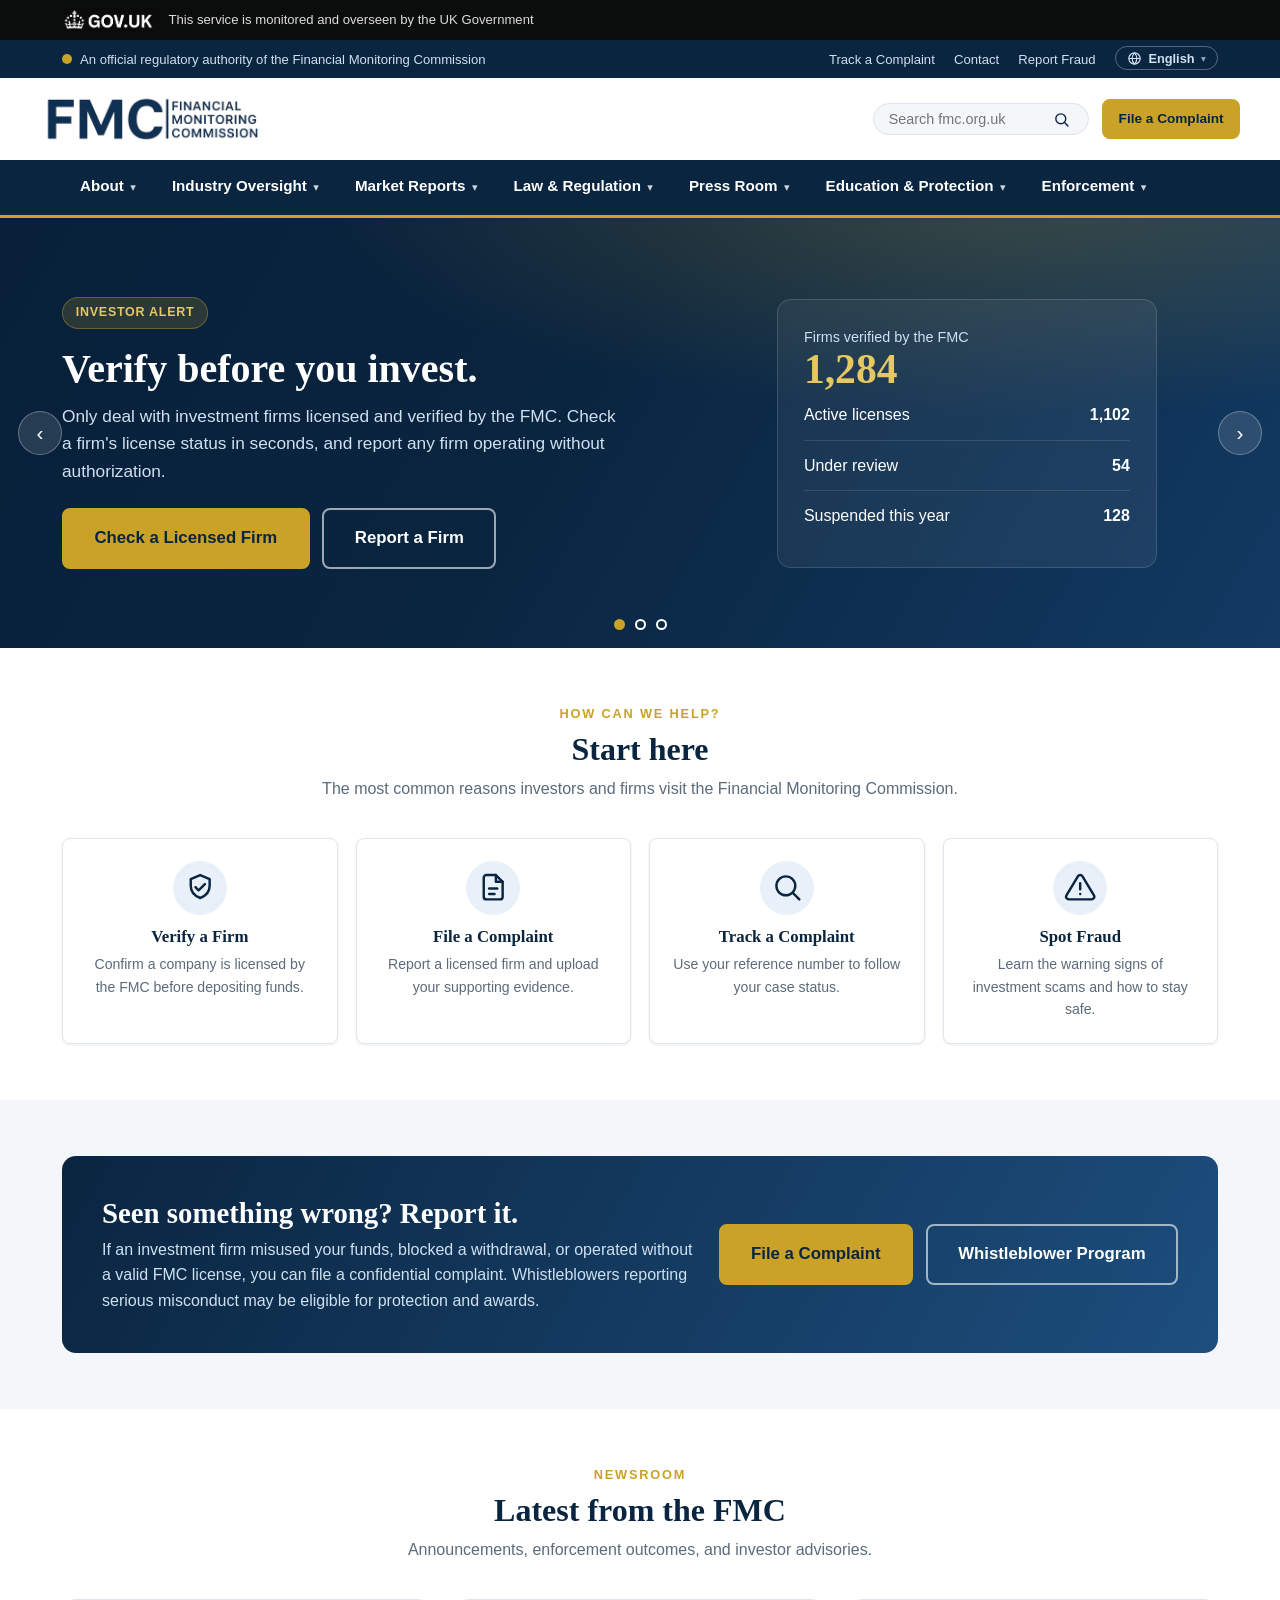
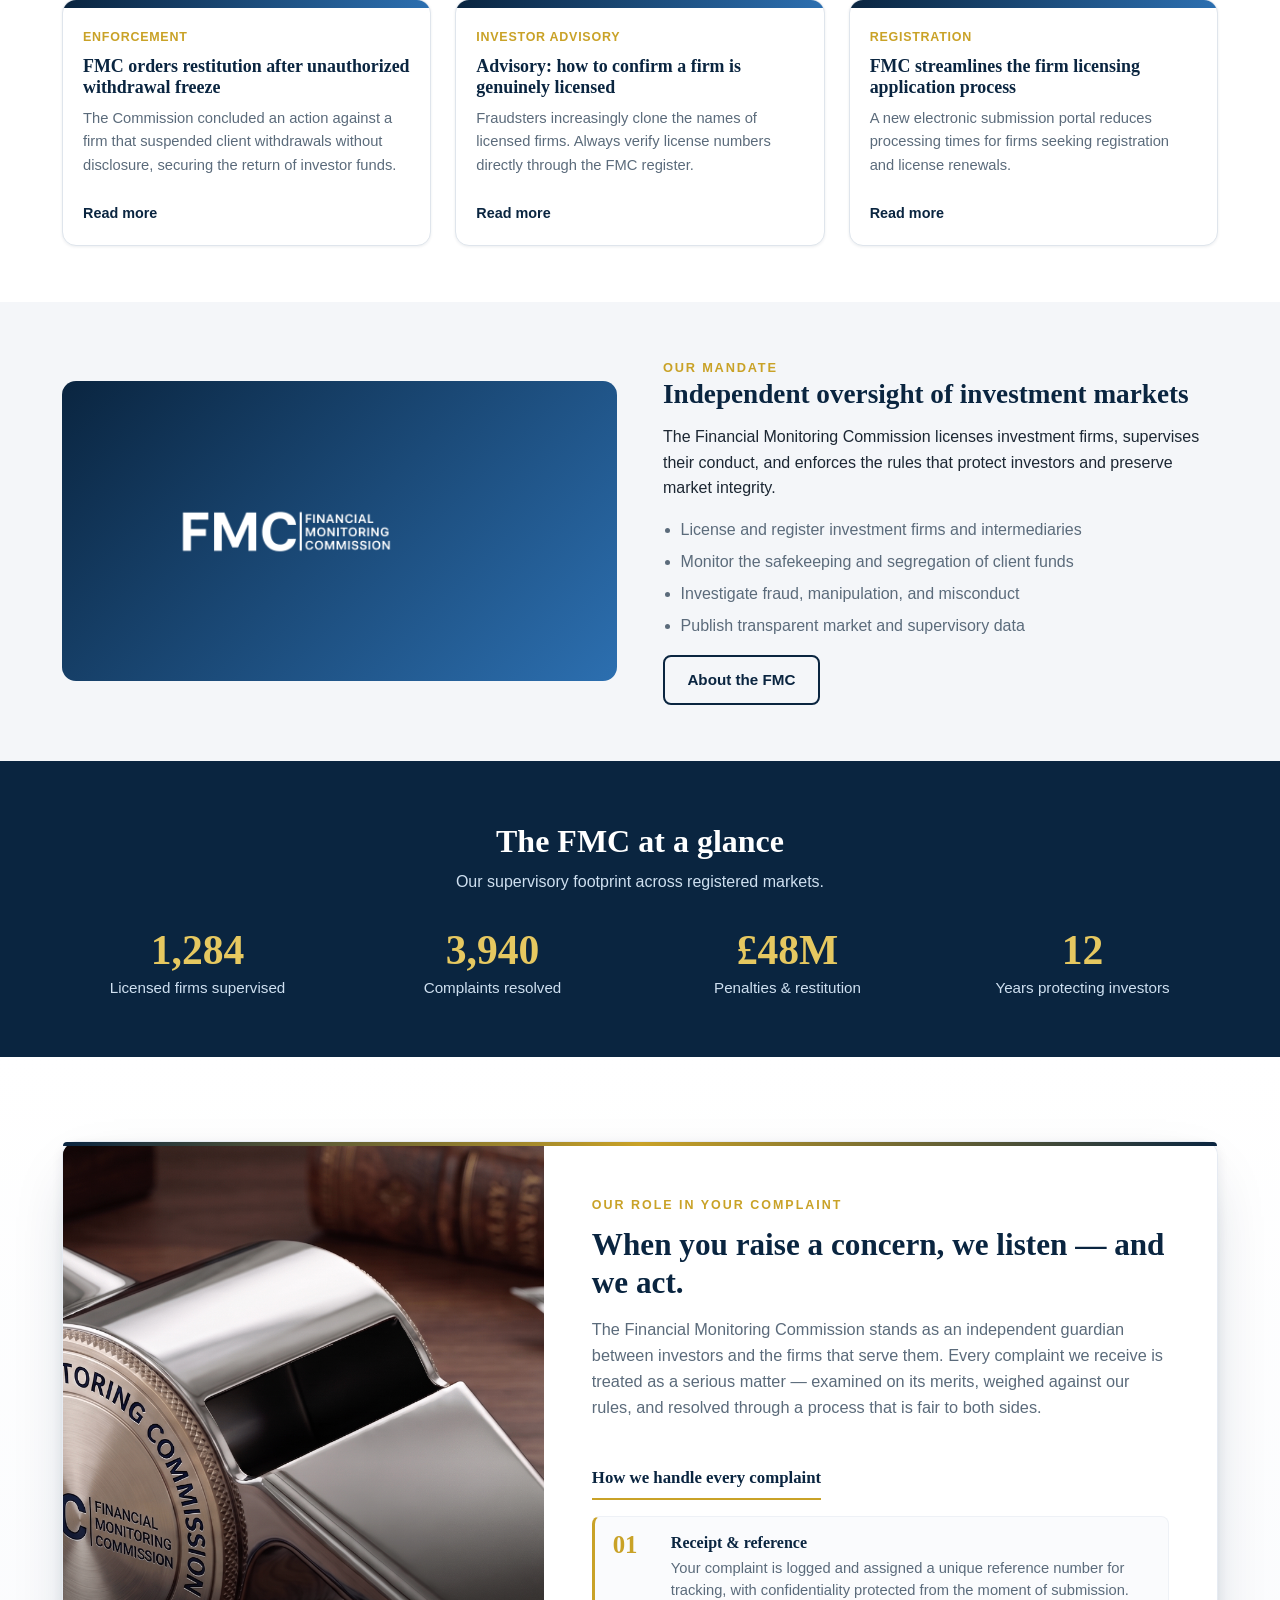
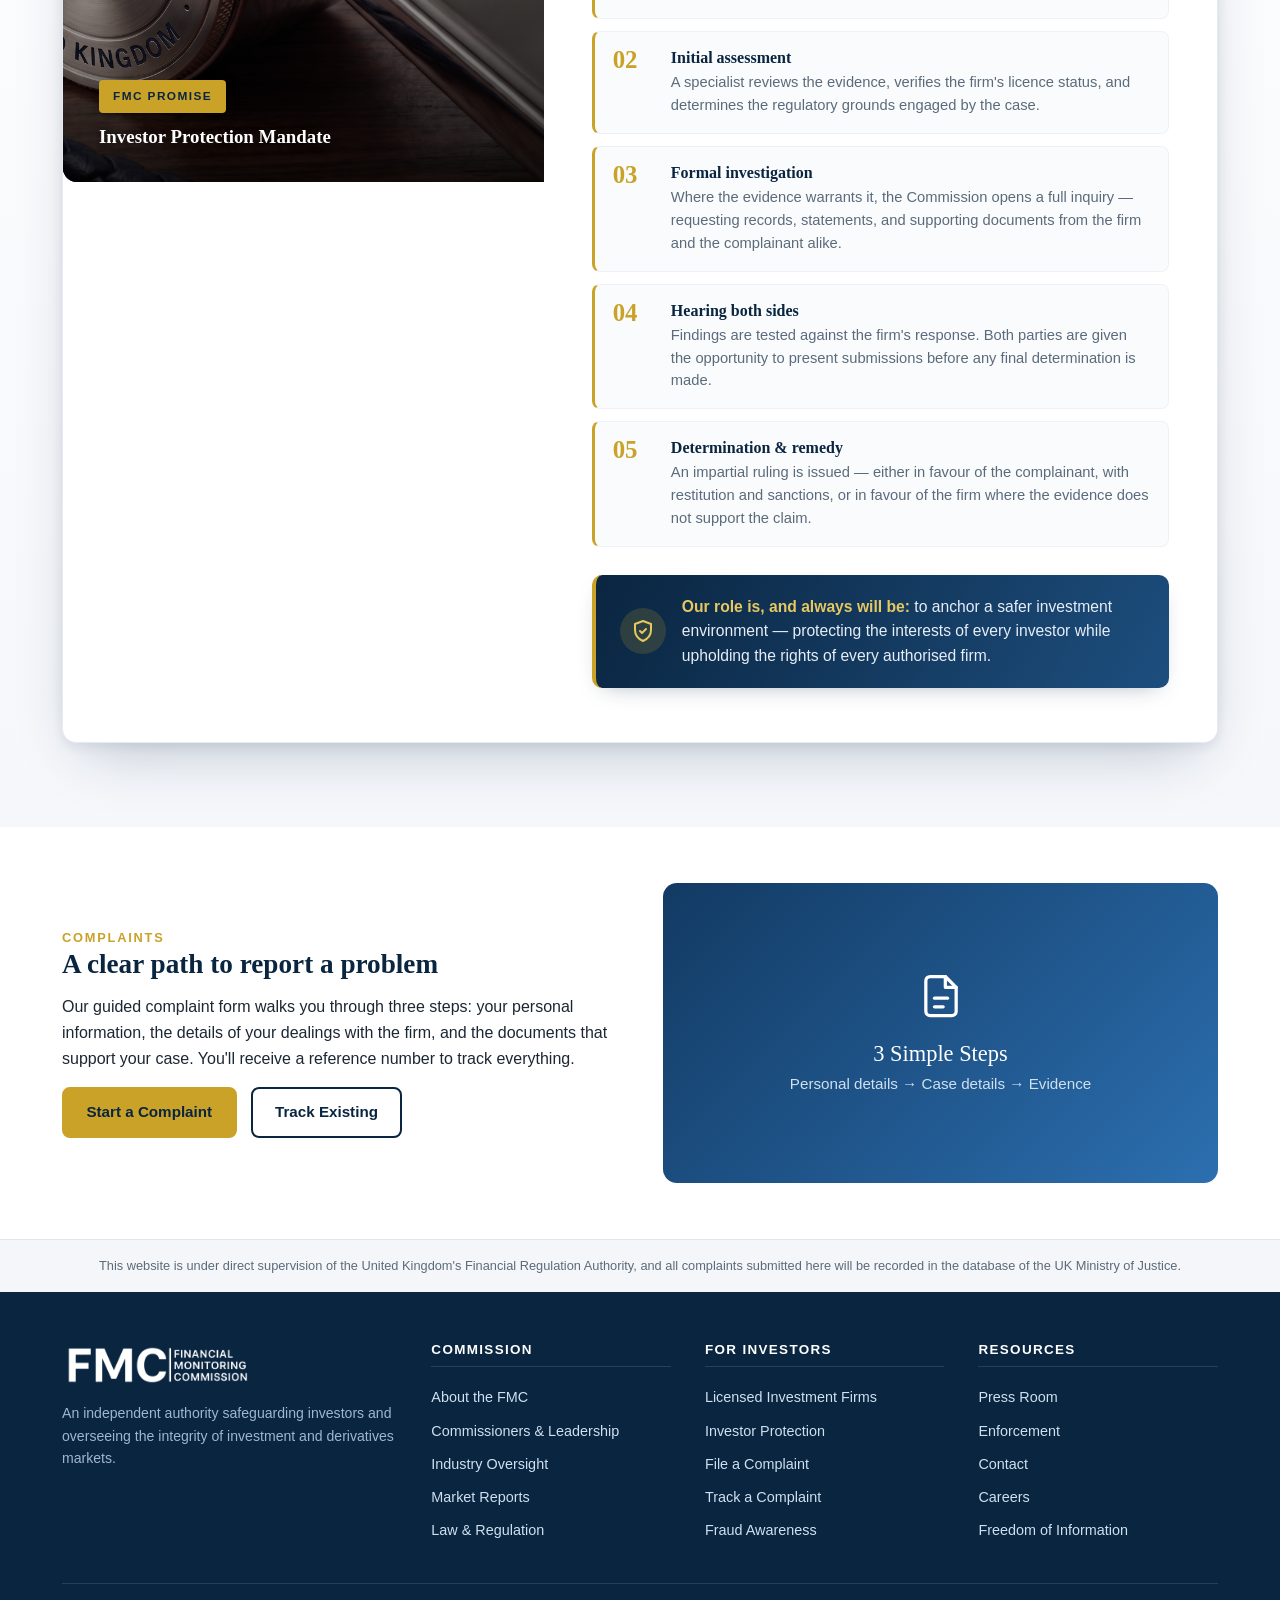
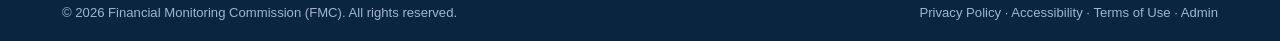
<file: index.html>
<!DOCTYPE html>
<html lang="en">
<head>
  <meta charset="UTF-8">
  <meta name="viewport" content="width=device-width, initial-scale=1.0">
  <title>Financial Monitoring Commission (FMC)</title>
  <meta name="description" content="The Financial Monitoring Commission (FMC) protects investors, oversees licensed investment firms, and ensures the integrity of the markets.">
  <link rel="stylesheet" href="assets/css/styles.css">
  <script src="assets/js/translations.js"></script>
  <script src="assets/js/i18n.js"></script>
</head>
<body>
  <div id="site-header"></div>

  <!-- ===================== HERO CAROUSEL ===================== -->
  <section class="hero" style="padding:0">
    <button class="hero-arrow prev" aria-label="Previous">&#8249;</button>
    <button class="hero-arrow next" aria-label="Next">&#8250;</button>
    <div class="slides">

      <div class="slide active">
        <div class="container">
          <div>
            <span class="tag" data-i18n="home.h1.tag">Investor Alert</span>
            <h1 data-i18n="home.h1.h">Verify before you invest.</h1>
            <p data-i18n="home.h1.p">Only deal with investment firms licensed and verified by the FMC. Check a firm's license status in seconds, and report any firm operating without authorization.</p>
            <div class="actions">
              <a class="btn btn-gold btn-lg" href="pages/companies.html" data-i18n="home.h1.b1">Check a Licensed Firm</a>
              <a class="btn btn-ghost btn-lg" href="pages/complaint.html" data-i18n="home.h1.b2">Report a Firm</a>
            </div>
          </div>
          <div class="slide-visual">
            <div class="panel">
              <div class="lbl" data-i18n="home.h1.stat">Firms verified by the FMC</div>
              <div class="big">1,284</div>
              <div class="stat-row"><span data-i18n="home.h1.s1">Active licenses</span><b>1,102</b></div>
              <div class="stat-row"><span data-i18n="home.h1.s2">Under review</span><b>54</b></div>
              <div class="stat-row"><span data-i18n="home.h1.s3">Suspended this year</span><b>128</b></div>
            </div>
          </div>
        </div>
      </div>

      <div class="slide">
        <div class="container">
          <div>
            <span class="tag" data-i18n="home.h2.tag">Enforcement</span>
            <h1 data-i18n="home.h2.h">Holding misconduct to account.</h1>
            <p data-i18n="home.h2.p">The FMC investigates fraud, misrepresentation, and the misuse of investor funds. Submit a complaint with supporting evidence and track your case from start to resolution.</p>
            <div class="actions">
              <a class="btn btn-gold btn-lg" href="pages/complaint.html" data-i18n="cta.file">File a Complaint</a>
              <a class="btn btn-ghost btn-lg" href="pages/track.html" data-i18n="cta.track">Track a Complaint</a>
            </div>
          </div>
          <div class="slide-visual">
            <div class="panel">
              <div class="lbl" data-i18n="home.h2.stat">Enforcement &mdash; this year</div>
              <div class="big">&pound;48.2M</div>
              <div class="stat-row"><span data-i18n="home.h2.s1">Restitution ordered</span><b>&pound;31.7M</b></div>
              <div class="stat-row"><span data-i18n="home.h2.s2">Actions filed</span><b>212</b></div>
              <div class="stat-row"><span data-i18n="home.h2.s3">Complaints resolved</span><b>3,940</b></div>
            </div>
          </div>
        </div>
      </div>

      <div class="slide">
        <div class="container">
          <div>
            <span class="tag" data-i18n="home.h3.tag">Transparency</span>
            <h1 data-i18n="home.h3.h">Open markets, informed investors.</h1>
            <p data-i18n="home.h3.p">We publish market positioning data, firm financial disclosures, and supervisory reports so the public can make decisions with confidence.</p>
            <div class="actions">
              <a class="btn btn-gold btn-lg" href="pages/reports.html" data-i18n="home.h3.b1">View Market Reports</a>
              <a class="btn btn-ghost btn-lg" href="pages/law.html" data-i18n="nav.law">Law &amp; Regulation</a>
            </div>
          </div>
          <div class="slide-visual">
            <div class="panel">
              <div class="lbl" data-i18n="home.h3.stat">Published this quarter</div>
              <div class="big">76</div>
              <div class="stat-row"><span data-i18n="home.h3.s1">Weekly data reports</span><b>13</b></div>
              <div class="stat-row"><span data-i18n="home.h3.s2">Rulemaking notices</span><b>9</b></div>
              <div class="stat-row"><span data-i18n="home.h3.s3">Advisories issued</span><b>21</b></div>
            </div>
          </div>
        </div>
      </div>

    </div>
    <div class="hero-dots"></div>
  </section>

  <!-- ===================== QUICK LINKS ===================== -->
  <section>
    <div class="container">
      <div class="section-head">
        <div class="eyebrow" data-i18n="home.start.eyebrow">How can we help?</div>
        <h2 data-i18n="home.start.h">Start here</h2>
        <p data-i18n="home.start.p">The most common reasons investors and firms visit the Financial Monitoring Commission.</p>
      </div>
      <div class="quicklinks">
        <a class="ql-card" href="pages/companies.html">
          <div class="ico"><svg viewBox="0 0 24 24" aria-hidden="true"><path d="M12 3l7 3v5c0 4.5-3 7.6-7 9-4-1.4-7-4.5-7-9V6l7-3z"/><path d="M8.5 12l2.3 2.3L15.5 9.7"/></svg></div>
          <h3 data-i18n="home.ql1.h">Verify a Firm</h3>
          <p data-i18n="home.ql1.p">Confirm a company is licensed by the FMC before depositing funds.</p>
        </a>
        <a class="ql-card" href="pages/complaint.html">
          <div class="ico"><svg viewBox="0 0 24 24" aria-hidden="true"><path d="M14 3H7a2 2 0 0 0-2 2v14a2 2 0 0 0 2 2h10a2 2 0 0 0 2-2V8z"/><path d="M14 3v5h5"/><path d="M9 13h6"/><path d="M9 17h4"/></svg></div>
          <h3 data-i18n="home.ql2.h">File a Complaint</h3>
          <p data-i18n="home.ql2.p">Report a licensed firm and upload your supporting evidence.</p>
        </a>
        <a class="ql-card" href="pages/track.html">
          <div class="ico"><svg viewBox="0 0 24 24" aria-hidden="true"><circle cx="11" cy="11" r="7"/><path d="M21 21l-4.3-4.3"/></svg></div>
          <h3 data-i18n="home.ql3.h">Track a Complaint</h3>
          <p data-i18n="home.ql3.p">Use your reference number to follow your case status.</p>
        </a>
        <a class="ql-card" href="pages/education.html#fraud">
          <div class="ico"><svg viewBox="0 0 24 24" aria-hidden="true"><path d="M10.3 3.9 1.8 18a2 2 0 0 0 1.7 3h17a2 2 0 0 0 1.7-3L13.7 3.9a2 2 0 0 0-3.4 0z"/><path d="M12 9v4.5"/><path d="M12 17h.01"/></svg></div>
          <h3 data-i18n="home.ql4.h">Spot Fraud</h3>
          <p data-i18n="home.ql4.p">Learn the warning signs of investment scams and how to stay safe.</p>
        </a>
      </div>
    </div>
  </section>

  <!-- ===================== REPORT FRAUD BAND ===================== -->
  <section class="section-alt">
    <div class="container">
      <div class="report-band">
        <div>
          <h2 data-i18n="home.report.h">Seen something wrong? Report it.</h2>
          <p data-i18n="home.report.p">If an investment firm misused your funds, blocked a withdrawal, or operated without a valid FMC license, you can file a confidential complaint. Whistleblowers reporting serious misconduct may be eligible for protection and awards.</p>
        </div>
        <div class="actions">
          <a class="btn btn-gold btn-lg" href="pages/complaint.html" data-i18n="cta.file">File a Complaint</a>
          <a class="btn btn-ghost btn-lg" href="pages/enforcement.html#whistleblower" data-i18n="m.whistle">Whistleblower Program</a>
        </div>
      </div>
    </div>
  </section>

  <!-- ===================== NEWS ===================== -->
  <section>
    <div class="container">
      <div class="section-head">
        <div class="eyebrow" data-i18n="home.news.eyebrow">Newsroom</div>
        <h2 data-i18n="home.news.h">Latest from the FMC</h2>
        <p data-i18n="home.news.p">Announcements, enforcement outcomes, and investor advisories.</p>
      </div>
      <div class="cards">
        <article class="card">
          <div class="card-top"></div>
          <div class="card-body">
            <div class="meta" data-i18n="home.news1.meta">Enforcement</div>
            <h3 data-i18n="home.news1.h">FMC orders restitution after unauthorized withdrawal freeze</h3>
            <p data-i18n="home.news1.p">The Commission concluded an action against a firm that suspended client withdrawals without disclosure, securing the return of investor funds.</p>
            <a class="more" href="pages/press.html#releases" data-i18n="cta.readMore">Read more &rarr;</a>
          </div>
        </article>
        <article class="card">
          <div class="card-top"></div>
          <div class="card-body">
            <div class="meta" data-i18n="home.news2.meta">Investor Advisory</div>
            <h3 data-i18n="home.news2.h">Advisory: how to confirm a firm is genuinely licensed</h3>
            <p data-i18n="home.news2.p">Fraudsters increasingly clone the names of licensed firms. Always verify license numbers directly through the FMC register.</p>
            <a class="more" href="pages/education.html#advisories" data-i18n="cta.readMore">Read more &rarr;</a>
          </div>
        </article>
        <article class="card">
          <div class="card-top"></div>
          <div class="card-body">
            <div class="meta" data-i18n="home.news3.meta">Registration</div>
            <h3 data-i18n="home.news3.h">FMC streamlines the firm licensing application process</h3>
            <p data-i18n="home.news3.p">A new electronic submission portal reduces processing times for firms seeking registration and license renewals.</p>
            <a class="more" href="pages/oversight.html#registration" data-i18n="cta.readMore">Read more &rarr;</a>
          </div>
        </article>
      </div>
    </div>
  </section>

  <!-- ===================== FEATURE: OVERSIGHT ===================== -->
  <section class="section-alt">
    <div class="container">
      <div class="feature">
        <div class="feature-media"><div id="featSeal"></div></div>
        <div>
          <div class="eyebrow" style="color:var(--gold);font-weight:700;letter-spacing:.14em;text-transform:uppercase;font-size:.8rem" data-i18n="home.feat1.eyebrow">Our Mandate</div>
          <h2 data-i18n="home.feat1.h">Independent oversight of investment markets</h2>
          <p data-i18n="home.feat1.p">The Financial Monitoring Commission licenses investment firms, supervises their conduct, and enforces the rules that protect investors and preserve market integrity.</p>
          <ul>
            <li data-i18n="home.feat1.li1">License and register investment firms and intermediaries</li>
            <li data-i18n="home.feat1.li2">Monitor the safekeeping and segregation of client funds</li>
            <li data-i18n="home.feat1.li3">Investigate fraud, manipulation, and misconduct</li>
            <li data-i18n="home.feat1.li4">Publish transparent market and supervisory data</li>
          </ul>
          <a class="btn btn-outline" href="pages/about.html" data-i18n="footer.aboutFmc">About the FMC</a>
        </div>
      </div>
    </div>
  </section>

  <!-- ===================== STATS ===================== -->
  <section class="section-navy">
    <div class="container">
      <div class="section-head"><h2 data-i18n="home.stats.h">The FMC at a glance</h2><p data-i18n="home.stats.p">Our supervisory footprint across registered markets.</p></div>
      <div class="stats-band">
        <div><div class="num">1,284</div><div class="lbl" data-i18n="home.stats.l1">Licensed firms supervised</div></div>
        <div><div class="num">3,940</div><div class="lbl" data-i18n="home.stats.l2">Complaints resolved</div></div>
        <div><div class="num">&pound;48M</div><div class="lbl" data-i18n="home.stats.l3">Penalties &amp; restitution</div></div>
        <div><div class="num">12</div><div class="lbl" data-i18n="home.stats.l4">Years protecting investors</div></div>
      </div>
    </div>
  </section>

  <!-- ===================== WHISTLE PROMISE BANNER ===================== -->
  <section class="whistle-banner" aria-labelledby="whistleBannerTitle">
    <div class="container">
      <div class="wb-card">
        <div class="wb-media">
          <img src="assets/img/fmc-whistle.png" alt="FMC oversight whistle">
          <div class="wb-media-overlay">
            <span class="wb-tag" data-i18n="home.whistle.eyebrow">FMC Promise</span>
            <div class="wb-tag-sub" data-i18n="home.whistle.eyebrowSub">Investor Protection Mandate</div>
          </div>
        </div>
        <div class="wb-content">
          <div class="eyebrow wb-kicker" data-i18n="home.whistle.kicker">Our role in your complaint</div>
          <h2 id="whistleBannerTitle" data-i18n="home.whistle.h">When you raise a concern, we listen &mdash; and we act.</h2>
          <p data-i18n="home.whistle.p1">The Financial Monitoring Commission stands as an independent guardian between investors and the firms that serve them. Every complaint we receive is treated as a serious matter &mdash; examined on its merits, weighed against our rules, and resolved through a process that is fair to both sides.</p>

          <h3 class="wb-steps-title" data-i18n="home.whistle.stepsTitle">How we handle every complaint</h3>
          <ol class="wb-steps">
            <li>
              <span class="wb-num">01</span>
              <div>
                <h4 data-i18n="home.whistle.s1.h">Receipt &amp; reference</h4>
                <p data-i18n="home.whistle.s1.p">Your complaint is logged and assigned a unique reference number for tracking, with confidentiality protected from the moment of submission.</p>
              </div>
            </li>
            <li>
              <span class="wb-num">02</span>
              <div>
                <h4 data-i18n="home.whistle.s2.h">Initial assessment</h4>
                <p data-i18n="home.whistle.s2.p">A specialist reviews the evidence, verifies the firm's licence status, and determines the regulatory grounds engaged by the case.</p>
              </div>
            </li>
            <li>
              <span class="wb-num">03</span>
              <div>
                <h4 data-i18n="home.whistle.s3.h">Formal investigation</h4>
                <p data-i18n="home.whistle.s3.p">Where the evidence warrants it, the Commission opens a full inquiry &mdash; requesting records, statements, and supporting documents from the firm and the complainant alike.</p>
              </div>
            </li>
            <li>
              <span class="wb-num">04</span>
              <div>
                <h4 data-i18n="home.whistle.s4.h">Hearing both sides</h4>
                <p data-i18n="home.whistle.s4.p">Findings are tested against the firm's response. Both parties are given the opportunity to present submissions before any final determination is made.</p>
              </div>
            </li>
            <li>
              <span class="wb-num">05</span>
              <div>
                <h4 data-i18n="home.whistle.s5.h">Determination &amp; remedy</h4>
                <p data-i18n="home.whistle.s5.p">An impartial ruling is issued &mdash; either in favour of the complainant, with restitution and sanctions, or in favour of the firm where the evidence does not support the claim.</p>
              </div>
            </li>
          </ol>

          <div class="wb-pledge">
            <div class="wb-pledge-icon">
              <svg viewBox="0 0 24 24" fill="none" stroke="currentColor" stroke-width="2" stroke-linecap="round" stroke-linejoin="round" aria-hidden="true"><path d="M12 2 4 5v6c0 5 3.5 9 8 11 4.5-2 8-6 8-11V5l-8-3z"/><path d="m9 12 2 2 4-4"/></svg>
            </div>
            <p data-i18n-html="home.whistle.pledge"><strong>Our role is, and always will be:</strong> to anchor a safer investment environment &mdash; protecting the interests of every investor while upholding the rights of every authorised firm.</p>
          </div>
        </div>
      </div>
    </div>
  </section>

  <!-- ===================== FEATURE: COMPLAINTS ===================== -->
  <section>
    <div class="container">
      <div class="feature reverse">
        <div class="feature-media" style="background:linear-gradient(135deg,#123a63,#2c6fb0)">
          <div style="text-align:center;color:#fff;padding:24px">
            <div><svg width="52" height="52" viewBox="0 0 24 24" fill="none" stroke="currentColor" stroke-width="1.5" stroke-linecap="round" stroke-linejoin="round" aria-hidden="true" style="display:inline-block"><path d="M14 3H7a2 2 0 0 0-2 2v14a2 2 0 0 0 2 2h10a2 2 0 0 0 2-2V8z"/><path d="M14 3v5h5"/><path d="M9 13h6"/><path d="M9 17h4"/></svg></div>
            <div style="font-family:var(--serif);font-size:1.4rem;margin-top:.4rem" data-i18n="home.feat2.badge">3 Simple Steps</div>
            <div style="color:#cfe0f0;font-size:.95rem" data-i18n="home.feat2.sub">Personal details &rarr; Case details &rarr; Evidence</div>
          </div>
        </div>
        <div>
          <div class="eyebrow" style="color:var(--gold);font-weight:700;letter-spacing:.14em;text-transform:uppercase;font-size:.8rem" data-i18n="home.feat2.eyebrow">Complaints</div>
          <h2 data-i18n="home.feat2.h">A clear path to report a problem</h2>
          <p data-i18n="home.feat2.p">Our guided complaint form walks you through three steps: your personal information, the details of your dealings with the firm, and the documents that support your case. You'll receive a reference number to track everything.</p>
          <a class="btn btn-gold" href="pages/complaint.html" data-i18n="home.feat2.b1">Start a Complaint</a>
          <a class="btn btn-outline" href="pages/track.html" style="margin-left:.6rem" data-i18n="home.feat2.b2">Track Existing</a>
        </div>
      </div>
    </div>
  </section>

  <div class="disclaimer">
    <div class="container" data-i18n="common.disclaimer">This website is under direct supervision of the United Kingdom's Financial Regulation Authority, and all complaints submitted here will be recorded in the database of the UK Ministry of Justice.</div>
  </div>

  <div id="site-footer"></div>

  <script src="assets/js/main.js"></script>
  <script>
    document.addEventListener("DOMContentLoaded", function () {
      FMC_initCarousel();
      var fs = document.getElementById("featSeal");
      if (fs) fs.innerHTML = FMC_LOGO('on-dark feat-logo');
    });
  </script>
</body>
</html>
</file>
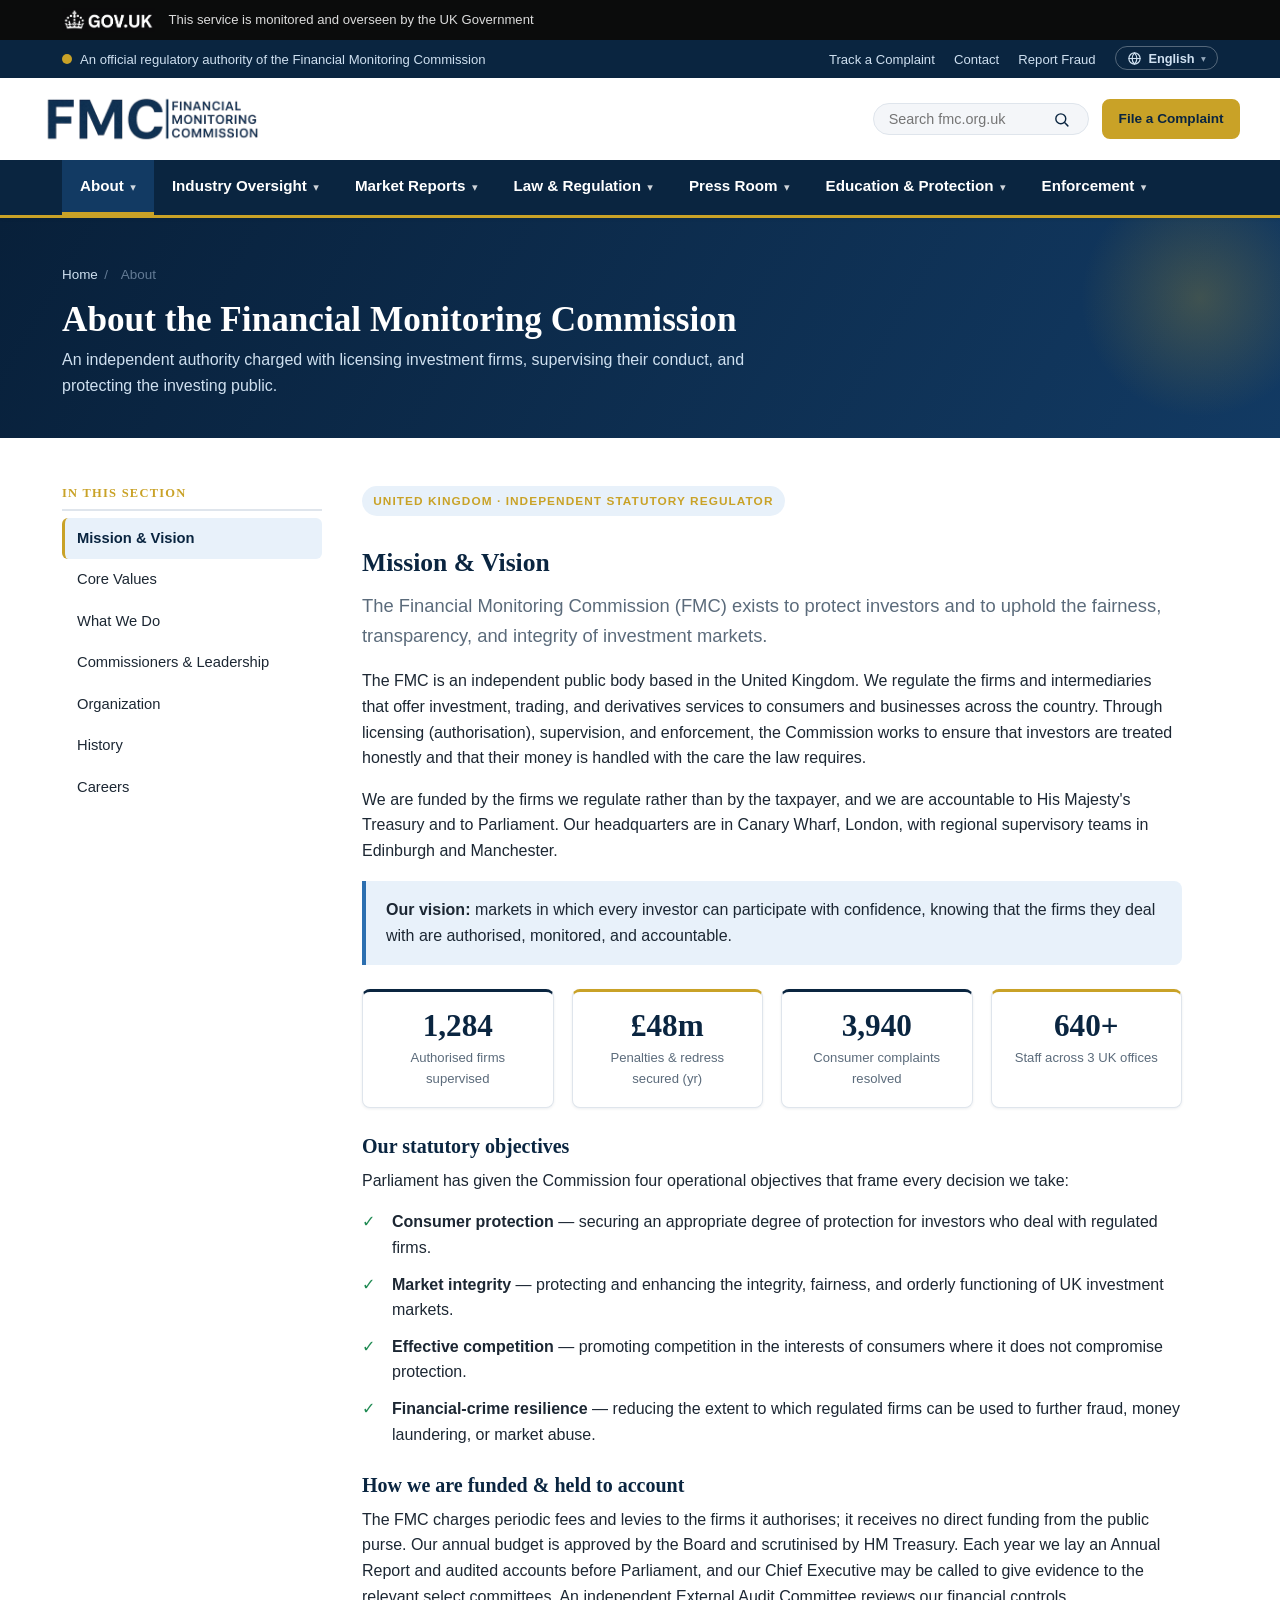
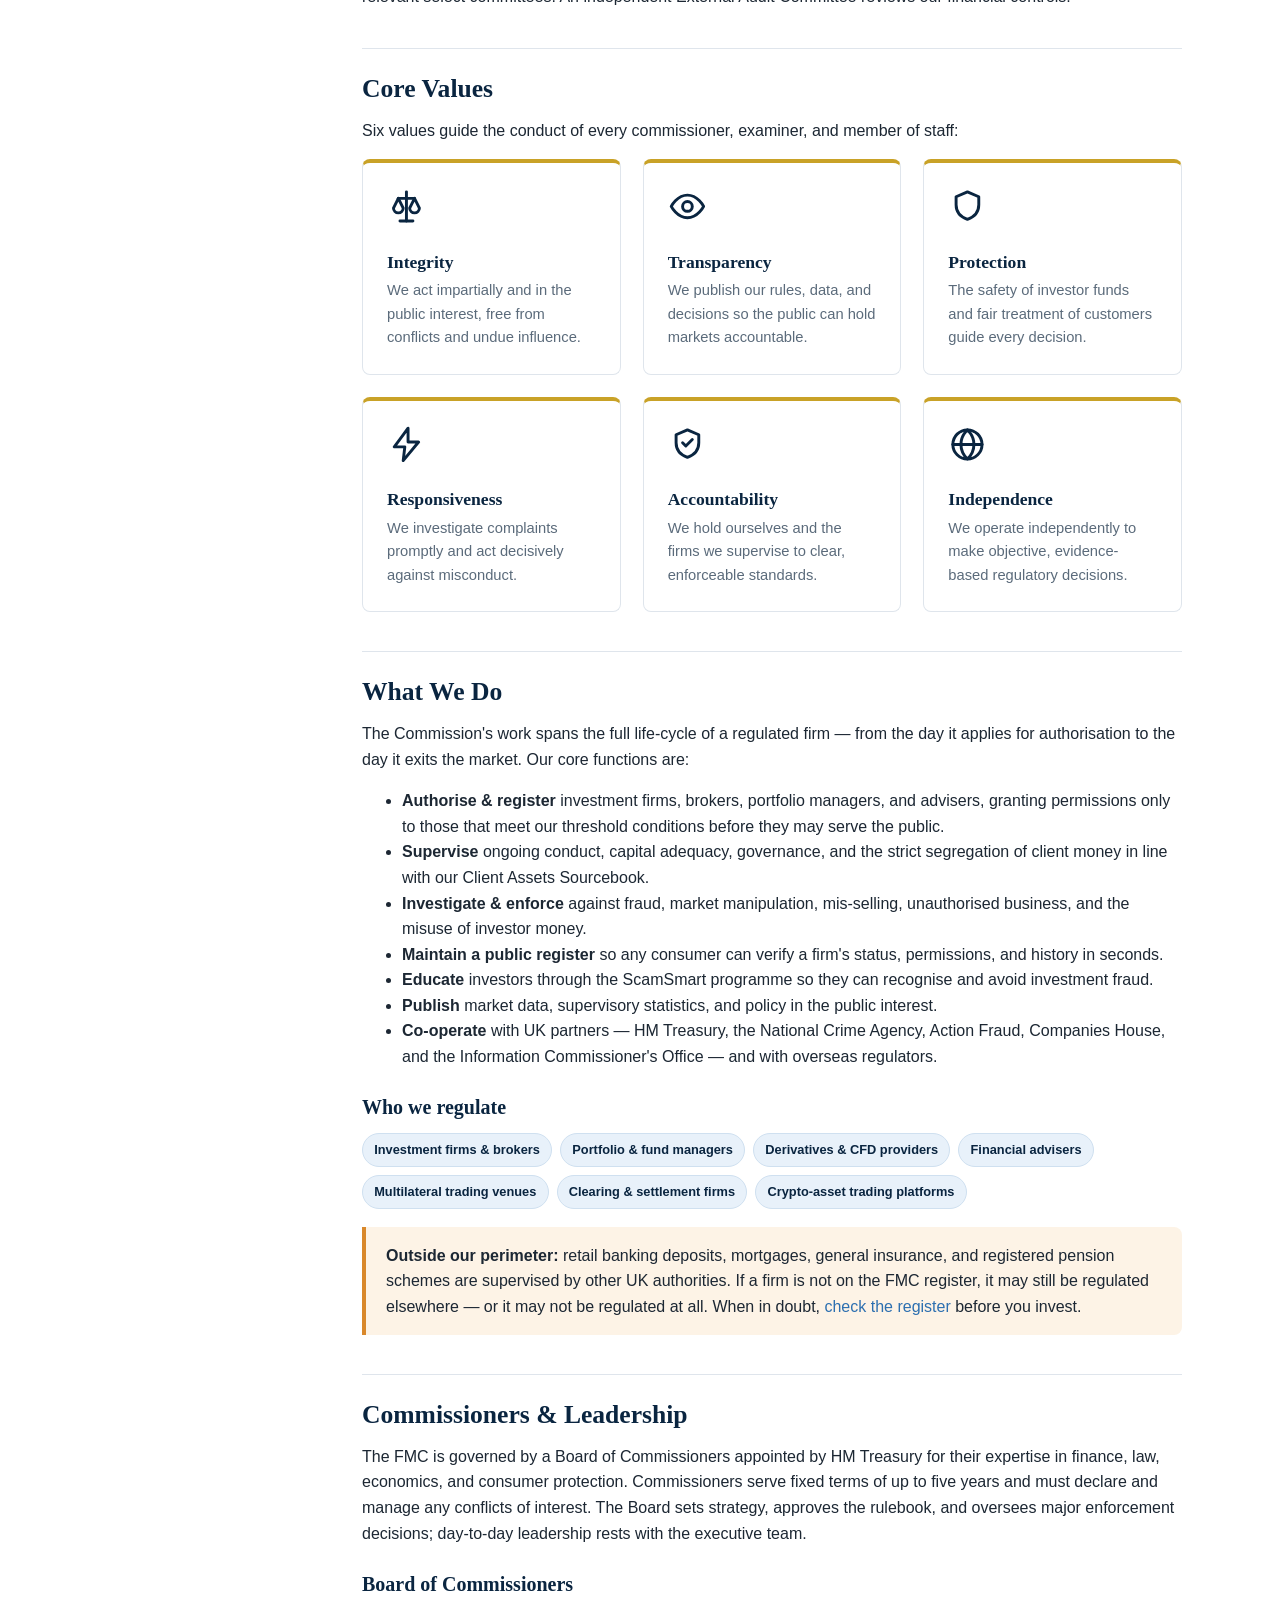
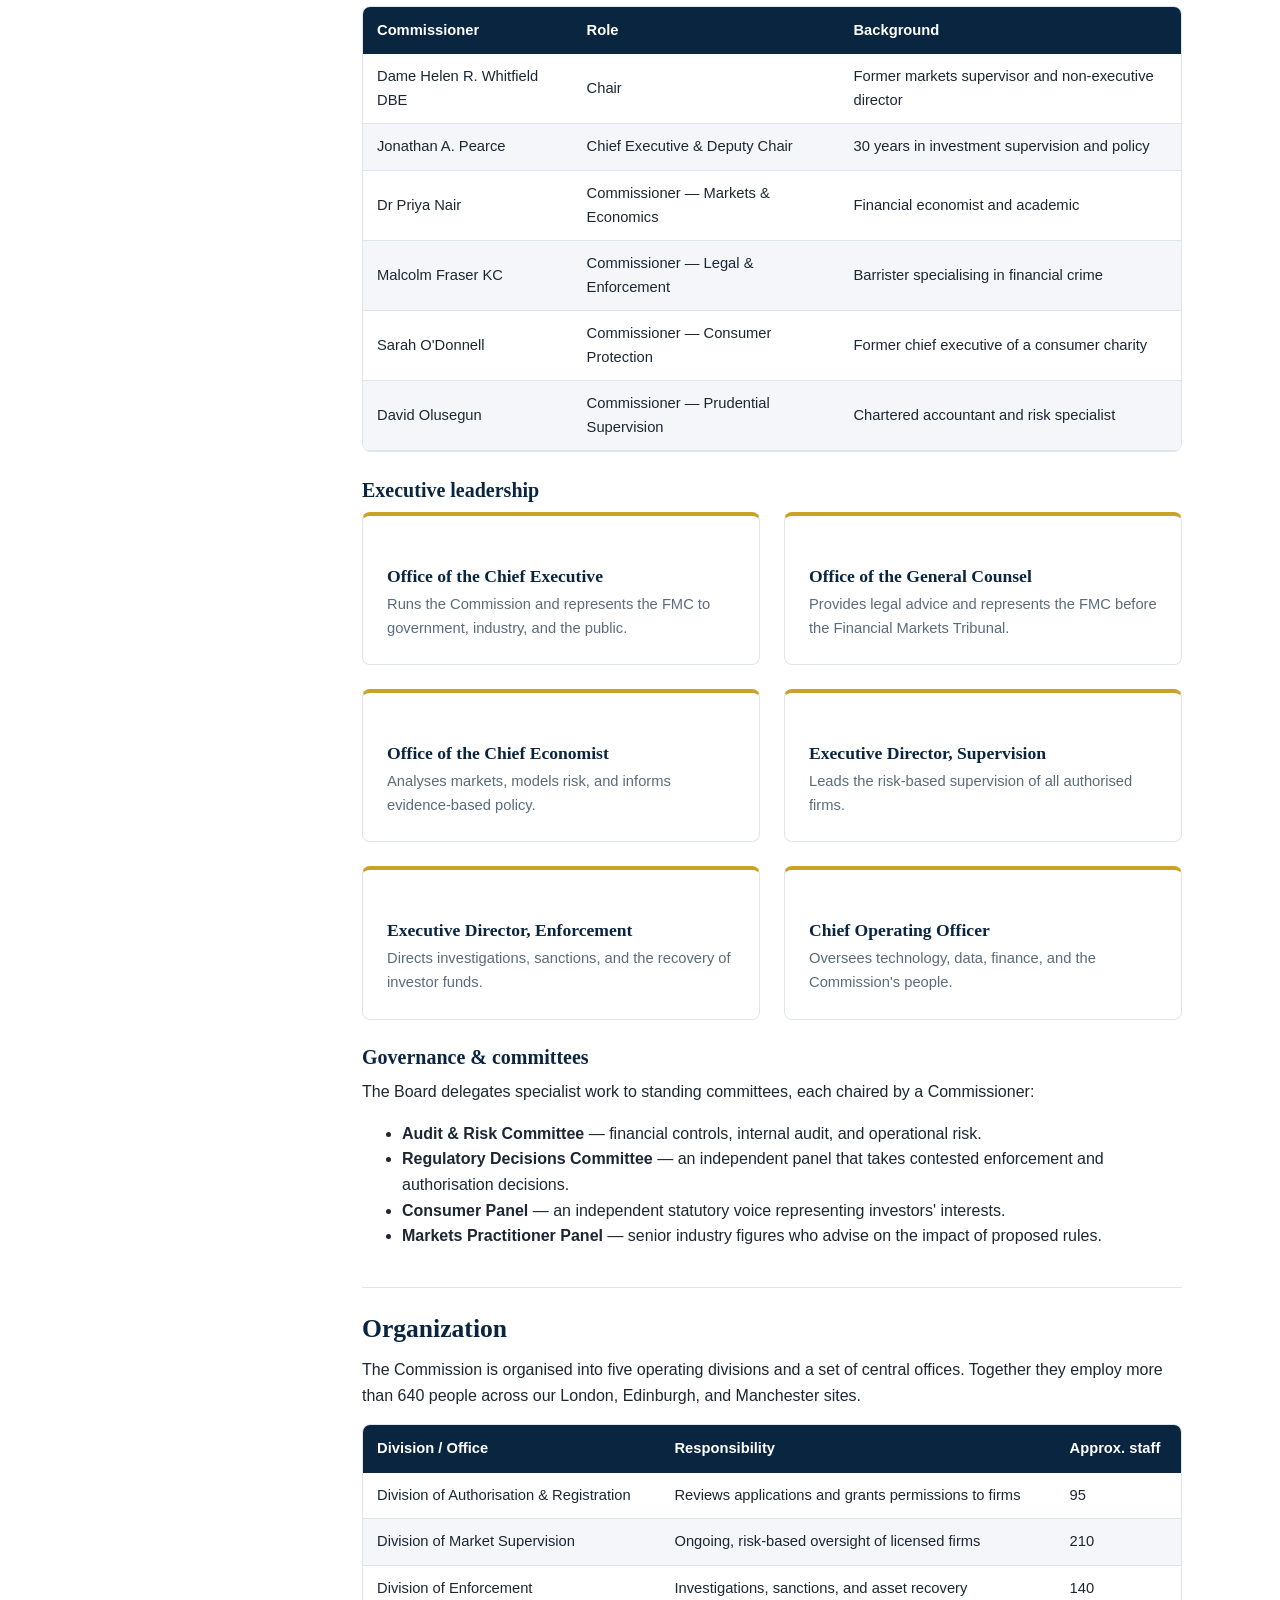
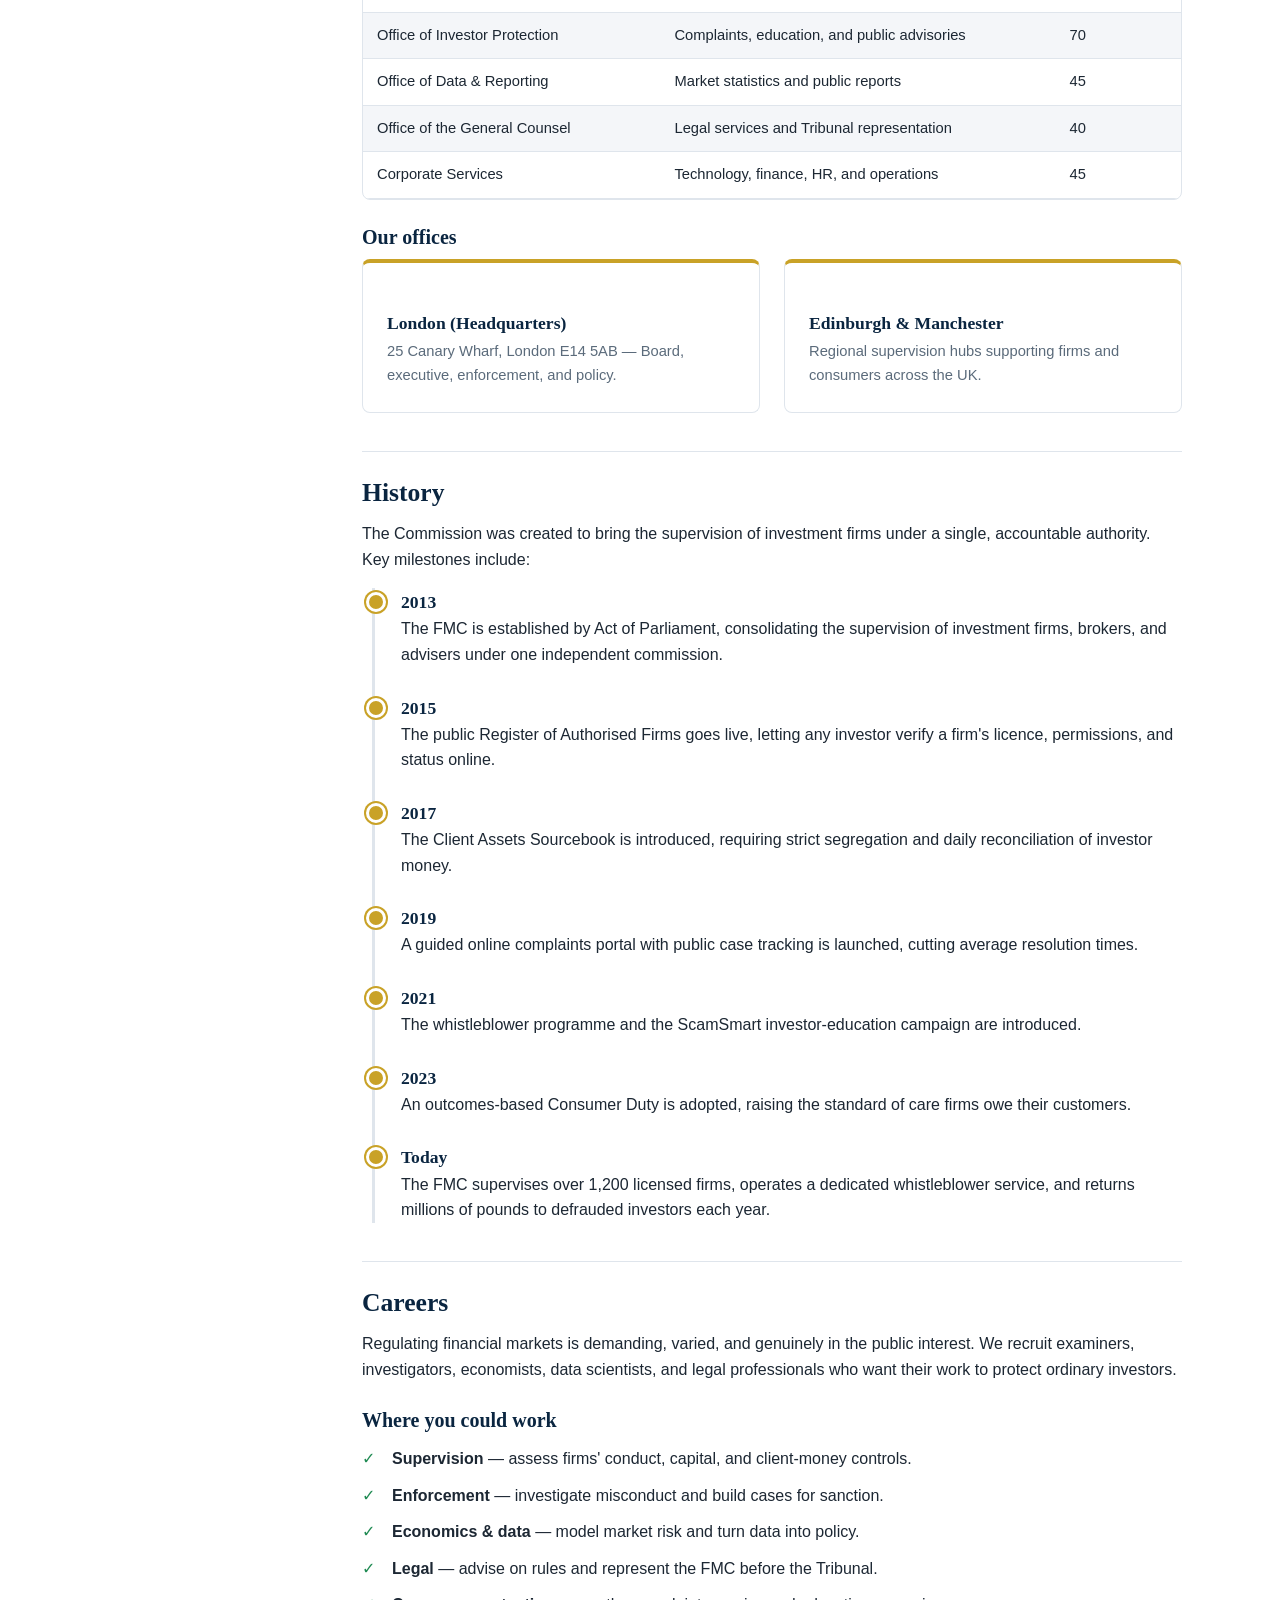
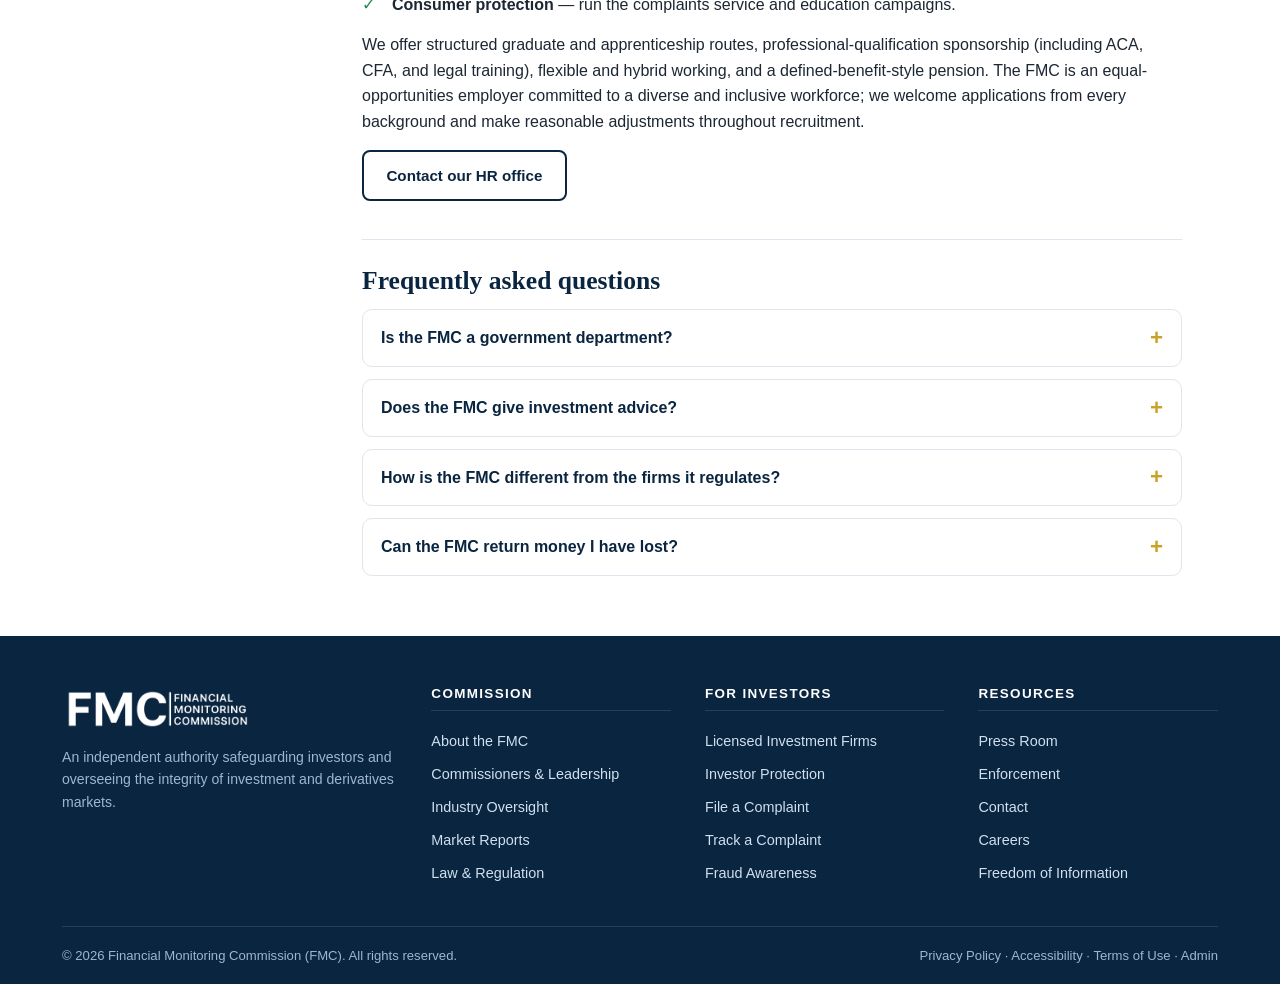
<file: pages/about.html>
<!DOCTYPE html>
<html lang="en">
<head>
  <meta charset="UTF-8">
  <meta name="viewport" content="width=device-width, initial-scale=1.0">
  <title>About | Financial Monitoring Commission (FMC)</title>
  <link rel="stylesheet" href="../assets/css/styles.css">
  <script src="../assets/js/translations.js"></script>
  <script src="../assets/js/i18n.js"></script>
</head>
<body>
  <div id="site-header"></div>

  <section class="page-hero">
    <div class="container">
      <div class="breadcrumb"><a href="../index.html" data-i18n="common.home">Home</a><span>/</span><span data-i18n="nav.about">About the FMC</span></div>
      <h1 data-i18n="ab.h1">About the Financial Monitoring Commission</h1>
      <p data-i18n="ab.intro">An independent authority charged with licensing investment firms, supervising their conduct, and protecting the investing public.</p>
    </div>
  </section>

  <div class="container layout">
    <aside class="sidebar">
      <h4 data-i18n="common.inSection">In this section</h4>
      <nav>
        <a href="#mission" class="active" data-i18n="ab.mission">Mission &amp; Vision</a>
        <a href="#values" data-i18n="ab.values">Core Values</a>
        <a href="#what" data-i18n="ab.what">What We Do</a>
        <a href="#leadership" data-i18n="ab.leadership">Commissioners</a>
        <a href="#organization" data-i18n="ab.org">Organization</a>
        <a href="#history" data-i18n="ab.history">History</a>
        <a href="#careers" data-i18n="ab.careers">Careers</a>
      </nav>
    </aside>

    <main class="content prose">
      <span class="kicker" data-i18n-html="ab.b1">United Kingdom &middot; Independent statutory regulator</span>
      <h2 id="mission" class="sec" data-i18n="ab.mission">Mission &amp; Vision</h2>
      <p class="lead" data-i18n="ab.lead">The Financial Monitoring Commission (FMC) exists to protect investors and to uphold the fairness, transparency, and integrity of investment markets.</p>
      <p data-i18n="ab.b2">The FMC is an independent public body based in the United Kingdom. We regulate the firms and intermediaries that offer investment, trading, and derivatives services to consumers and businesses across the country. Through licensing (authorisation), supervision, and enforcement, the Commission works to ensure that investors are treated honestly and that their money is handled with the care the law requires.</p>
      <p data-i18n="ab.b3">We are funded by the firms we regulate rather than by the taxpayer, and we are accountable to His Majesty's Treasury and to Parliament. Our headquarters are in Canary Wharf, London, with regional supervisory teams in Edinburgh and Manchester.</p>
      <div class="callout" data-i18n-html="ab.b4"><strong>Our vision:</strong> markets in which every investor can participate with confidence, knowing that the firms they deal with are authorised, monitored, and accountable.</div>

      <div class="kpi-grid">
        <div class="kpi"><div class="n">1,284</div><div class="k" data-i18n="ab.b5">Authorised firms supervised</div></div>
        <div class="kpi gold"><div class="n">&pound;48m</div><div class="k" data-i18n-html="ab.b6">Penalties &amp; redress secured (yr)</div></div>
        <div class="kpi"><div class="n">3,940</div><div class="k" data-i18n="ab.b7">Consumer complaints resolved</div></div>
        <div class="kpi gold"><div class="n">640+</div><div class="k" data-i18n="ab.b8">Staff across 3 UK offices</div></div>
      </div>

      <h3 data-i18n="ab.b9">Our statutory objectives</h3>
      <p data-i18n="ab.b10">Parliament has given the Commission four operational objectives that frame every decision we take:</p>
      <ul class="check">
        <li data-i18n-html="ab.b11"><strong>Consumer protection</strong> &mdash; securing an appropriate degree of protection for investors who deal with regulated firms.</li>
        <li data-i18n-html="ab.b12"><strong>Market integrity</strong> &mdash; protecting and enhancing the integrity, fairness, and orderly functioning of UK investment markets.</li>
        <li data-i18n-html="ab.b13"><strong>Effective competition</strong> &mdash; promoting competition in the interests of consumers where it does not compromise protection.</li>
        <li data-i18n-html="ab.b14"><strong>Financial-crime resilience</strong> &mdash; reducing the extent to which regulated firms can be used to further fraud, money laundering, or market abuse.</li>
      </ul>

      <h3 data-i18n-html="ab.b15">How we are funded &amp; held to account</h3>
      <p data-i18n="ab.b16">The FMC charges periodic fees and levies to the firms it authorises; it receives no direct funding from the public purse. Our annual budget is approved by the Board and scrutinised by HM Treasury. Each year we lay an Annual Report and audited accounts before Parliament, and our Chief Executive may be called to give evidence to the relevant select committees. An independent External Audit Committee reviews our financial controls.</p>

      <h2 id="values" class="sec" data-i18n="ab.values">Core Values</h2>
      <p data-i18n="ab.b17">Six values guide the conduct of every commissioner, examiner, and member of staff:</p>
      <div class="value-grid">
        <div class="value-card"><div class="ico"><svg viewBox="0 0 24 24" aria-hidden="true"><path d="M12 3v18"/><path d="M7 7h10"/><path d="M7 7l-3 6a3 3 0 0 0 6 0z"/><path d="M17 7l-3 6a3 3 0 0 0 6 0z"/><path d="M8 21h8"/></svg></div><h3 data-i18n="ab.b18">Integrity</h3><p data-i18n="ab.b19">We act impartially and in the public interest, free from conflicts and undue influence.</p></div>
        <div class="value-card"><div class="ico"><svg viewBox="0 0 24 24" aria-hidden="true"><path d="M2 12s3.5-7 10-7 10 7 10 7-3.5 7-10 7-10-7-10-7z"/><circle cx="12" cy="12" r="3"/></svg></div><h3 data-i18n="ab.b20">Transparency</h3><p data-i18n="ab.b21">We publish our rules, data, and decisions so the public can hold markets accountable.</p></div>
        <div class="value-card"><div class="ico"><svg viewBox="0 0 24 24" aria-hidden="true"><path d="M12 3l7 3v5c0 4.5-3 7.6-7 9-4-1.4-7-4.5-7-9V6l7-3z"/></svg></div><h3 data-i18n="ab.b22">Protection</h3><p data-i18n="ab.b23">The safety of investor funds and fair treatment of customers guide every decision.</p></div>
        <div class="value-card"><div class="ico"><svg viewBox="0 0 24 24" aria-hidden="true"><path d="M13 2L4.5 13.5H11l-1 8.5L19.5 10.5H13z"/></svg></div><h3 data-i18n="ab.b24">Responsiveness</h3><p data-i18n="ab.b25">We investigate complaints promptly and act decisively against misconduct.</p></div>
        <div class="value-card"><div class="ico"><svg viewBox="0 0 24 24" aria-hidden="true"><path d="M9 11l2 2 4-4"/><path d="M12 3l7 3v5c0 4.5-3 7.6-7 9-4-1.4-7-4.5-7-9V6l7-3z"/></svg></div><h3 data-i18n="ab.b26">Accountability</h3><p data-i18n="ab.b27">We hold ourselves and the firms we supervise to clear, enforceable standards.</p></div>
        <div class="value-card"><div class="ico"><svg viewBox="0 0 24 24" aria-hidden="true"><circle cx="12" cy="12" r="9"/><path d="M3 12h18"/><path d="M12 3c2.6 2.5 4 5.6 4 9s-1.4 6.5-4 9c-2.6-2.5-4-5.6-4-9s1.4-6.5 4-9z"/></svg></div><h3 data-i18n="ab.b28">Independence</h3><p data-i18n="ab.b29">We operate independently to make objective, evidence-based regulatory decisions.</p></div>
      </div>

      <h2 id="what" class="sec" data-i18n="ab.what">What We Do</h2>
      <p data-i18n-html="ab.b30">The Commission's work spans the full life-cycle of a regulated firm &mdash; from the day it applies for authorisation to the day it exits the market. Our core functions are:</p>
      <ul>
        <li data-i18n-html="ab.b31"><strong>Authorise &amp; register</strong> investment firms, brokers, portfolio managers, and advisers, granting permissions only to those that meet our threshold conditions before they may serve the public.</li>
        <li data-i18n-html="ab.b32"><strong>Supervise</strong> ongoing conduct, capital adequacy, governance, and the strict segregation of client money in line with our Client Assets Sourcebook.</li>
        <li data-i18n-html="ab.b33"><strong>Investigate &amp; enforce</strong> against fraud, market manipulation, mis-selling, unauthorised business, and the misuse of investor money.</li>
        <li data-i18n-html="ab.b34"><strong>Maintain a public register</strong> so any consumer can verify a firm's status, permissions, and history in seconds.</li>
        <li data-i18n-html="ab.b35"><strong>Educate</strong> investors through the ScamSmart programme so they can recognise and avoid investment fraud.</li>
        <li data-i18n-html="ab.b36"><strong>Publish</strong> market data, supervisory statistics, and policy in the public interest.</li>
        <li data-i18n-html="ab.b37"><strong>Co-operate</strong> with UK partners &mdash; HM Treasury, the National Crime Agency, Action Fraud, Companies House, and the Information Commissioner's Office &mdash; and with overseas regulators.</li>
      </ul>

      <h3 data-i18n="ab.b38">Who we regulate</h3>
      <div class="taglist">
        <span class="tag" data-i18n-html="ab.b39">Investment firms &amp; brokers</span>
        <span class="tag" data-i18n-html="ab.b40">Portfolio &amp; fund managers</span>
        <span class="tag" data-i18n-html="ab.b41">Derivatives &amp; CFD providers</span>
        <span class="tag" data-i18n="ab.b42">Financial advisers</span>
        <span class="tag" data-i18n="ab.b43">Multilateral trading venues</span>
        <span class="tag" data-i18n-html="ab.b44">Clearing &amp; settlement firms</span>
        <span class="tag" data-i18n="ab.b45">Crypto-asset trading platforms</span>
      </div>
      <div class="callout warn" data-i18n-html="ab.b46"><strong>Outside our perimeter:</strong> retail banking deposits, mortgages, general insurance, and registered pension schemes are supervised by other UK authorities. If a firm is not on the FMC register, it may still be regulated elsewhere &mdash; or it may not be regulated at all. When in doubt, <a href="companies.html">check the register</a> before you invest.</div>

      <h2 id="leadership" class="sec" data-i18n="ab.leadership">Commissioners &amp; Leadership</h2>
      <p data-i18n="ab.b47">The FMC is governed by a Board of Commissioners appointed by HM Treasury for their expertise in finance, law, economics, and consumer protection. Commissioners serve fixed terms of up to five years and must declare and manage any conflicts of interest. The Board sets strategy, approves the rulebook, and oversees major enforcement decisions; day-to-day leadership rests with the executive team.</p>
      <h3 data-i18n="ab.b48">Board of Commissioners</h3>
      <div class="table-wrap">
        <table class="data">
          <thead><tr><th data-i18n="ab.b49">Commissioner</th><th data-i18n="ab.b50">Role</th><th data-i18n="ab.b51">Background</th></tr></thead>
          <tbody>
            <tr><td>Dame Helen R. Whitfield DBE</td><td data-i18n="ab.b52">Chair</td><td data-i18n="ab.b53">Former markets supervisor and non-executive director</td></tr>
            <tr><td>Jonathan A. Pearce</td><td data-i18n-html="ab.b54">Chief Executive &amp; Deputy Chair</td><td data-i18n="ab.b55">30 years in investment supervision and policy</td></tr>
            <tr><td>Dr Priya Nair</td><td data-i18n-html="ab.b56">Commissioner &mdash; Markets &amp; Economics</td><td data-i18n="ab.b57">Financial economist and academic</td></tr>
            <tr><td>Malcolm Fraser KC</td><td data-i18n-html="ab.b58">Commissioner &mdash; Legal &amp; Enforcement</td><td data-i18n="ab.b59">Barrister specialising in financial crime</td></tr>
            <tr><td>Sarah O'Donnell</td><td data-i18n-html="ab.b60">Commissioner &mdash; Consumer Protection</td><td data-i18n="ab.b61">Former chief executive of a consumer charity</td></tr>
            <tr><td>David Olusegun</td><td data-i18n-html="ab.b62">Commissioner &mdash; Prudential Supervision</td><td data-i18n="ab.b63">Chartered accountant and risk specialist</td></tr>
          </tbody>
        </table>
      </div>
      <h3 data-i18n="ab.b64">Executive leadership</h3>
      <div class="grid-2">
        <div class="value-card"><h3 data-i18n="ab.b65">Office of the Chief Executive</h3><p class="muted" data-i18n="ab.b66">Runs the Commission and represents the FMC to government, industry, and the public.</p></div>
        <div class="value-card"><h3 data-i18n="ab.b67">Office of the General Counsel</h3><p class="muted" data-i18n="ab.b68">Provides legal advice and represents the FMC before the Financial Markets Tribunal.</p></div>
        <div class="value-card"><h3 data-i18n="ab.b69">Office of the Chief Economist</h3><p class="muted" data-i18n="ab.b70">Analyses markets, models risk, and informs evidence-based policy.</p></div>
        <div class="value-card"><h3 data-i18n="ab.b71">Executive Director, Supervision</h3><p class="muted" data-i18n="ab.b72">Leads the risk-based supervision of all authorised firms.</p></div>
        <div class="value-card"><h3 data-i18n="ab.b73">Executive Director, Enforcement</h3><p class="muted" data-i18n="ab.b74">Directs investigations, sanctions, and the recovery of investor funds.</p></div>
        <div class="value-card"><h3 data-i18n="ab.b75">Chief Operating Officer</h3><p class="muted" data-i18n="ab.b76">Oversees technology, data, finance, and the Commission's people.</p></div>
      </div>

      <h3 data-i18n-html="ab.b77">Governance &amp; committees</h3>
      <p data-i18n="ab.b78">The Board delegates specialist work to standing committees, each chaired by a Commissioner:</p>
      <ul>
        <li data-i18n-html="ab.b79"><strong>Audit &amp; Risk Committee</strong> &mdash; financial controls, internal audit, and operational risk.</li>
        <li data-i18n-html="ab.b80"><strong>Regulatory Decisions Committee</strong> &mdash; an independent panel that takes contested enforcement and authorisation decisions.</li>
        <li data-i18n-html="ab.b81"><strong>Consumer Panel</strong> &mdash; an independent statutory voice representing investors' interests.</li>
        <li data-i18n-html="ab.b82"><strong>Markets Practitioner Panel</strong> &mdash; senior industry figures who advise on the impact of proposed rules.</li>
      </ul>

      <h2 id="organization" class="sec" data-i18n="ab.org">Organization</h2>
      <p data-i18n="ab.b83">The Commission is organised into five operating divisions and a set of central offices. Together they employ more than 640 people across our London, Edinburgh, and Manchester sites.</p>
      <div class="table-wrap">
        <table class="data">
          <thead><tr><th data-i18n="ab.b84">Division / Office</th><th data-i18n="ab.b85">Responsibility</th><th data-i18n="ab.b86">Approx. staff</th></tr></thead>
          <tbody>
            <tr><td data-i18n-html="ab.b87">Division of Authorisation &amp; Registration</td><td data-i18n="ab.b88">Reviews applications and grants permissions to firms</td><td>95</td></tr>
            <tr><td data-i18n="ab.b89">Division of Market Supervision</td><td data-i18n="ab.b90">Ongoing, risk-based oversight of licensed firms</td><td>210</td></tr>
            <tr><td data-i18n="ab.b91">Division of Enforcement</td><td data-i18n="ab.b92">Investigations, sanctions, and asset recovery</td><td>140</td></tr>
            <tr><td data-i18n="ab.b93">Office of Investor Protection</td><td data-i18n="ab.b94">Complaints, education, and public advisories</td><td>70</td></tr>
            <tr><td data-i18n-html="ab.b95">Office of Data &amp; Reporting</td><td data-i18n="ab.b96">Market statistics and public reports</td><td>45</td></tr>
            <tr><td data-i18n="ab.b97">Office of the General Counsel</td><td data-i18n="ab.b98">Legal services and Tribunal representation</td><td>40</td></tr>
            <tr><td data-i18n="ab.b99">Corporate Services</td><td data-i18n="ab.b100">Technology, finance, HR, and operations</td><td>45</td></tr>
          </tbody>
        </table>
      </div>
      <h3 data-i18n="ab.b101">Our offices</h3>
      <div class="grid-2">
        <div class="value-card"><h3 data-i18n="ab.b102">London (Headquarters)</h3><p class="muted" data-i18n-html="ab.b103">25 Canary Wharf, London E14 5AB &mdash; Board, executive, enforcement, and policy.</p></div>
        <div class="value-card"><h3 data-i18n-html="ab.b104">Edinburgh &amp; Manchester</h3><p class="muted" data-i18n="ab.b105">Regional supervision hubs supporting firms and consumers across the UK.</p></div>
      </div>

      <h2 id="history" class="sec" data-i18n="ab.history">History</h2>
      <p data-i18n="ab.b106">The Commission was created to bring the supervision of investment firms under a single, accountable authority. Key milestones include:</p>
      <div class="timeline">
        <div class="tl"><div class="year">2013</div><p data-i18n="ab.b107">The FMC is established by Act of Parliament, consolidating the supervision of investment firms, brokers, and advisers under one independent commission.</p></div>
        <div class="tl"><div class="year">2015</div><p data-i18n="ab.b108">The public Register of Authorised Firms goes live, letting any investor verify a firm's licence, permissions, and status online.</p></div>
        <div class="tl"><div class="year">2017</div><p data-i18n="ab.b109">The Client Assets Sourcebook is introduced, requiring strict segregation and daily reconciliation of investor money.</p></div>
        <div class="tl"><div class="year">2019</div><p data-i18n="ab.b110">A guided online complaints portal with public case tracking is launched, cutting average resolution times.</p></div>
        <div class="tl"><div class="year">2021</div><p data-i18n="ab.b111">The whistleblower programme and the ScamSmart investor-education campaign are introduced.</p></div>
        <div class="tl"><div class="year">2023</div><p data-i18n="ab.b112">An outcomes-based Consumer Duty is adopted, raising the standard of care firms owe their customers.</p></div>
        <div class="tl"><div class="year">Today</div><p data-i18n="ab.b113">The FMC supervises over 1,200 licensed firms, operates a dedicated whistleblower service, and returns millions of pounds to defrauded investors each year.</p></div>
      </div>

      <h2 id="careers" class="sec" data-i18n="ab.careers">Careers</h2>
      <p data-i18n="ab.b114">Regulating financial markets is demanding, varied, and genuinely in the public interest. We recruit examiners, investigators, economists, data scientists, and legal professionals who want their work to protect ordinary investors.</p>
      <h3 data-i18n="ab.b115">Where you could work</h3>
      <ul class="check">
        <li data-i18n-html="ab.b116"><strong>Supervision</strong> &mdash; assess firms' conduct, capital, and client-money controls.</li>
        <li data-i18n-html="ab.b117"><strong>Enforcement</strong> &mdash; investigate misconduct and build cases for sanction.</li>
        <li data-i18n-html="ab.b118"><strong>Economics &amp; data</strong> &mdash; model market risk and turn data into policy.</li>
        <li data-i18n-html="ab.b119"><strong>Legal</strong> &mdash; advise on rules and represent the FMC before the Tribunal.</li>
        <li data-i18n-html="ab.b120"><strong>Consumer protection</strong> &mdash; run the complaints service and education campaigns.</li>
      </ul>
      <p data-i18n="ab.b121">We offer structured graduate and apprenticeship routes, professional-qualification sponsorship (including ACA, CFA, and legal training), flexible and hybrid working, and a defined-benefit-style pension. The FMC is an equal-opportunities employer committed to a diverse and inclusive workforce; we welcome applications from every background and make reasonable adjustments throughout recruitment.</p>
      <a class="btn btn-outline" href="contact.html" data-i18n="ab.b122">Contact our HR office</a>

      <h2 class="sec" data-i18n="ab.b123">Frequently asked questions</h2>
      <div class="faq">
        <details><summary data-i18n="ab.b124">Is the FMC a government department?</summary><div class="a"><p data-i18n="ab.b125">No. The FMC is an independent statutory body. It operates at arm's length from government but is accountable to HM Treasury and Parliament, and is funded by the firms it regulates rather than by the taxpayer.</p></div></details>
        <details><summary data-i18n="ab.b126">Does the FMC give investment advice?</summary><div class="a"><p data-i18n-html="ab.b127">No. We regulate firms and protect consumers, but we never recommend particular investments, firms, or products. If you need advice, use an FMC-authorised financial adviser &mdash; and always <a href="companies.html">check the register</a> first.</p></div></details>
        <details><summary data-i18n="ab.b128">How is the FMC different from the firms it regulates?</summary><div class="a"><p data-i18n="ab.b129">The FMC does not trade, hold client money, or sell products. We set the rules, authorise firms, supervise their conduct, and take enforcement action when they break the rules.</p></div></details>
        <details><summary data-i18n="ab.b130">Can the FMC return money I have lost?</summary><div class="a"><p data-i18n-html="ab.b131">We can order firms to pay redress and we pursue the recovery of misappropriated funds, but recovery is never guaranteed. Eligible consumers of failed authorised firms may also claim from the statutory compensation scheme. See <a href="education.html">Investor Protection</a>.</p></div></details>
      </div>
    </main>
  </div>

  <div id="site-footer"></div>
  <script src="../assets/js/main.js"></script>
</body>
</html>
</file>
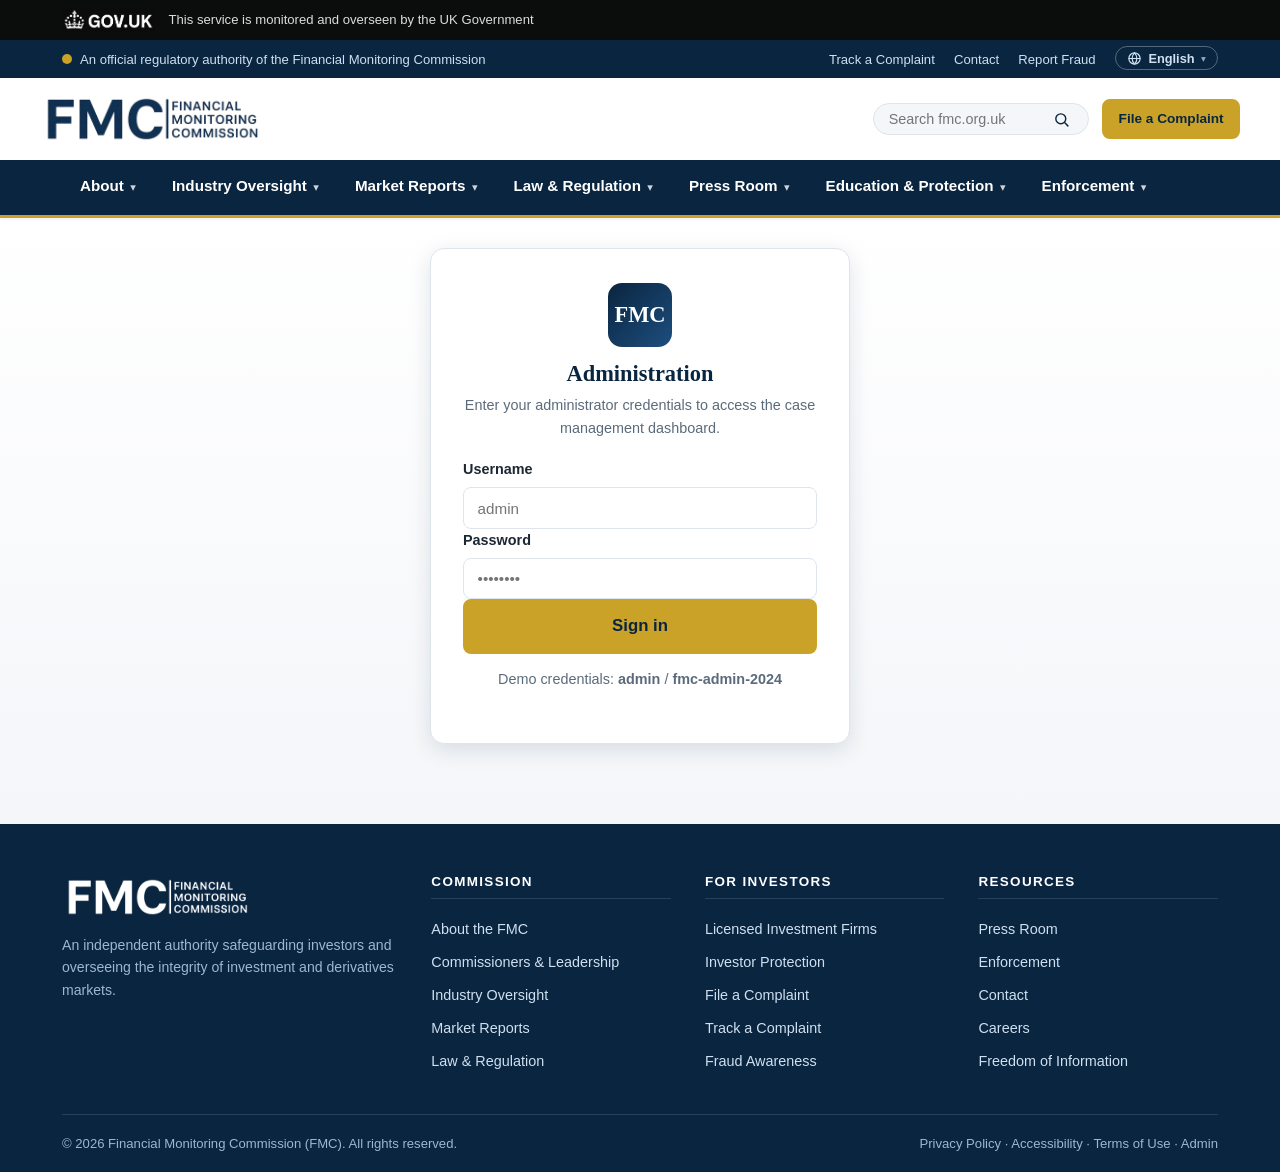
<file: pages/admin.html>
<!DOCTYPE html>
<html lang="en">
<head>
  <meta charset="UTF-8">
  <meta name="viewport" content="width=device-width, initial-scale=1.0">
  <title>Admin Dashboard | FMC</title>
  <meta name="description" content="FMC administrative dashboard.">
  <meta name="robots" content="noindex,nofollow">
  <link rel="stylesheet" href="../assets/css/styles.css">
  <script src="../assets/js/translations.js"></script>
  <script src="../assets/js/i18n.js"></script>
</head>
<body class="admin-body">
  <div id="site-header"></div>

  <!-- Login gate -->
  <section class="admin-login" id="adminLogin">
    <div class="container">
      <div class="login-card">
        <div class="login-logo">FMC</div>
        <h1>Administration</h1>
        <p class="muted">Enter your administrator credentials to access the case management dashboard.</p>
        <div class="field-group">
          <label>Username</label>
          <input id="adminUser" type="text" placeholder="admin" autocomplete="username">
        </div>
        <div class="field-group">
          <label>Password</label>
          <input id="adminPass" type="password" placeholder="••••••••" autocomplete="current-password">
        </div>
        <div class="field-error" id="adminLoginErr" style="display:none">Invalid credentials.</div>
        <button class="btn btn-gold btn-lg" id="adminLoginBtn" style="width:100%;justify-content:center">Sign in</button>
        <p class="muted small" style="margin-top:14px;text-align:center">Demo credentials: <strong>admin</strong> / <strong>fmc-admin-2024</strong></p>
      </div>
    </div>
  </section>

  <!-- Main shell -->
  <section class="admin-shell" id="adminShell" style="display:none">
    <div class="container">
      <div class="admin-topline">
        <div>
          <div class="muted small upcase">FMC</div>
          <h1 style="margin:4px 0 0">Case management dashboard</h1>
        </div>
        <div class="admin-topline-r">
          <span class="admin-tag">Administrator</span>
          <button class="btn btn-outline btn-sm" id="adminLogout">Sign out</button>
        </div>
      </div>

      <div class="admin-tabs">
        <button class="admin-tab active" data-tab="complaints">Complaints</button>
        <button class="admin-tab" data-tab="firms">Licensed firms</button>
        <button class="admin-tab" data-tab="officers">Officers</button>
        <button class="admin-tab" data-tab="payment">Payment settings</button>
      </div>

      <!-- Complaints tab -->
      <div class="admin-tab-panel active" id="tab-complaints">
        <div class="admin-grid">
          <aside class="admin-list-pane">
            <div class="admin-list-head">
              <input type="text" id="cmpSearch" placeholder="Search by ref, name, firm…">
              <select id="cmpFilter">
                <option value="">All states</option>
                <option value="received">Received</option>
                <option value="review">Under review</option>
                <option value="call">Call scheduled</option>
                <option value="info">Info requested</option>
                <option value="decision">Decision</option>
                <option value="closed">Closed</option>
              </select>
            </div>
            <ul class="admin-list" id="cmpList"></ul>
          </aside>
          <main class="admin-detail-pane" id="cmpDetail">
            <div class="empty-pane">
              <div class="empty-ico">&#9993;</div>
              <h3>Select a complaint</h3>
              <p class="muted">Choose a case from the list to review and manage.</p>
            </div>
          </main>
        </div>
      </div>

      <!-- Firms tab -->
      <div class="admin-tab-panel" id="tab-firms">
        <div class="firms-toolbar">
          <input type="text" id="firmSearch" placeholder="Search firms…">
          <select id="firmStatusFilter">
            <option value="">All statuses</option>
            <option value="active">Active</option>
            <option value="frozen">Frozen</option>
          </select>
          <button class="btn btn-gold" id="addFirmBtn">+ Add firm</button>
        </div>
        <div class="firms-table-wrap">
          <table class="firms-table">
            <thead>
              <tr>
                <th>License</th><th>Name</th><th>Type</th><th>City</th><th>Status</th><th>Complaints</th><th></th>
              </tr>
            </thead>
            <tbody id="firmsBody"></tbody>
          </table>
        </div>
      </div>

      <!-- Officers tab -->
      <div class="admin-tab-panel" id="tab-officers">
        <div class="officers-toolbar">
          <h2 style="margin:0">Case officers</h2>
          <button class="btn btn-gold" id="addOfficerBtn">+ Add officer</button>
        </div>
        <div class="officers-grid" id="officersGrid"></div>
      </div>

      <!-- Payment settings tab -->
      <div class="admin-tab-panel" id="tab-payment">
        <div class="pay-settings-grid">
          <section class="pay-settings-card">
            <h2 style="margin-top:0">Bank transfer details</h2>
            <p class="muted small">Shown to complainants who choose bank transfer in the payment popup.</p>
            <div class="form-grid">
              <div class="field-group full">
                <label>Beneficiary (account name)</label>
                <input id="psBankName" type="text" placeholder="Financial Monitoring Commission">
              </div>
              <div class="field-group full">
                <label>Bank name</label>
                <input id="psBankBank" type="text" placeholder="Bank of England">
              </div>
              <div class="field-group">
                <label>IBAN</label>
                <input id="psBankIban" type="text" placeholder="GB29 NWBK 6016 1331 9268 19">
              </div>
              <div class="field-group">
                <label>SWIFT / BIC</label>
                <input id="psBankSwift" type="text" placeholder="NWBKGB2L">
              </div>
              <div class="field-group">
                <label>Sort code (optional)</label>
                <input id="psBankSort" type="text" placeholder="60-16-13">
              </div>
              <div class="field-group">
                <label>Account number (optional)</label>
                <input id="psBankAccount" type="text" placeholder="31926819">
              </div>
              <div class="field-group full">
                <label>Bank address</label>
                <input id="psBankAddress" type="text" placeholder="Threadneedle St, London EC2R 8AH, UK">
              </div>
              <div class="field-group full">
                <label>Reference instruction</label>
                <input id="psBankRef" type="text" placeholder="Use the case reference as the payment reference.">
              </div>
            </div>
          </section>

          <section class="pay-settings-card">
            <h2 style="margin-top:0">Cryptocurrency (USDT)</h2>
            <p class="muted small">Shown to complainants who choose USDT TRC20 in the payment popup.</p>
            <div class="form-grid">
              <div class="field-group">
                <label>Asset</label>
                <input id="psCryptoAsset" type="text" placeholder="USDT">
              </div>
              <div class="field-group">
                <label>Network</label>
                <input id="psCryptoNetwork" type="text" placeholder="TRC20">
              </div>
              <div class="field-group full">
                <label>Wallet address</label>
                <input id="psCryptoAddress" type="text" placeholder="T...">
              </div>
              <div class="field-group full">
                <label>QR code image (optional)</label>
                <div class="of-edit-row">
                  <div class="of-photo-wrap">
                    <div id="psQrPreview" class="qr-preview-empty">QR</div>
                    <label class="btn btn-outline btn-sm" for="psQrInput">Upload QR</label>
                    <input type="file" id="psQrInput" accept="image/*" style="display:none">
                    <button class="btn-link" id="psQrClear" type="button" style="display:none">Remove image</button>
                  </div>
                  <p class="muted small" style="flex:1;margin:0">If no image is uploaded, a QR will be generated automatically from the wallet address.</p>
                </div>
              </div>
            </div>
          </section>

          <div class="pay-settings-foot">
            <span class="muted small" id="psSavedNote"></span>
            <button class="btn btn-gold" id="psSave">Save payment settings</button>
          </div>
        </div>
      </div>
    </div>
  </section>

  <!-- Firm edit modal -->
  <div class="modal-overlay" id="firmModal" role="dialog" aria-modal="true">
    <div class="modal modal-wide">
      <div class="modal-head">
        <div>
          <h2 style="margin:0" id="firmModalTitle">Edit firm</h2>
          <div class="sub" id="firmModalSub">Manage licensed firm record</div>
        </div>
        <button class="modal-close" data-close-firm aria-label="Close">&times;</button>
      </div>
      <div class="modal-body">
        <div class="form-grid">
          <div class="field-group full">
            <label>Firm name</label>
            <input id="fmName" type="text">
          </div>
          <div class="field-group">
            <label>License ID</label>
            <input id="fmId" type="text" placeholder="FMC-2018-1042">
          </div>
          <div class="field-group">
            <label>Type</label>
            <input id="fmType" type="text" placeholder="Brokerage">
          </div>
          <div class="field-group">
            <label>City</label>
            <input id="fmCity" type="text">
          </div>
          <div class="field-group">
            <label>Country</label>
            <input id="fmCountry" type="text">
          </div>
          <div class="field-group">
            <label>Licensed since</label>
            <input id="fmSince" type="text" placeholder="2018">
          </div>
          <div class="field-group">
            <label>CEO</label>
            <input id="fmCeo" type="text">
          </div>
          <div class="field-group">
            <label>Status</label>
            <select id="fmStatus"><option value="active">Active</option><option value="frozen">Frozen</option></select>
          </div>
          <div class="field-group">
            <label>Open complaints</label>
            <input id="fmComplaints" type="number" min="0">
          </div>
          <div class="field-group">
            <label>Regulatory capital</label>
            <input id="fmCapital" type="text" placeholder="£25,000,000">
          </div>
          <div class="field-group">
            <label>Website</label>
            <input id="fmWeb" type="text" placeholder="www.example.com">
          </div>
          <div class="field-group full">
            <label>Services (comma separated)</label>
            <input id="fmServices" type="text" placeholder="FX, CFDs, Options">
          </div>
          <div class="field-group full">
            <label>Summary</label>
            <textarea id="fmSummary" rows="3"></textarea>
          </div>
        </div>
      </div>
      <div class="modal-foot">
        <button class="btn btn-outline" data-close-firm>Cancel</button>
        <button class="btn btn-red" id="firmDelete" style="display:none">Delete firm</button>
        <button class="btn btn-gold" id="firmSave">Save firm</button>
      </div>
    </div>
  </div>

  <!-- Officer edit modal -->
  <div class="modal-overlay" id="officerModal" role="dialog" aria-modal="true">
    <div class="modal">
      <div class="modal-head">
        <div>
          <h2 style="margin:0" id="ofModalTitle">Add officer</h2>
          <div class="sub">Case officer profile</div>
        </div>
        <button class="modal-close" data-close-officer aria-label="Close">&times;</button>
      </div>
      <div class="modal-body">
        <div class="of-edit-row">
          <div class="of-photo-wrap">
            <div id="ofPreview" class="of-avatar of-avatar-init pending">?</div>
            <label class="btn btn-outline btn-sm" for="ofPhotoInput">Upload photo</label>
            <input type="file" id="ofPhotoInput" accept="image/*" style="display:none">
            <button class="btn-link" id="ofPhotoClear" type="button" style="display:none">Remove photo</button>
          </div>
          <div class="form-grid" style="flex:1">
            <div class="field-group full">
              <label>Full name</label>
              <input id="ofName" type="text" placeholder="Olivia Hartwell">
            </div>
            <div class="field-group full">
              <label>Title</label>
              <input id="ofTitle" type="text" placeholder="Senior Investigations Officer">
            </div>
          </div>
        </div>
      </div>
      <div class="modal-foot">
        <button class="btn btn-outline" data-close-officer>Cancel</button>
        <button class="btn btn-red" id="ofDelete" style="display:none">Delete officer</button>
        <button class="btn btn-gold" id="ofSave">Save officer</button>
      </div>
    </div>
  </div>

  <div id="site-footer"></div>
  <script src="../assets/js/main.js"></script>
  <script src="../assets/js/companies.js"></script>
  <script src="../assets/js/admin.js"></script>
</body>
</html>
</file>
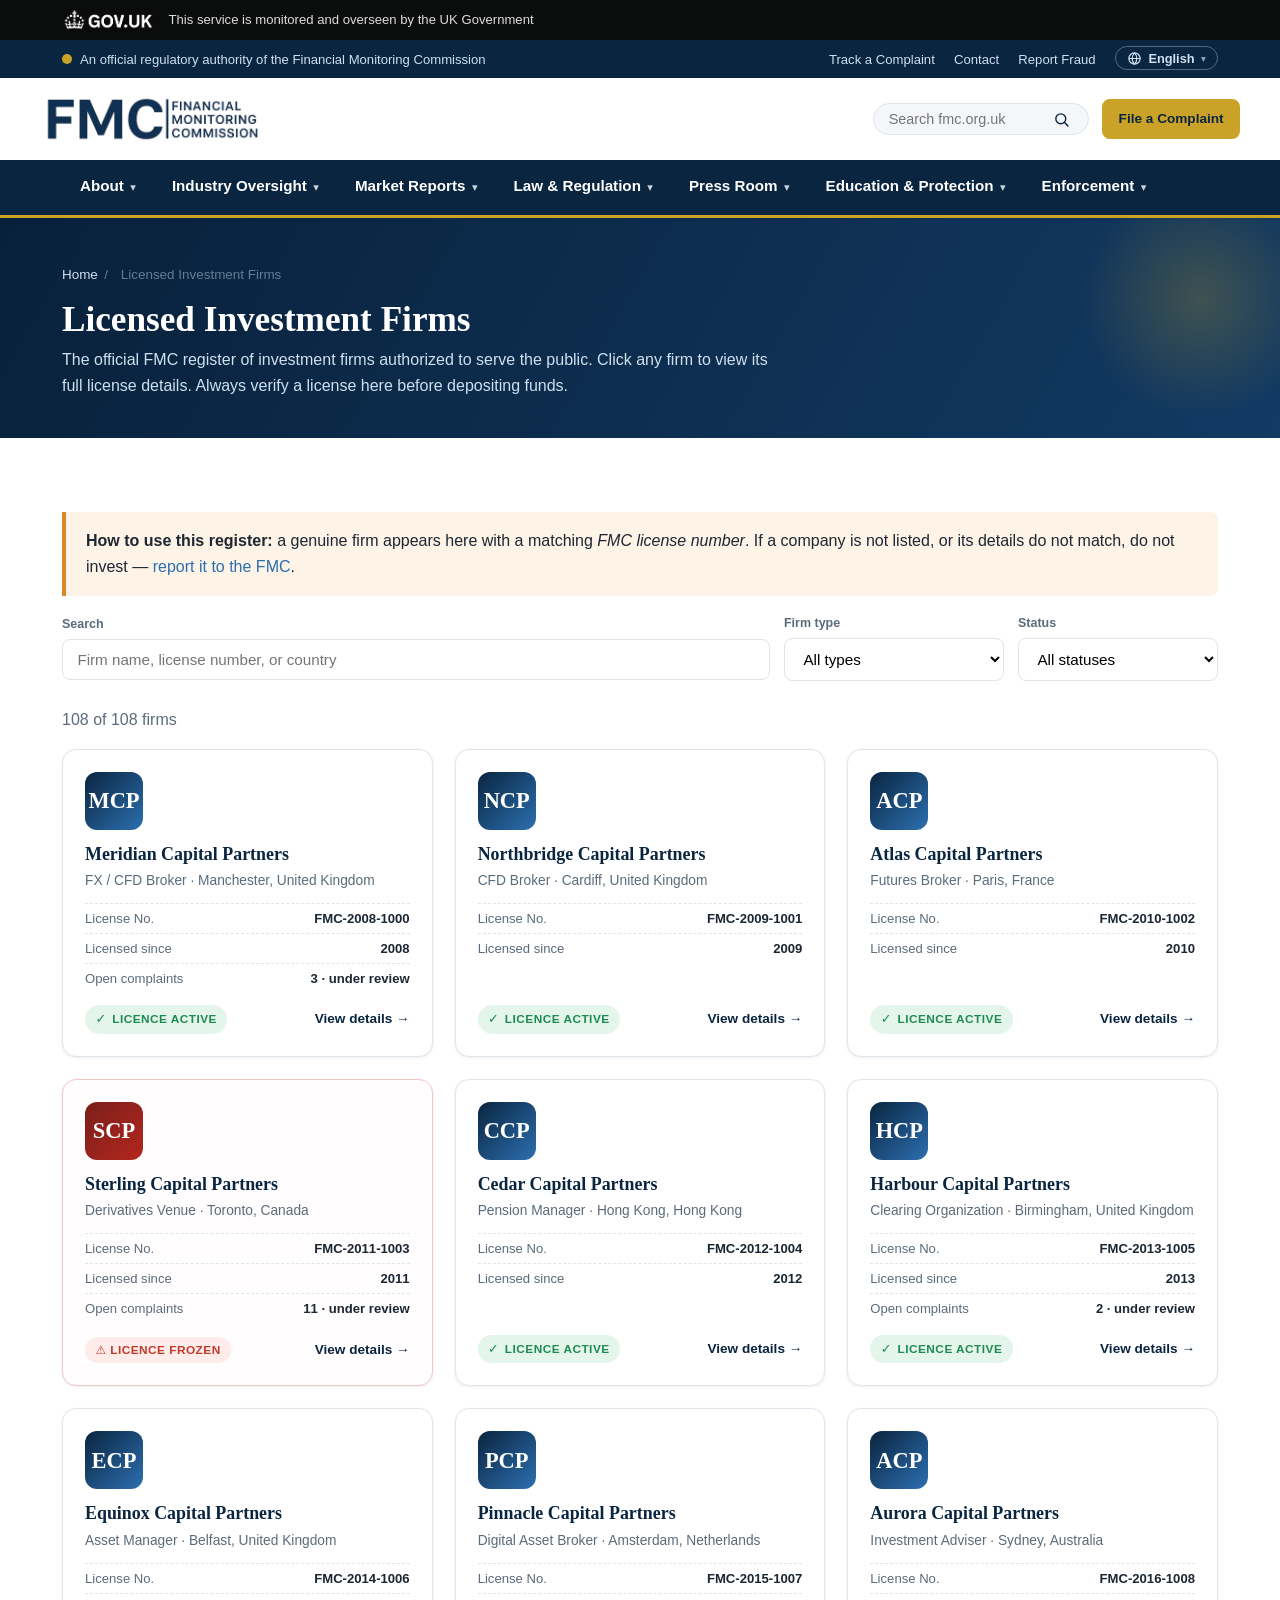
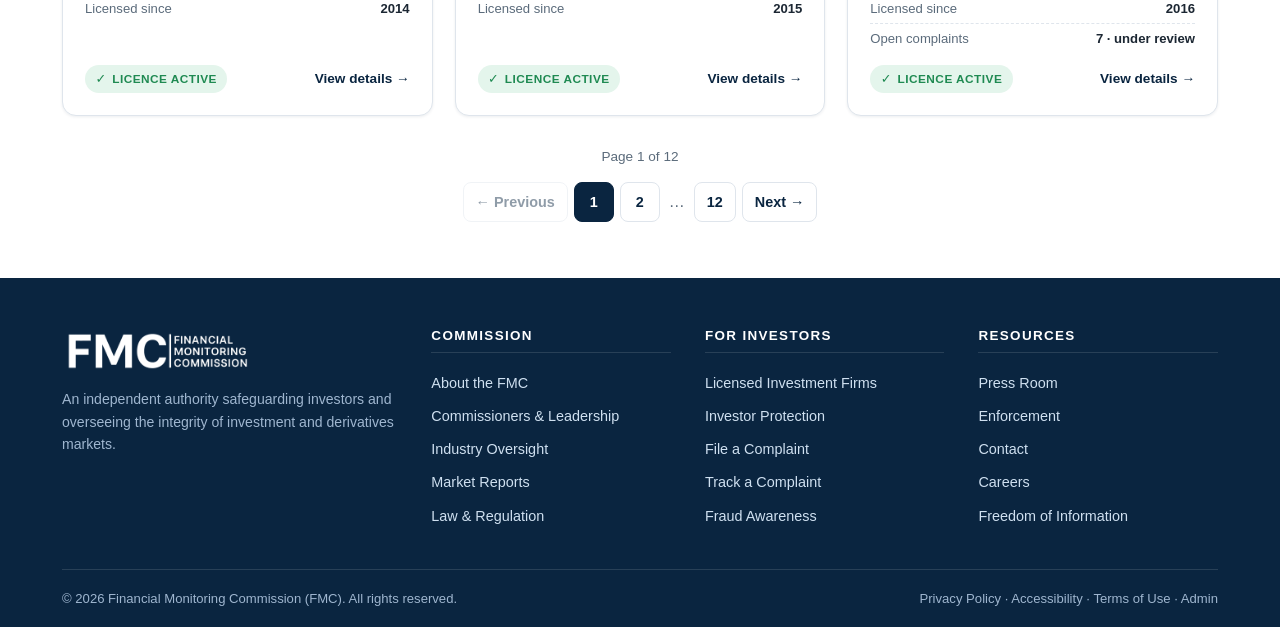
<file: pages/companies.html>
<!DOCTYPE html>
<html lang="en">
<head>
  <meta charset="UTF-8">
  <meta name="viewport" content="width=device-width, initial-scale=1.0">
  <title>Licensed Investment Firms | FMC</title>
  <meta name="description" content="Search the FMC public register of licensed investment firms. Verify a license before you invest.">
  <link rel="stylesheet" href="../assets/css/styles.css">
  <script src="../assets/js/translations.js"></script>
  <script src="../assets/js/i18n.js"></script>
</head>
<body>
  <div id="site-header"></div>

  <section class="page-hero">
    <div class="container">
      <div class="breadcrumb"><a href="../index.html" data-i18n="common.home">Home</a><span>/</span><span data-i18n="comp.crumb">Licensed Investment Firms</span></div>
      <h1 data-i18n="comp.h1">Licensed Investment Firms</h1>
      <p data-i18n="comp.intro">The official FMC register of investment firms authorized to serve the public. Click any firm to view its full license details. Always verify a license here before depositing funds.</p>
    </div>
  </section>

  <section>
    <div class="container">
      <div class="callout warn" data-i18n-html="comp.howto">
        <strong>How to use this register:</strong> a genuine firm appears here with a matching <em>FMC license number</em>. If a company is not listed, or its details do not match, do not invest &mdash; <a href="complaint.html">report it to the FMC</a>.
      </div>

      <div class="company-toolbar">
        <div class="field">
          <label for="compSearch" data-i18n="comp.search">Search</label>
          <input id="compSearch" type="text" placeholder="Firm name, license number, or country" data-i18n-ph="comp.search.ph">
        </div>
        <div class="field" style="max-width:220px">
          <label for="compCategory" data-i18n="comp.type">Firm type</label>
          <select id="compCategory">
            <option value="" data-i18n="comp.type.all">All types</option>
            <option value="broker" data-i18n="comp.type.broker">Brokerage / Broker</option>
            <option value="asset" data-i18n="comp.type.asset">Asset / Pension Manager</option>
            <option value="adviser" data-i18n="comp.type.adviser">Investment Adviser</option>
            <option value="venue" data-i18n="comp.type.venue">Trading Venue</option>
            <option value="clearing" data-i18n="comp.type.clearing">Clearing Organization</option>
            <option value="bank" data-i18n="comp.type.bank">Investment Bank</option>
          </select>
        </div>
        <div class="field" style="max-width:200px">
          <label for="compStatus" data-i18n="comp.status">Status</label>
          <select id="compStatus">
            <option value="" data-i18n="comp.status.all">All statuses</option>
            <option value="active" data-i18n="comp.status.active">Licence active</option>
            <option value="frozen" data-i18n="comp.status.frozen">Licence frozen</option>
            <option value="complaints" data-i18n="comp.status.withcomplaints">With open complaints</option>
          </select>
        </div>
      </div>

      <p class="muted" id="compCount" style="display:none"></p>
      <div class="companies-grid" id="companiesGrid"></div>
      <div class="pager" id="compPager"></div>
    </div>
  </section>

  <!-- Company detail popup -->
  <div class="modal-overlay" id="companyModal" role="dialog" aria-modal="true">
    <div class="modal"></div>
  </div>

  <div id="site-footer"></div>
  <script src="../assets/js/main.js"></script>
  <script src="../assets/js/companies.js?v=2"></script>
</body>
</html>
</file>
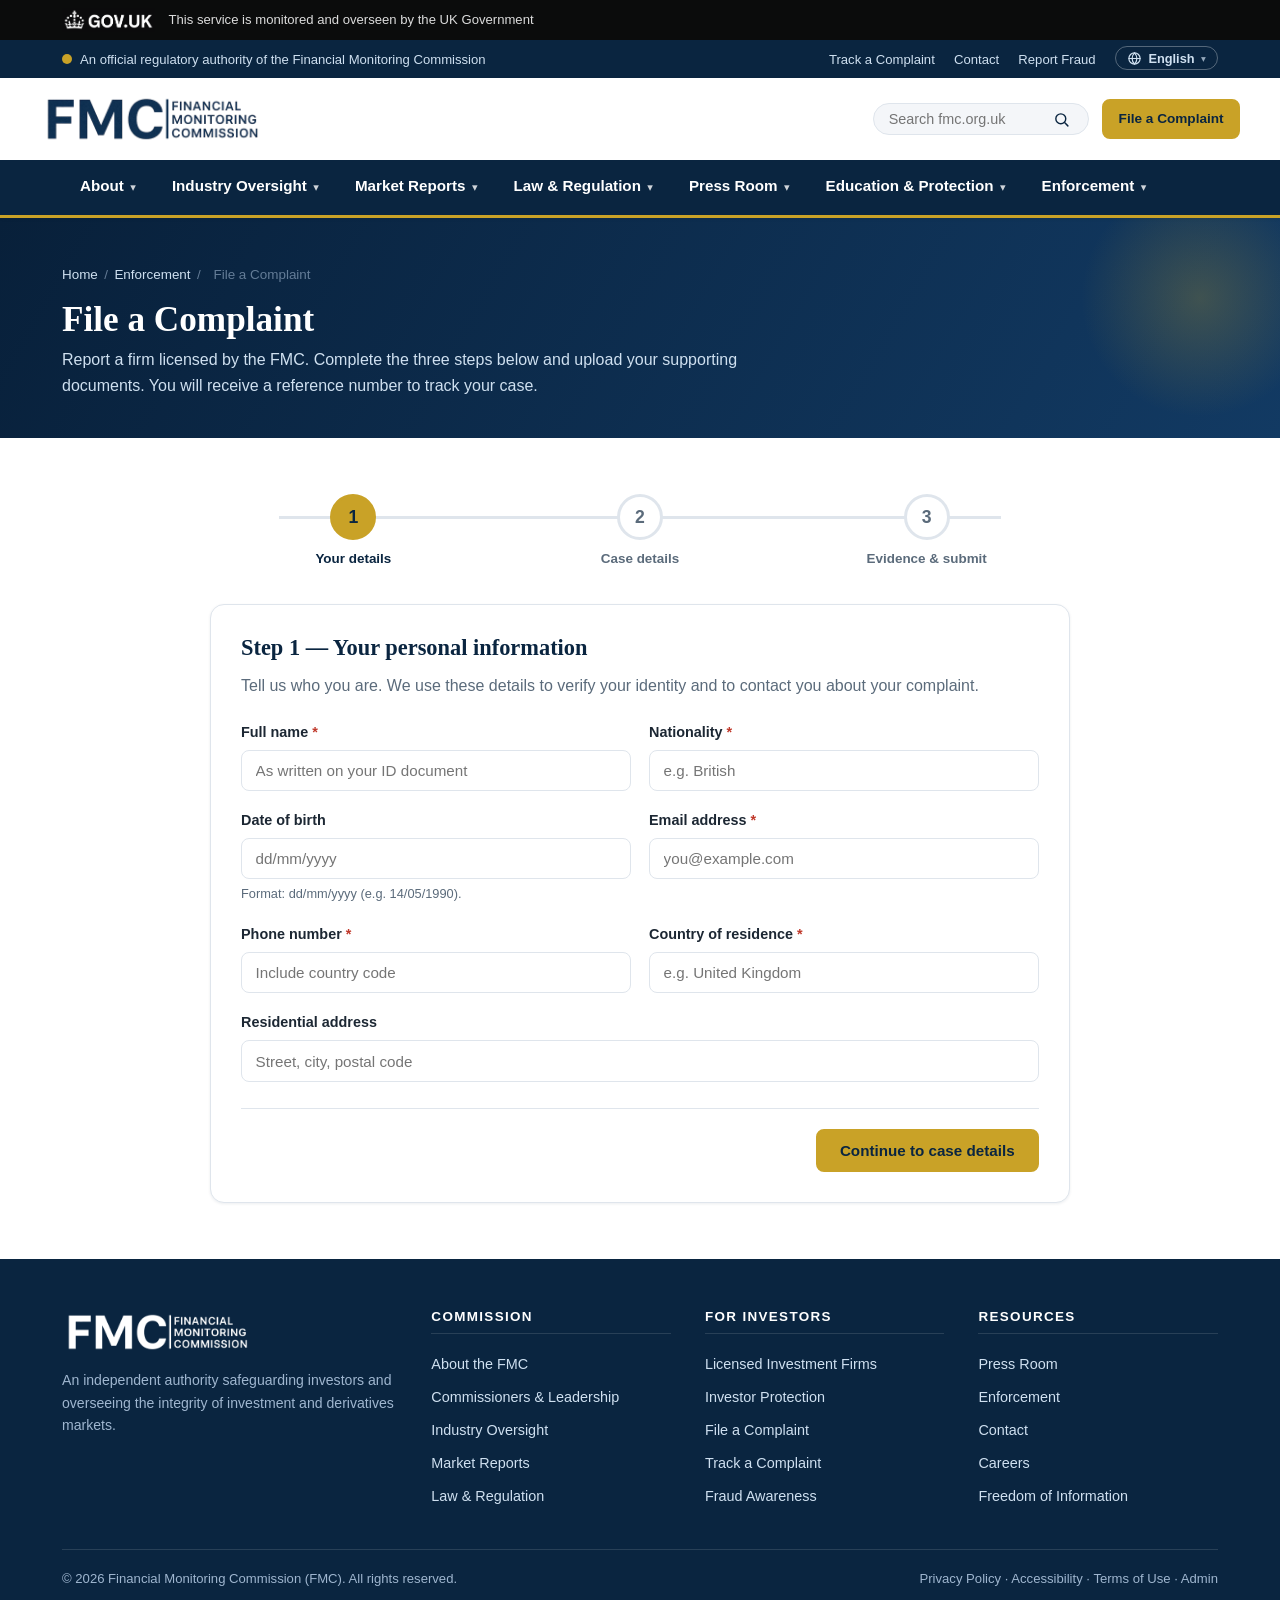
<file: pages/complaint.html>
<!DOCTYPE html>
<html lang="en">
<head>
  <meta charset="UTF-8">
  <meta name="viewport" content="width=device-width, initial-scale=1.0">
  <title>File a Complaint | FMC</title>
  <meta name="description" content="File a complaint against an FMC-licensed investment firm in three guided steps.">
  <link rel="stylesheet" href="../assets/css/styles.css">
  <script src="../assets/js/translations.js"></script>
  <script src="../assets/js/i18n.js"></script>
</head>
<body>
  <div id="site-header"></div>

  <section class="page-hero">
    <div class="container">
      <div class="breadcrumb"><a href="../index.html" data-i18n="common.home">Home</a><span>/</span><a href="enforcement.html" data-i18n="nav.enforcement">Enforcement</a><span>/</span><span data-i18n="cf.crumb">File a Complaint</span></div>
      <h1 data-i18n="cf.h1">File a Complaint</h1>
      <p data-i18n="cf.intro">Report a firm licensed by the FMC. Complete the three steps below and upload your supporting documents. You will receive a reference number to track your case.</p>
    </div>
  </section>

  <section>
    <div class="container">
      <div class="wizard">

        <!-- progress -->
        <div class="steps">
          <div class="step active"><div class="circle">1</div><div class="label" data-i18n="cf.step1">Your details</div></div>
          <div class="step"><div class="circle">2</div><div class="label" data-i18n="cf.step2">Case details</div></div>
          <div class="step"><div class="circle">3</div><div class="label" data-i18n="cf.step3">Evidence &amp; submit</div></div>
        </div>

        <div class="wizard-panel">

          <!-- ============ STEP 1: PERSONAL INFO ============ -->
          <div class="fstep active" id="fstep1">
            <h2 data-i18n="cf.s1.h">Step 1 &mdash; Your personal information</h2>
            <p class="step-note" data-i18n="cf.s1.note">Tell us who you are. We use these details to verify your identity and to contact you about your complaint.</p>
            <div class="form-grid">
              <div class="field-group">
                <label><span data-i18n="cf.f.fullName">Full name</span> <span class="req">*</span></label>
                <input id="fullName" type="text" data-required placeholder="As written on your ID document" data-i18n-ph="cf.f.fullName.ph">
                <div class="field-error" data-i18n="cf.e.fullName">Please enter your full name.</div>
              </div>
              <div class="field-group">
                <label><span data-i18n="cf.f.nationality">Nationality</span> <span class="req">*</span></label>
                <input id="nationality" type="text" data-required placeholder="e.g. British" data-i18n-ph="cf.f.nationality.ph">
                <div class="field-error" data-i18n="cf.e.nationality">Please enter your nationality.</div>
              </div>
              <div class="field-group">
                <label data-i18n="cf.f.dob">Date of birth</label>
                <input id="dob" type="text" inputmode="numeric" autocomplete="bday" placeholder="dd/mm/yyyy" pattern="^\d{2}/\d{2}/\d{4}$" maxlength="10" data-date-input>
                <div class="hint" data-i18n="cf.f.dob.hint">Format: dd/mm/yyyy (e.g. 14/05/1990).</div>
              </div>
              <div class="field-group">
                <label><span data-i18n="cf.f.email">Email address</span> <span class="req">*</span></label>
                <input id="email" type="email" data-required placeholder="you@example.com" data-i18n-ph="cf.f.email.ph">
                <div class="field-error" data-i18n="cf.e.email">Please enter a valid email address.</div>
              </div>
              <div class="field-group">
                <label><span data-i18n="cf.f.phone">Phone number</span> <span class="req">*</span></label>
                <input id="phone" type="tel" data-required placeholder="Include country code" data-i18n-ph="cf.f.phone.ph">
                <div class="field-error" data-i18n="cf.e.phone">Please enter your phone number.</div>
              </div>
              <div class="field-group">
                <label><span data-i18n="cf.f.residence">Country of residence</span> <span class="req">*</span></label>
                <input id="residence" type="text" data-required placeholder="e.g. United Kingdom" data-i18n-ph="cf.f.residence.ph">
                <div class="field-error" data-i18n="cf.e.residence">Please enter your country of residence.</div>
              </div>
              <div class="field-group full">
                <label data-i18n="cf.f.address">Residential address</label>
                <input id="address" type="text" placeholder="Street, city, postal code" data-i18n-ph="cf.f.address.ph">
              </div>
            </div>
            <div class="wizard-actions">
              <span></span>
              <button class="btn btn-gold" data-next data-i18n="cf.s1.next">Continue to case details &rarr;</button>
            </div>
          </div>

          <!-- ============ STEP 2: CASE DETAILS ============ -->
          <div class="fstep" id="fstep2">
            <h2 data-i18n="cf.s2.h">Step 2 &mdash; Your dealings with the firm</h2>
            <p class="step-note" data-i18n="cf.s2.note">Describe your relationship with the investment firm you are complaining about and the amounts involved.</p>
            <div class="form-grid">
              <div class="field-group full">
                <label><span data-i18n="cf.f.firm">Firm you are complaining about</span> <span class="req">*</span></label>
                <select id="firmName" data-required>
                  <option value="" data-i18n="cf.f.firm.placeholder">— Select a licensed firm —</option>
                </select>
                <div class="hint" data-i18n="cf.f.firm.hint">Start typing or pick from the FMC register. If the firm is not listed, choose "Other".</div>
                <div class="field-error" data-i18n="cf.e.firm">Please select the firm.</div>
              </div>
              <div class="field-group full" id="firmOtherWrap" style="display:none">
                <label><span data-i18n="cf.f.firmOther">Firm name (not listed)</span> <span class="req">*</span></label>
                <input id="firmOther" type="text" data-required placeholder="Enter the firm's name" data-i18n-ph="cf.f.firmOther.ph">
                <div class="field-error" data-i18n="cf.e.firmOther">Please enter the firm's name.</div>
              </div>

              <div class="field-group">
                <label data-i18n="cf.f.currency">Currency</label>
                <select id="currency">
                  <option>GBP</option><option>USD</option><option>EUR</option><option>AED</option><option>SAR</option><option>Other</option>
                </select>
              </div>
              <div class="field-group">
                <label data-i18n="cf.f.amount">Total amount deposited with the firm</label>
                <input id="amountDeposited" type="number" min="0" step="any" placeholder="e.g. 10000" data-i18n-ph="cf.f.amount.ph">
                <div class="hint" data-i18n="cf.f.amount.hint">The total you transferred to the firm.</div>
              </div>
              <div class="field-group">
                <label data-i18n="cf.f.balance">Last investment balance shown to you</label>
                <input id="lastBalance" type="number" min="0" step="any" placeholder="e.g. 14500" data-i18n-ph="cf.f.balance.ph">
                <div class="hint" data-i18n="cf.f.balance.hint">The most recent balance the firm displayed on your account.</div>
              </div>
              <div class="field-group">
                <label data-i18n="cf.f.lastContact">Date of last contact with the firm</label>
                <input id="lastContact" type="text" inputmode="numeric" placeholder="dd/mm/yyyy" pattern="^\d{2}/\d{2}/\d{4}$" maxlength="10" data-date-input>
                <div class="hint" data-i18n="cf.f.lastContact.hint">Format: dd/mm/yyyy (e.g. 03/11/2024).</div>
              </div>
              <div class="field-group full">
                <label><span data-i18n="cf.f.reason">What is the problem?</span> <span class="req">*</span></label>
                <textarea id="reason" data-required placeholder="Describe what happened — e.g. blocked withdrawal, unexpected fees, lost contact, misleading information…" data-i18n-ph="cf.f.reason.ph"></textarea>
                <div class="field-error" data-i18n="cf.e.reason">Please describe the problem.</div>
              </div>
            </div>
            <div class="wizard-actions">
              <button class="btn btn-outline" data-prev data-i18n="cta.back">&larr; Back</button>
              <button class="btn btn-gold" data-next data-i18n="cf.s2.next">Continue to evidence &rarr;</button>
            </div>
          </div>

          <!-- ============ STEP 3: EVIDENCE ============ -->
          <div class="fstep" id="fstep3">
            <h2 data-i18n="cf.s3.h">Step 3 &mdash; Upload your evidence</h2>
            <p class="step-note" data-i18n="cf.s3.note">Attach the documents that support your complaint. Personal identification is required; the other documents are optional but help us investigate faster.</p>

            <!-- ID type -->
            <div class="upload-block">
              <label><span data-i18n="cf.id.label">1. Personal identification document</span> <span class="required-tag" data-i18n="common.required">Required</span></label>
              <p class="hint" style="margin-top:0;margin-bottom:10px" data-i18n="cf.id.choose">Choose the type of identity document you will upload:</p>
              <div class="idtype-options">
                <label class="idtype">
                  <input type="radio" name="idType" value="Passport">
                  <div class="ico"><svg viewBox="0 0 24 24" aria-hidden="true"><path d="M5 4a2 2 0 0 1 2-2h11v18H7a2 2 0 0 0-2 2z"/><path d="M5 20a2 2 0 0 1 2-2h11"/><circle cx="11.5" cy="9" r="2.4"/><path d="M9.3 14h4.4"/></svg></div><div class="t" data-i18n="cf.id.passport">Passport</div>
                </label>
                <label class="idtype">
                  <input type="radio" name="idType" value="National ID Card">
                  <div class="ico"><svg viewBox="0 0 24 24" aria-hidden="true"><rect x="3" y="5" width="18" height="14" rx="2"/><circle cx="8.5" cy="11" r="2"/><path d="M5.4 16c.5-1.4 1.6-2.1 3.1-2.1s2.6.7 3.1 2.1"/><path d="M14.5 9.5h4"/><path d="M14.5 12.5h4"/><path d="M14.5 15.5h2.5"/></svg></div><div class="t" data-i18n="cf.id.national">National ID Card</div>
                </label>
                <label class="idtype">
                  <input type="radio" name="idType" value="Driver's License">
                  <div class="ico"><svg viewBox="0 0 24 24" aria-hidden="true"><path d="M5 11l1.5-4.5A2 2 0 0 1 8.4 5h7.2a2 2 0 0 1 1.9 1.4L19 11"/><path d="M5 11h14a1 1 0 0 1 1 1v4a1 1 0 0 1-1 1h-1v1.4a1 1 0 0 1-1 1h-1a1 1 0 0 1-1-1V17H9v1.4a1 1 0 0 1-1 1H7a1 1 0 0 1-1-1V17H5a1 1 0 0 1-1-1v-4a1 1 0 0 1 1-1z"/><circle cx="7.5" cy="14" r="1"/><circle cx="16.5" cy="14" r="1"/></svg></div><div class="t" data-i18n="cf.id.license">Driver's License</div>
                </label>
              </div>
              <div class="field-error" id="idTypeError" style="display:none" data-i18n="cf.e.idType">Please choose an identity document type.</div>

              <div class="callout warn" style="margin:12px 0" data-i18n-html="cf.id.important">
                <strong>Important:</strong> the identity document you upload here <strong>must be the same document</strong> you used to verify and open your investment account with the firm. Mismatched documents may delay or invalidate your complaint.
              </div>

              <div class="upload" id="uploadId">
                <input type="file" id="idDocInput" accept="image/*,.pdf">
                <div class="ico"><svg viewBox="0 0 24 24" aria-hidden="true"><path d="M12 16V8"/><path d="M8.5 11.5L12 8l3.5 3.5"/><path d="M6.5 18.5A3.8 3.8 0 0 1 6.8 11a5.4 5.4 0 0 1 10.4 1.3A3.4 3.4 0 0 1 17.3 18.5z"/></svg></div>
                <div class="u-title" data-i18n="cf.id.uploadTitle">Upload your identity document</div>
                <div class="u-sub" data-i18n="cf.id.uploadSub">JPG, PNG, or PDF &mdash; click to choose a file</div>
                <div class="filename" style="display:none"></div>
              </div>
              <div class="upload-error" id="idDocError" data-i18n="cf.e.idDoc">An identity document is required to file a complaint.</div>
            </div>

            <!-- transfer proof -->
            <div class="upload-block">
              <label><span data-i18n="cf.tr.label">2. Proof of transfer to the firm</span> <span class="optional-tag" data-i18n="common.optional">Optional</span></label>
              <p class="hint" style="margin-top:0;margin-bottom:10px" data-i18n="cf.tr.hint">A bank receipt, transfer confirmation, or payment screenshot showing money sent to the firm (if available).</p>
              <div class="upload" id="uploadTransfer">
                <input type="file" id="transferInput" accept="image/*,.pdf">
                <div class="ico"><svg viewBox="0 0 24 24" aria-hidden="true"><rect x="3" y="5" width="18" height="14" rx="2"/><path d="M3 9.5h18"/><path d="M7 14.5h4"/></svg></div>
                <div class="u-title" data-i18n="cf.tr.uploadTitle">Upload proof of transfer</div>
                <div class="u-sub" data-i18n="cf.opt.sub">JPG, PNG, or PDF &mdash; optional</div>
                <div class="filename" style="display:none"></div>
              </div>
            </div>

            <!-- platform screenshot -->
            <div class="upload-block">
              <label><span data-i18n="cf.pl.label">3. Screenshot of the platform used</span> <span class="optional-tag" data-i18n="common.optional">Optional</span></label>
              <p class="hint" style="margin-top:0;margin-bottom:10px" data-i18n="cf.pl.hint">A screenshot of your account, dashboard, or balance on the firm's trading platform (if available).</p>
              <div class="upload" id="uploadPlatform">
                <input type="file" id="platformInput" accept="image/*,.pdf">
                <div class="ico"><svg viewBox="0 0 24 24" aria-hidden="true"><rect x="3" y="4" width="18" height="12" rx="2"/><path d="M8 20h8"/><path d="M12 16v4"/></svg></div>
                <div class="u-title" data-i18n="cf.pl.uploadTitle">Upload a platform screenshot</div>
                <div class="u-sub" data-i18n="cf.opt.sub">JPG, PNG, or PDF &mdash; optional</div>
                <div class="filename" style="display:none"></div>
              </div>
            </div>

            <!-- review -->
            <h3 style="margin-top:26px" data-i18n="cf.review">Review your complaint</h3>
            <div id="reviewBox"></div>

            <div class="consent">
              <input type="checkbox" id="consent">
              <label for="consent" data-i18n="cf.consent">I confirm the information provided is true and accurate to the best of my knowledge, and I consent to the FMC processing this complaint and the attached documents for the purpose of investigation.</label>
            </div>
            <div class="field-error" id="consentError" style="display:none;margin-top:6px" data-i18n="cf.e.consent">You must confirm before submitting.</div>

            <div class="wizard-actions">
              <button class="btn btn-outline" data-prev data-i18n="cta.back">&larr; Back</button>
              <button class="btn btn-gold btn-lg" id="submitComplaint" data-i18n="cf.submit">Submit complaint</button>
            </div>
          </div>

        </div>
      </div>
    </div>
  </section>

  <!-- ============ SUCCESS MODAL ============ -->
  <div class="modal-overlay" id="successModal" role="dialog" aria-modal="true">
    <div class="modal">
      <div class="modal-head" style="justify-content:center;text-align:center;display:block">
        <h2 style="margin:0" data-i18n="cf.ok.head">Complaint received</h2>
        <div class="sub" data-i18n="cf.ok.sub">Your complaint has been submitted to the FMC</div>
      </div>
      <div class="modal-body" style="text-align:center">
        <div class="success-icon">&#10003;</div>
        <h3 style="margin-top:0" data-i18n="cf.ok.thanks">Thank you — we have received your complaint.</h3>
        <p class="muted" data-i18n="cf.ok.body">Your complaint has been registered with the Financial Monitoring Commission. Please keep your reference number safe; you will need it to follow your case.</p>
        <div data-i18n="cf.ok.refLabel">Your reference number</div>
        <div class="ref-badge" id="successRef">FMC-CMP-000000</div>
        <p class="muted" style="font-size:.88rem" data-i18n="cf.ok.note">A confirmation has been recorded under this reference. Our Office of Investor Protection will review your submission.</p>
      </div>
      <div class="modal-foot" style="justify-content:center">
        <a class="btn btn-gold btn-lg" id="goTrack" href="track.html" data-i18n="cf.ok.go">Go to complaint tracking &rarr;</a>
      </div>
    </div>
  </div>

  <div id="site-footer"></div>
  <script src="../assets/js/main.js"></script>
  <script src="../assets/js/companies.js"></script>
  <script src="../assets/js/complaint.js"></script>
</body>
</html>
</file>
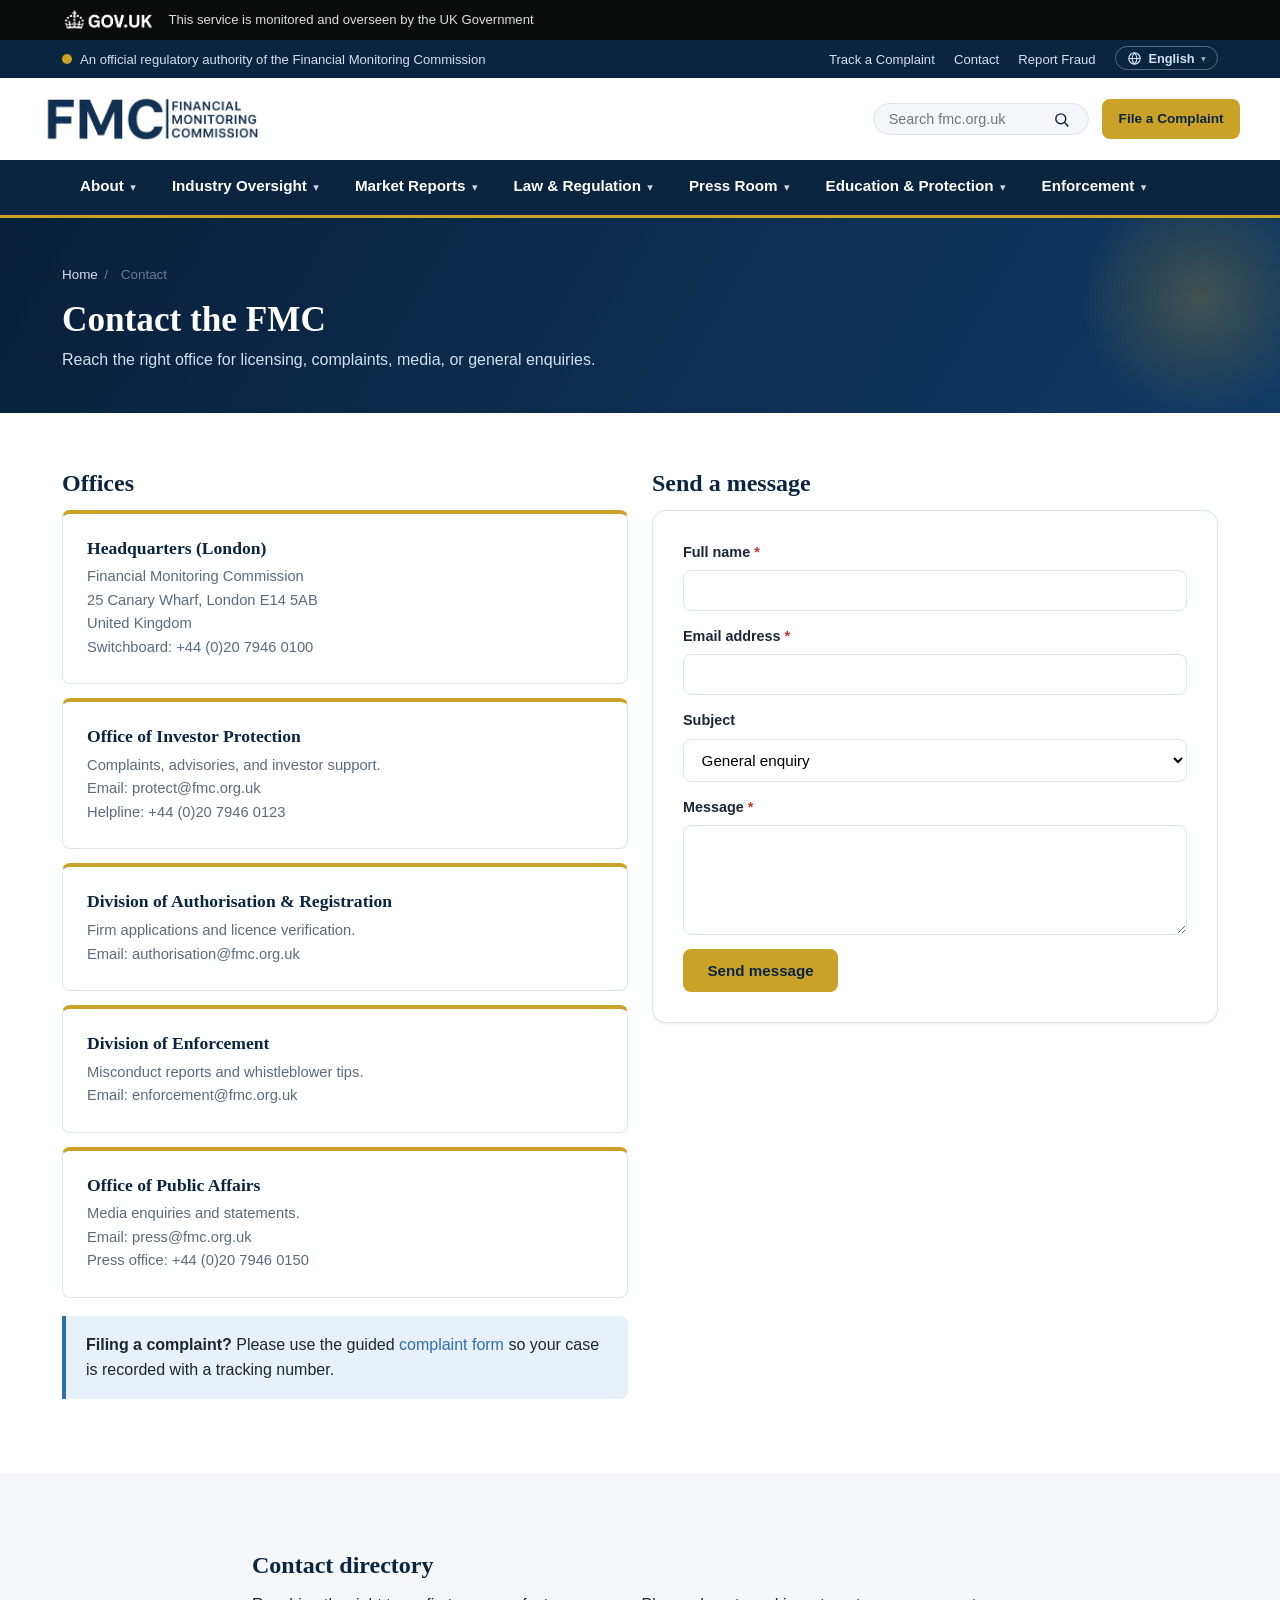
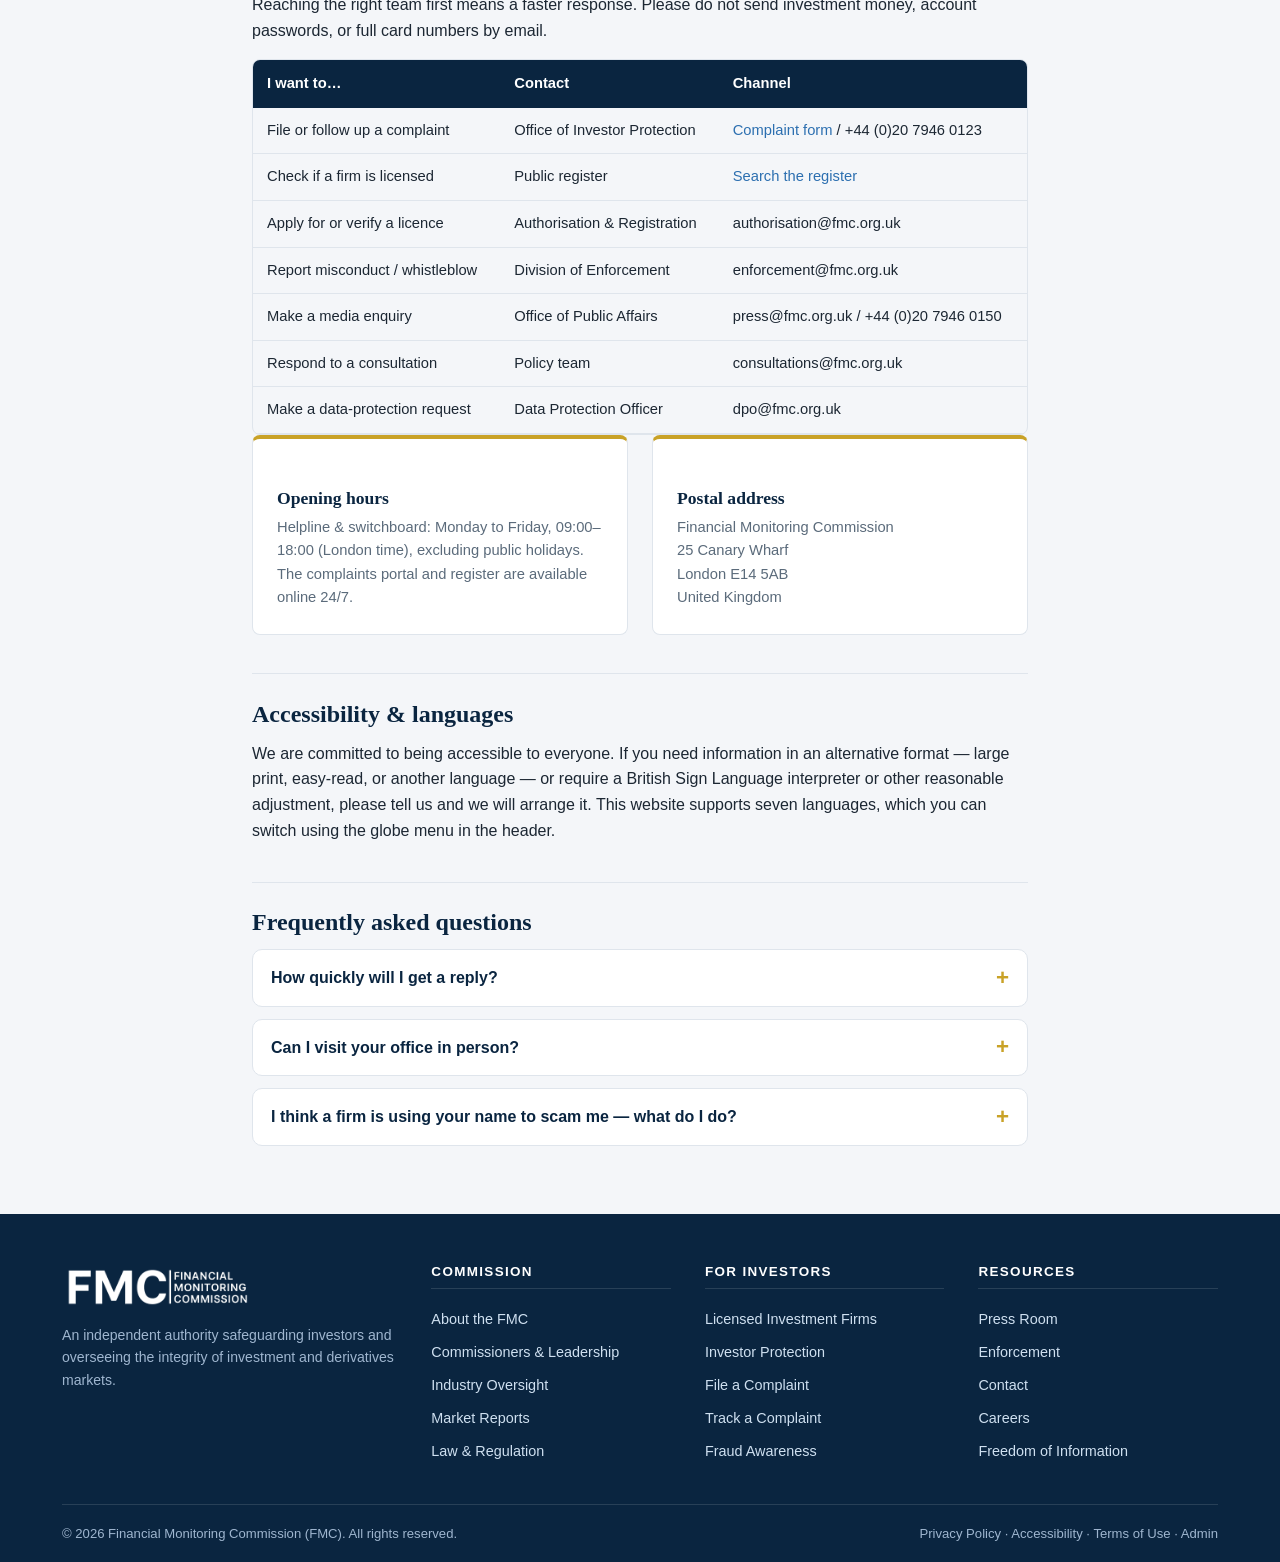
<file: pages/contact.html>
<!DOCTYPE html>
<html lang="en">
<head>
  <meta charset="UTF-8">
  <meta name="viewport" content="width=device-width, initial-scale=1.0">
  <title>Contact | FMC</title>
  <link rel="stylesheet" href="../assets/css/styles.css">
  <script src="../assets/js/translations.js"></script>
  <script src="../assets/js/i18n.js"></script>
</head>
<body>
  <div id="site-header"></div>

  <section class="page-hero">
    <div class="container">
      <div class="breadcrumb"><a href="../index.html" data-i18n="common.home">Home</a><span>/</span><span data-i18n="nav.contact">Contact</span></div>
      <h1 data-i18n="ct.h1">Contact the FMC</h1>
      <p data-i18n="ct.intro">Reach the right office for licensing, complaints, media, or general enquiries.</p>
    </div>
  </section>

  <section>
    <div class="container">
      <div class="grid-2">
        <div>
          <h2 data-i18n="ct.offices">Offices</h2>
          <div class="value-card" style="margin-bottom:14px"><h3 data-i18n="ct.b1">Headquarters (London)</h3><p class="muted" data-i18n-html="ct.b2">Financial Monitoring Commission<br>25 Canary Wharf, London E14 5AB<br>United Kingdom<br>Switchboard: +44 (0)20 7946 0100</p></div>
          <div class="value-card" style="margin-bottom:14px"><h3 data-i18n="ct.b3">Office of Investor Protection</h3><p class="muted" data-i18n-html="ct.b4">Complaints, advisories, and investor support.<br>Email: protect@fmc.org.uk<br>Helpline: +44 (0)20 7946 0123</p></div>
          <div class="value-card" style="margin-bottom:14px"><h3 data-i18n-html="ct.b5">Division of Authorisation &amp; Registration</h3><p class="muted" data-i18n-html="ct.b6">Firm applications and licence verification.<br>Email: authorisation@fmc.org.uk</p></div>
          <div class="value-card" style="margin-bottom:14px"><h3 data-i18n="ct.b7">Division of Enforcement</h3><p class="muted" data-i18n-html="ct.b8">Misconduct reports and whistleblower tips.<br>Email: enforcement@fmc.org.uk</p></div>
          <div class="value-card"><h3 data-i18n="ct.b9">Office of Public Affairs</h3><p class="muted" data-i18n-html="ct.b10">Media enquiries and statements.<br>Email: press@fmc.org.uk<br>Press office: +44 (0)20 7946 0150</p></div>
          <div class="callout" style="margin-top:18px" data-i18n-html="ct.callout"><strong>Filing a complaint?</strong> Please use the guided <a href="complaint.html">complaint form</a> so your case is recorded with a tracking number.</div>
        </div>
        <div>
          <h2 data-i18n="ct.send">Send a message</h2>
          <div class="wizard-panel">
            <form id="contactForm" onsubmit="event.preventDefault(); this.style.display='none'; document.getElementById('contactOk').style.display='block';">
              <div class="field-group" style="margin-bottom:14px"><label><span data-i18n="cf.f.fullName">Full name</span> <span class="req">*</span></label><input required type="text"></div>
              <div class="field-group" style="margin-bottom:14px"><label><span data-i18n="cf.f.email">Email</span> <span class="req">*</span></label><input required type="email"></div>
              <div class="field-group" style="margin-bottom:14px"><label data-i18n="ct.subject">Subject</label>
                <select><option data-i18n="ct.opt1">General enquiry</option><option data-i18n="ct.opt2">Licensing</option><option data-i18n="ct.opt3">Complaint follow-up</option><option data-i18n="ct.opt4">Media</option></select>
              </div>
              <div class="field-group" style="margin-bottom:14px"><label><span data-i18n="ct.message">Message</span> <span class="req">*</span></label><textarea required></textarea></div>
              <button class="btn btn-gold" type="submit" data-i18n="ct.sendBtn">Send message</button>
            </form>
            <div id="contactOk" style="display:none;text-align:center">
              <div class="success-icon">&#10003;</div>
              <h3 data-i18n="ct.sentH">Message sent</h3>
              <p class="muted" data-i18n="ct.sentP">Thank you. The relevant FMC office will respond by email.</p>
            </div>
          </div>
        </div>
      </div>
    </div>
  </section>

  <section class="section-alt">
    <div class="container prose">
      <h2 class="sec" data-i18n="ct.b11">Contact directory</h2>
      <p data-i18n="ct.b12">Reaching the right team first means a faster response. Please do not send investment money, account passwords, or full card numbers by email.</p>
      <div class="table-wrap">
        <table class="data">
          <thead><tr><th data-i18n-html="ct.b13">I want to&hellip;</th><th data-i18n="ct.b14">Contact</th><th data-i18n="ct.b15">Channel</th></tr></thead>
          <tbody>
            <tr><td data-i18n="ct.b16">File or follow up a complaint</td><td data-i18n="ct.b17">Office of Investor Protection</td><td data-i18n-html="ct.b18"><a href="complaint.html">Complaint form</a> / +44 (0)20 7946 0123</td></tr>
            <tr><td data-i18n="ct.b19">Check if a firm is licensed</td><td data-i18n="ct.b20">Public register</td><td data-i18n-html="ct.b21"><a href="companies.html">Search the register</a></td></tr>
            <tr><td data-i18n="ct.b22">Apply for or verify a licence</td><td data-i18n-html="ct.b23">Authorisation &amp; Registration</td><td>authorisation@fmc.org.uk</td></tr>
            <tr><td data-i18n="ct.b24">Report misconduct / whistleblow</td><td data-i18n="ct.b25">Division of Enforcement</td><td>enforcement@fmc.org.uk</td></tr>
            <tr><td data-i18n="ct.b26">Make a media enquiry</td><td data-i18n="ct.b27">Office of Public Affairs</td><td>press@fmc.org.uk / +44 (0)20 7946 0150</td></tr>
            <tr><td data-i18n="ct.b28">Respond to a consultation</td><td data-i18n="ct.b29">Policy team</td><td>consultations@fmc.org.uk</td></tr>
            <tr><td data-i18n="ct.b30">Make a data-protection request</td><td data-i18n="ct.b31">Data Protection Officer</td><td>dpo@fmc.org.uk</td></tr>
          </tbody>
        </table>
      </div>

      <div class="grid-2">
        <div class="value-card"><h3 data-i18n="ct.b32">Opening hours</h3><p class="muted" data-i18n-html="ct.b33">Helpline &amp; switchboard: Monday to Friday, 09:00&ndash;18:00 (London time), excluding public holidays. The complaints portal and register are available online 24/7.</p></div>
        <div class="value-card"><h3 data-i18n="ct.b34">Postal address</h3><p class="muted">Financial Monitoring Commission<br>25 Canary Wharf<br>London E14 5AB<br>United Kingdom</p></div>
      </div>

      <h2 class="sec" data-i18n-html="ct.b35">Accessibility &amp; languages</h2>
      <p data-i18n-html="ct.b36">We are committed to being accessible to everyone. If you need information in an alternative format &mdash; large print, easy-read, or another language &mdash; or require a British Sign Language interpreter or other reasonable adjustment, please tell us and we will arrange it. This website supports seven languages, which you can switch using the globe menu in the header.</p>

      <h2 class="sec" data-i18n="ct.b37">Frequently asked questions</h2>
      <div class="faq">
        <details><summary data-i18n="ct.b38">How quickly will I get a reply?</summary><div class="a"><p data-i18n="ct.b39">We aim to acknowledge emails within five working days and media enquiries within two hours during office hours. Complaints submitted through the portal receive a tracking number immediately.</p></div></details>
        <details><summary data-i18n="ct.b40">Can I visit your office in person?</summary><div class="a"><p data-i18n-html="ct.b41">Our offices are not a public walk-in service. Please use the helpline, email, or online portal &mdash; meetings are by appointment only.</p></div></details>
        <details><summary data-i18n-html="ct.b42">I think a firm is using your name to scam me &mdash; what do I do?</summary><div class="a"><p data-i18n-html="ct.b43">Do not send any money. Verify the firm on the <a href="companies.html">register</a>, then report the approach via the <a href="complaint.html">complaint form</a> and to enforcement@fmc.org.uk.</p></div></details>
      </div>
    </div>
  </section>

  <div id="site-footer"></div>
  <script src="../assets/js/main.js"></script>
</body>
</html>
</file>
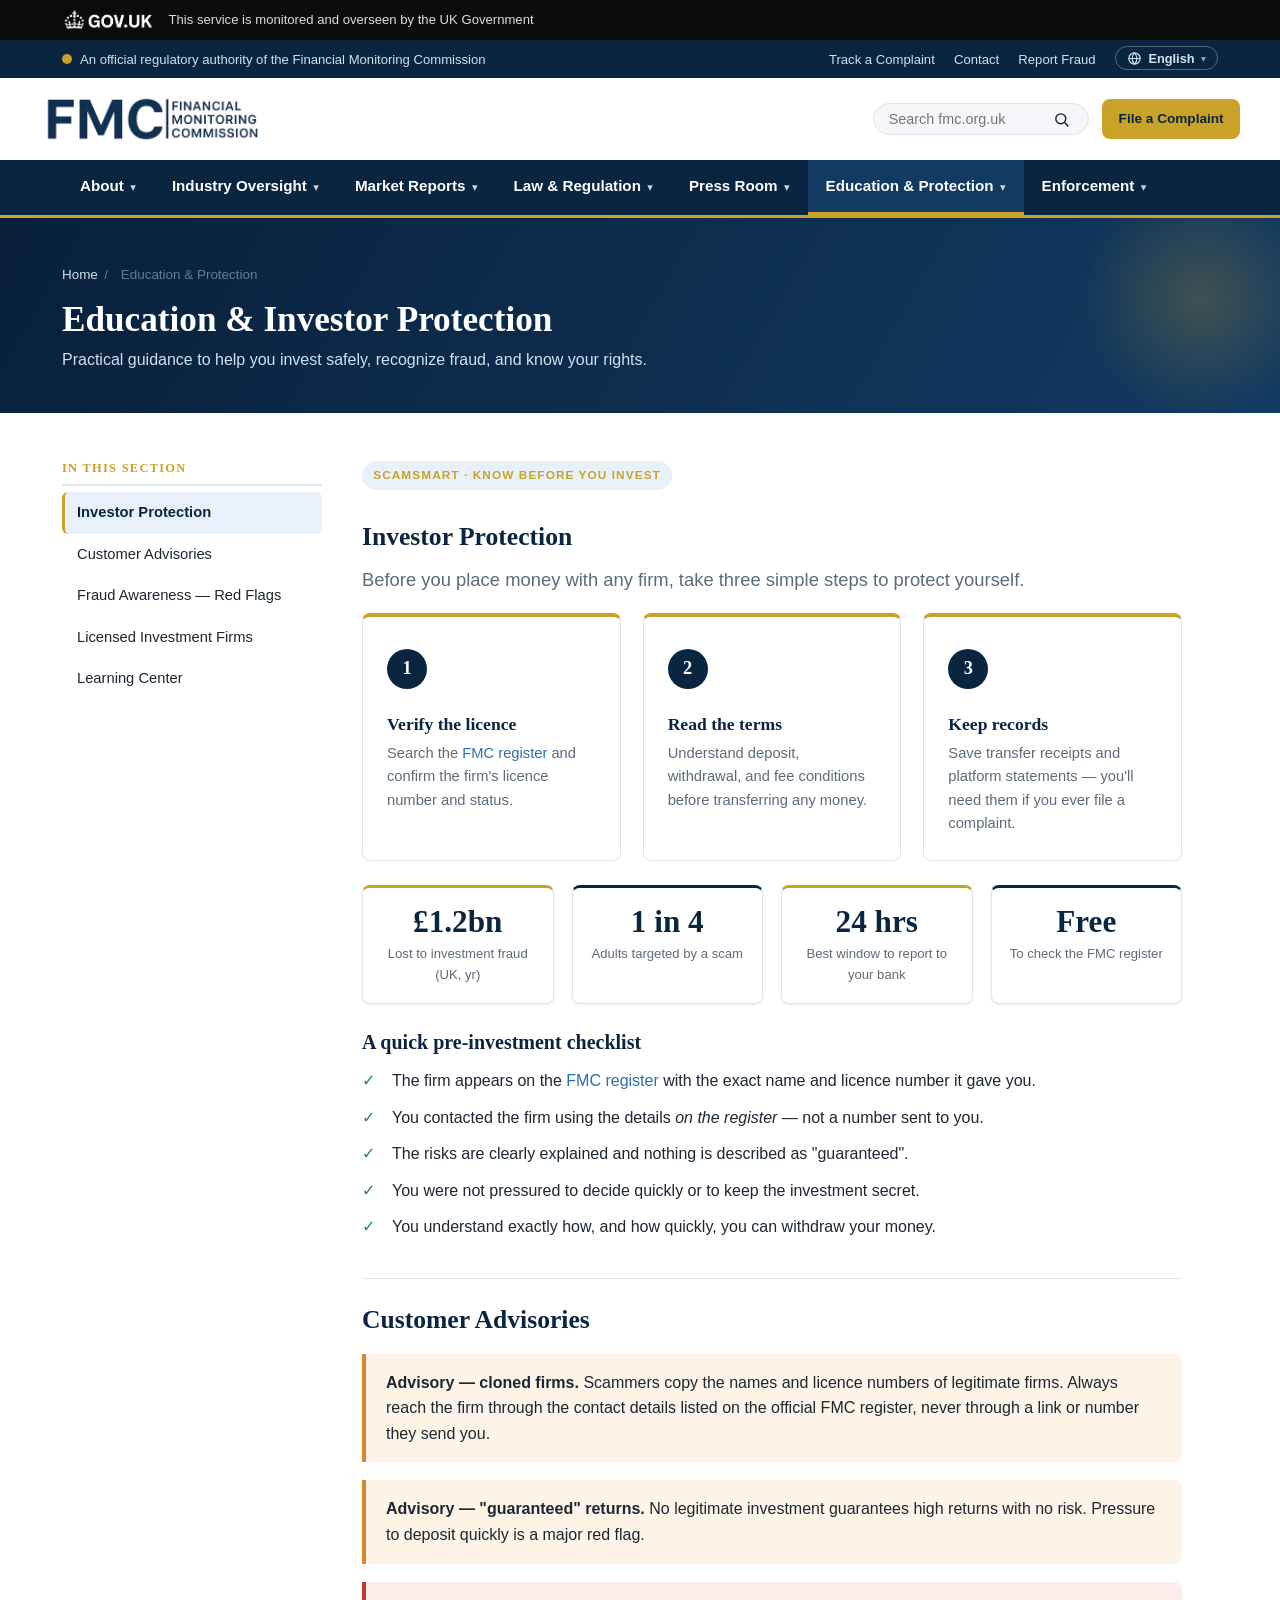
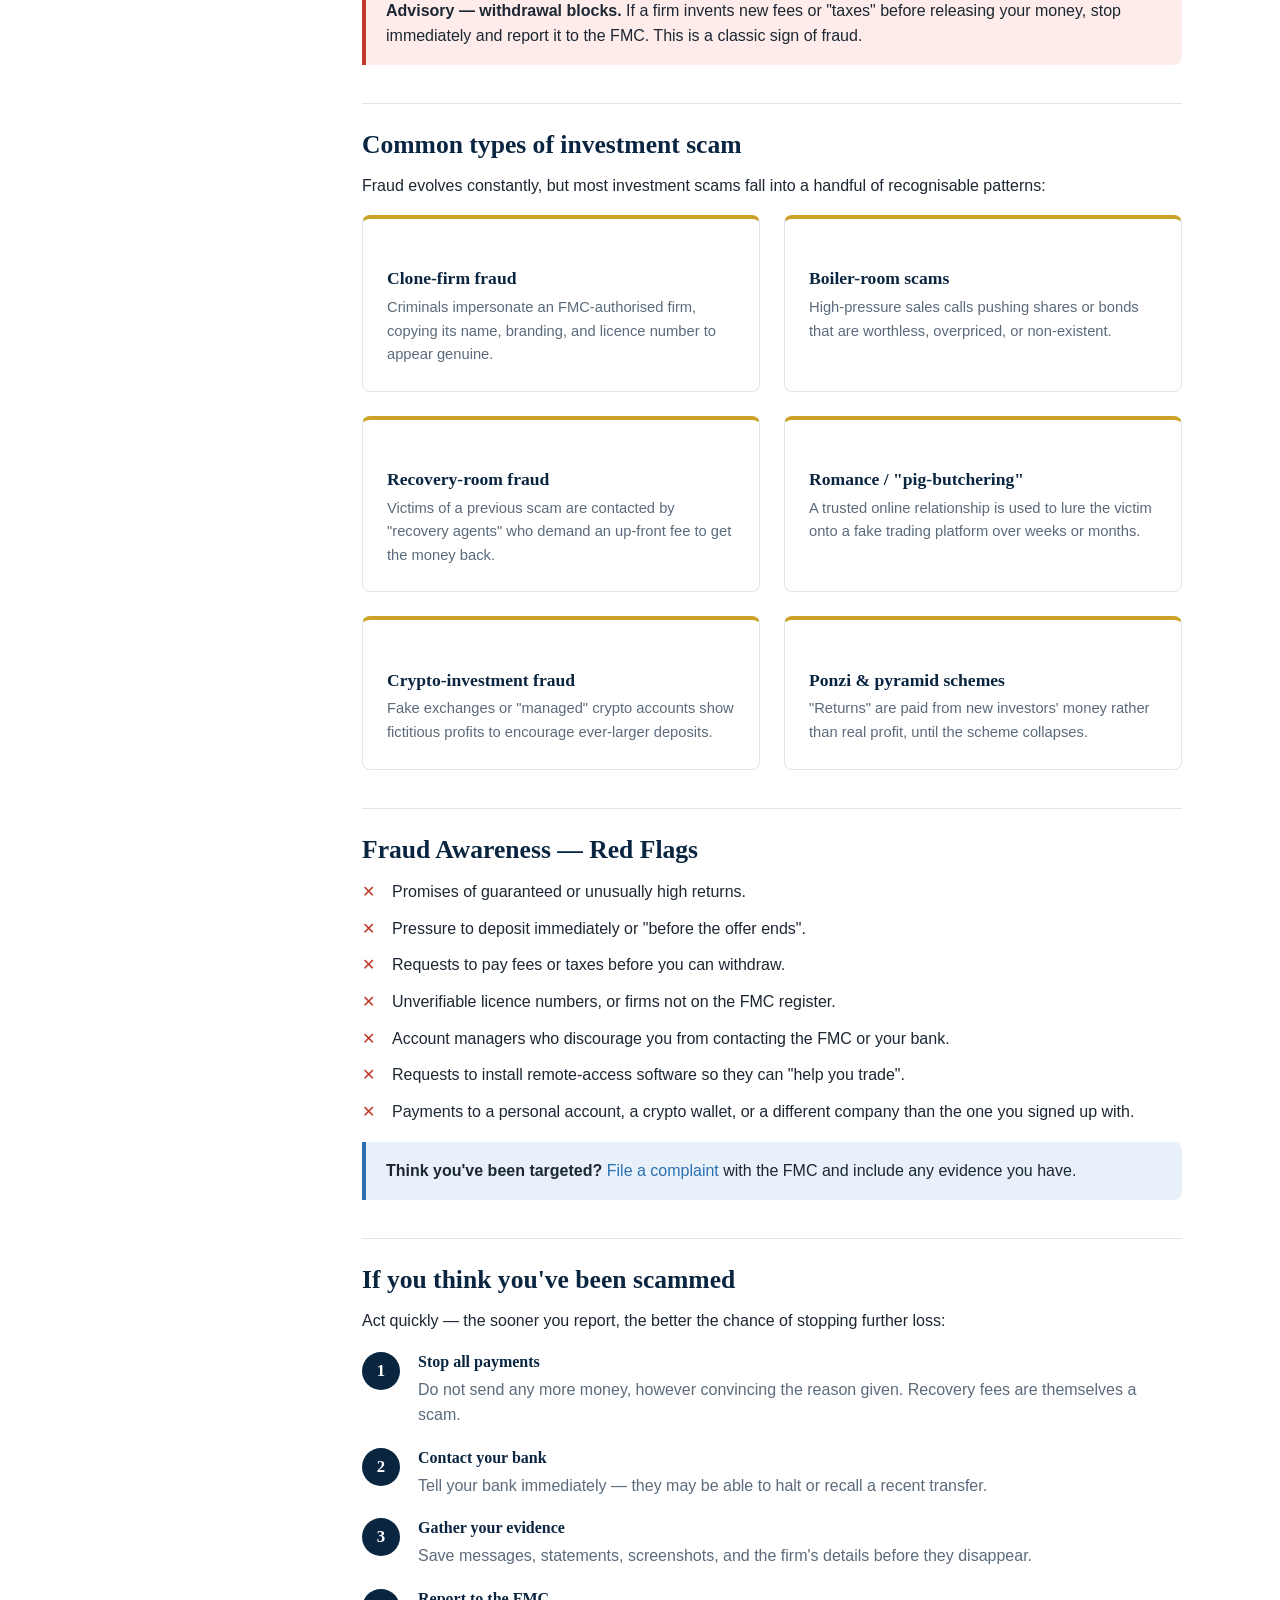
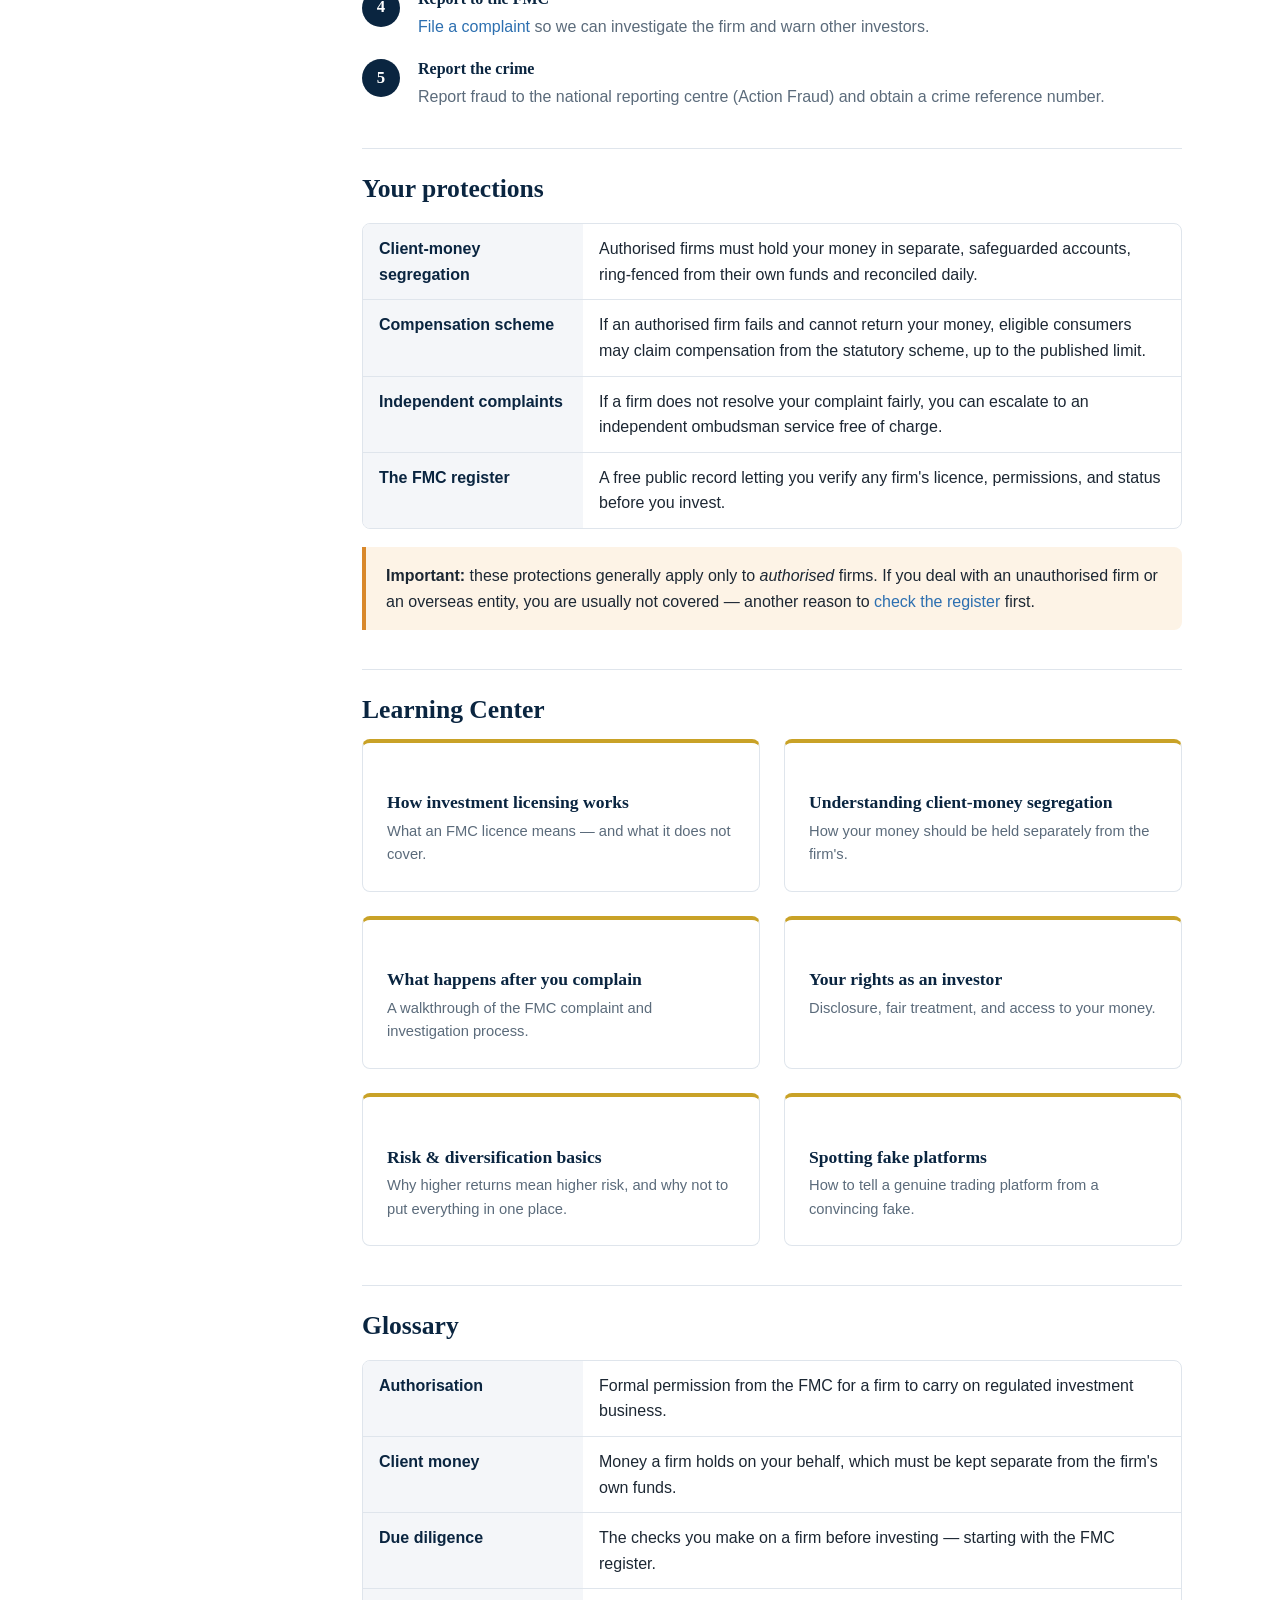
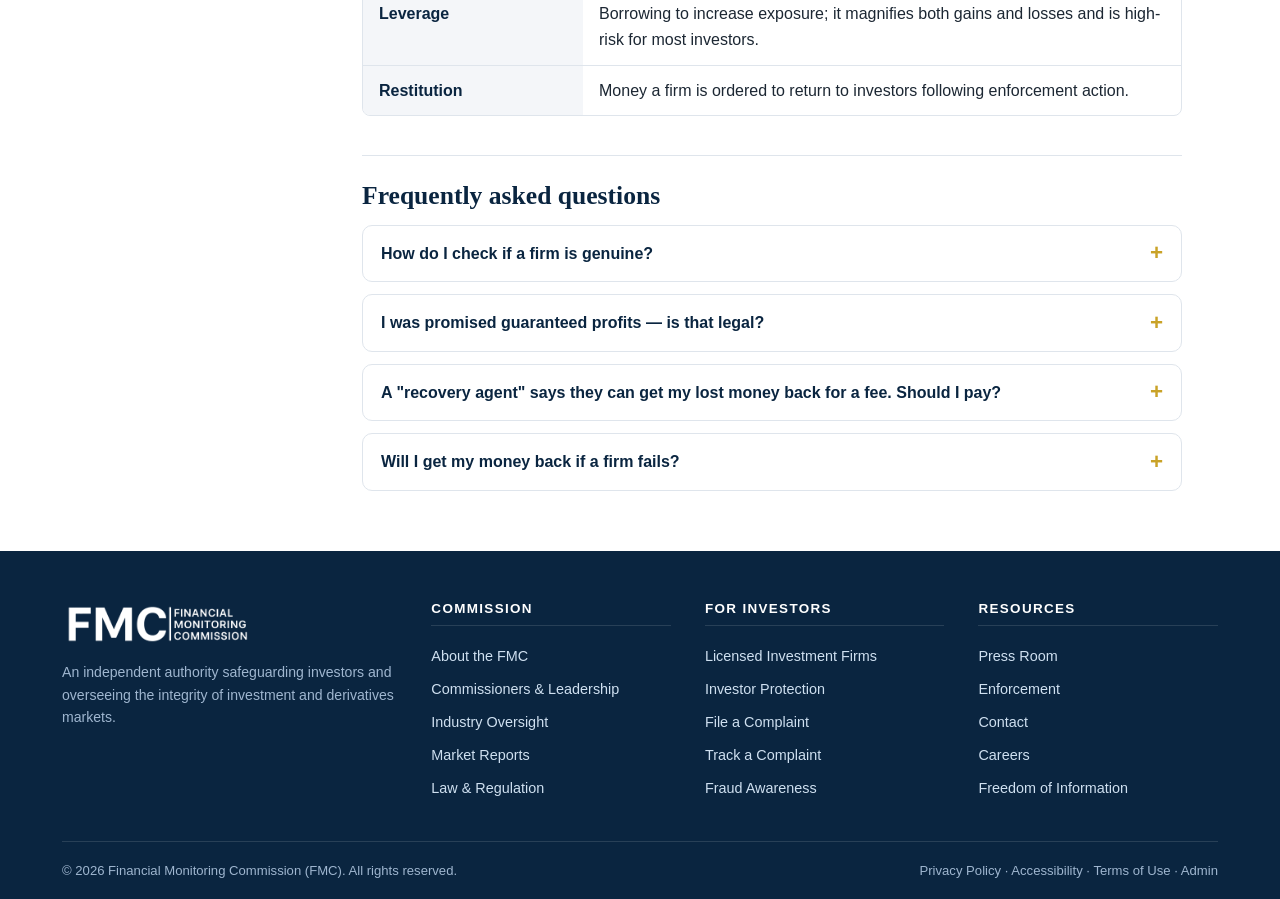
<file: pages/education.html>
<!DOCTYPE html>
<html lang="en">
<head>
  <meta charset="UTF-8">
  <meta name="viewport" content="width=device-width, initial-scale=1.0">
  <title>Education &amp; Investor Protection | FMC</title>
  <link rel="stylesheet" href="../assets/css/styles.css">
  <script src="../assets/js/translations.js"></script>
  <script src="../assets/js/i18n.js"></script>
</head>
<body>
  <div id="site-header"></div>

  <section class="page-hero">
    <div class="container">
      <div class="breadcrumb"><a href="../index.html" data-i18n="common.home">Home</a><span>/</span><span data-i18n="nav.education">Education &amp; Protection</span></div>
      <h1 data-i18n="ed.h1">Education &amp; Investor Protection</h1>
      <p data-i18n="ed.intro">Practical guidance to help you invest safely, recognize fraud, and know your rights.</p>
    </div>
  </section>

  <div class="container layout">
    <aside class="sidebar">
      <h4 data-i18n="common.inSection">In this section</h4>
      <nav>
        <a href="#protect" class="active" data-i18n="ed.protect">Investor Protection</a>
        <a href="#advisories" data-i18n="ed.advisories">Customer Advisories</a>
        <a href="#fraud" data-i18n="ed.fraud">Fraud Awareness</a>
        <a href="companies.html" data-i18n="comp.h1">Check a License</a>
        <a href="#learn" data-i18n="ed.learn">Learning Center</a>
      </nav>
    </aside>

    <main class="content prose">
      <span class="kicker" data-i18n="ed.b1">ScamSmart · Know before you invest</span>
      <h2 id="protect" class="sec" data-i18n="ed.protect">Investor Protection</h2>
      <p class="lead" data-i18n="ed.protectLead">Before you place money with any firm, take three simple steps to protect yourself.</p>
      <div class="value-grid">
        <div class="value-card"><div class="ico"><span class="num-badge">1</span></div><h3 data-i18n="ed.b2">Verify the licence</h3><p data-i18n-html="ed.b3">Search the <a href="companies.html">FMC register</a> and confirm the firm's licence number and status.</p></div>
        <div class="value-card"><div class="ico"><span class="num-badge">2</span></div><h3 data-i18n="ed.b4">Read the terms</h3><p data-i18n="ed.b5">Understand deposit, withdrawal, and fee conditions before transferring any money.</p></div>
        <div class="value-card"><div class="ico"><span class="num-badge">3</span></div><h3 data-i18n="ed.b6">Keep records</h3><p data-i18n-html="ed.b7">Save transfer receipts and platform statements &mdash; you'll need them if you ever file a complaint.</p></div>
      </div>

      <div class="kpi-grid">
        <div class="kpi gold"><div class="n">&pound;1.2bn</div><div class="k" data-i18n="ed.b8">Lost to investment fraud (UK, yr)</div></div>
        <div class="kpi"><div class="n">1 in 4</div><div class="k" data-i18n="ed.b9">Adults targeted by a scam</div></div>
        <div class="kpi gold"><div class="n">24 hrs</div><div class="k" data-i18n="ed.b10">Best window to report to your bank</div></div>
        <div class="kpi"><div class="n">Free</div><div class="k" data-i18n="ed.b11">To check the FMC register</div></div>
      </div>

      <h3 data-i18n="ed.b12">A quick pre-investment checklist</h3>
      <ul class="check">
        <li data-i18n-html="ed.b13">The firm appears on the <a href="companies.html">FMC register</a> with the exact name and licence number it gave you.</li>
        <li data-i18n-html="ed.b14">You contacted the firm using the details <em>on the register</em> &mdash; not a number sent to you.</li>
        <li data-i18n="ed.b15">The risks are clearly explained and nothing is described as "guaranteed".</li>
        <li data-i18n="ed.b16">You were not pressured to decide quickly or to keep the investment secret.</li>
        <li data-i18n="ed.b17">You understand exactly how, and how quickly, you can withdraw your money.</li>
      </ul>

      <h2 id="advisories" class="sec" data-i18n="ed.advisories">Customer Advisories</h2>
      <div class="callout warn" data-i18n-html="ed.b18"><strong>Advisory &mdash; cloned firms.</strong> Scammers copy the names and licence numbers of legitimate firms. Always reach the firm through the contact details listed on the official FMC register, never through a link or number they send you.</div>
      <div class="callout warn" data-i18n-html="ed.b19"><strong>Advisory &mdash; "guaranteed" returns.</strong> No legitimate investment guarantees high returns with no risk. Pressure to deposit quickly is a major red flag.</div>
      <div class="callout danger" data-i18n-html="ed.b20"><strong>Advisory &mdash; withdrawal blocks.</strong> If a firm invents new fees or "taxes" before releasing your money, stop immediately and report it to the FMC. This is a classic sign of fraud.</div>

      <h2 class="sec" data-i18n="ed.b21">Common types of investment scam</h2>
      <p data-i18n="ed.b22">Fraud evolves constantly, but most investment scams fall into a handful of recognisable patterns:</p>
      <div class="grid-2">
        <div class="value-card"><h3 data-i18n="ed.b23">Clone-firm fraud</h3><p class="muted" data-i18n="ed.b24">Criminals impersonate an FMC-authorised firm, copying its name, branding, and licence number to appear genuine.</p></div>
        <div class="value-card"><h3 data-i18n="ed.b25">Boiler-room scams</h3><p class="muted" data-i18n="ed.b26">High-pressure sales calls pushing shares or bonds that are worthless, overpriced, or non-existent.</p></div>
        <div class="value-card"><h3 data-i18n="ed.b27">Recovery-room fraud</h3><p class="muted" data-i18n="ed.b28">Victims of a previous scam are contacted by "recovery agents" who demand an up-front fee to get the money back.</p></div>
        <div class="value-card"><h3 data-i18n="ed.b29">Romance / "pig-butchering"</h3><p class="muted" data-i18n="ed.b30">A trusted online relationship is used to lure the victim onto a fake trading platform over weeks or months.</p></div>
        <div class="value-card"><h3 data-i18n="ed.b31">Crypto-investment fraud</h3><p class="muted" data-i18n="ed.b32">Fake exchanges or "managed" crypto accounts show fictitious profits to encourage ever-larger deposits.</p></div>
        <div class="value-card"><h3 data-i18n-html="ed.b33">Ponzi &amp; pyramid schemes</h3><p class="muted" data-i18n-html="ed.b34">"Returns" are paid from new investors' money rather than real profit, until the scheme collapses.</p></div>
      </div>

      <h2 id="fraud" class="sec" data-i18n="ed.fraud">Fraud Awareness &mdash; Red Flags</h2>
      <ul class="check cross">
        <li data-i18n="ed.b35">Promises of guaranteed or unusually high returns.</li>
        <li data-i18n="ed.b36">Pressure to deposit immediately or "before the offer ends".</li>
        <li data-i18n="ed.b37">Requests to pay fees or taxes before you can withdraw.</li>
        <li data-i18n="ed.b38">Unverifiable licence numbers, or firms not on the FMC register.</li>
        <li data-i18n="ed.b39">Account managers who discourage you from contacting the FMC or your bank.</li>
        <li data-i18n="ed.b40">Requests to install remote-access software so they can "help you trade".</li>
        <li data-i18n="ed.b41">Payments to a personal account, a crypto wallet, or a different company than the one you signed up with.</li>
      </ul>
      <div class="callout" data-i18n-html="ed.b42"><strong>Think you've been targeted?</strong> <a href="complaint.html">File a complaint</a> with the FMC and include any evidence you have.</div>

      <h2 class="sec" data-i18n-html="ed.b43">If you think you've been scammed</h2>
      <p data-i18n-html="ed.b44">Act quickly &mdash; the sooner you report, the better the chance of stopping further loss:</p>
      <ol class="steps-list">
        <li><h4 data-i18n="ed.b45">Stop all payments</h4><p data-i18n="ed.b46">Do not send any more money, however convincing the reason given. Recovery fees are themselves a scam.</p></li>
        <li><h4 data-i18n="ed.b47">Contact your bank</h4><p data-i18n-html="ed.b48">Tell your bank immediately &mdash; they may be able to halt or recall a recent transfer.</p></li>
        <li><h4 data-i18n="ed.b49">Gather your evidence</h4><p data-i18n="ed.b50">Save messages, statements, screenshots, and the firm's details before they disappear.</p></li>
        <li><h4 data-i18n="ed.b51">Report to the FMC</h4><p data-i18n-html="ed.b52"><a href="complaint.html">File a complaint</a> so we can investigate the firm and warn other investors.</p></li>
        <li><h4 data-i18n="ed.b53">Report the crime</h4><p data-i18n="ed.b54">Report fraud to the national reporting centre (Action Fraud) and obtain a crime reference number.</p></li>
      </ol>

      <h2 class="sec" data-i18n="ed.b55">Your protections</h2>
      <div class="deflist">
        <dt data-i18n="ed.b56">Client-money segregation</dt><dd data-i18n="ed.b57">Authorised firms must hold your money in separate, safeguarded accounts, ring-fenced from their own funds and reconciled daily.</dd>
        <dt data-i18n="ed.b58">Compensation scheme</dt><dd data-i18n="ed.b59">If an authorised firm fails and cannot return your money, eligible consumers may claim compensation from the statutory scheme, up to the published limit.</dd>
        <dt data-i18n="ed.b60">Independent complaints</dt><dd data-i18n="ed.b61">If a firm does not resolve your complaint fairly, you can escalate to an independent ombudsman service free of charge.</dd>
        <dt data-i18n="ed.b62">The FMC register</dt><dd data-i18n="ed.b63">A free public record letting you verify any firm's licence, permissions, and status before you invest.</dd>
      </div>
      <div class="callout warn" data-i18n-html="ed.b64"><strong>Important:</strong> these protections generally apply only to <em>authorised</em> firms. If you deal with an unauthorised firm or an overseas entity, you are usually not covered &mdash; another reason to <a href="companies.html">check the register</a> first.</div>

      <h2 id="learn" class="sec" data-i18n="ed.learn">Learning Center</h2>
      <div class="grid-2">
        <div class="value-card"><h3 data-i18n-html="ed.b65">How investment licensing works</h3><p class="muted" data-i18n-html="ed.b66">What an FMC licence means &mdash; and what it does not cover.</p></div>
        <div class="value-card"><h3 data-i18n="ed.b67">Understanding client-money segregation</h3><p class="muted" data-i18n="ed.b68">How your money should be held separately from the firm's.</p></div>
        <div class="value-card"><h3 data-i18n="ed.b69">What happens after you complain</h3><p class="muted" data-i18n="ed.b70">A walkthrough of the FMC complaint and investigation process.</p></div>
        <div class="value-card"><h3 data-i18n="ed.b71">Your rights as an investor</h3><p class="muted" data-i18n="ed.b72">Disclosure, fair treatment, and access to your money.</p></div>
        <div class="value-card"><h3 data-i18n-html="ed.b73">Risk &amp; diversification basics</h3><p class="muted" data-i18n="ed.b74">Why higher returns mean higher risk, and why not to put everything in one place.</p></div>
        <div class="value-card"><h3 data-i18n="ed.b75">Spotting fake platforms</h3><p class="muted" data-i18n="ed.b76">How to tell a genuine trading platform from a convincing fake.</p></div>
      </div>

      <h2 class="sec" data-i18n="ed.b77">Glossary</h2>
      <div class="deflist">
        <dt data-i18n="ed.b78">Authorisation</dt><dd data-i18n="ed.b79">Formal permission from the FMC for a firm to carry on regulated investment business.</dd>
        <dt data-i18n="ed.b80">Client money</dt><dd data-i18n="ed.b81">Money a firm holds on your behalf, which must be kept separate from the firm's own funds.</dd>
        <dt data-i18n="ed.b82">Due diligence</dt><dd data-i18n-html="ed.b83">The checks you make on a firm before investing &mdash; starting with the FMC register.</dd>
        <dt data-i18n="ed.b84">Leverage</dt><dd data-i18n="ed.b85">Borrowing to increase exposure; it magnifies both gains and losses and is high-risk for most investors.</dd>
        <dt data-i18n="ed.b86">Restitution</dt><dd data-i18n="ed.b87">Money a firm is ordered to return to investors following enforcement action.</dd>
      </div>

      <h2 class="sec" data-i18n="ed.b88">Frequently asked questions</h2>
      <div class="faq">
        <details><summary data-i18n="ed.b89">How do I check if a firm is genuine?</summary><div class="a"><p data-i18n-html="ed.b90">Search the <a href="companies.html">FMC register</a> for the firm's exact name and licence number, and contact it only through the details listed there. If it is not on the register, do not invest.</p></div></details>
        <details><summary data-i18n-html="ed.b91">I was promised guaranteed profits &mdash; is that legal?</summary><div class="a"><p data-i18n="ed.b92">Genuine investments never guarantee returns. Any firm promising guaranteed high profits with no risk is almost certainly a scam &mdash; report it to the FMC.</p></div></details>
        <details><summary data-i18n="ed.b93">A "recovery agent" says they can get my lost money back for a fee. Should I pay?</summary><div class="a"><p data-i18n="ed.b94">No. Recovery-room fraud targets previous victims. Legitimate authorities never charge an up-front fee to recover funds. Report the approach to the FMC.</p></div></details>
        <details><summary data-i18n="ed.b95">Will I get my money back if a firm fails?</summary><div class="a"><p data-i18n="ed.b96">If an authorised firm fails, eligible consumers may claim from the statutory compensation scheme up to the published limit. Cover does not usually extend to unauthorised or overseas firms.</p></div></details>
      </div>
    </main>
  </div>

  <div id="site-footer"></div>
  <script src="../assets/js/main.js"></script>
</body>
</html>
</file>
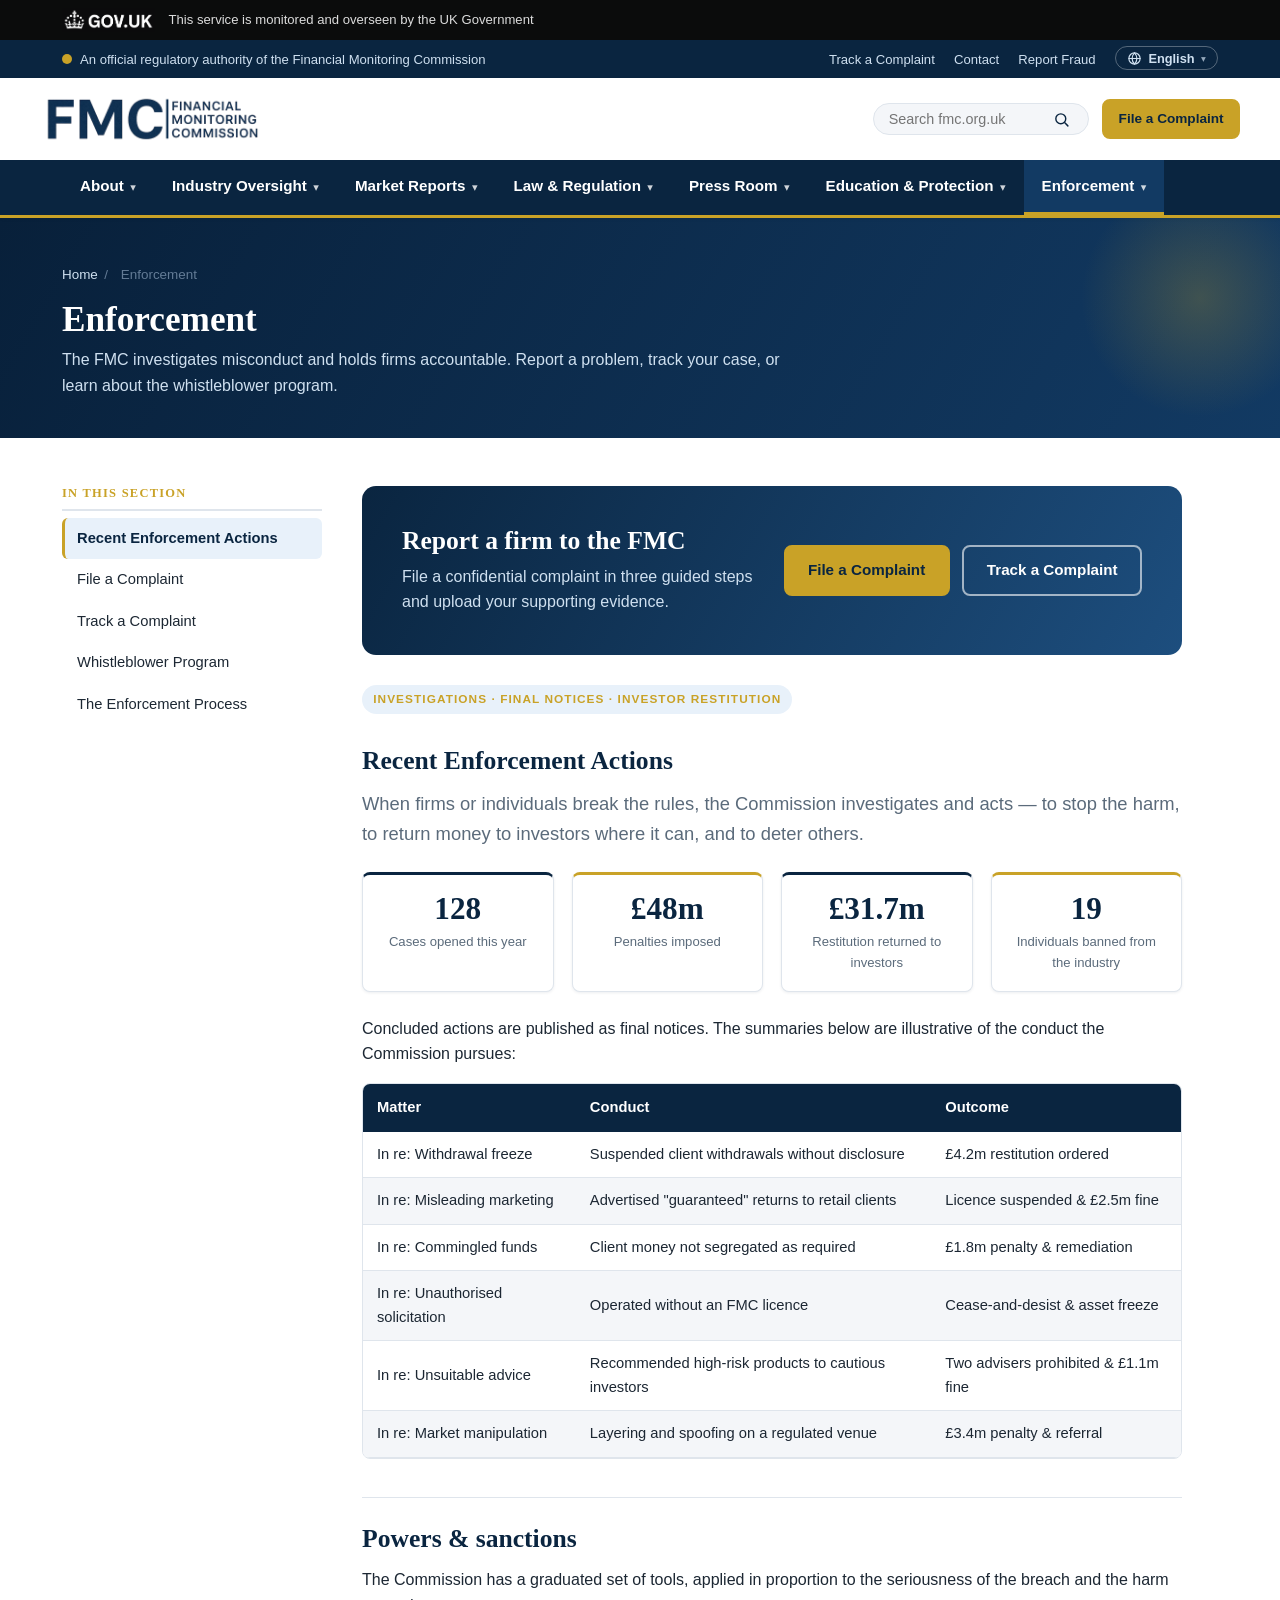
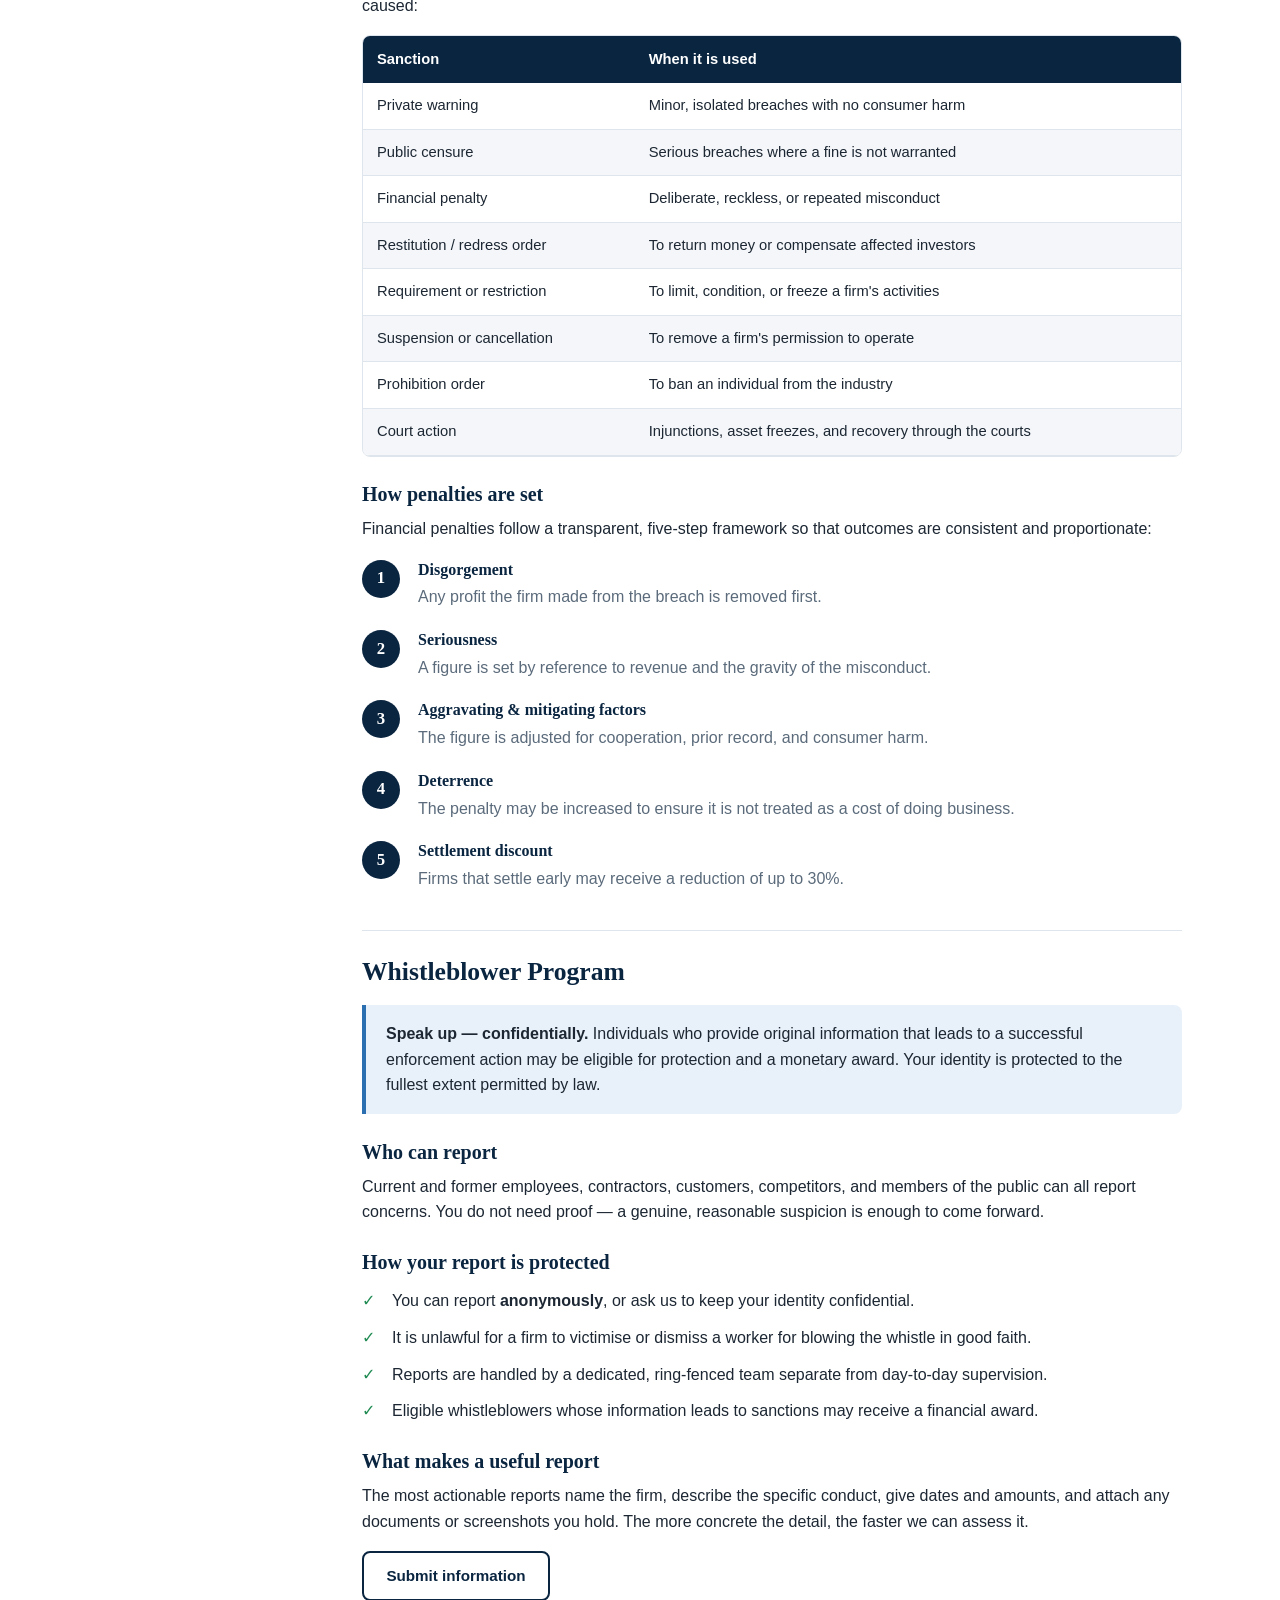
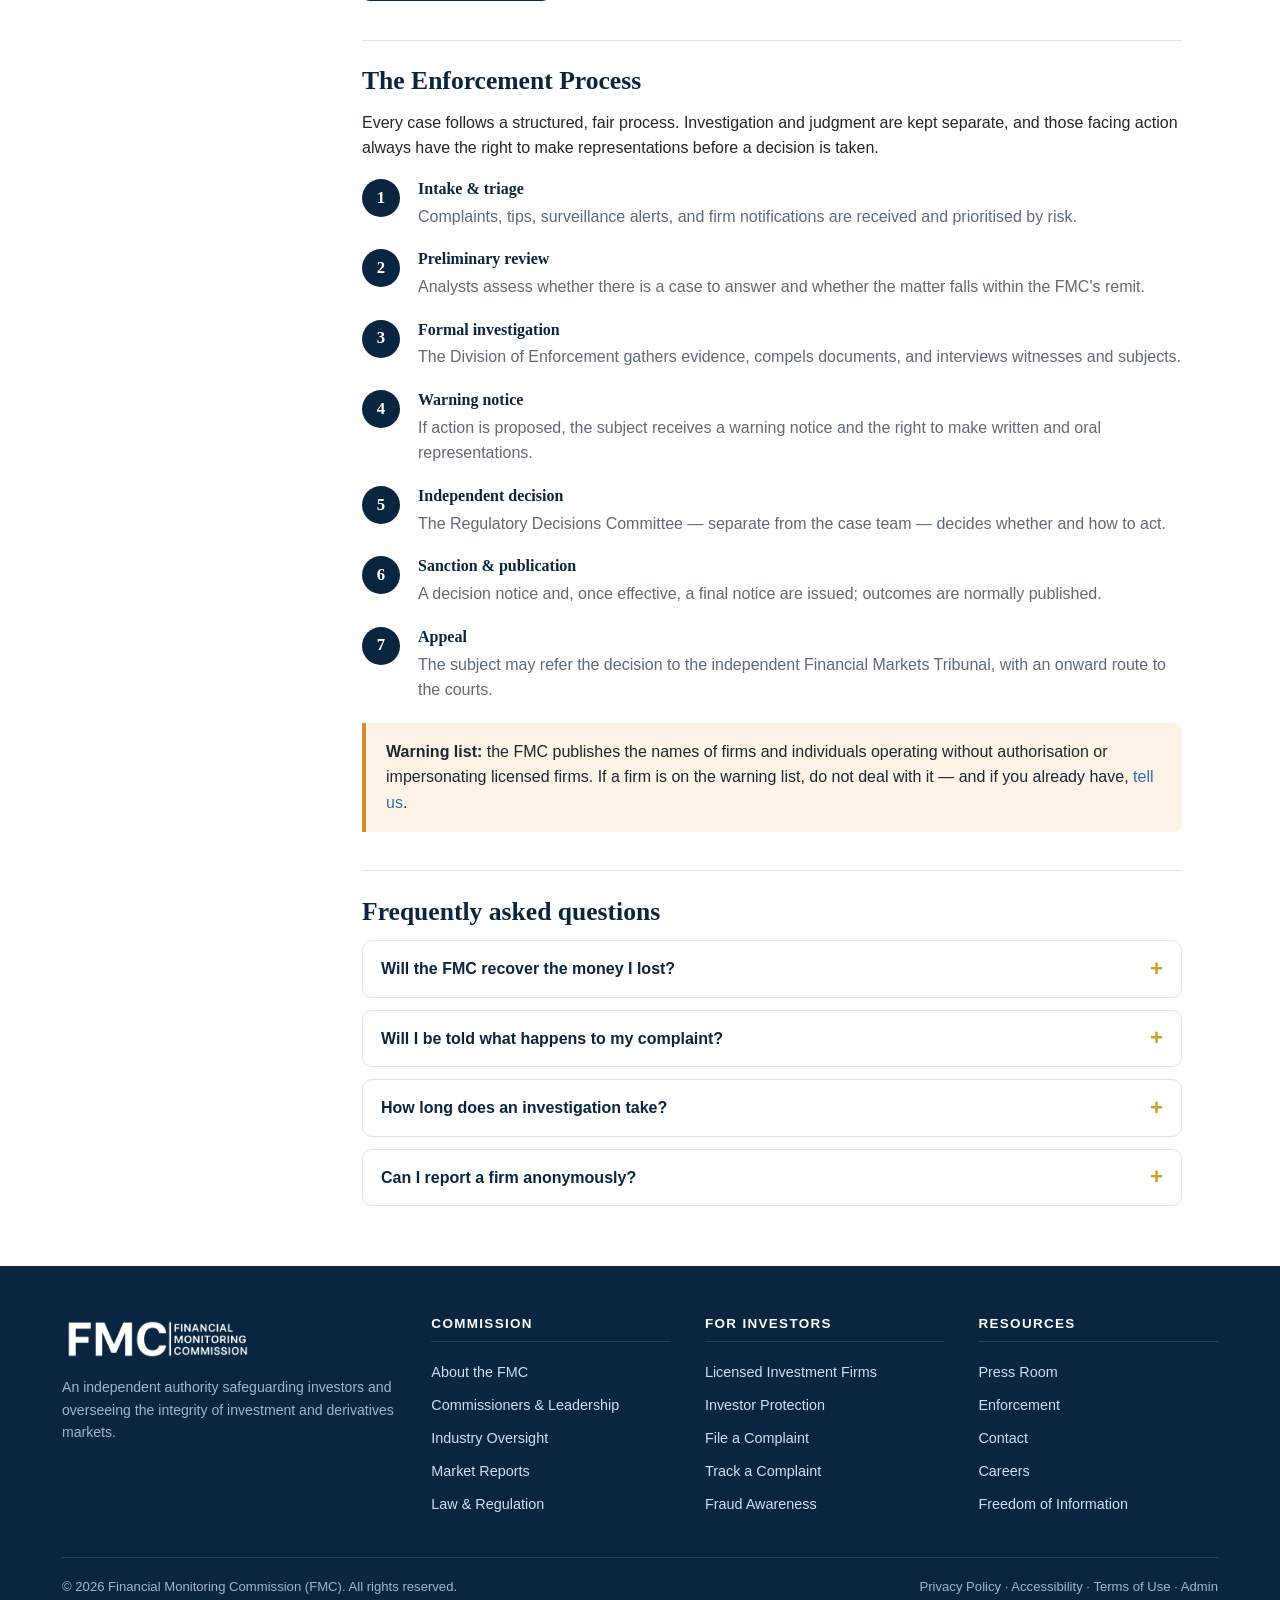
<file: pages/enforcement.html>
<!DOCTYPE html>
<html lang="en">
<head>
  <meta charset="UTF-8">
  <meta name="viewport" content="width=device-width, initial-scale=1.0">
  <title>Enforcement | FMC</title>
  <link rel="stylesheet" href="../assets/css/styles.css">
  <script src="../assets/js/translations.js"></script>
  <script src="../assets/js/i18n.js"></script>
</head>
<body>
  <div id="site-header"></div>

  <section class="page-hero">
    <div class="container">
      <div class="breadcrumb"><a href="../index.html" data-i18n="common.home">Home</a><span>/</span><span data-i18n="nav.enforcement">Enforcement</span></div>
      <h1 data-i18n="en.h1">Enforcement</h1>
      <p data-i18n="en.intro">The FMC investigates misconduct and holds firms accountable. Report a problem, track your case, or learn about the whistleblower program.</p>
    </div>
  </section>

  <div class="container layout">
    <aside class="sidebar">
      <h4 data-i18n="common.inSection">In this section</h4>
      <nav>
        <a href="#actions" class="active" data-i18n="en.actions">Enforcement Actions</a>
        <a href="complaint.html" data-i18n="cta.file">File a Complaint</a>
        <a href="track.html" data-i18n="tk.crumb">Track a Complaint</a>
        <a href="#whistleblower" data-i18n="m.whistle">Whistleblower Program</a>
        <a href="#process" data-i18n="en.process">The Process</a>
      </nav>
    </aside>

    <main class="content prose">
      <div class="report-band" style="margin-bottom:30px">
        <div><h2 style="color:#fff" data-i18n="en.band.h">Report a firm to the FMC</h2><p data-i18n="en.band.p">File a confidential complaint in three guided steps and upload your supporting evidence.</p></div>
        <div class="actions"><a class="btn btn-gold" href="complaint.html" data-i18n="cta.file">File a Complaint</a><a class="btn btn-ghost" href="track.html" data-i18n="tk.crumb">Track a Complaint</a></div>
      </div>

      <span class="kicker" data-i18n-html="enf.b1">Investigations &middot; Final notices &middot; Investor restitution</span>
      <h2 id="actions" class="sec" data-i18n="en.actions">Recent Enforcement Actions</h2>
      <p class="lead" data-i18n-html="enf.b2">When firms or individuals break the rules, the Commission investigates and acts &mdash; to stop the harm, to return money to investors where it can, and to deter others.</p>

      <div class="kpi-grid">
        <div class="kpi"><div class="n">128</div><div class="k" data-i18n="enf.b3">Cases opened this year</div></div>
        <div class="kpi gold"><div class="n">&pound;48m</div><div class="k" data-i18n="enf.b4">Penalties imposed</div></div>
        <div class="kpi"><div class="n">&pound;31.7m</div><div class="k" data-i18n="enf.b5">Restitution returned to investors</div></div>
        <div class="kpi gold"><div class="n">19</div><div class="k" data-i18n="enf.b6">Individuals banned from the industry</div></div>
      </div>

      <p data-i18n="enf.b7">Concluded actions are published as final notices. The summaries below are illustrative of the conduct the Commission pursues:</p>
      <div class="table-wrap">
        <table class="data">
          <thead><tr><th data-i18n="enf.b8">Matter</th><th data-i18n="enf.b9">Conduct</th><th data-i18n="enf.b10">Outcome</th></tr></thead>
          <tbody>
            <tr><td data-i18n="enf.b11">In re: Withdrawal freeze</td><td data-i18n="enf.b12">Suspended client withdrawals without disclosure</td><td data-i18n-html="enf.b13">&pound;4.2m restitution ordered</td></tr>
            <tr><td data-i18n="enf.b14">In re: Misleading marketing</td><td data-i18n="enf.b15">Advertised "guaranteed" returns to retail clients</td><td data-i18n-html="enf.b16">Licence suspended &amp; &pound;2.5m fine</td></tr>
            <tr><td data-i18n="enf.b17">In re: Commingled funds</td><td data-i18n="enf.b18">Client money not segregated as required</td><td data-i18n-html="enf.b19">&pound;1.8m penalty &amp; remediation</td></tr>
            <tr><td data-i18n="enf.b20">In re: Unauthorised solicitation</td><td data-i18n="enf.b21">Operated without an FMC licence</td><td data-i18n-html="enf.b22">Cease-and-desist &amp; asset freeze</td></tr>
            <tr><td data-i18n="enf.b23">In re: Unsuitable advice</td><td data-i18n="enf.b24">Recommended high-risk products to cautious investors</td><td data-i18n-html="enf.b25">Two advisers prohibited &amp; &pound;1.1m fine</td></tr>
            <tr><td data-i18n="enf.b26">In re: Market manipulation</td><td data-i18n="enf.b27">Layering and spoofing on a regulated venue</td><td data-i18n-html="enf.b28">&pound;3.4m penalty &amp; referral</td></tr>
          </tbody>
        </table>
      </div>

      <h2 class="sec" data-i18n-html="enf.b29">Powers &amp; sanctions</h2>
      <p data-i18n="enf.b30">The Commission has a graduated set of tools, applied in proportion to the seriousness of the breach and the harm caused:</p>
      <div class="table-wrap">
        <table class="data">
          <thead><tr><th data-i18n="enf.b31">Sanction</th><th data-i18n="enf.b32">When it is used</th></tr></thead>
          <tbody>
            <tr><td data-i18n="enf.b33">Private warning</td><td data-i18n="enf.b34">Minor, isolated breaches with no consumer harm</td></tr>
            <tr><td data-i18n="enf.b35">Public censure</td><td data-i18n="enf.b36">Serious breaches where a fine is not warranted</td></tr>
            <tr><td data-i18n="enf.b37">Financial penalty</td><td data-i18n="enf.b38">Deliberate, reckless, or repeated misconduct</td></tr>
            <tr><td data-i18n-html="enf.b39">Restitution / redress order</td><td data-i18n="enf.b40">To return money or compensate affected investors</td></tr>
            <tr><td data-i18n="enf.b41">Requirement or restriction</td><td data-i18n="enf.b42">To limit, condition, or freeze a firm's activities</td></tr>
            <tr><td data-i18n="enf.b43">Suspension or cancellation</td><td data-i18n="enf.b44">To remove a firm's permission to operate</td></tr>
            <tr><td data-i18n="enf.b45">Prohibition order</td><td data-i18n="enf.b46">To ban an individual from the industry</td></tr>
            <tr><td data-i18n="enf.b47">Court action</td><td data-i18n="enf.b48">Injunctions, asset freezes, and recovery through the courts</td></tr>
          </tbody>
        </table>
      </div>
      <h3 data-i18n="enf.b49">How penalties are set</h3>
      <p data-i18n="enf.b50">Financial penalties follow a transparent, five-step framework so that outcomes are consistent and proportionate:</p>
      <ol class="steps-list">
        <li><h4 data-i18n="enf.b51">Disgorgement</h4><p data-i18n="enf.b52">Any profit the firm made from the breach is removed first.</p></li>
        <li><h4 data-i18n="enf.b53">Seriousness</h4><p data-i18n="enf.b54">A figure is set by reference to revenue and the gravity of the misconduct.</p></li>
        <li><h4 data-i18n-html="enf.b55">Aggravating &amp; mitigating factors</h4><p data-i18n="enf.b56">The figure is adjusted for cooperation, prior record, and consumer harm.</p></li>
        <li><h4 data-i18n="enf.b57">Deterrence</h4><p data-i18n="enf.b58">The penalty may be increased to ensure it is not treated as a cost of doing business.</p></li>
        <li><h4 data-i18n="enf.b59">Settlement discount</h4><p data-i18n="enf.b60">Firms that settle early may receive a reduction of up to 30%.</p></li>
      </ol>

      <h2 id="whistleblower" class="sec" data-i18n="m.whistle">Whistleblower Program</h2>
      <div class="callout" data-i18n-html="enf.b61"><strong>Speak up &mdash; confidentially.</strong> Individuals who provide original information that leads to a successful enforcement action may be eligible for protection and a monetary award. Your identity is protected to the fullest extent permitted by law.</div>
      <h3 data-i18n="enf.b62">Who can report</h3>
      <p data-i18n-html="enf.b63">Current and former employees, contractors, customers, competitors, and members of the public can all report concerns. You do not need proof &mdash; a genuine, reasonable suspicion is enough to come forward.</p>
      <h3 data-i18n="enf.b64">How your report is protected</h3>
      <ul class="check">
        <li data-i18n-html="enf.b65">You can report <strong>anonymously</strong>, or ask us to keep your identity confidential.</li>
        <li data-i18n="enf.b66">It is unlawful for a firm to victimise or dismiss a worker for blowing the whistle in good faith.</li>
        <li data-i18n="enf.b67">Reports are handled by a dedicated, ring-fenced team separate from day-to-day supervision.</li>
        <li data-i18n="enf.b68">Eligible whistleblowers whose information leads to sanctions may receive a financial award.</li>
      </ul>
      <h3 data-i18n="enf.b69">What makes a useful report</h3>
      <p data-i18n="enf.b70">The most actionable reports name the firm, describe the specific conduct, give dates and amounts, and attach any documents or screenshots you hold. The more concrete the detail, the faster we can assess it.</p>
      <p><a class="btn btn-outline" href="complaint.html" data-i18n="enf.b71">Submit information</a></p>

      <h2 id="process" class="sec" data-i18n="en.process">The Enforcement Process</h2>
      <p data-i18n="enf.b72">Every case follows a structured, fair process. Investigation and judgment are kept separate, and those facing action always have the right to make representations before a decision is taken.</p>
      <ol class="steps-list">
        <li><h4 data-i18n-html="enf.b73">Intake &amp; triage</h4><p data-i18n="enf.b74">Complaints, tips, surveillance alerts, and firm notifications are received and prioritised by risk.</p></li>
        <li><h4 data-i18n="enf.b75">Preliminary review</h4><p data-i18n="enf.b76">Analysts assess whether there is a case to answer and whether the matter falls within the FMC's remit.</p></li>
        <li><h4 data-i18n="enf.b77">Formal investigation</h4><p data-i18n="enf.b78">The Division of Enforcement gathers evidence, compels documents, and interviews witnesses and subjects.</p></li>
        <li><h4 data-i18n="enf.b79">Warning notice</h4><p data-i18n="enf.b80">If action is proposed, the subject receives a warning notice and the right to make written and oral representations.</p></li>
        <li><h4 data-i18n-html="enf.b81">Independent decision</h4><p data-i18n-html="enf.b82">The Regulatory Decisions Committee &mdash; separate from the case team &mdash; decides whether and how to act.</p></li>
        <li><h4 data-i18n-html="enf.b83">Sanction &amp; publication</h4><p data-i18n="enf.b84">A decision notice and, once effective, a final notice are issued; outcomes are normally published.</p></li>
        <li><h4 data-i18n="enf.b85">Appeal</h4><p data-i18n="enf.b86">The subject may refer the decision to the independent Financial Markets Tribunal, with an onward route to the courts.</p></li>
      </ol>

      <div class="callout warn" data-i18n-html="enf.b87"><strong>Warning list:</strong> the FMC publishes the names of firms and individuals operating without authorisation or impersonating licensed firms. If a firm is on the warning list, do not deal with it &mdash; and if you already have, <a href='complaint.html'>tell us</a>.</div>

      <h2 class="sec" data-i18n="enf.b88">Frequently asked questions</h2>
      <div class="faq">
        <details><summary data-i18n="enf.b89">Will the FMC recover the money I lost?</summary><div class="a"><p data-i18n-html="enf.b90">We pursue restitution and asset recovery wherever possible and can order firms to compensate investors, but recovery is never guaranteed &mdash; especially against fraudsters who have moved money offshore. Eligible consumers of failed authorised firms may also claim from the compensation scheme.</p></div></details>
        <details><summary data-i18n="enf.b91">Will I be told what happens to my complaint?</summary><div class="a"><p data-i18n-html="enf.b92">You can follow the status of your complaint using the <a href='track.html'>case tracker</a>. We cannot share confidential investigation detail, but concluded actions are published.</p></div></details>
        <details><summary data-i18n="enf.b93">How long does an investigation take?</summary><div class="a"><p data-i18n-html="enf.b94">It varies widely with complexity &mdash; from a few months to over a year for serious, cross-border cases. We prioritise matters that pose the greatest ongoing risk to investors.</p></div></details>
        <details><summary data-i18n="enf.b95">Can I report a firm anonymously?</summary><div class="a"><p data-i18n="enf.b96">Yes. You may report anonymously, although giving us a way to contact you helps us ask follow-up questions and act more quickly.</p></div></details>
      </div>
    </main>
  </div>

  <div id="site-footer"></div>
  <script src="../assets/js/main.js"></script>
</body>
</html>
</file>
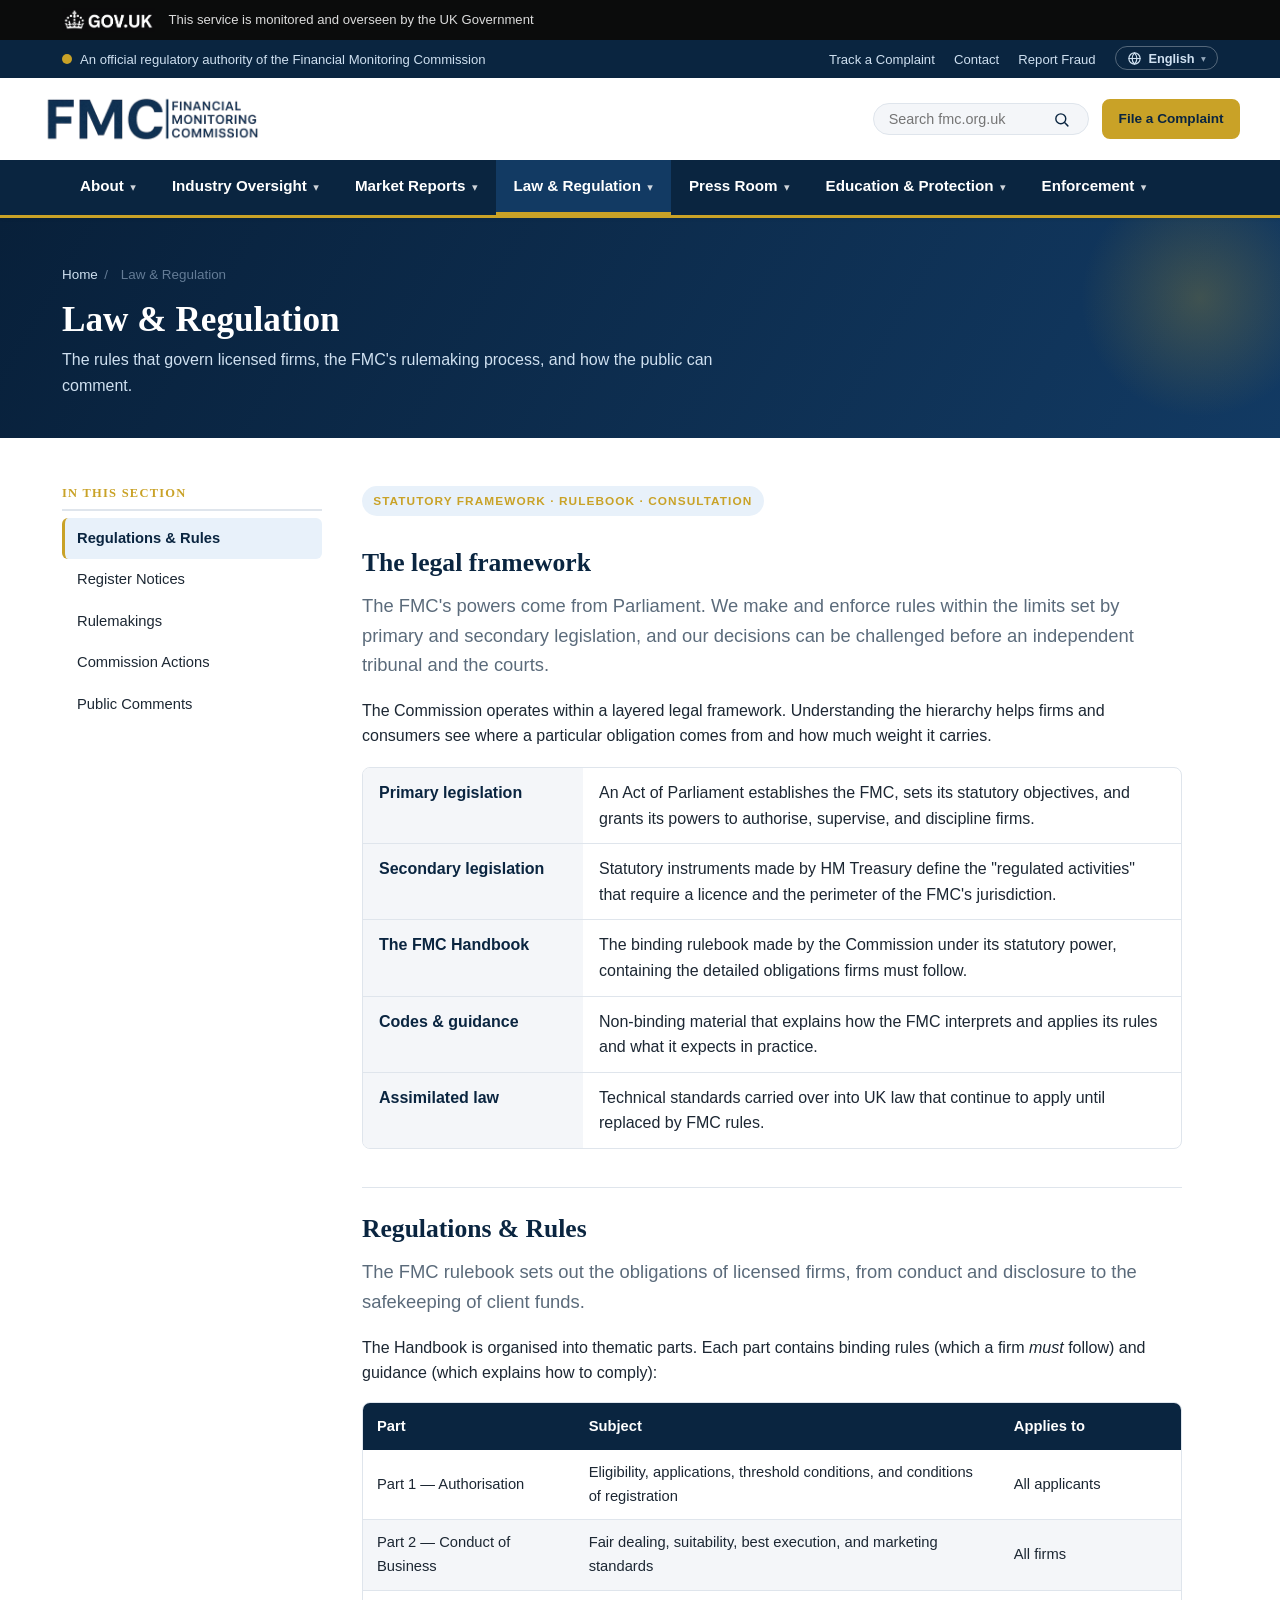
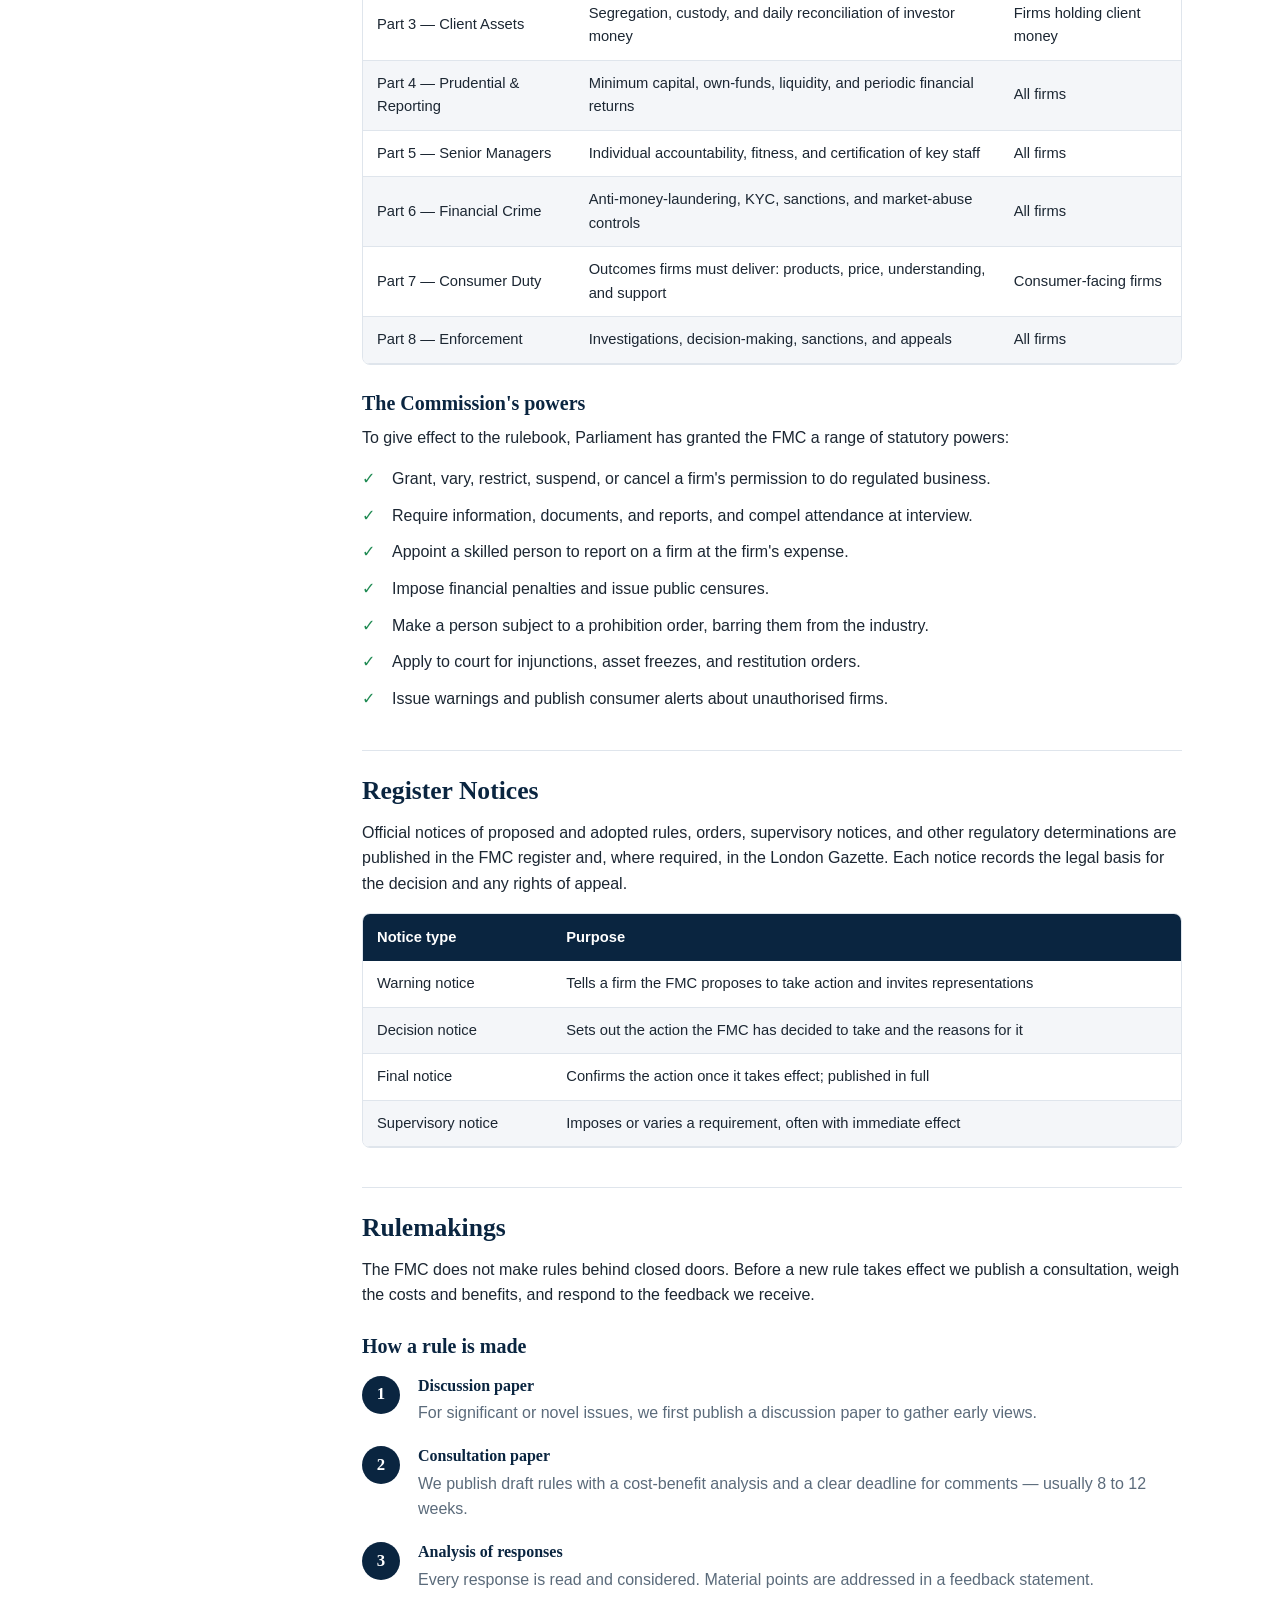
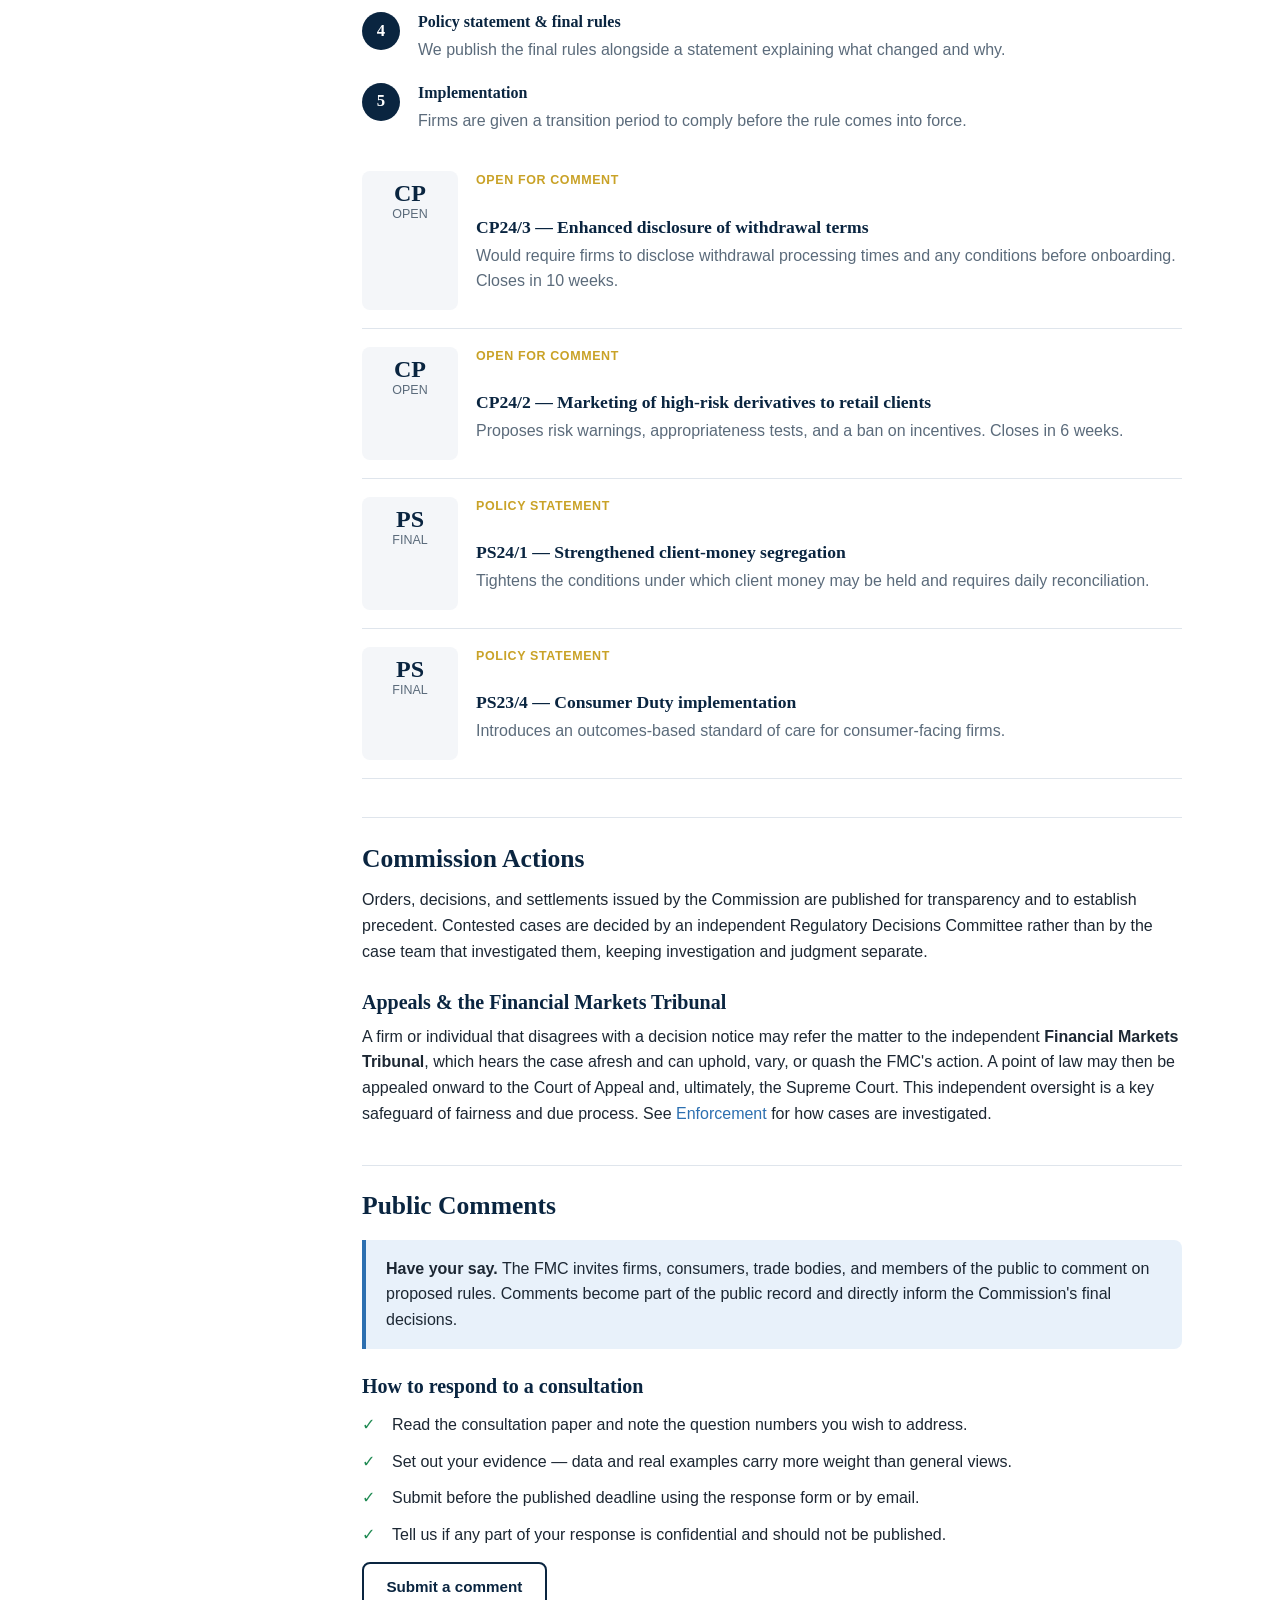
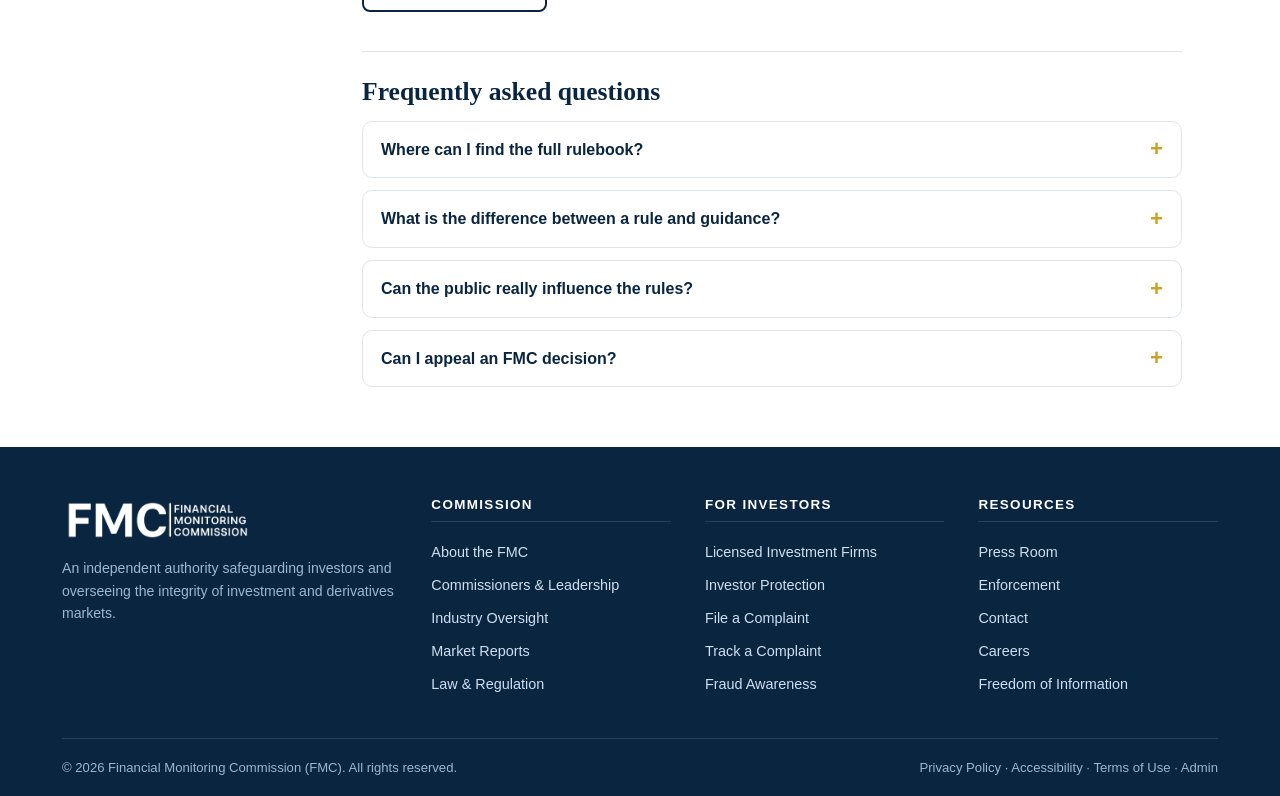
<file: pages/law.html>
<!DOCTYPE html>
<html lang="en">
<head>
  <meta charset="UTF-8">
  <meta name="viewport" content="width=device-width, initial-scale=1.0">
  <title>Law &amp; Regulation | FMC</title>
  <link rel="stylesheet" href="../assets/css/styles.css">
  <script src="../assets/js/translations.js"></script>
  <script src="../assets/js/i18n.js"></script>
</head>
<body>
  <div id="site-header"></div>

  <section class="page-hero">
    <div class="container">
      <div class="breadcrumb"><a href="../index.html" data-i18n="common.home">Home</a><span>/</span><span data-i18n="nav.law">Law &amp; Regulation</span></div>
      <h1 data-i18n="lw.h1">Law &amp; Regulation</h1>
      <p data-i18n="lw.intro">The rules that govern licensed firms, the FMC's rulemaking process, and how the public can comment.</p>
    </div>
  </section>

  <div class="container layout">
    <aside class="sidebar">
      <h4 data-i18n="common.inSection">In this section</h4>
      <nav>
        <a href="#rules" class="active" data-i18n="lw.rules">Regulations &amp; Rules</a>
        <a href="#register" data-i18n="lw.register">Register Notices</a>
        <a href="#rulemaking" data-i18n="lw.rulemaking">Rulemakings</a>
        <a href="#actions" data-i18n="lw.actions">Commission Actions</a>
        <a href="#comments" data-i18n="lw.comments">Public Comments</a>
      </nav>
    </aside>

    <main class="content prose">
      <span class="kicker" data-i18n="lw.b1">Statutory framework &middot; Rulebook &middot; Consultation</span>
      <h2 class="sec" data-i18n="lw.b2">The legal framework</h2>
      <p class="lead" data-i18n="lw.b3">The FMC's powers come from Parliament. We make and enforce rules within the limits set by primary and secondary legislation, and our decisions can be challenged before an independent tribunal and the courts.</p>
      <p data-i18n="lw.b4">The Commission operates within a layered legal framework. Understanding the hierarchy helps firms and consumers see where a particular obligation comes from and how much weight it carries.</p>
      <div class="deflist">
        <dt data-i18n="lw.b5">Primary legislation</dt><dd data-i18n="lw.b6">An Act of Parliament establishes the FMC, sets its statutory objectives, and grants its powers to authorise, supervise, and discipline firms.</dd>
        <dt data-i18n="lw.b7">Secondary legislation</dt><dd data-i18n="lw.b8">Statutory instruments made by HM Treasury define the "regulated activities" that require a licence and the perimeter of the FMC's jurisdiction.</dd>
        <dt data-i18n="lw.b9">The FMC Handbook</dt><dd data-i18n="lw.b10">The binding rulebook made by the Commission under its statutory power, containing the detailed obligations firms must follow.</dd>
        <dt data-i18n-html="lw.b11">Codes &amp; guidance</dt><dd data-i18n="lw.b12">Non-binding material that explains how the FMC interprets and applies its rules and what it expects in practice.</dd>
        <dt data-i18n="lw.b13">Assimilated law</dt><dd data-i18n="lw.b14">Technical standards carried over into UK law that continue to apply until replaced by FMC rules.</dd>
      </div>

      <h2 id="rules" class="sec" data-i18n="lw.rules">Regulations &amp; Rules</h2>
      <p class="lead" data-i18n="lw.rulesLead">The FMC rulebook sets out the obligations of licensed firms, from conduct and disclosure to the safekeeping of client funds.</p>
      <p data-i18n-html="lw.b15">The Handbook is organised into thematic parts. Each part contains binding rules (which a firm <em>must</em> follow) and guidance (which explains how to comply):</p>
      <div class="table-wrap">
        <table class="data">
          <thead><tr><th data-i18n="lw.b16">Part</th><th data-i18n="lw.b17">Subject</th><th data-i18n="lw.b18">Applies to</th></tr></thead>
          <tbody>
            <tr><td data-i18n="lw.b19">Part 1 &mdash; Authorisation</td><td data-i18n="lw.b20">Eligibility, applications, threshold conditions, and conditions of registration</td><td data-i18n="lw.b21">All applicants</td></tr>
            <tr><td data-i18n="lw.b22">Part 2 &mdash; Conduct of Business</td><td data-i18n="lw.b23">Fair dealing, suitability, best execution, and marketing standards</td><td data-i18n="lw.b24">All firms</td></tr>
            <tr><td data-i18n="lw.b25">Part 3 &mdash; Client Assets</td><td data-i18n="lw.b26">Segregation, custody, and daily reconciliation of investor money</td><td data-i18n="lw.b27">Firms holding client money</td></tr>
            <tr><td data-i18n-html="lw.b28">Part 4 &mdash; Prudential &amp; Reporting</td><td data-i18n="lw.b29">Minimum capital, own-funds, liquidity, and periodic financial returns</td><td data-i18n="lw.b30">All firms</td></tr>
            <tr><td data-i18n="lw.b31">Part 5 &mdash; Senior Managers</td><td data-i18n="lw.b32">Individual accountability, fitness, and certification of key staff</td><td data-i18n="lw.b33">All firms</td></tr>
            <tr><td data-i18n="lw.b34">Part 6 &mdash; Financial Crime</td><td data-i18n="lw.b35">Anti-money-laundering, KYC, sanctions, and market-abuse controls</td><td data-i18n="lw.b36">All firms</td></tr>
            <tr><td data-i18n="lw.b37">Part 7 &mdash; Consumer Duty</td><td data-i18n="lw.b38">Outcomes firms must deliver: products, price, understanding, and support</td><td data-i18n="lw.b39">Consumer-facing firms</td></tr>
            <tr><td data-i18n="lw.b40">Part 8 &mdash; Enforcement</td><td data-i18n="lw.b41">Investigations, decision-making, sanctions, and appeals</td><td data-i18n="lw.b42">All firms</td></tr>
          </tbody>
        </table>
      </div>

      <h3 data-i18n="lw.b43">The Commission's powers</h3>
      <p data-i18n="lw.b44">To give effect to the rulebook, Parliament has granted the FMC a range of statutory powers:</p>
      <ul class="check">
        <li data-i18n="lw.b45">Grant, vary, restrict, suspend, or cancel a firm's permission to do regulated business.</li>
        <li data-i18n="lw.b46">Require information, documents, and reports, and compel attendance at interview.</li>
        <li data-i18n="lw.b47">Appoint a skilled person to report on a firm at the firm's expense.</li>
        <li data-i18n="lw.b48">Impose financial penalties and issue public censures.</li>
        <li data-i18n="lw.b49">Make a person subject to a prohibition order, barring them from the industry.</li>
        <li data-i18n="lw.b50">Apply to court for injunctions, asset freezes, and restitution orders.</li>
        <li data-i18n="lw.b51">Issue warnings and publish consumer alerts about unauthorised firms.</li>
      </ul>

      <h2 id="register" class="sec" data-i18n="lw.register">Register Notices</h2>
      <p data-i18n="lw.b52">Official notices of proposed and adopted rules, orders, supervisory notices, and other regulatory determinations are published in the FMC register and, where required, in the London Gazette. Each notice records the legal basis for the decision and any rights of appeal.</p>
      <div class="table-wrap">
        <table class="data">
          <thead><tr><th data-i18n="lw.b53">Notice type</th><th data-i18n="lw.b54">Purpose</th></tr></thead>
          <tbody>
            <tr><td data-i18n="lw.b55">Warning notice</td><td data-i18n="lw.b56">Tells a firm the FMC proposes to take action and invites representations</td></tr>
            <tr><td data-i18n="lw.b57">Decision notice</td><td data-i18n="lw.b58">Sets out the action the FMC has decided to take and the reasons for it</td></tr>
            <tr><td data-i18n="lw.b59">Final notice</td><td data-i18n="lw.b60">Confirms the action once it takes effect; published in full</td></tr>
            <tr><td data-i18n="lw.b61">Supervisory notice</td><td data-i18n="lw.b62">Imposes or varies a requirement, often with immediate effect</td></tr>
          </tbody>
        </table>
      </div>

      <h2 id="rulemaking" class="sec" data-i18n="lw.rulemaking">Rulemakings</h2>
      <p data-i18n="lw.b63">The FMC does not make rules behind closed doors. Before a new rule takes effect we publish a consultation, weigh the costs and benefits, and respond to the feedback we receive.</p>
      <h3 data-i18n="lw.b64">How a rule is made</h3>
      <ol class="steps-list">
        <li><h4 data-i18n="lw.b65">Discussion paper</h4><p data-i18n="lw.b66">For significant or novel issues, we first publish a discussion paper to gather early views.</p></li>
        <li><h4 data-i18n="lw.b67">Consultation paper</h4><p data-i18n-html="lw.b68">We publish draft rules with a cost-benefit analysis and a clear deadline for comments &mdash; usually 8 to 12 weeks.</p></li>
        <li><h4 data-i18n="lw.b69">Analysis of responses</h4><p data-i18n="lw.b70">Every response is read and considered. Material points are addressed in a feedback statement.</p></li>
        <li><h4 data-i18n-html="lw.b71">Policy statement &amp; final rules</h4><p data-i18n="lw.b72">We publish the final rules alongside a statement explaining what changed and why.</p></li>
        <li><h4 data-i18n="lw.b73">Implementation</h4><p data-i18n="lw.b74">Firms are given a transition period to comply before the rule comes into force.</p></li>
      </ol>
      <div class="release"><div class="date"><div class="d">CP</div><div class="m">Open</div></div><div><div class="tagline" data-i18n="lw.b75">Open for comment</div><h3 data-i18n="lw.b76">CP24/3 &mdash; Enhanced disclosure of withdrawal terms</h3><p class="muted" data-i18n="lw.b77">Would require firms to disclose withdrawal processing times and any conditions before onboarding. Closes in 10 weeks.</p></div></div>
      <div class="release"><div class="date"><div class="d">CP</div><div class="m">Open</div></div><div><div class="tagline" data-i18n="lw.b78">Open for comment</div><h3 data-i18n="lw.b79">CP24/2 &mdash; Marketing of high-risk derivatives to retail clients</h3><p class="muted" data-i18n="lw.b80">Proposes risk warnings, appropriateness tests, and a ban on incentives. Closes in 6 weeks.</p></div></div>
      <div class="release"><div class="date"><div class="d">PS</div><div class="m">Final</div></div><div><div class="tagline" data-i18n="lw.b81">Policy statement</div><h3 data-i18n="lw.b82">PS24/1 &mdash; Strengthened client-money segregation</h3><p class="muted" data-i18n="lw.b83">Tightens the conditions under which client money may be held and requires daily reconciliation.</p></div></div>
      <div class="release"><div class="date"><div class="d">PS</div><div class="m">Final</div></div><div><div class="tagline" data-i18n="lw.b84">Policy statement</div><h3 data-i18n="lw.b85">PS23/4 &mdash; Consumer Duty implementation</h3><p class="muted" data-i18n="lw.b86">Introduces an outcomes-based standard of care for consumer-facing firms.</p></div></div>

      <h2 id="actions" class="sec" data-i18n="lw.actions">Commission Actions</h2>
      <p data-i18n="lw.b87">Orders, decisions, and settlements issued by the Commission are published for transparency and to establish precedent. Contested cases are decided by an independent Regulatory Decisions Committee rather than by the case team that investigated them, keeping investigation and judgment separate.</p>
      <h3 data-i18n-html="lw.b88">Appeals &amp; the Financial Markets Tribunal</h3>
      <p data-i18n-html="lw.b89">A firm or individual that disagrees with a decision notice may refer the matter to the independent <strong>Financial Markets Tribunal</strong>, which hears the case afresh and can uphold, vary, or quash the FMC's action. A point of law may then be appealed onward to the Court of Appeal and, ultimately, the Supreme Court. This independent oversight is a key safeguard of fairness and due process. See <a href='enforcement.html'>Enforcement</a> for how cases are investigated.</p>

      <h2 id="comments" class="sec" data-i18n="lw.comments">Public Comments</h2>
      <div class="callout" data-i18n-html="lw.b90"><strong>Have your say.</strong> The FMC invites firms, consumers, trade bodies, and members of the public to comment on proposed rules. Comments become part of the public record and directly inform the Commission's final decisions.</div>
      <h3 data-i18n="lw.b91">How to respond to a consultation</h3>
      <ul class="check">
        <li data-i18n="lw.b92">Read the consultation paper and note the question numbers you wish to address.</li>
        <li data-i18n-html="lw.b93">Set out your evidence &mdash; data and real examples carry more weight than general views.</li>
        <li data-i18n="lw.b94">Submit before the published deadline using the response form or by email.</li>
        <li data-i18n="lw.b95">Tell us if any part of your response is confidential and should not be published.</li>
      </ul>
      <a class="btn btn-outline" href="contact.html" data-i18n="lw.b96">Submit a comment</a>

      <h2 class="sec" data-i18n="lw.b97">Frequently asked questions</h2>
      <div class="faq">
        <details><summary data-i18n="lw.b98">Where can I find the full rulebook?</summary><div class="a"><p data-i18n="lw.b99">The complete FMC Handbook is published online and updated whenever rules change. Each provision is marked as a binding rule or as guidance, with its commencement date.</p></div></details>
        <details><summary data-i18n="lw.b100">What is the difference between a rule and guidance?</summary><div class="a"><p data-i18n-html="lw.b101">A rule creates a binding obligation &mdash; breaching it can lead to enforcement. Guidance is not binding; it explains how the FMC interprets a rule and what it expects, and following it is a reliable way to demonstrate compliance.</p></div></details>
        <details><summary data-i18n="lw.b102">Can the public really influence the rules?</summary><div class="a"><p data-i18n="lw.b103">Yes. Consultation responses regularly change the final rules. We publish a feedback statement explaining which points we accepted, which we did not, and why.</p></div></details>
        <details><summary data-i18n="lw.b104">Can I appeal an FMC decision?</summary><div class="a"><p data-i18n="lw.b105">Yes. Recipients of a decision notice may refer the matter to the independent Financial Markets Tribunal, with an onward route to the courts on points of law.</p></div></details>
      </div>
    </main>
  </div>

  <div id="site-footer"></div>
  <script src="../assets/js/main.js"></script>
</body>
</html>
</file>
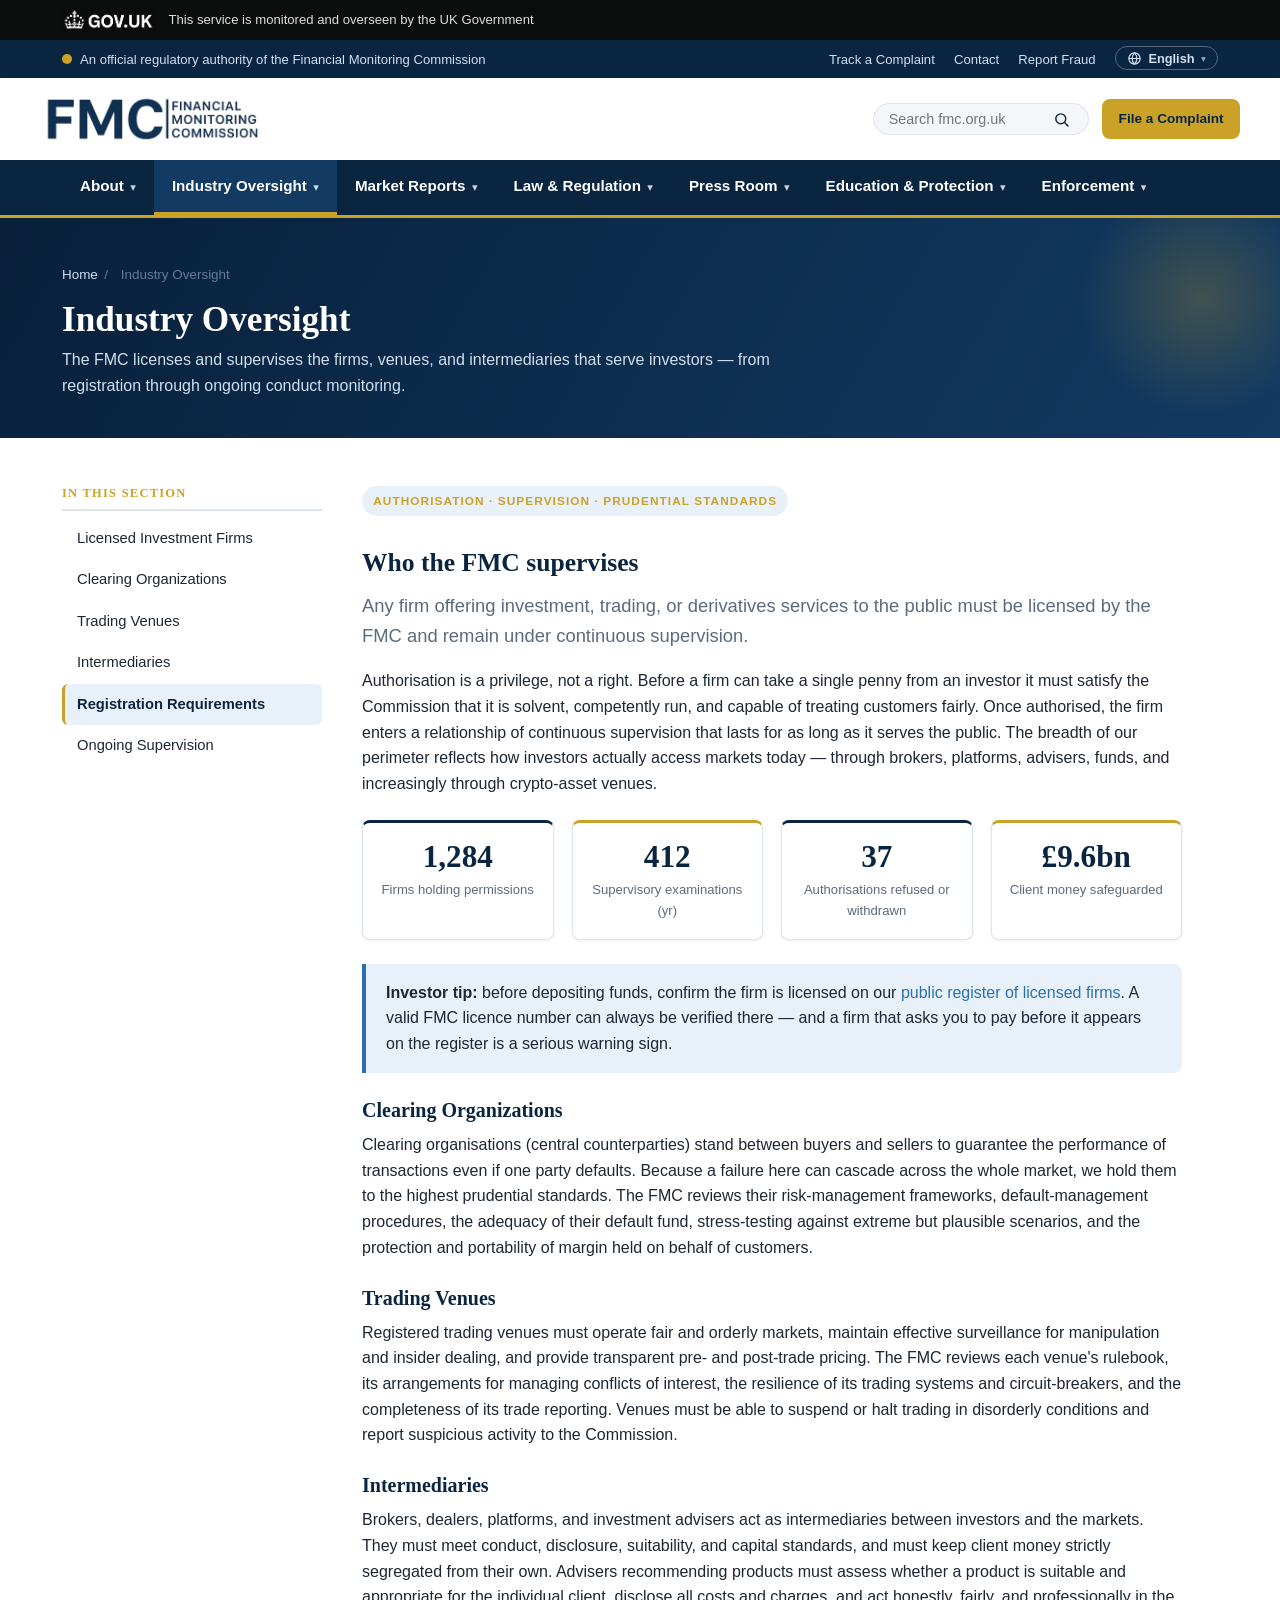
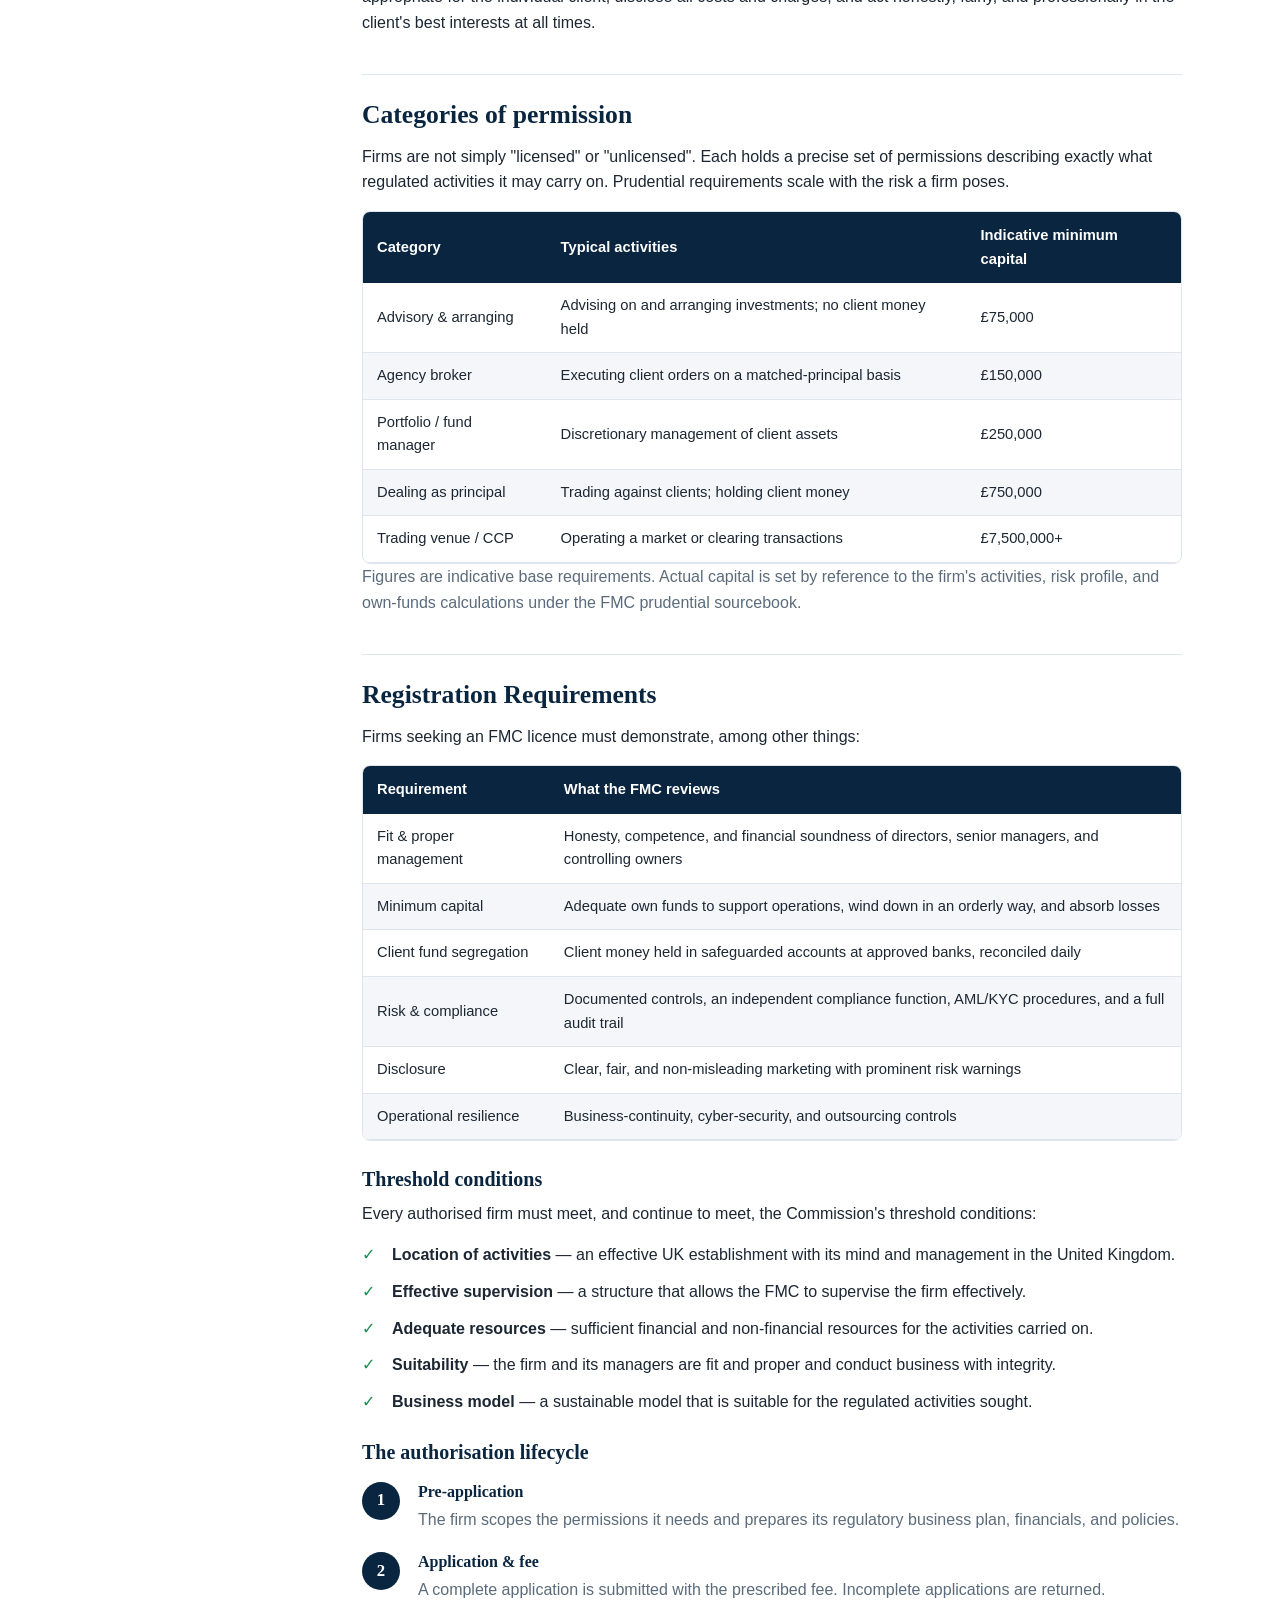
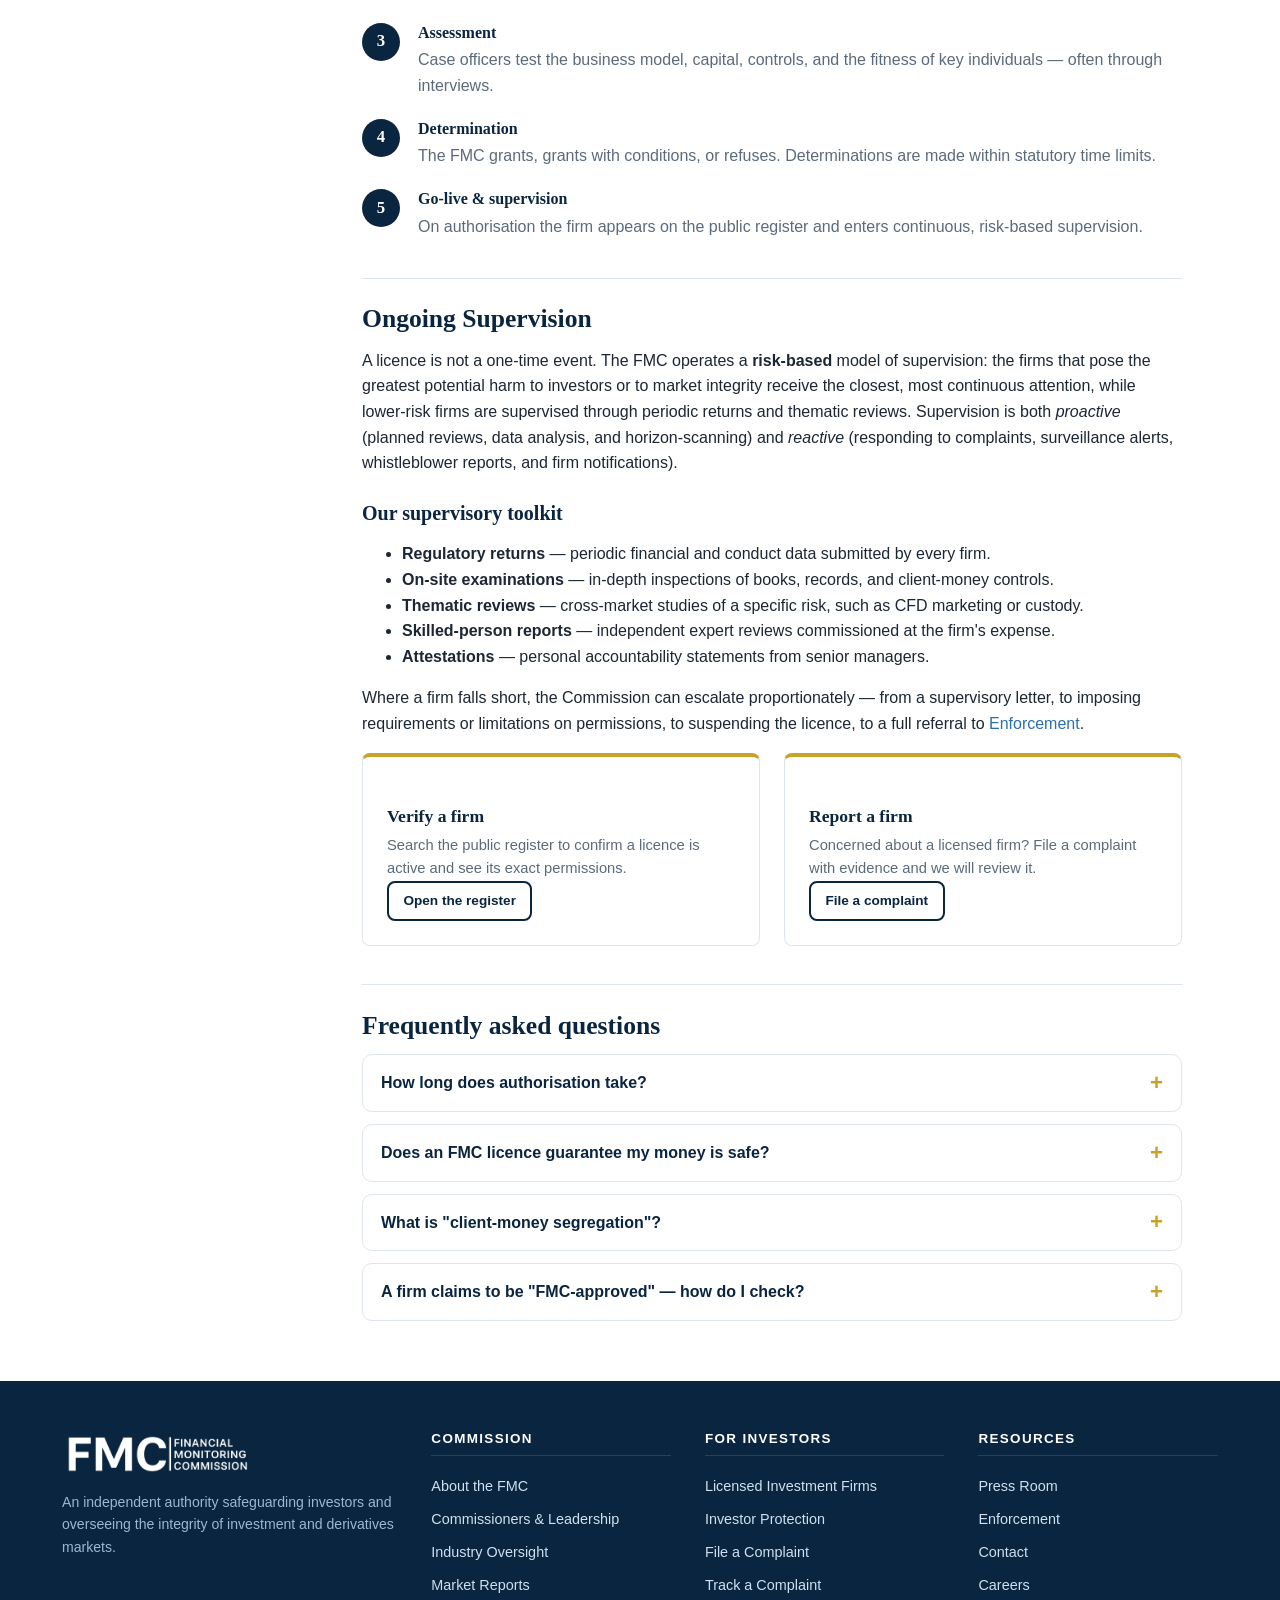
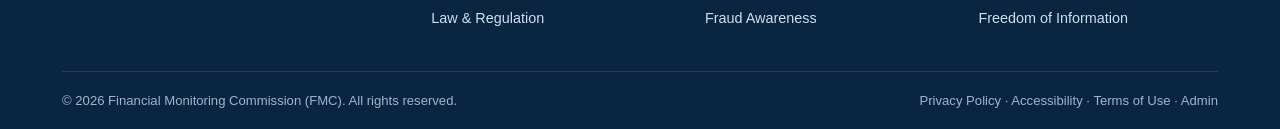
<file: pages/oversight.html>
<!DOCTYPE html>
<html lang="en">
<head>
  <meta charset="UTF-8">
  <meta name="viewport" content="width=device-width, initial-scale=1.0">
  <title>Industry Oversight | FMC</title>
  <link rel="stylesheet" href="../assets/css/styles.css">
  <script src="../assets/js/translations.js"></script>
  <script src="../assets/js/i18n.js"></script>
</head>
<body>
  <div id="site-header"></div>

  <section class="page-hero">
    <div class="container">
      <div class="breadcrumb"><a href="../index.html" data-i18n="common.home">Home</a><span>/</span><span data-i18n="nav.oversight">Industry Oversight</span></div>
      <h1 data-i18n="ov.h1">Industry Oversight</h1>
      <p data-i18n="ov.intro">The FMC licenses and supervises the firms, venues, and intermediaries that serve investors &mdash; from registration through ongoing conduct monitoring.</p>
    </div>
  </section>

  <div class="container layout">
    <aside class="sidebar">
      <h4 data-i18n="common.inSection">In this section</h4>
      <nav>
        <a href="companies.html" data-i18n="comp.h1">Licensed Investment Firms</a>
        <a href="#clearing" data-i18n="ov.clearing">Clearing Organizations</a>
        <a href="#venues" data-i18n="ov.venues">Trading Venues</a>
        <a href="#intermediaries" data-i18n="ov.intermediaries">Intermediaries</a>
        <a href="#registration" class="active" data-i18n="ov.registration">Registration Requirements</a>
        <a href="#supervision" data-i18n="ov.supervision">Ongoing Supervision</a>
      </nav>
    </aside>

    <main class="content prose">
      <span class="kicker" data-i18n="ov.b1">Authorisation &middot; Supervision &middot; Prudential standards</span>
      <h2 class="sec" data-i18n="ov.who">Who the FMC supervises</h2>
      <p class="lead" data-i18n="ov.lead">Any firm offering investment, trading, or derivatives services to the public must be licensed by the FMC and remain under continuous supervision.</p>
      <p data-i18n="ov.b2">Authorisation is a privilege, not a right. Before a firm can take a single penny from an investor it must satisfy the Commission that it is solvent, competently run, and capable of treating customers fairly. Once authorised, the firm enters a relationship of continuous supervision that lasts for as long as it serves the public. The breadth of our perimeter reflects how investors actually access markets today &mdash; through brokers, platforms, advisers, funds, and increasingly through crypto-asset venues.</p>

      <div class="kpi-grid">
        <div class="kpi"><div class="n">1,284</div><div class="k" data-i18n="ov.b3">Firms holding permissions</div></div>
        <div class="kpi gold"><div class="n">412</div><div class="k" data-i18n="ov.b4">Supervisory examinations (yr)</div></div>
        <div class="kpi"><div class="n">37</div><div class="k" data-i18n="ov.b5">Authorisations refused or withdrawn</div></div>
        <div class="kpi gold"><div class="n">&pound;9.6bn</div><div class="k" data-i18n="ov.b6">Client money safeguarded</div></div>
      </div>

      <div class="callout" data-i18n-html="ov.b7"><strong>Investor tip:</strong> before depositing funds, confirm the firm is licensed on our <a href="companies.html">public register of licensed firms</a>. A valid FMC licence number can always be verified there &mdash; and a firm that asks you to pay before it appears on the register is a serious warning sign.</div>

      <h3 id="clearing" data-i18n="ov.clearing">Clearing Organizations</h3>
      <p data-i18n="ov.b8">Clearing organisations (central counterparties) stand between buyers and sellers to guarantee the performance of transactions even if one party defaults. Because a failure here can cascade across the whole market, we hold them to the highest prudential standards. The FMC reviews their risk-management frameworks, default-management procedures, the adequacy of their default fund, stress-testing against extreme but plausible scenarios, and the protection and portability of margin held on behalf of customers.</p>

      <h3 id="venues" data-i18n="ov.venues">Trading Venues</h3>
      <p data-i18n="ov.b9">Registered trading venues must operate fair and orderly markets, maintain effective surveillance for manipulation and insider dealing, and provide transparent pre- and post-trade pricing. The FMC reviews each venue's rulebook, its arrangements for managing conflicts of interest, the resilience of its trading systems and circuit-breakers, and the completeness of its trade reporting. Venues must be able to suspend or halt trading in disorderly conditions and report suspicious activity to the Commission.</p>

      <h3 id="intermediaries" data-i18n="ov.intermediaries">Intermediaries</h3>
      <p data-i18n="ov.b10">Brokers, dealers, platforms, and investment advisers act as intermediaries between investors and the markets. They must meet conduct, disclosure, suitability, and capital standards, and must keep client money strictly segregated from their own. Advisers recommending products must assess whether a product is suitable and appropriate for the individual client, disclose all costs and charges, and act honestly, fairly, and professionally in the client's best interests at all times.</p>

      <h2 class="sec" data-i18n="ov.b11">Categories of permission</h2>
      <p data-i18n="ov.b12">Firms are not simply "licensed" or "unlicensed". Each holds a precise set of permissions describing exactly what regulated activities it may carry on. Prudential requirements scale with the risk a firm poses.</p>
      <div class="table-wrap">
        <table class="data">
          <thead><tr><th data-i18n="ov.b13">Category</th><th data-i18n="ov.b14">Typical activities</th><th data-i18n="ov.b15">Indicative minimum capital</th></tr></thead>
          <tbody>
            <tr><td data-i18n="ov.b16">Advisory &amp; arranging</td><td data-i18n="ov.b17">Advising on and arranging investments; no client money held</td><td>&pound;75,000</td></tr>
            <tr><td data-i18n="ov.b18">Agency broker</td><td data-i18n="ov.b19">Executing client orders on a matched-principal basis</td><td>&pound;150,000</td></tr>
            <tr><td data-i18n="ov.b20">Portfolio / fund manager</td><td data-i18n="ov.b21">Discretionary management of client assets</td><td>&pound;250,000</td></tr>
            <tr><td data-i18n="ov.b22">Dealing as principal</td><td data-i18n="ov.b23">Trading against clients; holding client money</td><td>&pound;750,000</td></tr>
            <tr><td data-i18n="ov.b24">Trading venue / CCP</td><td data-i18n="ov.b25">Operating a market or clearing transactions</td><td>&pound;7,500,000+</td></tr>
          </tbody>
        </table>
      </div>
      <p class="muted" data-i18n="ov.b26">Figures are indicative base requirements. Actual capital is set by reference to the firm's activities, risk profile, and own-funds calculations under the FMC prudential sourcebook.</p>

      <h2 id="registration" class="sec" data-i18n="ov.registration">Registration Requirements</h2>
      <p data-i18n="ov.b27">Firms seeking an FMC licence must demonstrate, among other things:</p>
      <div class="table-wrap">
        <table class="data">
          <thead><tr><th data-i18n="ov.b28">Requirement</th><th data-i18n="ov.b29">What the FMC reviews</th></tr></thead>
          <tbody>
            <tr><td data-i18n="ov.b30">Fit &amp; proper management</td><td data-i18n="ov.b31">Honesty, competence, and financial soundness of directors, senior managers, and controlling owners</td></tr>
            <tr><td data-i18n="ov.b32">Minimum capital</td><td data-i18n="ov.b33">Adequate own funds to support operations, wind down in an orderly way, and absorb losses</td></tr>
            <tr><td data-i18n="ov.b34">Client fund segregation</td><td data-i18n="ov.b35">Client money held in safeguarded accounts at approved banks, reconciled daily</td></tr>
            <tr><td data-i18n="ov.b36">Risk &amp; compliance</td><td data-i18n="ov.b37">Documented controls, an independent compliance function, AML/KYC procedures, and a full audit trail</td></tr>
            <tr><td data-i18n="ov.b38">Disclosure</td><td data-i18n="ov.b39">Clear, fair, and non-misleading marketing with prominent risk warnings</td></tr>
            <tr><td data-i18n="ov.b40">Operational resilience</td><td data-i18n="ov.b41">Business-continuity, cyber-security, and outsourcing controls</td></tr>
          </tbody>
        </table>
      </div>

      <h3 data-i18n="ov.b42">Threshold conditions</h3>
      <p data-i18n="ov.b43">Every authorised firm must meet, and continue to meet, the Commission's threshold conditions:</p>
      <ul class="check">
        <li data-i18n-html="ov.b44"><strong>Location of activities</strong> &mdash; an effective UK establishment with its mind and management in the United Kingdom.</li>
        <li data-i18n-html="ov.b45"><strong>Effective supervision</strong> &mdash; a structure that allows the FMC to supervise the firm effectively.</li>
        <li data-i18n-html="ov.b46"><strong>Adequate resources</strong> &mdash; sufficient financial and non-financial resources for the activities carried on.</li>
        <li data-i18n-html="ov.b47"><strong>Suitability</strong> &mdash; the firm and its managers are fit and proper and conduct business with integrity.</li>
        <li data-i18n-html="ov.b48"><strong>Business model</strong> &mdash; a sustainable model that is suitable for the regulated activities sought.</li>
      </ul>

      <h3 data-i18n="ov.b49">The authorisation lifecycle</h3>
      <ol class="steps-list">
        <li><h4 data-i18n="ov.b50">Pre-application</h4><p data-i18n="ov.b51">The firm scopes the permissions it needs and prepares its regulatory business plan, financials, and policies.</p></li>
        <li><h4 data-i18n="ov.b52">Application &amp; fee</h4><p data-i18n="ov.b53">A complete application is submitted with the prescribed fee. Incomplete applications are returned.</p></li>
        <li><h4 data-i18n="ov.b54">Assessment</h4><p data-i18n="ov.b55">Case officers test the business model, capital, controls, and the fitness of key individuals &mdash; often through interviews.</p></li>
        <li><h4 data-i18n="ov.b56">Determination</h4><p data-i18n="ov.b57">The FMC grants, grants with conditions, or refuses. Determinations are made within statutory time limits.</p></li>
        <li><h4 data-i18n="ov.b58">Go-live &amp; supervision</h4><p data-i18n="ov.b59">On authorisation the firm appears on the public register and enters continuous, risk-based supervision.</p></li>
      </ol>

      <h2 id="supervision" class="sec" data-i18n="ov.supervision">Ongoing Supervision</h2>
      <p data-i18n-html="ov.b60">A licence is not a one-time event. The FMC operates a <strong>risk-based</strong> model of supervision: the firms that pose the greatest potential harm to investors or to market integrity receive the closest, most continuous attention, while lower-risk firms are supervised through periodic returns and thematic reviews. Supervision is both <em>proactive</em> (planned reviews, data analysis, and horizon-scanning) and <em>reactive</em> (responding to complaints, surveillance alerts, whistleblower reports, and firm notifications).</p>
      <h3 data-i18n="ov.b61">Our supervisory toolkit</h3>
      <ul>
        <li data-i18n-html="ov.b62"><strong>Regulatory returns</strong> &mdash; periodic financial and conduct data submitted by every firm.</li>
        <li data-i18n-html="ov.b63"><strong>On-site examinations</strong> &mdash; in-depth inspections of books, records, and client-money controls.</li>
        <li data-i18n-html="ov.b64"><strong>Thematic reviews</strong> &mdash; cross-market studies of a specific risk, such as CFD marketing or custody.</li>
        <li data-i18n-html="ov.b65"><strong>Skilled-person reports</strong> &mdash; independent expert reviews commissioned at the firm's expense.</li>
        <li data-i18n-html="ov.b66"><strong>Attestations</strong> &mdash; personal accountability statements from senior managers.</li>
      </ul>
      <p data-i18n-html="ov.b67">Where a firm falls short, the Commission can escalate proportionately &mdash; from a supervisory letter, to imposing requirements or limitations on permissions, to suspending the licence, to a full referral to <a href="enforcement.html">Enforcement</a>.</p>

      <div class="grid-2">
        <div class="value-card"><h3 data-i18n="ov.b68">Verify a firm</h3><p class="muted" data-i18n="ov.b69">Search the public register to confirm a licence is active and see its exact permissions.</p><a class="btn btn-outline btn-sm" href="companies.html" data-i18n="ov.b70">Open the register</a></div>
        <div class="value-card"><h3 data-i18n="ov.b71">Report a firm</h3><p class="muted" data-i18n="ov.b72">Concerned about a licensed firm? File a complaint with evidence and we will review it.</p><a class="btn btn-outline btn-sm" href="complaint.html" data-i18n="ov.b73">File a complaint</a></div>
      </div>

      <h2 class="sec" data-i18n="ov.b74">Frequently asked questions</h2>
      <div class="faq">
        <details><summary data-i18n="ov.b75">How long does authorisation take?</summary><div class="a"><p data-i18n="ov.b76">A complete, good-quality application is determined within statutory time limits &mdash; typically up to six months, and longer where the application is complex or incomplete. Poorly prepared applications take far longer.</p></div></details>
        <details><summary data-i18n="ov.b77">Does an FMC licence guarantee my money is safe?</summary><div class="a"><p data-i18n="ov.b78">No. Authorisation means a firm has met our standards and is supervised, but markets carry risk and no regulator can prevent every failure or fraud. It does, however, mean the firm must segregate client money and that eligible consumers may be protected by the compensation scheme if it fails.</p></div></details>
        <details><summary data-i18n="ov.b79">What is "client-money segregation"?</summary><div class="a"><p data-i18n="ov.b80">Authorised firms must keep your money in separate, safeguarded bank accounts, ring-fenced from the firm's own funds and reconciled daily, so that it is identifiable and protected if the firm gets into difficulty.</p></div></details>
        <details><summary data-i18n="ov.b81">A firm claims to be "FMC-approved" &mdash; how do I check?</summary><div class="a"><p data-i18n-html="ov.b82">Never rely on a firm's own claims, logos, or certificates. Search the <a href="companies.html">public register</a> for the firm's exact name and licence number. If it is not listed, treat the claim as false and do not transfer any money.</p></div></details>
      </div>
    </main>
  </div>

  <div id="site-footer"></div>
  <script src="../assets/js/main.js"></script>
</body>
</html>
</file>
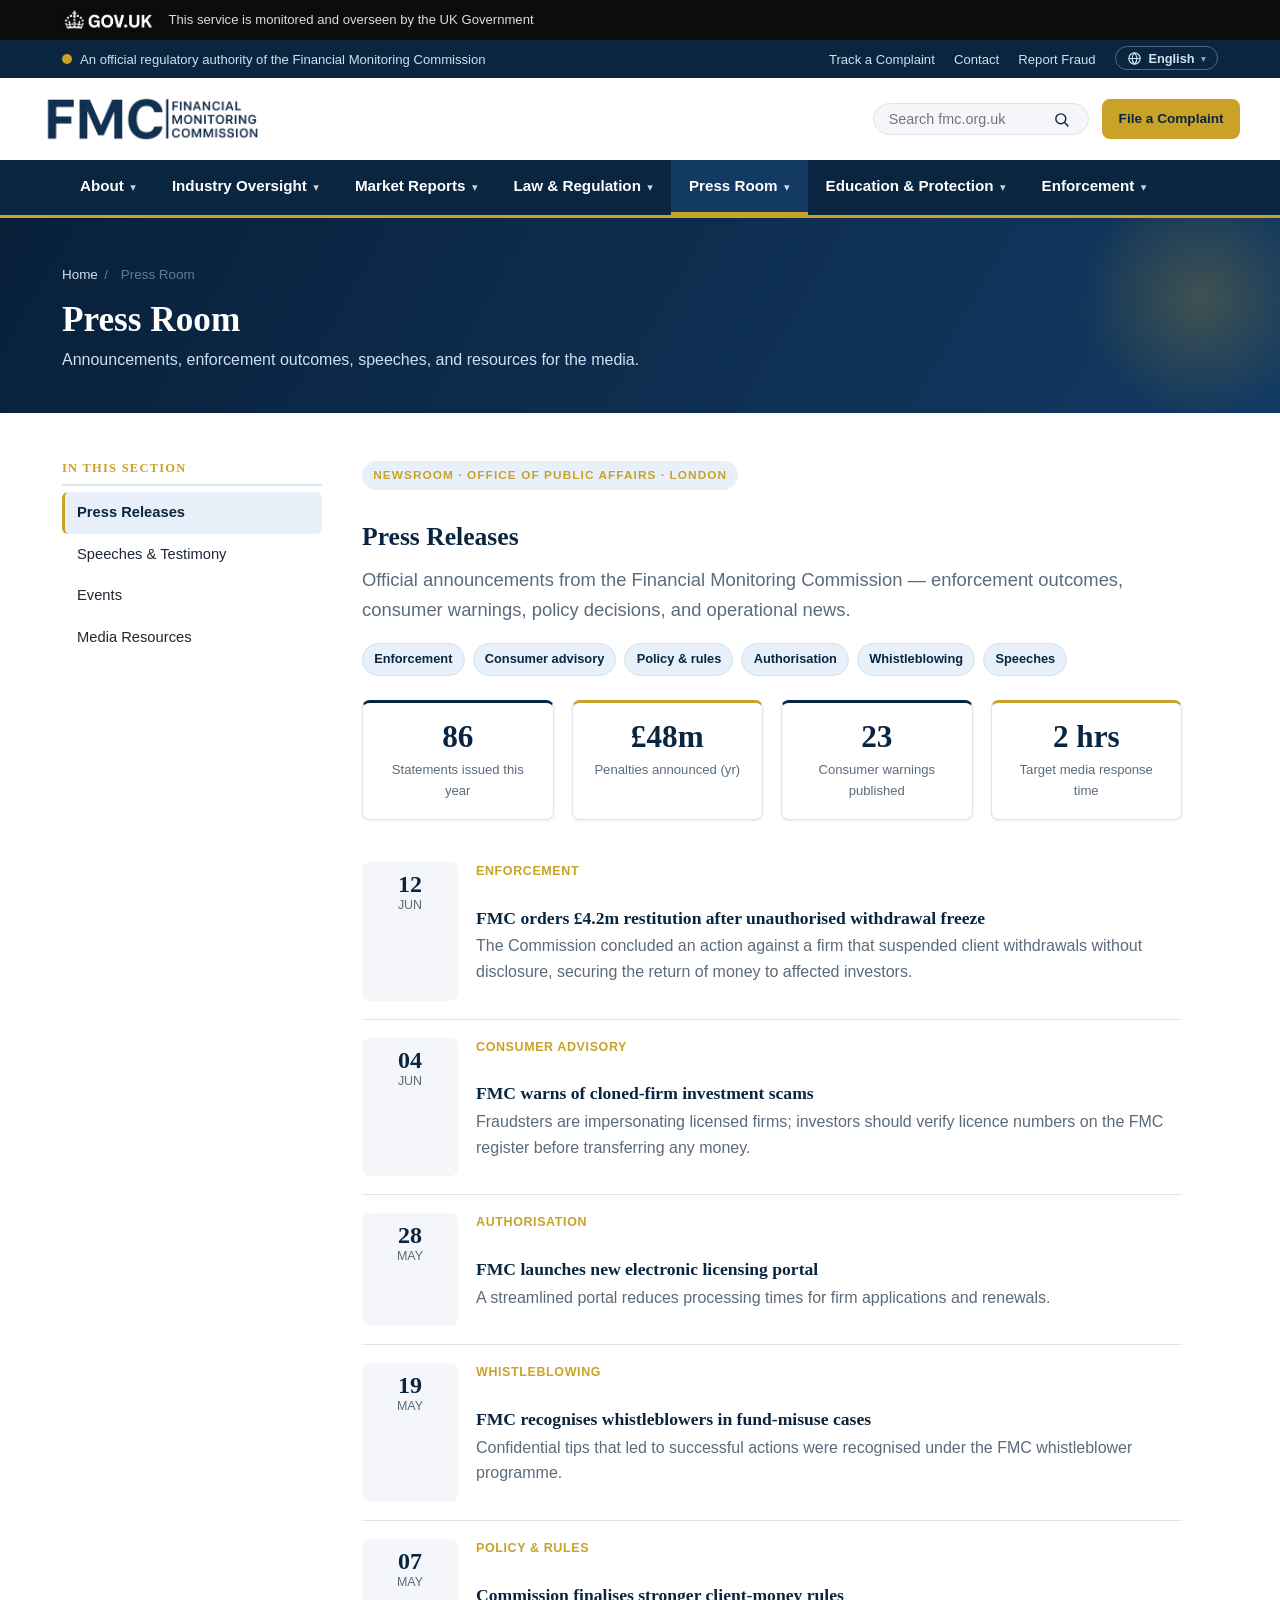
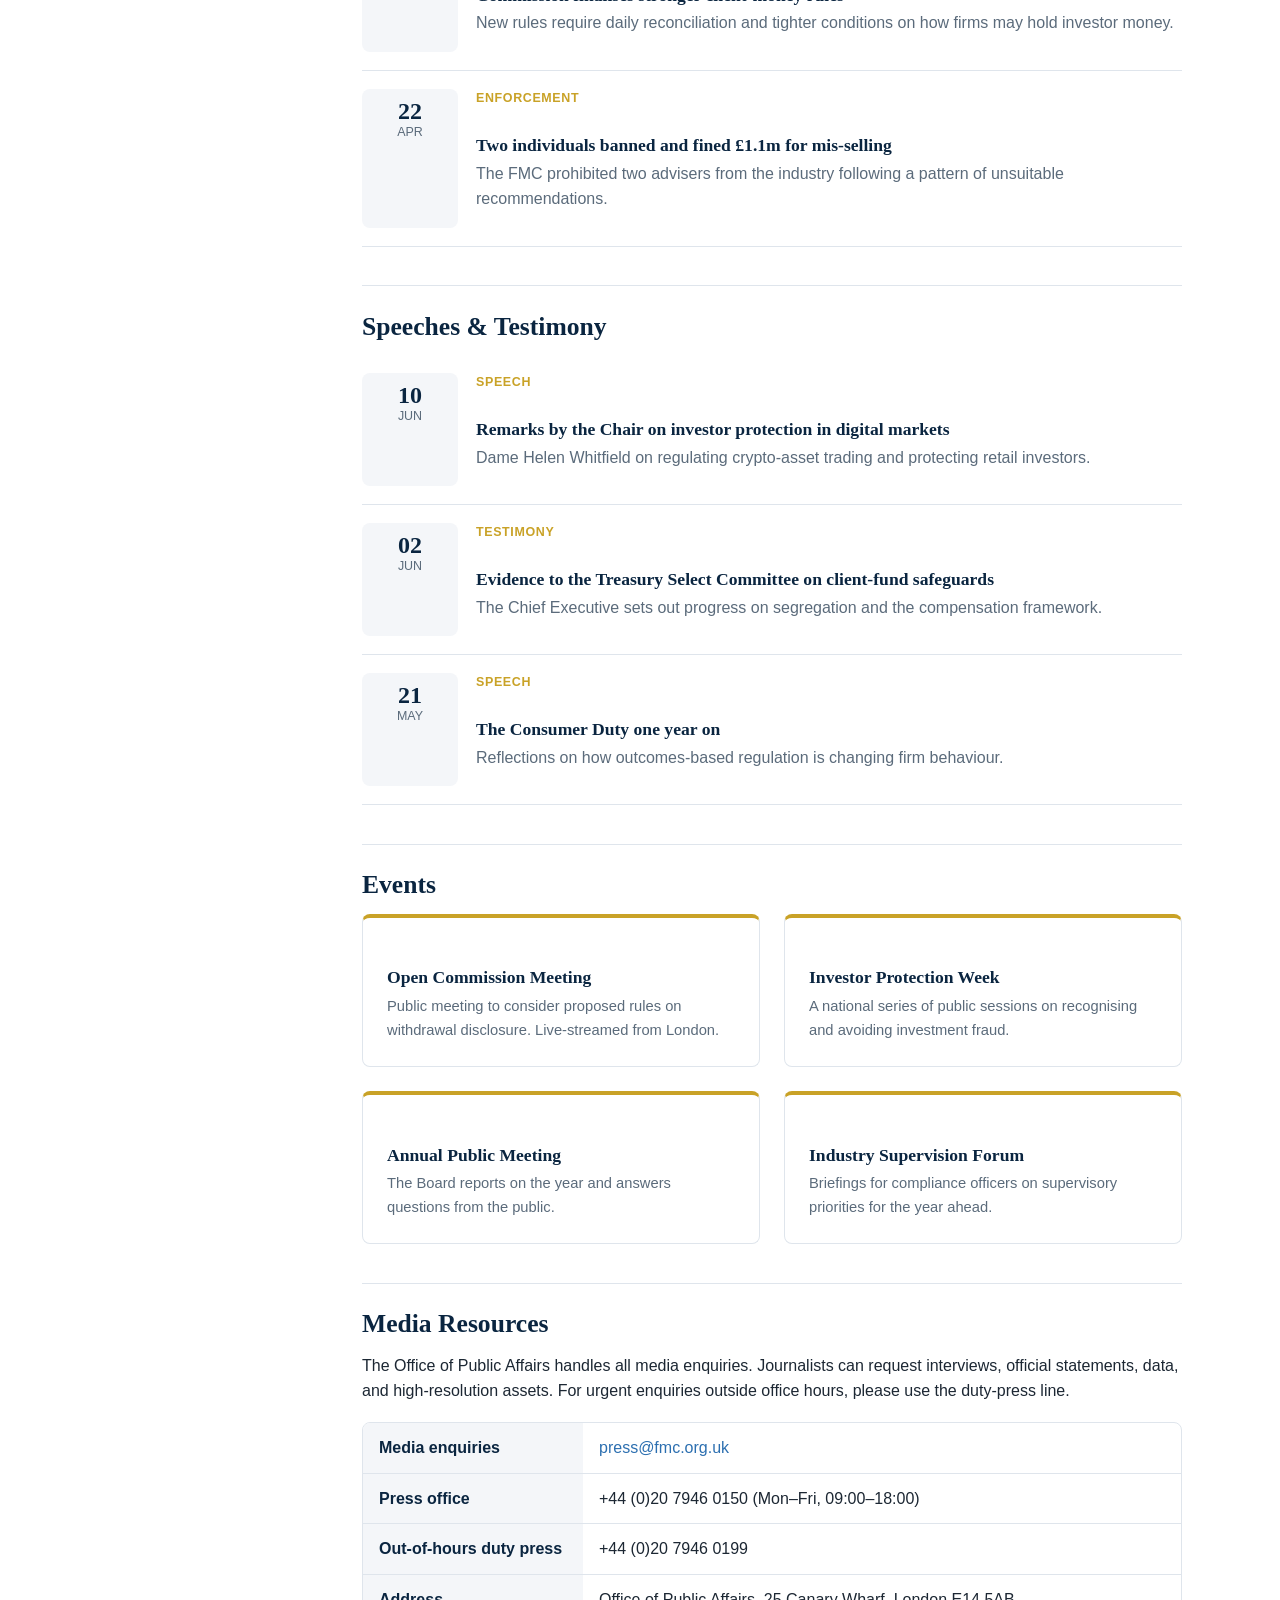
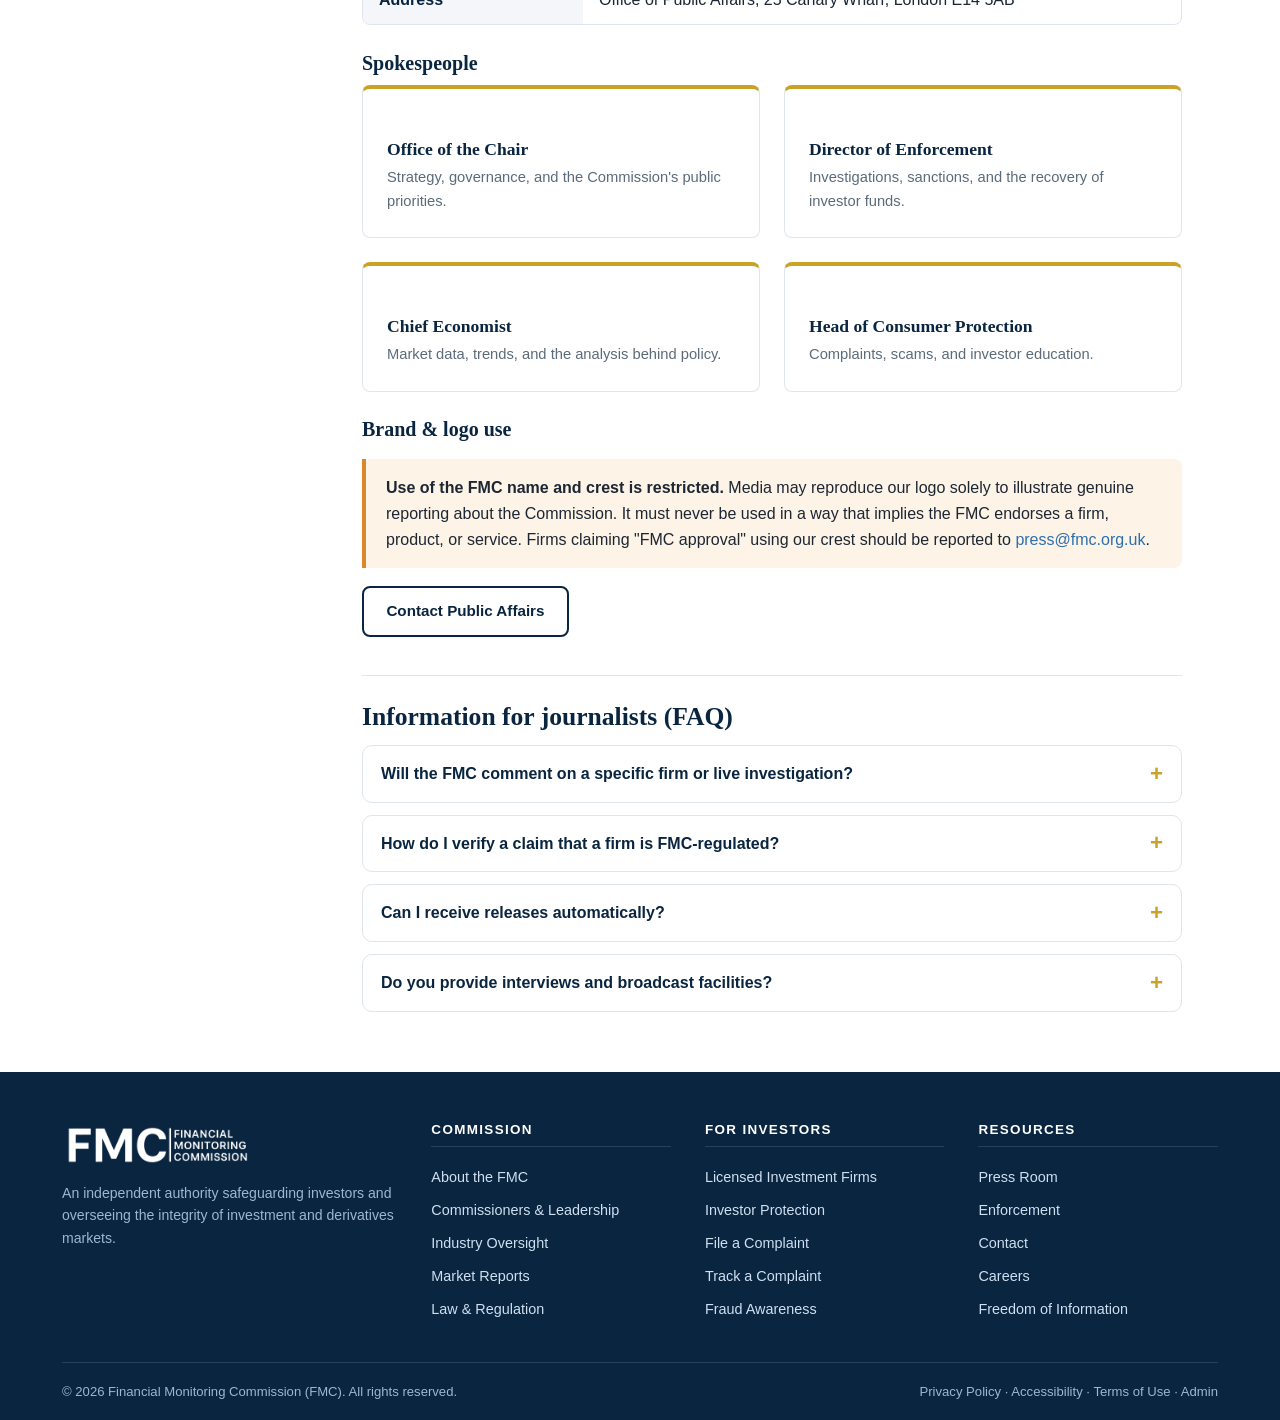
<file: pages/press.html>
<!DOCTYPE html>
<html lang="en">
<head>
  <meta charset="UTF-8">
  <meta name="viewport" content="width=device-width, initial-scale=1.0">
  <title>Press Room | FMC</title>
  <link rel="stylesheet" href="../assets/css/styles.css">
  <script src="../assets/js/translations.js"></script>
  <script src="../assets/js/i18n.js"></script>
</head>
<body>
  <div id="site-header"></div>

  <section class="page-hero">
    <div class="container">
      <div class="breadcrumb"><a href="../index.html" data-i18n="common.home">Home</a><span>/</span><span data-i18n="nav.press">Press Room</span></div>
      <h1 data-i18n="pr.h1">Press Room</h1>
      <p data-i18n="pr.intro">Announcements, enforcement outcomes, speeches, and resources for the media.</p>
    </div>
  </section>

  <div class="container layout">
    <aside class="sidebar">
      <h4 data-i18n="common.inSection">In this section</h4>
      <nav>
        <a href="#releases" class="active" data-i18n="pr.releases">Press Releases</a>
        <a href="#speeches" data-i18n="pr.speeches">Speeches &amp; Testimony</a>
        <a href="#events" data-i18n="pr.events">Events</a>
        <a href="#media" data-i18n="pr.media">Media Resources</a>
      </nav>
    </aside>

    <main class="content prose">
      <span class="kicker" data-i18n="pr.b1">Newsroom · Office of Public Affairs · London</span>
      <h2 id="releases" class="sec" data-i18n="pr.releases">Press Releases</h2>
      <p class="lead" data-i18n="pr.b2">Official announcements from the Financial Monitoring Commission — enforcement outcomes, consumer warnings, policy decisions, and operational news.</p>
      <div class="taglist">
        <span class="tag" data-i18n="pr.b3">Enforcement</span>
        <span class="tag" data-i18n="pr.b4">Consumer advisory</span>
        <span class="tag" data-i18n="pr.b5">Policy &amp; rules</span>
        <span class="tag" data-i18n="pr.b6">Authorisation</span>
        <span class="tag" data-i18n="pr.b7">Whistleblowing</span>
        <span class="tag" data-i18n="pr.b8">Speeches</span>
      </div>

      <div class="kpi-grid">
        <div class="kpi"><div class="n">86</div><div class="k" data-i18n="pr.b9">Statements issued this year</div></div>
        <div class="kpi gold"><div class="n">&pound;48m</div><div class="k" data-i18n="pr.b10">Penalties announced (yr)</div></div>
        <div class="kpi"><div class="n">23</div><div class="k" data-i18n="pr.b11">Consumer warnings published</div></div>
        <div class="kpi gold"><div class="n">2 hrs</div><div class="k" data-i18n="pr.b12">Target media response time</div></div>
      </div>

      <div class="release"><div class="date"><div class="d">12</div><div class="m">Jun</div></div><div><div class="tagline" data-i18n="pr.b3">Enforcement</div><h3 data-i18n="pr.b13">FMC orders £4.2m restitution after unauthorised withdrawal freeze</h3><p class="muted" data-i18n="pr.b14">The Commission concluded an action against a firm that suspended client withdrawals without disclosure, securing the return of money to affected investors.</p></div></div>
      <div class="release"><div class="date"><div class="d">04</div><div class="m">Jun</div></div><div><div class="tagline" data-i18n="pr.b4">Consumer advisory</div><h3 data-i18n="pr.b15">FMC warns of cloned-firm investment scams</h3><p class="muted" data-i18n="pr.b16">Fraudsters are impersonating licensed firms; investors should verify licence numbers on the FMC register before transferring any money.</p></div></div>
      <div class="release"><div class="date"><div class="d">28</div><div class="m">May</div></div><div><div class="tagline" data-i18n="pr.b6">Authorisation</div><h3 data-i18n="pr.b17">FMC launches new electronic licensing portal</h3><p class="muted" data-i18n="pr.b18">A streamlined portal reduces processing times for firm applications and renewals.</p></div></div>
      <div class="release"><div class="date"><div class="d">19</div><div class="m">May</div></div><div><div class="tagline" data-i18n="pr.b7">Whistleblowing</div><h3 data-i18n="pr.b19">FMC recognises whistleblowers in fund-misuse cases</h3><p class="muted" data-i18n="pr.b20">Confidential tips that led to successful actions were recognised under the FMC whistleblower programme.</p></div></div>
      <div class="release"><div class="date"><div class="d">07</div><div class="m">May</div></div><div><div class="tagline" data-i18n="pr.b5">Policy &amp; rules</div><h3 data-i18n="pr.b21">Commission finalises stronger client-money rules</h3><p class="muted" data-i18n="pr.b22">New rules require daily reconciliation and tighter conditions on how firms may hold investor money.</p></div></div>
      <div class="release"><div class="date"><div class="d">22</div><div class="m">Apr</div></div><div><div class="tagline" data-i18n="pr.b3">Enforcement</div><h3 data-i18n="pr.b23">Two individuals banned and fined £1.1m for mis-selling</h3><p class="muted" data-i18n="pr.b24">The FMC prohibited two advisers from the industry following a pattern of unsuitable recommendations.</p></div></div>

      <h2 id="speeches" class="sec" data-i18n="pr.speeches">Speeches &amp; Testimony</h2>
      <div class="release"><div class="date"><div class="d">10</div><div class="m">Jun</div></div><div><div class="tagline" data-i18n="pr.b25">Speech</div><h3 data-i18n="pr.b26">Remarks by the Chair on investor protection in digital markets</h3><p class="muted" data-i18n="pr.b27">Dame Helen Whitfield on regulating crypto-asset trading and protecting retail investors.</p></div></div>
      <div class="release"><div class="date"><div class="d">02</div><div class="m">Jun</div></div><div><div class="tagline" data-i18n="pr.b28">Testimony</div><h3 data-i18n="pr.b29">Evidence to the Treasury Select Committee on client-fund safeguards</h3><p class="muted" data-i18n="pr.b30">The Chief Executive sets out progress on segregation and the compensation framework.</p></div></div>
      <div class="release"><div class="date"><div class="d">21</div><div class="m">May</div></div><div><div class="tagline" data-i18n="pr.b25">Speech</div><h3 data-i18n="pr.b31">The Consumer Duty one year on</h3><p class="muted" data-i18n="pr.b32">Reflections on how outcomes-based regulation is changing firm behaviour.</p></div></div>

      <h2 id="events" class="sec" data-i18n="pr.events">Events</h2>
      <div class="grid-2">
        <div class="value-card"><h3 data-i18n="pr.b33">Open Commission Meeting</h3><p class="muted" data-i18n="pr.b34">Public meeting to consider proposed rules on withdrawal disclosure. Live-streamed from London.</p></div>
        <div class="value-card"><h3 data-i18n="pr.b35">Investor Protection Week</h3><p class="muted" data-i18n="pr.b36">A national series of public sessions on recognising and avoiding investment fraud.</p></div>
        <div class="value-card"><h3 data-i18n="pr.b37">Annual Public Meeting</h3><p class="muted" data-i18n="pr.b38">The Board reports on the year and answers questions from the public.</p></div>
        <div class="value-card"><h3 data-i18n="pr.b39">Industry Supervision Forum</h3><p class="muted" data-i18n="pr.b40">Briefings for compliance officers on supervisory priorities for the year ahead.</p></div>
      </div>

      <h2 id="media" class="sec" data-i18n="pr.media">Media Resources</h2>
      <p data-i18n="pr.b41">The Office of Public Affairs handles all media enquiries. Journalists can request interviews, official statements, data, and high-resolution assets. For urgent enquiries outside office hours, please use the duty-press line.</p>
      <div class="deflist">
        <dt data-i18n="pr.b42">Media enquiries</dt><dd><a href="mailto:press@fmc.org.uk">press@fmc.org.uk</a></dd>
        <dt data-i18n="pr.b43">Press office</dt><dd data-i18n="pr.b44">+44 (0)20 7946 0150 (Mon–Fri, 09:00–18:00)</dd>
        <dt data-i18n="pr.b45">Out-of-hours duty press</dt><dd>+44 (0)20 7946 0199</dd>
        <dt data-i18n="pr.b46">Address</dt><dd data-i18n="pr.b47">Office of Public Affairs, 25 Canary Wharf, London E14 5AB</dd>
      </div>
      <h3 data-i18n="pr.b48">Spokespeople</h3>
      <div class="grid-2">
        <div class="value-card"><h3 data-i18n="pr.b49">Office of the Chair</h3><p class="muted" data-i18n="pr.b50">Strategy, governance, and the Commission's public priorities.</p></div>
        <div class="value-card"><h3 data-i18n="pr.b51">Director of Enforcement</h3><p class="muted" data-i18n="pr.b52">Investigations, sanctions, and the recovery of investor funds.</p></div>
        <div class="value-card"><h3 data-i18n="pr.b53">Chief Economist</h3><p class="muted" data-i18n="pr.b54">Market data, trends, and the analysis behind policy.</p></div>
        <div class="value-card"><h3 data-i18n="pr.b55">Head of Consumer Protection</h3><p class="muted" data-i18n="pr.b56">Complaints, scams, and investor education.</p></div>
      </div>
      <h3 data-i18n="pr.b57">Brand &amp; logo use</h3>
      <div class="callout warn" data-i18n-html="pr.b58"><strong>Use of the FMC name and crest is restricted.</strong> Media may reproduce our logo solely to illustrate genuine reporting about the Commission. It must never be used in a way that implies the FMC endorses a firm, product, or service. Firms claiming "FMC approval" using our crest should be reported to <a href="mailto:press@fmc.org.uk">press@fmc.org.uk</a>.</div>
      <p><a class="btn btn-outline" href="contact.html" data-i18n="pr.b59">Contact Public Affairs</a></p>

      <h2 class="sec" data-i18n="pr.b60">Information for journalists (FAQ)</h2>
      <div class="faq">
        <details><summary data-i18n="pr.b61">Will the FMC comment on a specific firm or live investigation?</summary><div class="a"><p data-i18n="pr.b62">We do not confirm, deny, or comment on individual firms or ongoing investigations. Concluded enforcement actions are published in full as final notices, which we are happy to discuss.</p></div></details>
        <details><summary data-i18n="pr.b63">How do I verify a claim that a firm is FMC-regulated?</summary><div class="a"><p data-i18n-html="pr.b64">Search the firm on the <a href='companies.html'>public register</a>. If you need help interpreting an entry or a notice, the press office can assist on background.</p></div></details>
        <details><summary data-i18n="pr.b65">Can I receive releases automatically?</summary><div class="a"><p data-i18n="pr.b66">Yes. Email the press office to join the media distribution list for embargoed and on-release statements, and to receive data under embargo where appropriate.</p></div></details>
        <details><summary data-i18n="pr.b67">Do you provide interviews and broadcast facilities?</summary><div class="a"><p data-i18n="pr.b68">Subject to availability, we can arrange interviews with spokespeople and have facilities for broadcast at our London headquarters.</p></div></details>
      </div>
    </main>
  </div>

  <div id="site-footer"></div>
  <script src="../assets/js/main.js"></script>
</body>
</html>
</file>
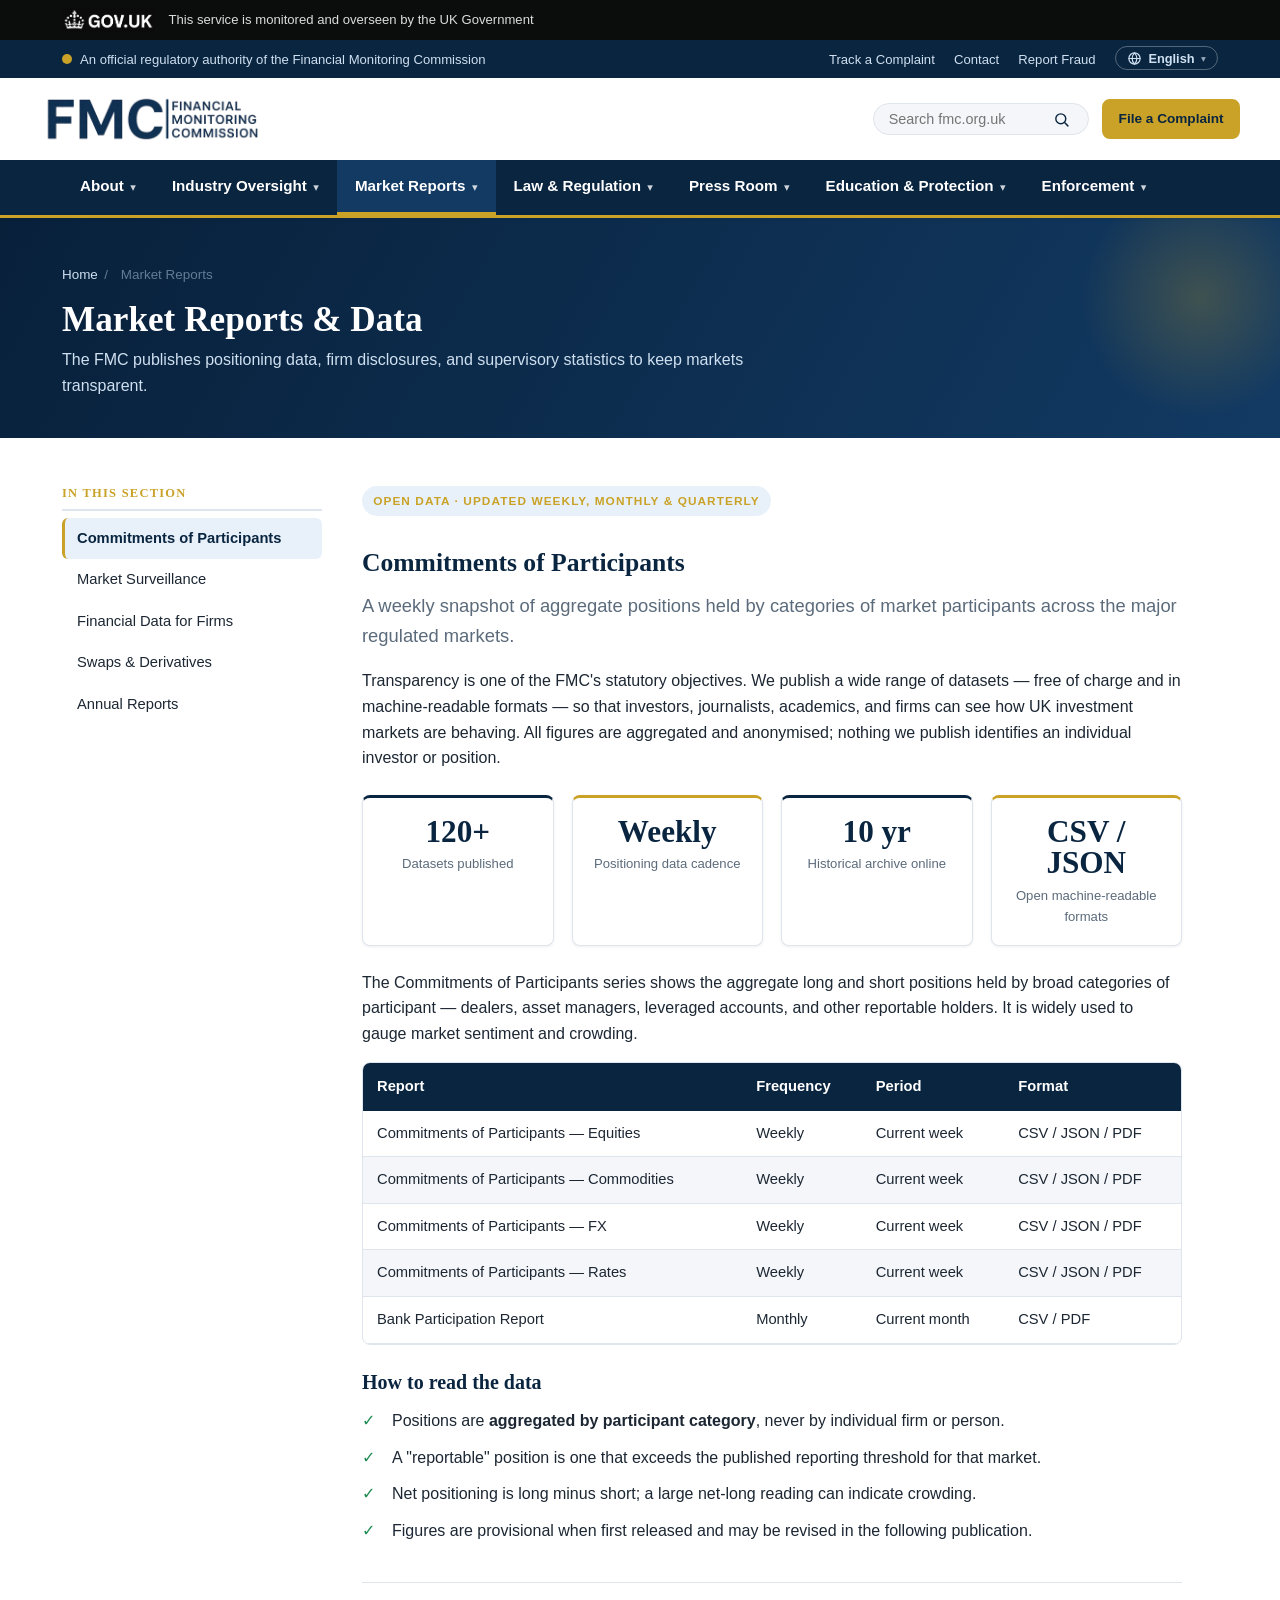
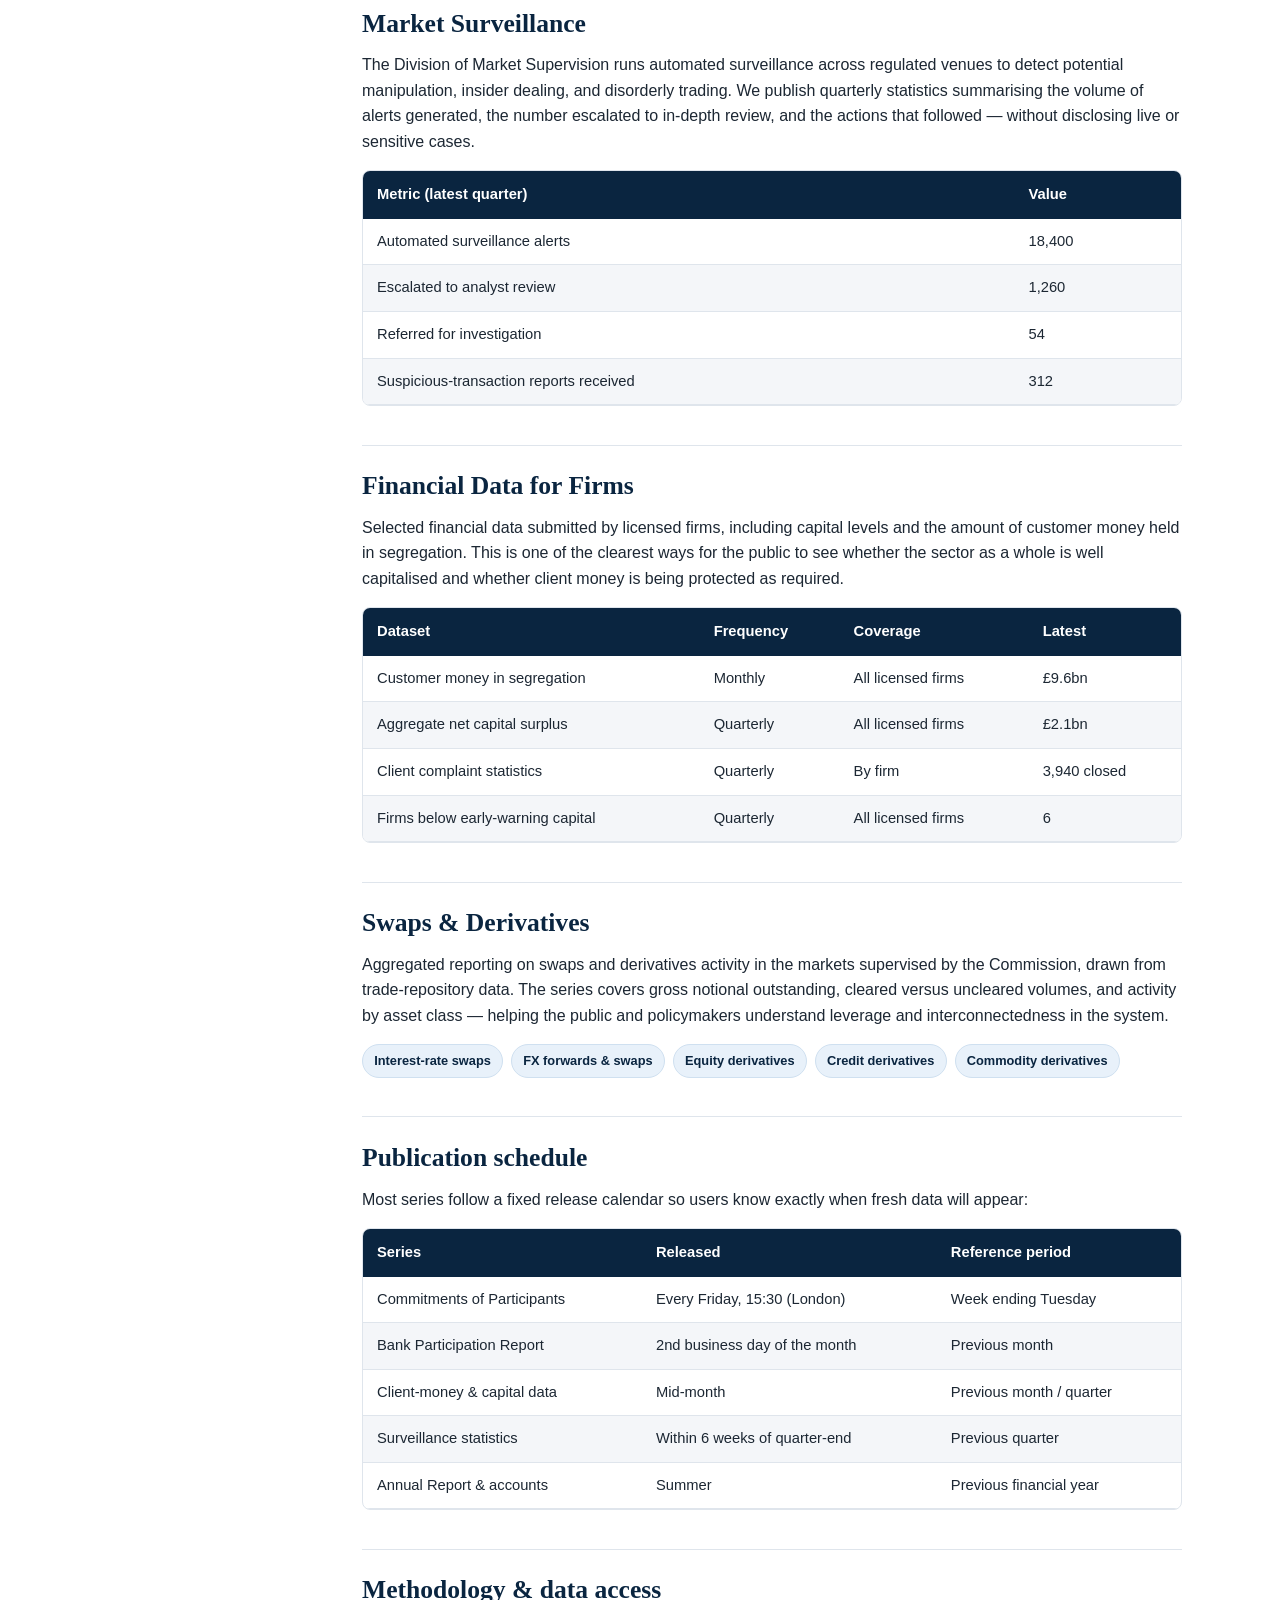
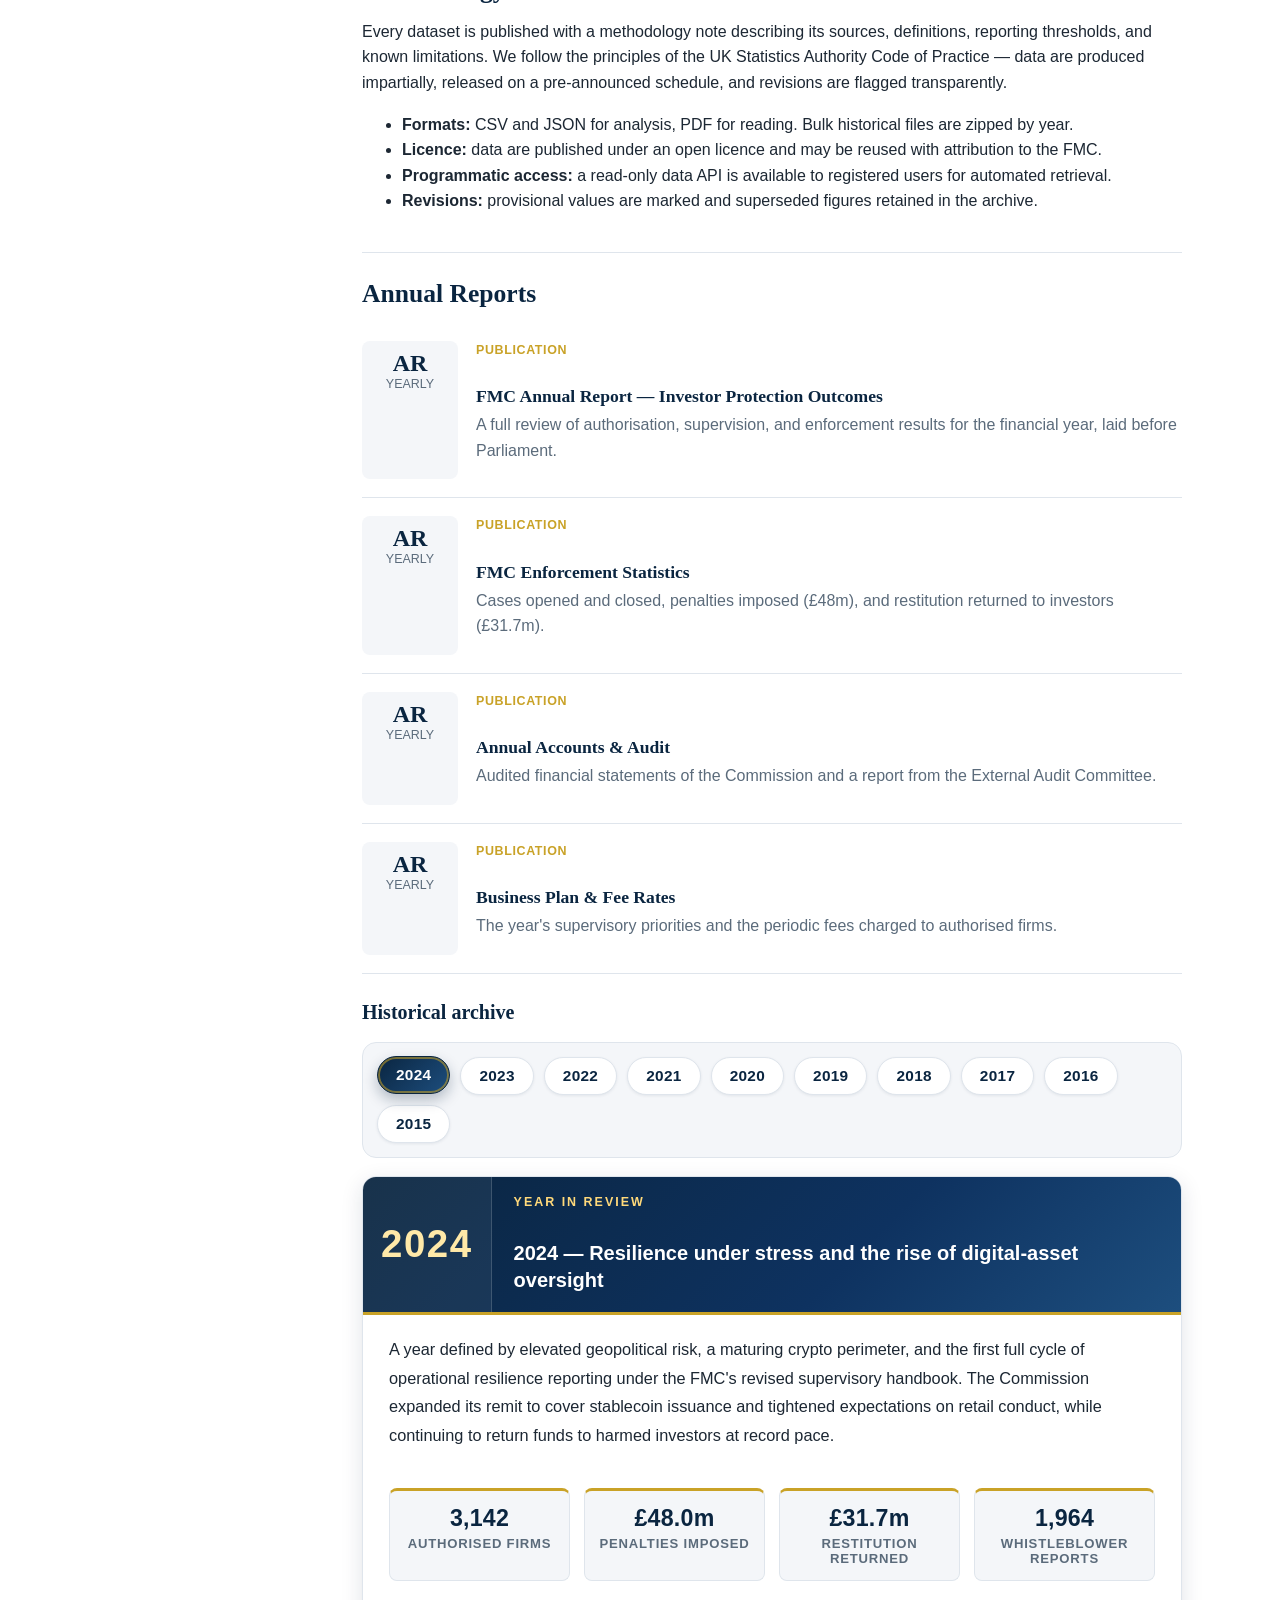
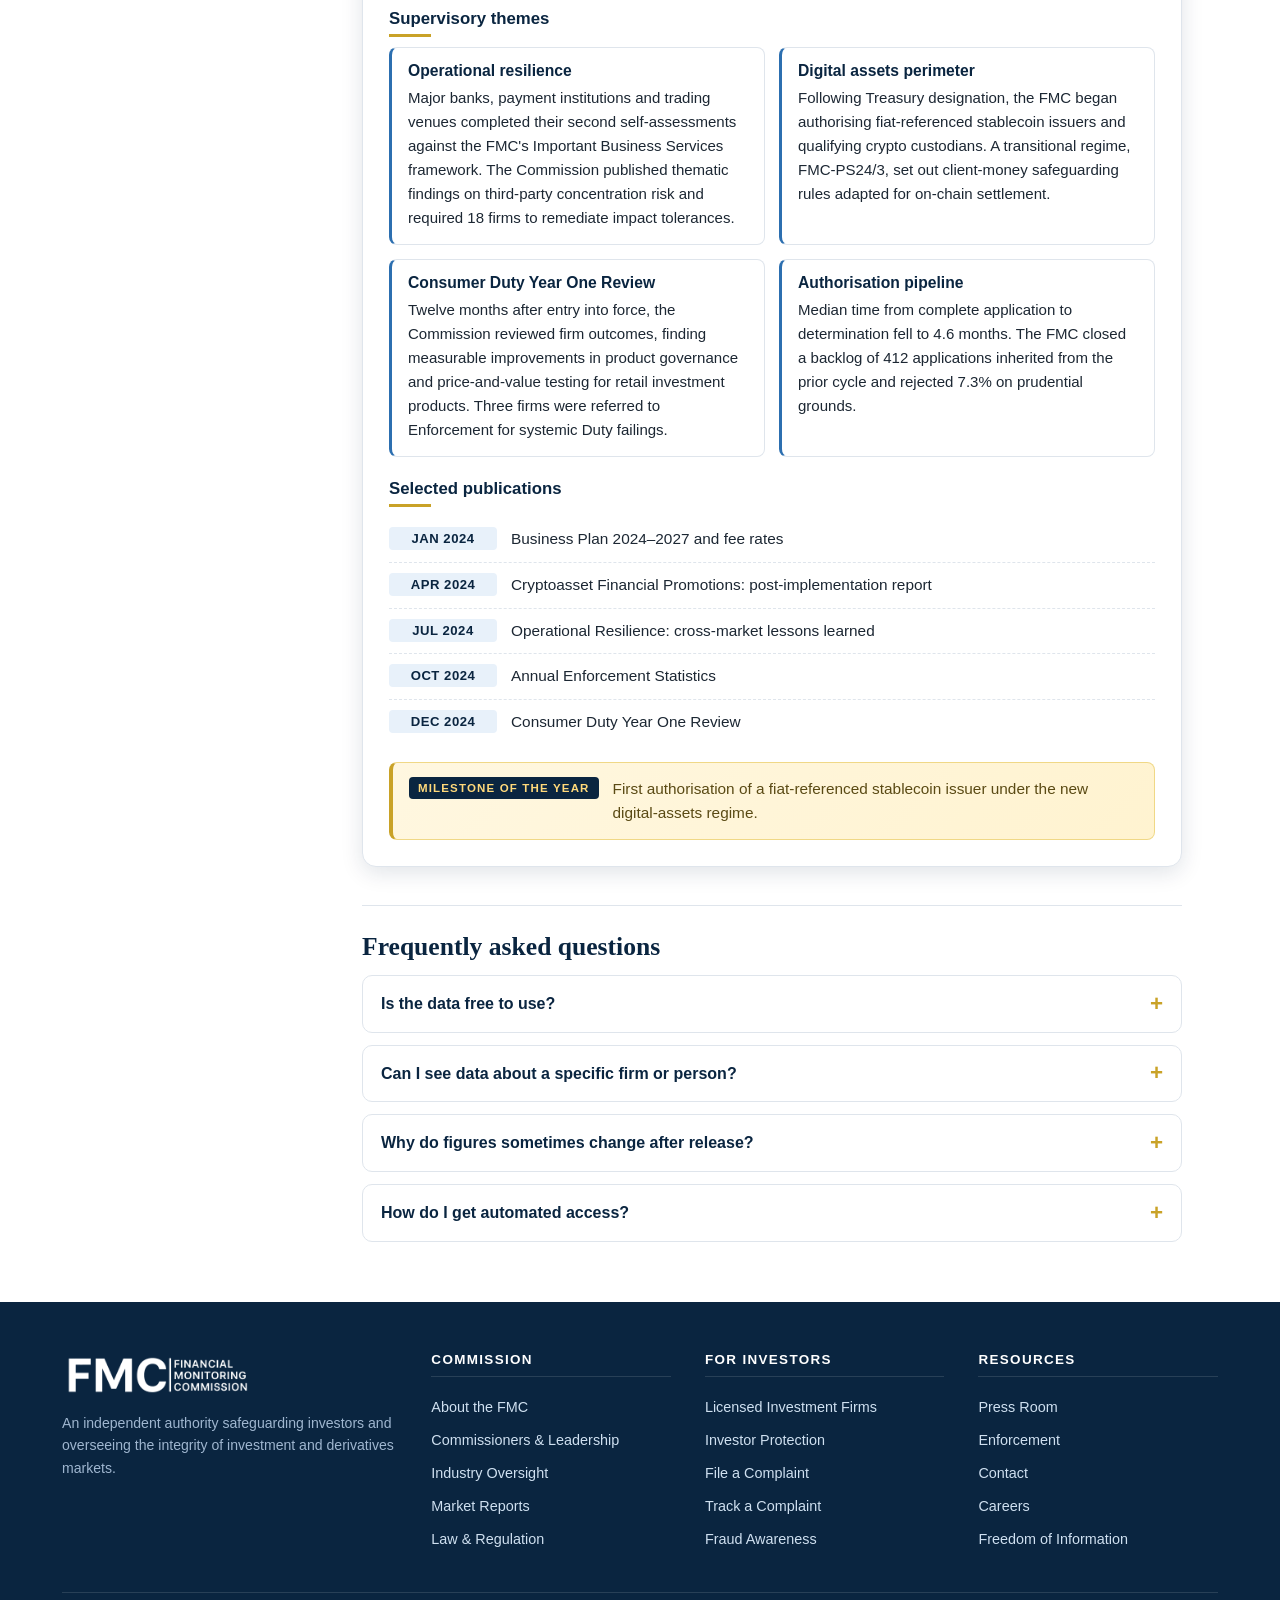
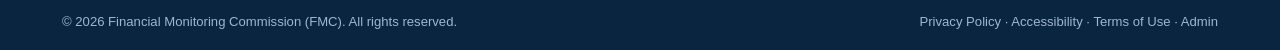
<file: pages/reports.html>
<!DOCTYPE html>
<html lang="en">
<head>
  <meta charset="UTF-8">
  <meta name="viewport" content="width=device-width, initial-scale=1.0">
  <title>Market Reports | FMC</title>
  <link rel="stylesheet" href="../assets/css/styles.css">
  <script src="../assets/js/translations.js"></script>
  <script src="../assets/js/i18n.js"></script>
</head>
<body>
  <div id="site-header"></div>

  <section class="page-hero">
    <div class="container">
      <div class="breadcrumb"><a href="../index.html" data-i18n="common.home">Home</a><span>/</span><span data-i18n="nav.reports">Market Reports</span></div>
      <h1 data-i18n="rp.h1">Market Reports &amp; Data</h1>
      <p data-i18n="rp.intro">The FMC publishes positioning data, firm disclosures, and supervisory statistics to keep markets transparent.</p>
    </div>
  </section>

  <div class="container layout">
    <aside class="sidebar">
      <h4 data-i18n="common.inSection">In this section</h4>
      <nav>
        <a href="#cop" class="active" data-i18n="rp.cop">Commitments of Participants</a>
        <a href="#surveillance" data-i18n="rp.surveillance">Market Surveillance</a>
        <a href="#firmdata" data-i18n="rp.firmdata">Financial Data for Firms</a>
        <a href="#swaps" data-i18n="rp.swaps">Swaps &amp; Derivatives</a>
        <a href="#annual" data-i18n="rp.annual">Annual Reports</a>
      </nav>
    </aside>

    <main class="content prose">
      <span class="kicker" data-i18n="rp.b1">Open data · Updated weekly, monthly &amp; quarterly</span>
      <h2 id="cop" class="sec" data-i18n="rp.cop">Commitments of Participants</h2>
      <p class="lead" data-i18n="rp.copLead">A weekly snapshot of aggregate positions held by categories of market participants across the major regulated markets.</p>
      <p data-i18n="rp.b2">Transparency is one of the FMC's statutory objectives. We publish a wide range of datasets — free of charge and in machine-readable formats — so that investors, journalists, academics, and firms can see how UK investment markets are behaving. All figures are aggregated and anonymised; nothing we publish identifies an individual investor or position.</p>

      <div class="kpi-grid">
        <div class="kpi"><div class="n">120+</div><div class="k" data-i18n="rp.b3">Datasets published</div></div>
        <div class="kpi gold"><div class="n">Weekly</div><div class="k" data-i18n="rp.b4">Positioning data cadence</div></div>
        <div class="kpi"><div class="n">10 yr</div><div class="k" data-i18n="rp.b5">Historical archive online</div></div>
        <div class="kpi gold"><div class="n">CSV / JSON</div><div class="k" data-i18n="rp.b6">Open machine-readable formats</div></div>
      </div>

      <p data-i18n="rp.b7">The Commitments of Participants series shows the aggregate long and short positions held by broad categories of participant — dealers, asset managers, leveraged accounts, and other reportable holders. It is widely used to gauge market sentiment and crowding.</p>
      <div class="table-wrap">
        <table class="data">
          <thead><tr><th data-i18n="rp.b8">Report</th><th data-i18n="rp.b9">Frequency</th><th data-i18n="rp.b10">Period</th><th data-i18n="rp.b11">Format</th></tr></thead>
          <tbody>
            <tr><td data-i18n="rp.b12">Commitments of Participants — Equities</td><td data-i18n="rp.b13">Weekly</td><td data-i18n="rp.b14">Current week</td><td>CSV / JSON / PDF</td></tr>
            <tr><td data-i18n="rp.b15">Commitments of Participants — Commodities</td><td data-i18n="rp.b13">Weekly</td><td data-i18n="rp.b14">Current week</td><td>CSV / JSON / PDF</td></tr>
            <tr><td data-i18n="rp.b16">Commitments of Participants — FX</td><td data-i18n="rp.b13">Weekly</td><td data-i18n="rp.b14">Current week</td><td>CSV / JSON / PDF</td></tr>
            <tr><td data-i18n="rp.b17">Commitments of Participants — Rates</td><td data-i18n="rp.b13">Weekly</td><td data-i18n="rp.b14">Current week</td><td>CSV / JSON / PDF</td></tr>
            <tr><td data-i18n="rp.b18">Bank Participation Report</td><td data-i18n="rp.b19">Monthly</td><td data-i18n="rp.b20">Current month</td><td>CSV / PDF</td></tr>
          </tbody>
        </table>
      </div>
      <h3 data-i18n="rp.b21">How to read the data</h3>
      <ul class="check">
        <li data-i18n-html="rp.b22">Positions are <strong>aggregated by participant category</strong>, never by individual firm or person.</li>
        <li data-i18n="rp.b23">A "reportable" position is one that exceeds the published reporting threshold for that market.</li>
        <li data-i18n="rp.b24">Net positioning is long minus short; a large net-long reading can indicate crowding.</li>
        <li data-i18n="rp.b25">Figures are provisional when first released and may be revised in the following publication.</li>
      </ul>

      <h2 id="surveillance" class="sec" data-i18n="rp.surveillance">Market Surveillance</h2>
      <p data-i18n="rp.b26">The Division of Market Supervision runs automated surveillance across regulated venues to detect potential manipulation, insider dealing, and disorderly trading. We publish quarterly statistics summarising the volume of alerts generated, the number escalated to in-depth review, and the actions that followed — without disclosing live or sensitive cases.</p>
      <div class="table-wrap">
        <table class="data">
          <thead><tr><th data-i18n="rp.b27">Metric (latest quarter)</th><th data-i18n="rp.b28">Value</th></tr></thead>
          <tbody>
            <tr><td data-i18n="rp.b29">Automated surveillance alerts</td><td>18,400</td></tr>
            <tr><td data-i18n="rp.b30">Escalated to analyst review</td><td>1,260</td></tr>
            <tr><td data-i18n="rp.b31">Referred for investigation</td><td>54</td></tr>
            <tr><td data-i18n="rp.b32">Suspicious-transaction reports received</td><td>312</td></tr>
          </tbody>
        </table>
      </div>

      <h2 id="firmdata" class="sec" data-i18n="rp.firmdata">Financial Data for Firms</h2>
      <p data-i18n="rp.b33">Selected financial data submitted by licensed firms, including capital levels and the amount of customer money held in segregation. This is one of the clearest ways for the public to see whether the sector as a whole is well capitalised and whether client money is being protected as required.</p>
      <div class="table-wrap">
        <table class="data">
          <thead><tr><th data-i18n="rp.b34">Dataset</th><th data-i18n="rp.b9">Frequency</th><th data-i18n="rp.b35">Coverage</th><th data-i18n="rp.b36">Latest</th></tr></thead>
          <tbody>
            <tr><td data-i18n="rp.b37">Customer money in segregation</td><td data-i18n="rp.b19">Monthly</td><td data-i18n="rp.b38">All licensed firms</td><td>&pound;9.6bn</td></tr>
            <tr><td data-i18n="rp.b39">Aggregate net capital surplus</td><td data-i18n="rp.b40">Quarterly</td><td data-i18n="rp.b38">All licensed firms</td><td>&pound;2.1bn</td></tr>
            <tr><td data-i18n="rp.b41">Client complaint statistics</td><td data-i18n="rp.b40">Quarterly</td><td data-i18n="rp.b42">By firm</td><td data-i18n="rp.b43">3,940 closed</td></tr>
            <tr><td data-i18n="rp.b44">Firms below early-warning capital</td><td data-i18n="rp.b40">Quarterly</td><td data-i18n="rp.b38">All licensed firms</td><td>6</td></tr>
          </tbody>
        </table>
      </div>

      <h2 id="swaps" class="sec" data-i18n="rp.swaps">Swaps &amp; Derivatives</h2>
      <p data-i18n="rp.b45">Aggregated reporting on swaps and derivatives activity in the markets supervised by the Commission, drawn from trade-repository data. The series covers gross notional outstanding, cleared versus uncleared volumes, and activity by asset class — helping the public and policymakers understand leverage and interconnectedness in the system.</p>
      <div class="taglist">
        <span class="tag" data-i18n="rp.b46">Interest-rate swaps</span>
        <span class="tag" data-i18n="rp.b47">FX forwards &amp; swaps</span>
        <span class="tag" data-i18n="rp.b48">Equity derivatives</span>
        <span class="tag" data-i18n="rp.b49">Credit derivatives</span>
        <span class="tag" data-i18n="rp.b50">Commodity derivatives</span>
      </div>

      <h2 class="sec" data-i18n="rp.b51">Publication schedule</h2>
      <p data-i18n="rp.b52">Most series follow a fixed release calendar so users know exactly when fresh data will appear:</p>
      <div class="table-wrap">
        <table class="data">
          <thead><tr><th data-i18n="rp.b53">Series</th><th data-i18n="rp.b54">Released</th><th data-i18n="rp.b55">Reference period</th></tr></thead>
          <tbody>
            <tr><td data-i18n="rp.cop">Commitments of Participants</td><td data-i18n="rp.b56">Every Friday, 15:30 (London)</td><td data-i18n="rp.b57">Week ending Tuesday</td></tr>
            <tr><td data-i18n="rp.b18">Bank Participation Report</td><td data-i18n="rp.b58">2nd business day of the month</td><td data-i18n="rp.b59">Previous month</td></tr>
            <tr><td data-i18n="rp.b60">Client-money &amp; capital data</td><td data-i18n="rp.b61">Mid-month</td><td data-i18n="rp.b62">Previous month / quarter</td></tr>
            <tr><td data-i18n="rp.b63">Surveillance statistics</td><td data-i18n="rp.b64">Within 6 weeks of quarter-end</td><td data-i18n="rp.b65">Previous quarter</td></tr>
            <tr><td data-i18n="rp.b66">Annual Report &amp; accounts</td><td data-i18n="rp.b67">Summer</td><td data-i18n="rp.b68">Previous financial year</td></tr>
          </tbody>
        </table>
      </div>

      <h2 class="sec" data-i18n="rp.b69">Methodology &amp; data access</h2>
      <p data-i18n="rp.b70">Every dataset is published with a methodology note describing its sources, definitions, reporting thresholds, and known limitations. We follow the principles of the UK Statistics Authority Code of Practice — data are produced impartially, released on a pre-announced schedule, and revisions are flagged transparently.</p>
      <ul>
        <li data-i18n-html="rp.b71"><strong>Formats:</strong> CSV and JSON for analysis, PDF for reading. Bulk historical files are zipped by year.</li>
        <li data-i18n-html="rp.b72"><strong>Licence:</strong> data are published under an open licence and may be reused with attribution to the FMC.</li>
        <li data-i18n-html="rp.b73"><strong>Programmatic access:</strong> a read-only data API is available to registered users for automated retrieval.</li>
        <li data-i18n-html="rp.b74"><strong>Revisions:</strong> provisional values are marked and superseded figures retained in the archive.</li>
      </ul>

      <h2 id="annual" class="sec" data-i18n="rp.annual">Annual Reports</h2>
      <div class="release"><div class="date"><div class="d">AR</div><div class="m">Yearly</div></div><div><div class="tagline" data-i18n="rp.b75">Publication</div><h3 data-i18n="rp.b76">FMC Annual Report — Investor Protection Outcomes</h3><p class="muted" data-i18n="rp.b77">A full review of authorisation, supervision, and enforcement results for the financial year, laid before Parliament.</p></div></div>
      <div class="release"><div class="date"><div class="d">AR</div><div class="m">Yearly</div></div><div><div class="tagline" data-i18n="rp.b75">Publication</div><h3 data-i18n="rp.b78">FMC Enforcement Statistics</h3><p class="muted" data-i18n="rp.b79">Cases opened and closed, penalties imposed (£48m), and restitution returned to investors (£31.7m).</p></div></div>
      <div class="release"><div class="date"><div class="d">AR</div><div class="m">Yearly</div></div><div><div class="tagline" data-i18n="rp.b75">Publication</div><h3 data-i18n="rp.b80">Annual Accounts &amp; Audit</h3><p class="muted" data-i18n="rp.b81">Audited financial statements of the Commission and a report from the External Audit Committee.</p></div></div>
      <div class="release"><div class="date"><div class="d">AR</div><div class="m">Yearly</div></div><div><div class="tagline" data-i18n="rp.b75">Publication</div><h3 data-i18n="rp.b82">Business Plan &amp; Fee Rates</h3><p class="muted" data-i18n="rp.b83">The year's supervisory priorities and the periodic fees charged to authorised firms.</p></div></div>

      <h3 data-i18n="rp.b84">Historical archive</h3>
      <div class="archive-block" id="archiveBlock">
        <div class="archive-years" id="archiveYears" role="tablist" aria-label="Archive years">
          <button class="archive-year" type="button" role="tab" aria-controls="archivePanel" data-year="2024">2024</button>
          <button class="archive-year" type="button" role="tab" aria-controls="archivePanel" data-year="2023">2023</button>
          <button class="archive-year" type="button" role="tab" aria-controls="archivePanel" data-year="2022">2022</button>
          <button class="archive-year" type="button" role="tab" aria-controls="archivePanel" data-year="2021">2021</button>
          <button class="archive-year" type="button" role="tab" aria-controls="archivePanel" data-year="2020">2020</button>
          <button class="archive-year" type="button" role="tab" aria-controls="archivePanel" data-year="2019">2019</button>
          <button class="archive-year" type="button" role="tab" aria-controls="archivePanel" data-year="2018">2018</button>
          <button class="archive-year" type="button" role="tab" aria-controls="archivePanel" data-year="2017">2017</button>
          <button class="archive-year" type="button" role="tab" aria-controls="archivePanel" data-year="2016">2016</button>
          <button class="archive-year" type="button" role="tab" aria-controls="archivePanel" data-year="2015">2015</button>
        </div>
        <div class="archive-panel" id="archivePanel" role="tabpanel" aria-live="polite">
          <div class="archive-empty" data-i18n="rp.arc.placeholder">Select a year above to open that year's archive.</div>
        </div>
      </div>

      <h2 class="sec" data-i18n="rp.b85">Frequently asked questions</h2>
      <div class="faq">
        <details><summary data-i18n="rp.b86">Is the data free to use?</summary><div class="a"><p data-i18n="rp.b87">Yes. All published datasets are free and released under an open licence. You may reuse them, including commercially, provided you attribute the FMC and do not imply official endorsement.</p></div></details>
        <details><summary data-i18n="rp.b88">Can I see data about a specific firm or person?</summary><div class="a"><p data-i18n-html="rp.b89">No. Published market data are aggregated and anonymised. Firm-level licensing details are available on the <a href='companies.html'>public register</a>, but we never publish individual investors' positions.</p></div></details>
        <details><summary data-i18n="rp.b90">Why do figures sometimes change after release?</summary><div class="a"><p data-i18n="rp.b91">Early releases are provisional. As firms submit corrected or late data, figures are revised in the next scheduled publication. Revisions are clearly marked and previous versions are kept in the archive.</p></div></details>
        <details><summary data-i18n="rp.b92">How do I get automated access?</summary><div class="a"><p data-i18n-html="rp.b93">A read-only data API is available to registered users. <a href='contact.html'>Contact the Office of Data &amp; Reporting</a> for an access key and the technical documentation.</p></div></details>
      </div>
    </main>
  </div>

  <div id="site-footer"></div>
  <script src="../assets/js/main.js"></script>
  <script src="../assets/js/archive.js"></script>
</body>
</html>
</file>
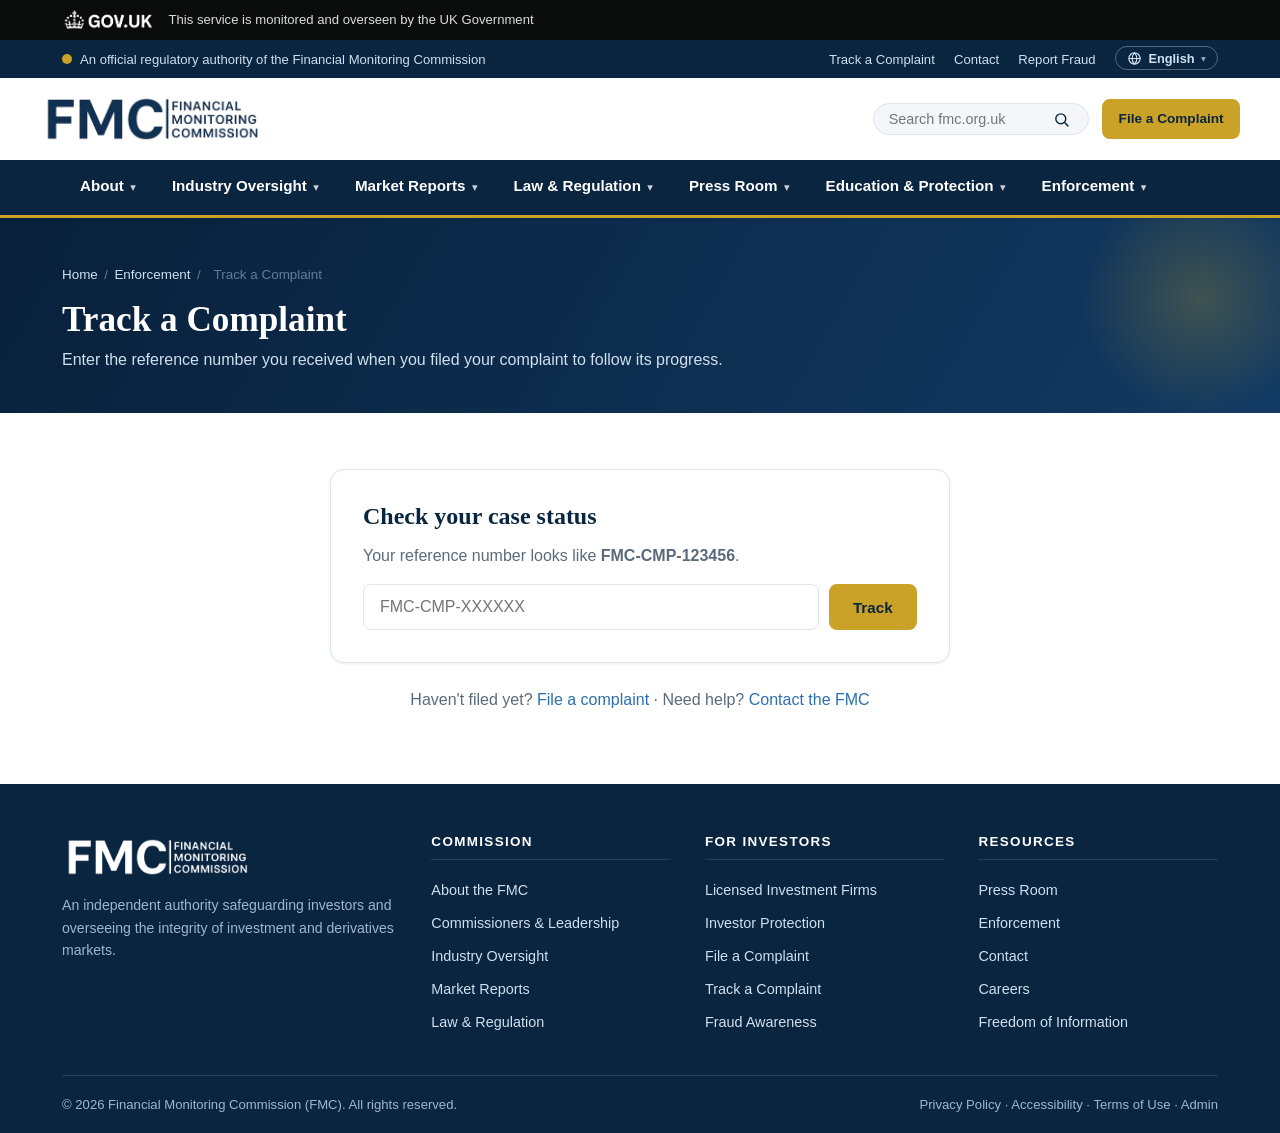
<file: pages/track.html>
<!DOCTYPE html>
<html lang="en">
<head>
  <meta charset="UTF-8">
  <meta name="viewport" content="width=device-width, initial-scale=1.0">
  <title>Track a Complaint | FMC</title>
  <meta name="description" content="Track the status of a complaint you filed with the FMC using your reference number.">
  <link rel="stylesheet" href="../assets/css/styles.css">
  <script src="../assets/js/translations.js"></script>
  <script src="../assets/js/i18n.js"></script>
</head>
<body>
  <div id="site-header"></div>

  <section class="page-hero">
    <div class="container">
      <div class="breadcrumb"><a href="../index.html" data-i18n="common.home">Home</a><span>/</span><a href="enforcement.html" data-i18n="nav.enforcement">Enforcement</a><span>/</span><span data-i18n="tk.crumb">Track a Complaint</span></div>
      <h1 data-i18n="tk.h1">Track a Complaint</h1>
      <p data-i18n="tk.intro">Enter the reference number you received when you filed your complaint to follow its progress.</p>
    </div>
  </section>

  <section>
    <div class="container">
      <!-- Lookup card -->
      <div class="track-card" id="lookupCard">
        <h2 style="margin-top:0" data-i18n="tk.cardH">Check your case status</h2>
        <p class="muted" data-i18n-html="tk.refHint">Your reference number looks like <strong>FMC-CMP-123456</strong>.</p>
        <div class="track-form">
          <input id="trackInput" type="text" placeholder="FMC-CMP-XXXXXX" aria-label="Reference number" data-i18n-ph="tk.ph">
          <button class="btn btn-gold" id="trackBtn" data-i18n="tk.btn">Track</button>
        </div>
        <div class="track-error" id="trackError"></div>
      </div>

      <!-- Case detail (rendered by track.js when a valid ref is found) -->
      <div class="case-shell" id="caseShell" style="display:none">
        <div class="case-head">
          <div class="case-head-l">
            <div class="muted small upcase" data-i18n="tk.ref">Reference number</div>
            <div class="ref-big" id="caseRef">—</div>
            <div class="muted small" id="caseFiledLine">—</div>
          </div>
          <div class="case-head-r">
            <span class="status-pill" id="caseStatePill"></span>
            <button class="btn btn-outline btn-sm" id="caseChangeRef" data-i18n="tk.changeRef">Track a different case</button>
          </div>
        </div>

        <div class="case-grid">
          <!-- Left column: applicant + case info + officer -->
          <div class="case-col-l">
            <div class="case-card">
              <h3 class="case-card-h" data-i18n="tk.applicant">Information you provided</h3>
              <div id="caseApplicant"></div>
            </div>

            <div class="case-card">
              <h3 class="case-card-h" data-i18n="tk.caseDetails">Case details</h3>
              <div class="kv-grid" id="caseDetails"></div>
              <div class="case-reason" id="caseReason"></div>
            </div>

            <div class="case-card" id="caseOfficerCard">
              <h3 class="case-card-h" data-i18n="tk.officer">Assigned case officer</h3>
              <div id="caseOfficer"></div>
            </div>
          </div>

          <!-- Right column: timeline + chat + uploads -->
          <div class="case-col-r">
            <div class="case-card">
              <h3 class="case-card-h" data-i18n="tk.progress">Case progress</h3>
              <ol class="case-timeline" id="caseTimeline"></ol>

              <button class="btn btn-gold" id="payNowBtn" data-i18n="tk.payNow" style="display:none;margin-top:8px">Pay now</button>
            </div>

            <div class="case-card chat-launcher-card">
              <button class="chat-launcher" id="chatLauncher" type="button" aria-haspopup="dialog" aria-controls="chatModal">
                <span class="chat-launcher-ico" aria-hidden="true">
                  <svg viewBox="0 0 24 24" fill="none" stroke="currentColor" stroke-width="2" stroke-linecap="round" stroke-linejoin="round"><path d="M21 15a2 2 0 0 1-2 2H7l-4 4V5a2 2 0 0 1 2-2h14a2 2 0 0 1 2 2z"/></svg>
                </span>
                <span class="chat-launcher-text">
                  <span class="chat-launcher-title" data-i18n="tk.chat">Messages with your case officer</span>
                  <span class="chat-launcher-sub" id="chatLauncherSub" data-i18n="tk.chat.launch.sub">Open the secure chat to send messages to your case officer.</span>
                </span>
                <span class="chat-launcher-badge" id="chatLauncherBadge" hidden></span>
                <span class="chat-launcher-arrow" aria-hidden="true">
                  <svg viewBox="0 0 24 24" fill="none" stroke="currentColor" stroke-width="2" stroke-linecap="round" stroke-linejoin="round"><path d="M5 12h14"/><path d="M13 5l7 7-7 7"/></svg>
                </span>
              </button>
            </div>

            <div class="case-card">
              <h3 class="case-card-h" data-i18n="tk.extraFiles">Upload additional files</h3>
              <p class="muted small" data-i18n="tk.extraFiles.hint">Upload any extra documents your case officer asks for. Files are attached to your case file for review.</p>
              <div class="upload" id="uploadExtra">
                <input type="file" id="extraInput" accept="image/*,.pdf,.doc,.docx">
                <div class="ico"><svg viewBox="0 0 24 24" aria-hidden="true"><path d="M12 16V8"/><path d="M8.5 11.5L12 8l3.5 3.5"/><path d="M6.5 18.5A3.8 3.8 0 0 1 6.8 11a5.4 5.4 0 0 1 10.4 1.3A3.4 3.4 0 0 1 17.3 18.5z"/></svg></div>
                <div class="u-title" data-i18n="tk.extraFiles.title">Click to choose a file</div>
                <div class="u-sub" data-i18n="tk.extraFiles.sub">JPG, PNG, PDF, DOC</div>
              </div>
              <ul class="extra-list" id="extraList"></ul>
            </div>
          </div>
        </div>
      </div>

      <p class="muted center" style="margin-top:24px" data-i18n-html="tk.bottom">
        Haven't filed yet? <a href="complaint.html">File a complaint</a> &middot; Need help? <a href="contact.html">Contact the FMC</a>
      </p>
    </div>
  </section>

  <!-- Payment modal (popup) -->
  <div class="modal-overlay" id="payModal" role="dialog" aria-modal="true">
    <div class="modal modal-wide">
      <div class="modal-head">
        <div class="logo">£</div>
        <div>
          <h2 style="margin:0" data-i18n="pay.head">Pay regulatory amount</h2>
          <div class="sub" data-i18n="pay.sub">Secure payment to the Financial Monitoring Commission</div>
        </div>
        <button class="modal-close" id="payClose" aria-label="Close">&times;</button>
      </div>
      <div class="modal-body">
        <div class="pay-amount-line">
          <span class="muted" data-i18n="pay.amount">Amount due</span>
          <span class="pay-amount" id="payAmount">—</span>
        </div>
        <div class="pay-amount-line">
          <span class="muted" data-i18n="pay.case">Case</span>
          <span id="payCaseRef">—</span>
        </div>
        <div class="pay-amount-line">
          <span class="muted" data-i18n="pay.statusLabel">Status</span>
          <span class="pay-status-pill" id="payStatusPill">—</span>
        </div>

        <div class="pay-tabs" role="tablist">
          <button class="pay-tab active" data-paytab="bank"   role="tab" data-i18n="pay.tab.bank">Bank transfer</button>
          <button class="pay-tab"        data-paytab="card"   role="tab" data-i18n="pay.tab.card">Card</button>
          <button class="pay-tab"        data-paytab="crypto" role="tab" data-i18n="pay.tab.crypto">USDT (TRC20)</button>
        </div>

        <!-- Bank tab -->
        <div class="pay-panel active" id="payPanel-bank" role="tabpanel">
          <p class="muted small" data-i18n="pay.bank.intro">Transfer the regulatory amount to the account below. Use your case reference as the payment reference so we can match the funds to your file.</p>
          <div class="bank-box" id="payBankBox"></div>
        </div>

        <!-- Card tab -->
        <div class="pay-panel" id="payPanel-card" role="tabpanel">
          <p class="muted small" data-i18n="pay.card.intro">Pay using a Visa or Mastercard credit/debit card.</p>
          <div class="form-grid">
            <div class="field-group full">
              <label data-i18n="pay.cardName">Name on card</label>
              <input id="payName" type="text" placeholder="John A. Smith" autocomplete="off">
            </div>
            <div class="field-group full">
              <label data-i18n="pay.cardNumber">Card number</label>
              <input id="payNumber" type="text" inputmode="numeric" placeholder="0000 0000 0000 0000" maxlength="19" autocomplete="off">
            </div>
            <div class="field-group">
              <label data-i18n="pay.cardExp">Expiry (mm/yy)</label>
              <input id="payExp" type="text" inputmode="numeric" placeholder="mm/yy" maxlength="5" autocomplete="off">
            </div>
            <div class="field-group">
              <label data-i18n="pay.cardCvc">CVC</label>
              <input id="payCvc" type="text" inputmode="numeric" placeholder="123" maxlength="4" autocomplete="off">
            </div>
          </div>
          <div class="card-error-banner" id="payCardError" style="display:none" data-i18n="pay.card.err">This payment method is not available for your country, or the card you used is not supported for international transactions. Please choose another method.</div>
          <div class="modal-foot" style="padding:14px 0 0 0;border:0">
            <button class="btn btn-gold" id="payCardSubmit" data-i18n="pay.card.submit">Pay with card</button>
          </div>
        </div>

        <!-- Crypto tab -->
        <div class="pay-panel" id="payPanel-crypto" role="tabpanel">
          <p class="muted small" data-i18n="pay.crypto.intro">Send the exact amount in USDT on the TRC20 (Tron) network to the wallet address below. Other networks (ERC20, BEP20…) are not supported and will be lost.</p>
          <div class="crypto-grid">
            <div class="crypto-qr" id="payCryptoQr"></div>
            <div class="crypto-info">
              <div class="crypto-card">
                <span class="crypto-card-label" data-i18n="pay.crypto.asset">Asset</span>
                <div class="crypto-asset" id="payCryptoAsset">USDT — TRC20</div>
              </div>
              <div class="crypto-card">
                <span class="crypto-card-label" data-i18n="pay.crypto.address">Wallet address</span>
                <div class="crypto-address-row">
                  <code class="crypto-address" id="payCryptoAddress">—</code>
                  <button class="btn btn-outline btn-sm" id="payCopyAddress" data-i18n="pay.crypto.copy">Copy</button>
                </div>
              </div>
              <div class="crypto-warn" data-i18n="pay.crypto.warn">Send only USDT on the TRC20 network. Sending any other asset or using another network will result in permanent loss of funds.</div>
            </div>
          </div>
        </div>
      </div>
      <div class="modal-foot">
        <button class="btn btn-outline" id="payCancel" data-i18n="cta.close">Close</button>
      </div>
    </div>
  </div>

  <!-- Chat modal (popup) -->
  <div class="modal-overlay" id="chatModal" role="dialog" aria-modal="true" aria-labelledby="chatModalTitle">
    <div class="modal modal-chat">
      <header class="chat-modal-head">
        <div class="chat-modal-info">
          <div class="chat-modal-ico" aria-hidden="true">
            <svg viewBox="0 0 24 24" fill="none" stroke="currentColor" stroke-width="2" stroke-linecap="round" stroke-linejoin="round"><path d="M21 15a2 2 0 0 1-2 2H7l-4 4V5a2 2 0 0 1 2-2h14a2 2 0 0 1 2 2z"/></svg>
          </div>
          <div class="chat-modal-meta">
            <h2 class="chat-modal-title" id="chatModalTitle" data-i18n="tk.chat">Messages with your case officer</h2>
            <p class="chat-modal-sub" id="chatModalSub" data-i18n="tk.chat.modalSub">Secure channel · monitored by the FMC</p>
          </div>
        </div>
        <button class="chat-modal-close" id="chatModalClose" aria-label="Close" type="button">
          <svg viewBox="0 0 24 24" fill="none" stroke="currentColor" stroke-width="2.2" stroke-linecap="round" stroke-linejoin="round" aria-hidden="true"><path d="M18 6 6 18"/><path d="m6 6 12 12"/></svg>
        </button>
      </header>
      <div class="modal-body chat-modal-body">
        <div class="chat-box" id="chatBox"></div>
        <div class="chat-input">
          <textarea id="chatText" rows="2" placeholder="Type a message…" data-i18n-ph="tk.chat.ph"></textarea>
          <button class="btn btn-gold btn-sm" id="chatSend" data-i18n="tk.chat.send">Send</button>
        </div>
      </div>
    </div>
  </div>

  <div id="site-footer"></div>
  <script src="../assets/js/main.js"></script>
  <script src="../assets/js/track.js"></script>
</body>
</html>
</file>
<file: assets/css/styles.css>
/* =========================================================
   Financial Monitoring Commission (FMC)
   Global Stylesheet — professional government style
   ========================================================= */

:root{
  --navy:        #0a2540;
  --navy-2:      #123a63;
  --navy-3:      #1d4e7e;
  --blue:        #2c6fb0;
  --blue-light:  #e8f1fa;
  --gold:        #c9a227;
  --gold-light:  #e6c860;
  --ink:         #1c2733;
  --muted:       #5b6b7b;
  --line:        #dfe5ec;
  --bg:          #ffffff;
  --bg-alt:      #f4f6f9;
  --bg-alt-2:    #eef2f7;
  --white:       #ffffff;
  --green:       #1f8a52;
  --red:         #c0392b;
  --amber:       #d9882b;
  --radius:      8px;
  --radius-lg:   14px;
  --shadow-sm:   0 1px 3px rgba(10,37,64,.08);
  --shadow:      0 6px 22px rgba(10,37,64,.12);
  --shadow-lg:   0 18px 50px rgba(10,37,64,.28);
  --maxw:        1200px;
  --font:        "Segoe UI", "Helvetica Neue", Arial, "Noto Sans", system-ui, sans-serif;
  --serif:       "Georgia", "Times New Roman", serif;
  /* aliases used throughout the codebase */
  --border:      #dfe5ec;
  --bg-light:    #f4f6f9;
  --text-light:  #5b6b7b;
}

*{box-sizing:border-box}
html{scroll-behavior:smooth}
body{
  margin:0;
  font-family:var(--font);
  color:var(--ink);
  background:var(--bg);
  line-height:1.6;
  font-size:16px;
}
img{max-width:100%;display:block}
a{color:var(--blue);text-decoration:none}
a:hover{text-decoration:underline}
h1,h2,h3,h4{font-family:var(--serif);color:var(--navy);line-height:1.2;margin:0 0 .5em}
p{margin:0 0 1em}
.container{max-width:var(--maxw);margin:0 auto;padding:0 22px}
.muted{color:var(--muted)}
.center{text-align:center}
.hidden{display:none !important}

/* ---------- Buttons ---------- */
.btn{
  display:inline-flex;align-items:center;gap:.5rem;
  background:var(--navy);color:#fff;border:2px solid var(--navy);
  padding:.7rem 1.4rem;border-radius:var(--radius);
  font-weight:600;cursor:pointer;font-size:.95rem;
  transition:.18s ease;text-decoration:none;
}
.btn:hover{background:var(--navy-3);border-color:var(--navy-3);text-decoration:none}
.btn-gold{background:var(--gold);border-color:var(--gold);color:var(--navy)}
.btn-gold:hover{background:var(--gold-light);border-color:var(--gold-light)}
.btn-outline{background:transparent;color:var(--navy)}
.btn-outline:hover{background:var(--navy);color:#fff}
.btn-light{background:#fff;color:var(--navy);border-color:#fff}
.btn-light:hover{background:var(--blue-light)}
.btn-ghost{background:transparent;border-color:rgba(255,255,255,.6);color:#fff}
.btn-ghost:hover{background:rgba(255,255,255,.12);border-color:#fff}
.btn-lg{padding:.95rem 1.9rem;font-size:1.05rem}
.btn-sm{padding:.45rem .9rem;font-size:.85rem}
.btn[disabled]{opacity:.5;cursor:not-allowed}

/* =========================================================
   TOP UTILITY BAR
   ========================================================= */
.govuk-bar{background:#0b0c0c;color:#fff}
.govuk-bar .container{display:flex;align-items:center;gap:14px;min-height:40px;padding-top:7px;padding-bottom:7px;flex-wrap:wrap}
.govuk-bar .govuk-lockup{display:inline-flex;align-items:center;flex:none}
.govuk-bar .govuk-lockup img{height:24px;width:auto;display:block}
.govuk-note{font-size:.82rem;color:#dcdcdc;line-height:1.3}
@media(max-width:600px){.govuk-bar .container{gap:10px;min-height:36px}.govuk-bar .govuk-lockup img{height:20px}.govuk-note{font-size:.72rem}}
.topbar{background:var(--navy);color:#cfe0f0;font-size:.82rem}
.topbar .container{display:flex;justify-content:space-between;align-items:center;height:38px}
.topbar a{color:#cfe0f0}
.topbar .gov-note{display:flex;align-items:center;gap:.5rem}
.topbar .gov-note .dot{width:10px;height:10px;border-radius:50%;background:var(--gold)}
.topbar-links{display:flex;gap:1.2rem;align-items:center}
.topbar-links a:hover{color:#fff;text-decoration:none}
@media(max-width:760px){.topbar .gov-note span{display:none}}

/* =========================================================
   HEADER + LOGO
   ========================================================= */
.site-header{background:#fff;border-bottom:3px solid var(--gold);position:sticky;top:0;z-index:200;box-shadow:var(--shadow-sm)}
.header-main{display:flex;align-items:center;justify-content:space-between;gap:1rem;padding:14px 0}
.brand{display:flex;align-items:center;gap:14px;text-decoration:none}
.brand:hover{text-decoration:none}
.brand .seal{width:62px;height:62px;flex:none}
.brand-logo{display:block;width:auto;height:auto;max-width:100%}
.brand .brand-logo{height:54px}
.brand-logo.on-dark{filter:brightness(0) invert(1)}
.footer-brand .brand-logo{height:46px;margin-bottom:14px}
.feature-media .brand-logo.feat-logo{height:auto;width:74%;max-width:330px}
.brand .brand-text .b1{font-family:var(--serif);font-weight:700;color:var(--navy);font-size:1.32rem;line-height:1.05}
.brand .brand-text .b2{font-size:.74rem;letter-spacing:.16em;color:var(--gold);text-transform:uppercase;font-weight:700}
.brand .brand-text .b3{font-size:.72rem;color:var(--muted)}

.header-tools{display:flex;align-items:center;gap:.8rem}
.search-box{display:flex;align-items:center;border:1px solid var(--line);border-radius:999px;padding:.35rem .8rem;background:var(--bg-alt)}
.search-box input{border:none;background:transparent;outline:none;font-size:.9rem;width:160px}
.search-box button{border:none;background:transparent;cursor:pointer;color:var(--navy);font-size:1rem;display:flex}

.menu-toggle{display:none;background:var(--navy);color:#fff;border:none;border-radius:6px;padding:.3rem .5rem;font-size:1rem;line-height:1;cursor:pointer}

/* ---------- Main Nav / Mega menu ---------- */
.main-nav{background:var(--navy);position:relative}
.nav-list{list-style:none;margin:0;padding:0;display:flex;flex-wrap:wrap}
.nav-list>li{position:relative}
.nav-list>li>a{
  display:block;color:#fff;padding:14px 18px;font-weight:600;font-size:.95rem;
  border-bottom:3px solid transparent;
}
.nav-list>li>a:hover,.nav-list>li.open>a{background:var(--navy-2);border-bottom-color:var(--gold);text-decoration:none}
.nav-list>li.has-mega>a::after{content:"▾";margin-left:.4rem;font-size:.7rem;opacity:.8}

.mega{
  position:absolute;left:0;top:100%;min-width:560px;max-width:760px;
  background:#fff;border:1px solid var(--line);border-top:3px solid var(--gold);
  box-shadow:var(--shadow);border-radius:0 0 10px 10px;
  padding:22px;display:none;z-index:300;
  grid-template-columns:1fr 1fr;gap:6px 28px;
}
.nav-list>li.open .mega{display:grid}
.mega h4{font-family:var(--font);font-size:.72rem;text-transform:uppercase;letter-spacing:.1em;color:var(--gold);grid-column:1/-1;margin:0 0 4px;border-bottom:1px solid var(--line);padding-bottom:6px}
.mega a{display:block;color:var(--ink);padding:7px 8px;border-radius:6px;font-size:.92rem}
.mega a:hover{background:var(--blue-light);color:var(--navy);text-decoration:none}
.mega a small{display:block;color:var(--muted);font-size:.78rem;font-weight:400}

@media(max-width:980px){
  .header-tools .search-box{display:none}
  .menu-toggle{display:inline-flex;align-items:center}
  .main-nav{display:none}
  .main-nav.open{display:block}
  .nav-list{flex-direction:column}
  .nav-list>li>a{padding:14px 22px;border-bottom:1px solid var(--navy-2)}
  .mega{position:static;min-width:0;max-width:none;display:none;grid-template-columns:1fr;box-shadow:none;border:none;border-radius:0;background:var(--navy-2);padding:6px 14px 14px}
  .nav-list>li.open .mega{display:block}
  .mega a{color:#dbe6f2}
  .mega a:hover{background:var(--navy-3);color:#fff}
  .mega a small{color:#9fb6cf}
  .mega h4{color:var(--gold-light)}
}

/* =========================================================
   HERO / CAROUSEL
   ========================================================= */
.hero{position:relative;background:var(--navy);color:#fff;overflow:hidden}
.hero::before{content:"";position:absolute;inset:0;background:
  radial-gradient(1200px 400px at 80% -10%, rgba(201,162,39,.25), transparent 60%),
  linear-gradient(120deg,#08203a 0%,#0a2540 45%,#123a63 100%)}
.slides{position:relative;z-index:1}
.slide{display:none;min-height:430px;align-items:center}
.slide.active{display:flex}
.slide .container{display:grid;grid-template-columns:1.1fr .9fr;gap:40px;align-items:center;padding-top:50px;padding-bottom:50px;width:100%}
.slide .tag{display:inline-block;background:rgba(201,162,39,.18);color:var(--gold-light);border:1px solid rgba(201,162,39,.4);padding:.3rem .8rem;border-radius:999px;font-size:.78rem;font-weight:700;letter-spacing:.06em;text-transform:uppercase;margin-bottom:1rem}
.slide h1{color:#fff;font-size:2.5rem;margin-bottom:.6rem}
.slide p{color:#cfe0f0;font-size:1.08rem;max-width:560px}
.slide .actions{display:flex;gap:.8rem;margin-top:1.4rem;flex-wrap:wrap}
.slide-visual{display:flex;justify-content:center}
.slide-visual .panel{background:rgba(255,255,255,.06);border:1px solid rgba(255,255,255,.14);border-radius:var(--radius-lg);padding:26px;backdrop-filter:blur(4px);width:100%;max-width:380px}
.slide-visual .panel .big{font-size:2.6rem;font-family:var(--serif);color:var(--gold-light);font-weight:700;line-height:1}
.slide-visual .panel .lbl{color:#cfe0f0;font-size:.9rem}
.slide-visual .stat-row{display:flex;justify-content:space-between;padding:12px 0;border-bottom:1px solid rgba(255,255,255,.12)}
.slide-visual .stat-row:last-child{border-bottom:none}

.hero-dots{position:absolute;bottom:18px;left:0;right:0;z-index:3;display:flex;justify-content:center;gap:10px}
.hero-dots button{width:11px;height:11px;border-radius:50%;border:2px solid #fff;background:transparent;cursor:pointer;padding:0}
.hero-dots button.active{background:var(--gold);border-color:var(--gold)}
.hero-arrow{position:absolute;top:50%;transform:translateY(-50%);z-index:3;background:rgba(255,255,255,.12);border:1px solid rgba(255,255,255,.3);color:#fff;width:44px;height:44px;border-radius:50%;cursor:pointer;font-size:1.3rem;display:flex;align-items:center;justify-content:center}
.hero-arrow:hover{background:rgba(255,255,255,.25)}
.hero-arrow.prev{left:18px}
.hero-arrow.next{right:18px}

@media(max-width:860px){
  .slide .container{grid-template-columns:1fr;gap:24px}
  .slide h1{font-size:1.8rem}
  .hero-arrow{display:none}
}

/* =========================================================
   GENERIC SECTIONS
   ========================================================= */
section{padding:56px 0}
.section-alt{background:var(--bg-alt)}
.section-navy{background:var(--navy);color:#fff}
.section-navy h2,.section-navy h3{color:#fff}
.section-head{text-align:center;max-width:760px;margin:0 auto 36px}
.section-head .eyebrow{color:var(--gold);font-weight:700;letter-spacing:.14em;text-transform:uppercase;font-size:.8rem}
.section-head h2{font-size:2rem;margin:.3rem 0 .5rem}
.section-head p{color:var(--muted)}
.section-navy .section-head p{color:#cfe0f0}

/* quick links strip */
.quicklinks{display:grid;grid-template-columns:repeat(4,1fr);gap:18px}
.ql-card{background:#fff;border:1px solid var(--line);border-radius:var(--radius);padding:22px;text-align:center;transition:.18s;box-shadow:var(--shadow-sm)}
.ql-card:hover{transform:translateY(-4px);box-shadow:var(--shadow);border-color:var(--gold)}
.ql-card .ico{width:54px;height:54px;margin:0 auto 12px;border-radius:50%;background:var(--blue-light);display:flex;align-items:center;justify-content:center;color:var(--navy);font-size:1.5rem}
.ico svg{width:1.35em;height:1.35em;display:block;stroke:currentColor;fill:none;stroke-width:1.8;stroke-linecap:round;stroke-linejoin:round}
.ql-card h3{font-size:1.05rem;margin:.2rem 0 .4rem}
.ql-card p{font-size:.88rem;color:var(--muted);margin:0}

/* news / cards grid */
.cards{display:grid;grid-template-columns:repeat(3,1fr);gap:24px}
.card{background:#fff;border:1px solid var(--line);border-radius:var(--radius-lg);overflow:hidden;display:flex;flex-direction:column;box-shadow:var(--shadow-sm);transition:.18s}
.card:hover{box-shadow:var(--shadow);transform:translateY(-3px)}
.card .card-top{height:8px;background:linear-gradient(90deg,var(--navy),var(--blue))}
.card .card-body{padding:20px;flex:1;display:flex;flex-direction:column}
.card .meta{font-size:.78rem;color:var(--gold);font-weight:700;text-transform:uppercase;letter-spacing:.06em;margin-bottom:.5rem}
.card h3{font-size:1.12rem;margin:0 0 .5rem}
.card p{font-size:.92rem;color:var(--muted);flex:1}
.card .more{font-weight:600;color:var(--navy);font-size:.9rem;margin-top:.6rem}

/* two-column feature */
.feature{display:grid;grid-template-columns:1fr 1fr;gap:46px;align-items:center}
.feature.reverse .feature-media{order:2}
.feature-media{background:linear-gradient(135deg,var(--navy),var(--blue));border-radius:var(--radius-lg);min-height:300px;display:flex;align-items:center;justify-content:center;color:#fff;position:relative;overflow:hidden}
.feature-media .seal-bg{opacity:.9;width:200px;height:200px}
.feature h2{font-size:1.7rem}
.feature ul{padding-left:1.1rem;color:var(--muted)}
.feature ul li{margin-bottom:.4rem}

/* report fraud band */
.report-band{background:linear-gradient(120deg,var(--navy),var(--navy-3));color:#fff;border-radius:var(--radius-lg);padding:40px;display:grid;grid-template-columns:1fr auto;gap:24px;align-items:center}
.report-band h2{color:#fff;font-size:1.8rem;margin-bottom:.4rem}
.report-band p{color:#cfe0f0;margin:0;max-width:640px}
.report-band .actions{display:flex;gap:.8rem;flex-wrap:wrap}

/* stats band */
.stats-band{display:grid;grid-template-columns:repeat(4,1fr);gap:24px;text-align:center}
.stats-band .num{font-family:var(--serif);font-size:2.6rem;color:var(--gold-light);font-weight:700;line-height:1}
.section-navy .stats-band .lbl{color:#cfe0f0;font-size:.95rem;margin-top:.3rem}

@media(max-width:880px){
  .quicklinks{grid-template-columns:repeat(2,1fr)}
  .cards{grid-template-columns:1fr}
  .feature{grid-template-columns:1fr}
  .feature.reverse .feature-media{order:0}
  .report-band{grid-template-columns:1fr}
  .stats-band{grid-template-columns:repeat(2,1fr)}
}

/* =========================================================
   PAGE HEADER (interior pages)
   ========================================================= */
.page-hero{background:linear-gradient(120deg,#08203a,#123a63);color:#fff;padding:46px 0 40px;position:relative;overflow:hidden}
.page-hero::after{content:"";position:absolute;right:-40px;top:-40px;width:240px;height:240px;border-radius:50%;background:radial-gradient(circle,rgba(201,162,39,.25),transparent 70%)}
.page-hero h1{color:#fff;font-size:2.2rem;margin:0 0 .4rem}
.page-hero p{color:#cfe0f0;max-width:720px;margin:0}
.breadcrumb{font-size:.84rem;color:#9fb6cf;margin-bottom:.8rem}
.breadcrumb a{color:#cfe0f0}
.breadcrumb span{margin:0 .4rem;opacity:.6}

/* content layout w/ sidebar */
.layout{display:grid;grid-template-columns:260px 1fr;gap:40px;padding-top:48px;padding-bottom:48px}
/* prevent wide children (e.g. min-width tables) from blowing out the grid track */
.layout>*{min-width:0}
.content{min-width:0}
.sidebar{position:sticky;top:120px;align-self:start}
.sidebar h4{font-size:.78rem;text-transform:uppercase;letter-spacing:.1em;color:var(--gold);border-bottom:2px solid var(--line);padding-bottom:8px}
.sidebar nav a{display:block;padding:9px 12px;border-radius:6px;color:var(--ink);font-size:.92rem;border-left:3px solid transparent}
.sidebar nav a:hover{background:var(--bg-alt);text-decoration:none}
.sidebar nav a.active{background:var(--blue-light);border-left-color:var(--gold);color:var(--navy);font-weight:600}
.content h2{font-size:1.6rem;margin-top:0}
.content h3{font-size:1.25rem;margin-top:1.6rem}
.content .lead{font-size:1.15rem;color:var(--muted)}
.prose{max-width:820px}
.callout{background:var(--blue-light);border-left:4px solid var(--blue);padding:16px 20px;border-radius:0 8px 8px 0;margin:18px 0}
.callout.warn{background:#fdf3e6;border-left-color:var(--amber)}
.callout.danger{background:#fdecea;border-left-color:var(--red)}
@media(max-width:880px){.layout{grid-template-columns:1fr}.sidebar{position:static}}

/* value / mission cards */
.value-grid{display:grid;grid-template-columns:repeat(3,1fr);gap:22px}
.value-card{background:#fff;border:1px solid var(--line);border-radius:var(--radius);padding:24px;border-top:4px solid var(--gold)}
.value-card .ico{font-size:1.8rem;margin-bottom:.4rem;color:var(--navy)}
.num-badge{display:inline-flex;align-items:center;justify-content:center;width:40px;height:40px;border-radius:50%;background:var(--navy);color:#fff;font-family:var(--serif);font-weight:700;font-size:1.15rem;line-height:1}
.value-card h3{font-size:1.1rem;margin:0 0 .4rem}
.value-card p{margin:0;color:var(--muted);font-size:.92rem}
@media(max-width:760px){.value-grid{grid-template-columns:1fr}}

/* timeline */
.timeline{border-left:3px solid var(--line);margin-left:10px;padding-left:26px}
.timeline .tl{position:relative;margin-bottom:26px}
.timeline .tl::before{content:"";position:absolute;left:-35px;top:4px;width:14px;height:14px;border-radius:50%;background:var(--gold);border:3px solid #fff;box-shadow:0 0 0 2px var(--gold)}
.timeline .tl .year{font-weight:700;color:var(--navy);font-family:var(--serif);font-size:1.1rem}

/* data table */
.table-wrap{overflow-x:auto;border:1px solid var(--line);border-radius:var(--radius)}
table.data{width:100%;border-collapse:collapse;font-size:.92rem;min-width:560px}
table.data th{background:var(--navy);color:#fff;text-align:left;padding:12px 14px;font-weight:600}
table.data td{padding:11px 14px;border-bottom:1px solid var(--line)}
table.data tr:nth-child(even) td{background:var(--bg-alt)}
table.data tr:hover td{background:var(--blue-light)}

/* list of releases */
.release{display:flex;gap:18px;padding:18px 0;border-bottom:1px solid var(--line)}
.release .date{flex:none;width:96px;text-align:center;background:var(--bg-alt);border-radius:8px;padding:10px}
.release .date .d{font-size:1.5rem;font-weight:700;color:var(--navy);font-family:var(--serif);line-height:1}
.release .date .m{font-size:.78rem;text-transform:uppercase;color:var(--muted)}
.release h3{font-size:1.1rem;margin:0 0 .3rem}
.release .tagline{font-size:.78rem;color:var(--gold);font-weight:700;text-transform:uppercase;letter-spacing:.05em}

/* =========================================================
   RICH CONTENT COMPONENTS (KPIs, FAQ, lists, specs)
   ========================================================= */
/* Key figures / KPI cards (light) */
.kpi-grid{display:grid;grid-template-columns:repeat(4,1fr);gap:18px;margin:24px 0}
.kpi{background:#fff;border:1px solid var(--line);border-top:3px solid var(--navy);border-radius:var(--radius);padding:18px 16px;text-align:center;box-shadow:var(--shadow-sm)}
.kpi .n{font-family:var(--serif);font-size:1.95rem;font-weight:700;color:var(--navy);line-height:1}
.kpi .k{font-size:.82rem;color:var(--muted);margin-top:.4rem}
.kpi.gold{border-top-color:var(--gold)}

/* Section eyebrow/kicker inside prose */
.kicker{display:inline-block;font-size:.74rem;font-weight:700;letter-spacing:.09em;text-transform:uppercase;color:var(--gold);background:var(--blue-light);padding:.32rem .7rem;border-radius:999px;margin-bottom:.6rem}

/* FAQ accordion */
.faq details{border:1px solid var(--line);border-radius:10px;margin-bottom:12px;background:#fff;overflow:hidden}
.faq summary{cursor:pointer;padding:15px 18px;font-weight:600;color:var(--navy);list-style:none;display:flex;justify-content:space-between;align-items:center;gap:14px}
.faq summary::-webkit-details-marker{display:none}
.faq summary::after{content:"+";font-size:1.4rem;color:var(--gold);font-weight:700;line-height:1;flex:none}
.faq details[open] summary::after{content:"\2212"}
.faq details[open] summary{border-bottom:1px solid var(--line);background:var(--bg-alt)}
.faq .a{padding:15px 18px;color:var(--ink);font-size:.95rem}
.faq .a p:last-child{margin-bottom:0}

/* Checklist with ticks */
ul.check{list-style:none;padding-left:0;margin:14px 0}
ul.check li{position:relative;padding-left:30px;margin-bottom:11px}
ul.check li::before{content:"\2713";position:absolute;left:0;top:0;color:var(--green);font-weight:700}
ul.cross li::before{content:"\2715";color:var(--red)}

/* Definition / spec list */
.deflist{display:grid;grid-template-columns:220px 1fr;border:1px solid var(--line);border-radius:var(--radius);overflow:hidden;margin:18px 0}
.deflist dt{background:var(--bg-alt);font-weight:600;color:var(--navy);padding:12px 16px;border-bottom:1px solid var(--line)}
.deflist dd{padding:12px 16px;border-bottom:1px solid var(--line);margin:0;color:var(--ink)}
.deflist dt:last-of-type,.deflist dd:last-of-type{border-bottom:none}

/* Numbered process steps (vertical) */
ol.steps-list{list-style:none;counter-reset:s;padding-left:0;margin:18px 0}
ol.steps-list li{position:relative;padding-left:56px;margin-bottom:20px;min-height:40px}
ol.steps-list li::before{counter-increment:s;content:counter(s);position:absolute;left:0;top:0;width:38px;height:38px;border-radius:50%;background:var(--navy);color:#fff;font-family:var(--serif);font-weight:700;font-size:1.05rem;display:flex;align-items:center;justify-content:center}
ol.steps-list li h4{margin:.25rem 0 .35rem}
ol.steps-list li p{margin:0;color:var(--muted)}

/* Sub-section divider heading inside prose */
.prose h2.sec{margin-top:2.4rem;padding-top:1.6rem;border-top:1px solid var(--line)}
.prose h2.sec:first-of-type{border-top:none;padding-top:0;margin-top:1.4rem}
.prose h3{margin-top:1.6rem}

/* Tag pills row */
.taglist{display:flex;flex-wrap:wrap;gap:.5rem;margin:14px 0}
.taglist .tag{font-size:.8rem;background:var(--blue-light);color:var(--navy);border:1px solid #cfe0f0;padding:.35rem .7rem;border-radius:999px;font-weight:600}

@media(max-width:760px){
  .kpi-grid{grid-template-columns:1fr 1fr}
  .deflist{grid-template-columns:1fr}
  .deflist dt{border-bottom:none;padding-bottom:0;background:#fff}
  .deflist dd{padding-top:.4rem}
}

/* =========================================================
   LICENSED COMPANIES
   ========================================================= */
.company-toolbar{display:flex;gap:14px;flex-wrap:wrap;align-items:center;margin-bottom:26px}
.company-toolbar .field{flex:1;min-width:200px;position:relative}
.company-toolbar input,.company-toolbar select{
  width:100%;padding:.7rem .9rem;border:1px solid var(--line);border-radius:8px;font-size:.95rem;font-family:inherit;background:#fff;
}
.company-toolbar label{display:block;font-size:.78rem;color:var(--muted);margin-bottom:4px;font-weight:600}
.companies-grid{display:grid;grid-template-columns:repeat(3,1fr);gap:22px}
.company-card{background:#fff;border:1px solid var(--line);border-radius:var(--radius-lg);padding:22px;cursor:pointer;transition:.18s;display:flex;flex-direction:column;box-shadow:var(--shadow-sm)}
.company-card:hover{transform:translateY(-4px);box-shadow:var(--shadow);border-color:var(--gold)}
.company-card .logo{width:58px;height:58px;border-radius:12px;background:linear-gradient(135deg,var(--navy),var(--blue));color:#fff;display:flex;align-items:center;justify-content:center;font-family:var(--serif);font-weight:700;font-size:1.4rem;margin-bottom:14px}
.company-card h3{font-size:1.12rem;margin:0 0 .3rem}
.company-card .sub{color:var(--muted);font-size:.86rem;margin-bottom:.7rem}
.company-card .row{display:flex;justify-content:space-between;font-size:.82rem;color:var(--muted);padding:4px 0;border-top:1px dashed var(--line)}
.company-card .row b{color:var(--ink);font-weight:600}
.company-card .foot{margin-top:auto;padding-top:12px;display:flex;justify-content:space-between;align-items:center}
.badge{display:inline-flex;align-items:center;gap:.35rem;padding:.25rem .65rem;border-radius:999px;font-size:.74rem;font-weight:700;text-transform:uppercase;letter-spacing:.04em}
.badge.verified{background:#e4f5ec;color:var(--green)}
.badge.suspended{background:#fdecea;color:var(--red)}
.badge.review{background:#fdf3e6;color:var(--amber)}
.badge .tick{font-size:.8rem}
.company-card .view{color:var(--navy);font-weight:600;font-size:.85rem}
@media(max-width:880px){.companies-grid{grid-template-columns:1fr}}
.no-results{text-align:center;color:var(--muted);padding:40px;border:1px dashed var(--line);border-radius:12px}
/* complaint pill + frozen-card accent */
.cpill{display:inline-flex;align-items:center;gap:.3rem;padding:.22rem .6rem;border-radius:999px;font-size:.72rem;font-weight:700;background:#fdf3e6;color:var(--amber);text-transform:uppercase;letter-spacing:.03em;white-space:nowrap}
.company-card.is-frozen{border-color:#f0c8c4;background:#fffdfd}
.company-card.is-frozen .logo{background:linear-gradient(135deg,#7a1f1a,#b3261e)}
/* pagination */
.pager{margin-top:30px;display:flex;flex-direction:column;align-items:center;gap:14px}
.pg-info{color:var(--muted);font-size:.85rem}
.pg-row{display:flex;flex-wrap:wrap;justify-content:center;gap:6px}
.pg-btn{min-width:40px;height:40px;padding:0 12px;border:1px solid var(--line);background:#fff;color:var(--navy);border-radius:8px;font-size:.9rem;font-weight:600;cursor:pointer;transition:.15s;display:inline-flex;align-items:center;justify-content:center;line-height:1}
.pg-btn:hover:not([disabled]):not(.active){border-color:var(--gold);background:var(--bg-alt)}
.pg-btn.active{background:var(--navy);color:#fff;border-color:var(--navy);cursor:default}
.pg-btn[disabled]{opacity:.45;cursor:not-allowed}
.pg-gap{min-width:22px;text-align:center;color:var(--muted);align-self:center}

/* =========================================================
   MODAL (popup)
   ========================================================= */
.modal-overlay{position:fixed;inset:0;background:rgba(8,20,36,.62);backdrop-filter:blur(3px);z-index:1000;display:none;align-items:flex-start;justify-content:center;padding:40px 16px;overflow-y:auto}
.modal-overlay.open{display:flex}
.modal{background:#fff;border-radius:var(--radius-lg);max-width:640px;width:100%;box-shadow:var(--shadow-lg);overflow:hidden;animation:pop .22s ease}
@keyframes pop{from{transform:translateY(20px) scale(.97);opacity:0}to{transform:none;opacity:1}}
.modal-head{background:linear-gradient(120deg,var(--navy),var(--navy-3));color:#fff;padding:24px 26px;position:relative;display:flex;gap:16px;align-items:center}
.modal-head .logo{width:60px;height:60px;border-radius:12px;background:rgba(255,255,255,.15);display:flex;align-items:center;justify-content:center;font-family:var(--serif);font-weight:700;font-size:1.5rem;flex:none}
.modal-head h2{color:#fff;margin:0;font-size:1.4rem}
.modal-head .sub{color:#cfe0f0;font-size:.86rem}
.modal-close{position:absolute;top:14px;right:16px;background:rgba(255,255,255,.15);border:none;color:#fff;width:34px;height:34px;border-radius:50%;font-size:1.2rem;cursor:pointer;line-height:1}
.modal-close:hover{background:rgba(255,255,255,.3)}
.modal-body{padding:26px;max-height:60vh;overflow-y:auto}
.modal-body .detail-grid{display:grid;grid-template-columns:1fr 1fr;gap:14px 22px;margin:18px 0}
.modal-body .detail .k{font-size:.74rem;text-transform:uppercase;letter-spacing:.05em;color:var(--muted);font-weight:700}
.modal-body .detail .v{font-size:.98rem;color:var(--ink)}
.modal-body h4{font-family:var(--font);font-size:.78rem;text-transform:uppercase;letter-spacing:.1em;color:var(--gold);border-bottom:1px solid var(--line);padding-bottom:6px;margin:18px 0 10px}
.license-strip{background:var(--bg-alt);border:1px dashed var(--line);border-radius:10px;padding:14px 18px;display:flex;justify-content:space-between;align-items:center;margin-top:8px;flex-wrap:wrap;gap:10px}
.license-strip .lic-no{font-family:var(--serif);font-size:1.25rem;font-weight:700;color:var(--navy);letter-spacing:.04em}
.modal-foot{padding:18px 26px;border-top:1px solid var(--line);display:flex;justify-content:space-between;gap:12px;flex-wrap:wrap;align-items:center}
@media(max-width:560px){.modal-body .detail-grid{grid-template-columns:1fr}}

/* =========================================================
   COMPLAINT WIZARD
   ========================================================= */
.wizard{max-width:860px;margin:0 auto}
.steps{display:flex;justify-content:space-between;margin-bottom:34px;position:relative;counter-reset:step}
.steps::before{content:"";position:absolute;top:22px;left:8%;right:8%;height:3px;background:var(--line);z-index:0}
.steps .step{position:relative;z-index:1;text-align:center;flex:1}
.steps .step .circle{width:46px;height:46px;border-radius:50%;background:#fff;border:3px solid var(--line);color:var(--muted);display:flex;align-items:center;justify-content:center;font-weight:700;margin:0 auto 8px;font-size:1.1rem;transition:.2s}
.steps .step .label{font-size:.84rem;color:var(--muted);font-weight:600}
.steps .step.active .circle{background:var(--gold);border-color:var(--gold);color:var(--navy)}
.steps .step.done .circle{background:var(--green);border-color:var(--green);color:#fff}
.steps .step.active .label,.steps .step.done .label{color:var(--navy)}

.wizard-panel{background:#fff;border:1px solid var(--line);border-radius:var(--radius-lg);padding:30px;box-shadow:var(--shadow-sm)}
.fstep{display:none}
.fstep.active{display:block;animation:fade .25s ease}
@keyframes fade{from{opacity:0;transform:translateY(8px)}to{opacity:1;transform:none}}
.fstep h2{font-size:1.4rem;margin-top:0}
.fstep .step-note{color:var(--muted);margin-bottom:22px}

.form-grid{display:grid;grid-template-columns:1fr 1fr;gap:18px}
.form-grid .full{grid-column:1/-1}
.field-group{display:flex;flex-direction:column}
.field-group label{font-weight:600;font-size:.9rem;margin-bottom:6px;color:var(--ink)}
.field-group label .req{color:var(--red)}
.field-group input,.field-group select,.field-group textarea{
  width:100%;box-sizing:border-box;min-width:0;max-width:100%;
  padding:.7rem .85rem;border:1px solid var(--line);border-radius:8px;font-size:.95rem;font-family:inherit;background:#fff;transition:.15s;
}
.field-group input:focus,.field-group select:focus,.field-group textarea:focus{outline:none;border-color:var(--blue);box-shadow:0 0 0 3px rgba(44,111,176,.15)}
.field-group textarea{resize:vertical;min-height:110px}
.field-group .hint{font-size:.8rem;color:var(--muted);margin-top:5px}
.field-group.invalid input,.field-group.invalid select,.field-group.invalid textarea{border-color:var(--red);background:#fff7f6}
.field-error{color:var(--red);font-size:.8rem;margin-top:5px;display:none}
.field-group.invalid .field-error{display:block}

/* file upload */
.upload{border:2px dashed var(--line);border-radius:12px;padding:22px;text-align:center;background:var(--bg-alt);transition:.18s;cursor:pointer}
.upload:hover{border-color:var(--blue);background:var(--blue-light)}
.upload.has-file{border-color:var(--green);background:#f1faf4}
.upload .ico{font-size:2rem;color:var(--navy)}
.upload .u-title{font-weight:600;margin:.3rem 0}
.upload .u-sub{font-size:.82rem;color:var(--muted)}
.upload input[type=file]{display:none}
.upload .filename{margin-top:.5rem;font-size:.86rem;color:var(--green);font-weight:600;word-break:break-all}
.optional-tag{font-size:.72rem;background:var(--bg-alt-2);color:var(--muted);padding:.15rem .5rem;border-radius:999px;font-weight:700;text-transform:uppercase;letter-spacing:.04em}
.required-tag{font-size:.72rem;background:#fdecea;color:var(--red);padding:.15rem .5rem;border-radius:999px;font-weight:700;text-transform:uppercase;letter-spacing:.04em}
.upload.invalid-upload{border-color:var(--red);background:#fff7f6}
.upload-error{color:var(--red);font-size:.8rem;margin-top:6px;display:none}
.upload-block{margin-bottom:22px}
.upload-block>label{font-weight:600;display:flex;align-items:center;gap:.5rem;margin-bottom:8px}

.idtype-options{display:grid;grid-template-columns:repeat(3,1fr);gap:14px;margin-bottom:8px}
.idtype{border:2px solid var(--line);border-radius:10px;padding:16px;text-align:center;cursor:pointer;transition:.16s;background:#fff}
.idtype:hover{border-color:var(--blue)}
.idtype.selected{border-color:var(--gold);background:#fdfaf0;box-shadow:0 0 0 3px rgba(201,162,39,.15)}
.idtype .ico{font-size:1.7rem}
.idtype .t{font-weight:600;font-size:.9rem;margin-top:.3rem}
.idtype input{display:none}
@media(max-width:620px){.form-grid{grid-template-columns:1fr}.idtype-options{grid-template-columns:1fr}}

.wizard-actions{display:flex;justify-content:space-between;margin-top:26px;padding-top:20px;border-top:1px solid var(--line)}

/* review summary */
.review-box{background:var(--bg-alt);border-radius:10px;padding:18px 22px;margin-bottom:14px}
.review-box h4{font-family:var(--font);color:var(--navy);text-transform:uppercase;font-size:.78rem;letter-spacing:.08em;margin:0 0 10px;border-bottom:1px solid var(--line);padding-bottom:6px}
.review-box .r{display:flex;justify-content:space-between;align-items:flex-start;padding:5px 0;font-size:.9rem;gap:16px}
.review-box .r .k{color:var(--muted);flex:0 0 auto;max-width:45%}
.review-box .r .v{font-weight:600;text-align:right;flex:1 1 auto;min-width:0;word-break:break-word;overflow-wrap:anywhere}

.consent{display:flex;gap:10px;align-items:flex-start;background:#fff;border:1px solid var(--line);border-radius:8px;padding:14px;margin-top:12px}
.consent input{margin-top:3px}
.consent label{font-size:.9rem;color:var(--muted)}

/* success modal */
.success-icon{width:80px;height:80px;border-radius:50%;background:#e4f5ec;color:var(--green);display:flex;align-items:center;justify-content:center;font-size:2.6rem;margin:0 auto 16px}
.ref-badge{background:var(--navy);color:#fff;display:inline-block;padding:.5rem 1.1rem;border-radius:8px;font-family:var(--serif);font-size:1.3rem;letter-spacing:.08em;margin:.4rem 0}

/* =========================================================
   TRACK COMPLAINT
   ========================================================= */
.track-card{max-width:620px;margin:0 auto;background:#fff;border:1px solid var(--line);border-radius:var(--radius-lg);padding:32px;box-shadow:var(--shadow-sm)}
.track-form{display:flex;gap:10px;margin-top:14px}
.track-form input{flex:1;padding:.8rem 1rem;border:1px solid var(--line);border-radius:8px;font-size:1rem;font-family:inherit;text-transform:uppercase}
.track-result{margin-top:26px;display:none}
.track-result.show{display:block}
.status-line{display:flex;align-items:center;gap:12px;padding:14px;border-radius:10px;background:var(--bg-alt);margin-bottom:18px}
.status-pill{padding:.3rem .8rem;border-radius:999px;font-weight:700;font-size:.82rem}
.status-pill.received{background:var(--blue-light);color:var(--blue)}
.status-pill.review{background:#fdf3e6;color:var(--amber)}
.status-pill.investigation{background:#ece7fb;color:#6b4bd6}
.status-pill.resolved{background:#e4f5ec;color:var(--green)}
.progress-track{list-style:none;padding:0;margin:18px 0}
.progress-track li{position:relative;padding:0 0 22px 30px;border-left:2px solid var(--line)}
.progress-track li:last-child{border-left-color:transparent}
.progress-track li::before{content:"";position:absolute;left:-9px;top:2px;width:16px;height:16px;border-radius:50%;background:#fff;border:3px solid var(--line)}
.progress-track li.done::before{background:var(--green);border-color:var(--green)}
.progress-track li.current::before{background:var(--gold);border-color:var(--gold)}
.progress-track li .t{font-weight:600;color:var(--ink)}
.progress-track li .d{font-size:.84rem;color:var(--muted)}
.track-error{color:var(--red);margin-top:10px;display:none}

/* =========================================================
   FOOTER
   ========================================================= */
.site-footer{background:var(--navy);color:#cfe0f0;padding:50px 0 0;margin-top:0}
.footer-grid{display:grid;grid-template-columns:1.4fr 1fr 1fr 1fr;gap:34px;padding-bottom:36px}
.footer-brand .seal{width:64px;height:64px;margin-bottom:12px}
.footer-brand .name{font-family:var(--serif);font-size:1.2rem;color:#fff;font-weight:700}
.footer-brand p{font-size:.88rem;color:#9fb6cf;margin-top:.6rem}
.footer-col h4{color:#fff;font-family:var(--font);font-size:.84rem;text-transform:uppercase;letter-spacing:.1em;margin-bottom:14px;border-bottom:1px solid rgba(255,255,255,.12);padding-bottom:8px}
.footer-col a{display:block;color:#cfe0f0;padding:5px 0;font-size:.9rem}
.footer-col a:hover{color:#fff;text-decoration:none;padding-left:4px;transition:.15s}
.footer-social{display:flex;gap:10px;margin-top:14px}
.footer-social a{width:36px;height:36px;border-radius:50%;background:rgba(255,255,255,.1);display:flex;align-items:center;justify-content:center;color:#fff;font-size:.9rem;font-weight:700}
.footer-social a:hover{background:var(--gold);color:var(--navy);text-decoration:none}
.footer-bottom{border-top:1px solid rgba(255,255,255,.12);padding:18px 0;display:flex;justify-content:space-between;flex-wrap:wrap;gap:10px;font-size:.82rem;color:#9fb6cf}
.footer-bottom a{color:#9fb6cf}
@media(max-width:880px){.footer-grid{grid-template-columns:1fr 1fr}}
@media(max-width:520px){.footer-grid{grid-template-columns:1fr}}

/* utility */
.mt-0{margin-top:0}.mb-0{margin-bottom:0}
.grid-2{display:grid;grid-template-columns:1fr 1fr;gap:24px}
@media(max-width:760px){.grid-2{grid-template-columns:1fr}}
.tag-list{display:flex;flex-wrap:wrap;gap:8px;margin:10px 0}
.tag-list span{background:var(--blue-light);color:var(--navy);padding:.25rem .7rem;border-radius:999px;font-size:.8rem;font-weight:600}
.disclaimer{background:var(--bg-alt);border-top:1px solid var(--line);font-size:.8rem;color:var(--muted);padding:16px 0;text-align:center}

/* =========================================================
   LANGUAGE SWITCHER
   ========================================================= */
.lang-switch{position:relative}
.lang-btn{display:inline-flex;align-items:center;gap:.4rem;background:var(--bg-alt);border:1px solid var(--line);border-radius:999px;padding:.4rem .8rem;font-size:.85rem;font-weight:600;color:var(--navy);cursor:pointer;font-family:inherit;white-space:nowrap}
.lang-btn:hover{background:var(--blue-light)}
.lang-btn .globe{font-size:1rem;display:inline-flex;align-items:center}
.lang-btn .globe svg{width:15px;height:15px;display:block;stroke:currentColor;fill:none;stroke-width:1.9;stroke-linecap:round;stroke-linejoin:round}
.search-box button svg{width:17px;height:17px;display:block;stroke:currentColor;fill:none;stroke-width:2;stroke-linecap:round;stroke-linejoin:round}
.lang-btn .caret{font-size:.6rem;opacity:.7}
.lang-menu{position:absolute;top:calc(100% + 8px);right:0;background:#fff;border:1px solid var(--line);border-radius:10px;box-shadow:var(--shadow);min-width:180px;padding:6px;display:none;z-index:400}
.lang-switch.open .lang-menu{display:block}
.lang-menu button{display:flex;align-items:center;gap:.6rem;width:100%;background:transparent;border:none;text-align:left;padding:9px 12px;border-radius:7px;font-size:.9rem;cursor:pointer;font-family:inherit;color:var(--ink)}
.lang-menu button:hover{background:var(--blue-light)}
.lang-menu button.active{background:var(--navy);color:#fff;font-weight:600}
.lang-menu button .native{margin-left:auto;color:var(--muted);font-size:.8rem}
.lang-menu button.active .native{color:#cfe0f0}
.topbar .lang-switch .lang-btn{background:transparent;border-color:rgba(255,255,255,.3);color:#cfe0f0;padding:.2rem .7rem;font-size:.8rem}
.topbar .lang-switch .lang-btn:hover{background:rgba(255,255,255,.12);color:#fff}

/* =========================================================
   MOBILE RESPONSIVE OVERHAUL
   ========================================================= */
html,body{max-width:100%;overflow-x:clip}
h1,h2,h3,h4,p,li,a,span,label,div{overflow-wrap:break-word;word-wrap:break-word}
img,video,iframe,canvas{max-width:100%;height:auto}
pre,code{max-width:100%;overflow-x:auto;white-space:pre-wrap;word-break:break-word}

@media(max-width:980px){
  .brand .seal{width:46px;height:46px}
  .brand .brand-logo{height:42px}
  .brand .brand-text .b1{font-size:1rem;line-height:1.1}
  .brand .brand-text .b2{font-size:.62rem;letter-spacing:.12em}
  .brand .brand-text .b3{display:none}
  .brand{gap:10px;min-width:0}
  .brand .brand-text{min-width:0}
  .header-main{padding:10px 0;gap:.5rem}
  .header-tools{gap:.5rem}
}

@media(max-width:760px){
  body{font-size:15px}
  .container{padding:0 16px}
  section{padding:40px 0}
  .topbar .container{height:auto;padding-top:6px;padding-bottom:6px;flex-wrap:wrap;gap:6px;justify-content:center}
  .topbar-links{gap:.8rem;font-size:.78rem;flex-wrap:wrap;justify-content:center}
  .page-hero{padding:34px 0 30px}
  .page-hero h1{font-size:1.65rem}
  .page-hero p{font-size:.95rem}
  .section-head h2{font-size:1.5rem}
  .feature h2{font-size:1.4rem}
  .report-band{padding:24px}
  .report-band h2{font-size:1.4rem}
  .stats-band .num{font-size:2rem}
  .layout{gap:24px;padding-top:30px;padding-bottom:30px}
  table.data{min-width:0;font-size:.86rem}
  table.data th,table.data td{padding:10px 11px;overflow-wrap:anywhere}
  .feature{gap:24px}
  .feature-media{min-height:200px}
  .wizard-panel{padding:20px}
  .track-card{padding:22px}
  .modal-body{max-height:none}
  .modal-overlay{padding:16px 10px}
}

@media(max-width:620px){
  /* keep header compact: hide the inline complaint button text, rely on nav */
  .header-tools .btn-gold.btn-sm{padding:.5rem .7rem;font-size:.8rem}
  .slide h1{font-size:1.45rem}
  .slide p{font-size:.98rem}
  .slide .container{padding-top:34px;padding-bottom:34px}
  .slide-visual .panel .big{font-size:2.1rem}
  .quicklinks{grid-template-columns:1fr 1fr;gap:12px}
  .ql-card{padding:16px}
  .ql-card .ico{width:46px;height:46px;font-size:1.3rem}
  .report-band .actions{flex-direction:column}
  .report-band .actions .btn{width:100%;justify-content:center}
  .track-form{flex-direction:column}
  .track-form .btn{width:100%;justify-content:center}
  .steps .step .circle{width:38px;height:38px;font-size:.95rem}
  .steps .step .label{font-size:.7rem}
  .steps::before{top:18px}
  .wizard-actions{gap:10px}
  .wizard-actions .btn{flex:1;justify-content:center;padding:.7rem .6rem;font-size:.85rem}
  .modal-head{padding:18px;gap:10px}
  .modal-head .logo{width:46px;height:46px;font-size:1.1rem}
  .modal-head h2{font-size:1.15rem}
  .modal-body{padding:18px}
  .modal-foot{padding:14px 18px}
  .modal-foot .btn{width:100%;justify-content:center}
  /* data tables fit the screen instead of forcing horizontal scroll / clipping */
  .table-wrap{overflow-x:auto;-webkit-overflow-scrolling:touch}
  table.data{min-width:0;font-size:.82rem}
  table.data th,table.data td{padding:8px 9px;overflow-wrap:anywhere}
  .pg-btn{min-width:36px;height:36px;padding:0 9px;font-size:.84rem}
}

@media(max-width:430px){
  .brand .brand-logo{height:34px}
  .brand .brand-text .b1{font-size:.9rem}
  .header-tools .btn-gold.btn-sm{display:none}  /* nav already has File a Complaint */
  .quicklinks{grid-template-columns:1fr}
  .stats-band{grid-template-columns:1fr 1fr}
  .lang-btn .lang-label{display:none}
}

/* =========================================================
   RTL (Arabic)
   ========================================================= */
[dir="rtl"]{text-align:right}
[dir="rtl"] body{font-family:"Segoe UI","Tahoma","Noto Naskh Arabic",Arial,sans-serif}
[dir="rtl"] h1,[dir="rtl"] h2,[dir="rtl"] h3,[dir="rtl"] h4{font-family:"Segoe UI","Tahoma","Noto Naskh Arabic",Georgia,serif}
[dir="rtl"] .nav-list>li>a{border-bottom:3px solid transparent}
[dir="rtl"] .nav-list>li.has-mega>a::after{margin-left:0;margin-right:.4rem}
[dir="rtl"] .mega{left:auto;right:0}
[dir="rtl"] .mega a small{text-align:right}
[dir="rtl"] .sidebar nav a{border-left:none;border-right:3px solid transparent}
[dir="rtl"] .sidebar nav a.active{border-right-color:var(--gold)}
[dir="rtl"] .sidebar h4{text-align:right}
[dir="rtl"] .callout{border-left:none;border-right:4px solid var(--blue);border-radius:8px 0 0 8px}
[dir="rtl"] .callout.warn{border-right-color:var(--amber)}
[dir="rtl"] .callout.danger{border-right-color:var(--red)}
[dir="rtl"] .timeline{border-left:none;border-right:3px solid var(--line);margin-left:0;margin-right:10px;padding-left:0;padding-right:26px}
[dir="rtl"] .timeline .tl::before{left:auto;right:-35px}
[dir="rtl"] .value-card{border-top:4px solid var(--gold)}
[dir="rtl"] table.data th{text-align:right}
[dir="rtl"] .review-box .r .v{text-align:left}
[dir="rtl"] .progress-track li{padding:0 30px 22px 0;border-left:none;border-right:2px solid var(--line)}
[dir="rtl"] .progress-track li:last-child{border-right-color:transparent}
[dir="rtl"] .progress-track li::before{left:auto;right:-9px}
[dir="rtl"] .lang-menu{right:auto;left:0}
[dir="rtl"] .lang-menu button{text-align:right}
[dir="rtl"] .lang-menu button .native{margin-left:0;margin-right:auto}
[dir="rtl"] .footer-col a:hover{padding-left:0;padding-right:4px}
[dir="rtl"] .field-group,[dir="rtl"] .field-group label{text-align:right}
[dir="rtl"] .consent label{text-align:right}
[dir="rtl"] .hero-arrow.prev{left:auto;right:18px}
[dir="rtl"] .hero-arrow.next{right:auto;left:18px}
[dir="rtl"] .breadcrumb span{transform:scaleX(-1);display:inline-block}
[dir="rtl"] .more,[dir="rtl"] .card .more{direction:rtl}
[dir="rtl"] ul.check{padding-left:0;padding-right:0}
[dir="rtl"] ul.check li{padding-left:0;padding-right:30px}
[dir="rtl"] ul.check li::before{left:auto;right:0}
[dir="rtl"] ol.steps-list li{padding-left:0;padding-right:56px}
[dir="rtl"] ol.steps-list li::before{left:auto;right:0}
[dir="rtl"] .kpi{border-top-color:var(--navy)}
[dir="rtl"] .kpi.gold{border-top-color:var(--gold)}

/* ===== Whistle Promise banner (homepage) ===== */
.whistle-banner{padding:84px 0;background:linear-gradient(180deg,#fff 0%,#f5f7fb 100%)}
.wb-card{
  background:#fff;
  border-radius:var(--radius-lg);
  display:grid;
  grid-template-columns:minmax(0,5fr) minmax(0,7fr);
  box-shadow:0 24px 60px -22px rgba(10,37,64,.28),0 4px 12px rgba(10,37,64,.08);
  border:1px solid #e6ebf3;
  position:relative;
  align-items:start;
}
.wb-card::before{
  content:"";
  position:absolute;left:0;right:0;top:0;height:4px;
  background:linear-gradient(90deg,var(--navy) 0%,var(--gold) 50%,var(--navy) 100%);
  border-radius:var(--radius-lg) var(--radius-lg) 0 0;
  z-index:3;
}
.wb-media{
  position:relative;
  background:#1a1410;
  display:block;
  min-height:520px;
  overflow:hidden;
  border-start-start-radius:var(--radius-lg);
  border-end-start-radius:var(--radius-lg);
}
.wb-media::after{
  content:"";position:absolute;left:0;right:0;bottom:0;height:50%;
  background:linear-gradient(to top,rgba(0,0,0,.75) 0%,rgba(0,0,0,.35) 50%,transparent 100%);
  pointer-events:none;z-index:1;
}
.wb-media img{
  position:absolute;inset:0;
  width:100%;height:100%;
  object-fit:cover;
  object-position:center;
  display:block;
}
.wb-media-overlay{
  position:absolute;left:36px;right:36px;bottom:32px;z-index:2;
}
.wb-tag{
  display:inline-block;
  background:var(--gold);color:var(--navy);
  font-weight:800;letter-spacing:.12em;text-transform:uppercase;
  font-size:.74rem;padding:7px 14px;border-radius:4px;
  box-shadow:0 4px 14px rgba(0,0,0,.3);
}
.wb-tag-sub{
  margin-top:12px;
  font-family:var(--serif);
  font-size:1.18rem;color:#fff;font-weight:700;
  text-shadow:0 2px 10px rgba(0,0,0,.6);
  line-height:1.3;
}

.wb-content{
  padding:54px 48px;
  background:#fff;
  border-start-end-radius:var(--radius-lg);
  border-end-end-radius:var(--radius-lg);
}
.wb-kicker{
  color:var(--gold)!important;
  font-weight:700;letter-spacing:.16em;text-transform:uppercase;
  font-size:.78rem;margin-bottom:10px;
}
.wb-content > h2{font-size:1.95rem;margin:0 0 14px;line-height:1.22}
.wb-content > p{color:var(--muted);margin:0 0 22px;font-size:1.02rem;line-height:1.6}

.wb-steps-title{
  font-size:1.05rem;margin:26px 0 16px;
  padding-bottom:10px;
  border-bottom:2px solid var(--gold);
  display:inline-block;color:var(--navy);
}
.wb-steps{
  list-style:none;padding:0;margin:0 0 28px;
  display:grid;gap:12px;
}
.wb-steps li{
  display:grid;grid-template-columns:auto 1fr;gap:16px;
  align-items:start;
  padding:16px 18px;
  background:#fafbfd;
  border:1px solid #eef1f6;
  border-left:3px solid var(--gold);
  border-radius:8px;
  transition:transform .18s ease,box-shadow .18s ease,background .18s ease;
}
.wb-steps li:hover{
  transform:translateY(-1px);
  background:#fff;
  box-shadow:0 6px 18px -8px rgba(10,37,64,.18);
}
.wb-steps .wb-num{
  font-family:var(--serif);
  font-size:1.55rem;font-weight:700;line-height:1;
  color:var(--gold);min-width:42px;
  letter-spacing:-.01em;
}
.wb-steps li h4{font-size:1rem;margin:0 0 4px;color:var(--navy);font-family:var(--serif)}
.wb-steps li p{margin:0;color:var(--muted);font-size:.92rem;line-height:1.55}

.wb-pledge{
  display:grid;grid-template-columns:auto 1fr;gap:16px;
  align-items:center;
  background:linear-gradient(120deg,var(--navy),var(--navy-3));
  color:#fff;padding:20px 24px;
  border-radius:10px;
  border-left:4px solid var(--gold);
  box-shadow:0 8px 22px -12px rgba(10,37,64,.4);
}
.wb-pledge p{margin:0;color:#e6eef7;font-size:.98rem;line-height:1.55}
.wb-pledge p strong{color:var(--gold-light);font-weight:700}
.wb-pledge-icon{
  width:46px;height:46px;border-radius:50%;
  background:rgba(201,162,39,.18);color:var(--gold-light);
  display:flex;align-items:center;justify-content:center;flex-shrink:0;
}
.wb-pledge-icon svg{width:24px;height:24px}

@media(min-width:981px){
  .wb-media{
    position:sticky;
    top:90px;
    align-self:start;
    height:640px;
    min-height:640px;
  }
}
@media(max-width:980px){
  .whistle-banner{padding:60px 0}
  .wb-card{grid-template-columns:1fr}
  .wb-media{min-height:340px;border-start-start-radius:var(--radius-lg);border-start-end-radius:var(--radius-lg);border-end-start-radius:0;border-end-end-radius:0}
  .wb-media-overlay{left:24px;right:24px;bottom:24px}
  .wb-content{padding:40px 30px;border-start-end-radius:0;border-end-start-radius:var(--radius-lg);border-end-end-radius:var(--radius-lg)}
  .wb-content > h2{font-size:1.6rem}
}
@media(max-width:560px){
  .whistle-banner{padding:44px 0}
  .wb-media{min-height:260px}
  .wb-media-overlay{left:20px;right:20px;bottom:18px}
  .wb-tag-sub{font-size:1rem}
  .wb-content{padding:30px 22px}
  .wb-content > h2{font-size:1.32rem}
  .wb-steps li{padding:14px}
  .wb-steps .wb-num{font-size:1.3rem;min-width:34px}
  .wb-pledge{grid-template-columns:1fr;text-align:center;padding:18px}
  .wb-pledge-icon{margin:0 auto}
}

/* RTL overrides for whistle banner */
[dir="rtl"] .wb-steps li{border-left:1px solid #eef1f6;border-right:3px solid var(--gold)}
[dir="rtl"] .wb-pledge{border-left:none;border-right:4px solid var(--gold)}

/* =========================================================
   Historical Archive (interactive year switcher)
   ========================================================= */
.archive-block{margin:18px 0 36px}
.archive-years{
  display:flex;flex-wrap:wrap;gap:10px;
  padding:14px;background:var(--bg-alt);border:1px solid var(--line);
  border-radius:var(--radius-lg);
  position:relative;
}
.archive-year{
  appearance:none;-webkit-appearance:none;
  background:#fff;color:var(--navy);
  border:1px solid var(--line);
  border-radius:999px;
  padding:9px 18px;
  font:600 .96rem var(--font);
  letter-spacing:.02em;
  cursor:pointer;
  transition:transform .15s ease, background .2s ease, color .2s ease, border-color .2s ease, box-shadow .2s ease;
  box-shadow:var(--shadow-sm);
}
.archive-year:hover{background:var(--blue-light);border-color:var(--blue);color:var(--navy)}
.archive-year:focus-visible{outline:3px solid var(--gold);outline-offset:2px}
.archive-year.is-active{
  background:linear-gradient(135deg,var(--navy) 0%,var(--navy-3) 100%);
  color:#fff;border-color:var(--navy);
  box-shadow:0 6px 14px rgba(10,37,64,.28), inset 0 0 0 2px rgba(201,162,39,.55);
  transform:translateY(-1px);
}
.archive-panel{
  margin-top:18px;
  background:#fff;border:1px solid var(--line);border-radius:var(--radius-lg);
  box-shadow:var(--shadow);
  overflow:hidden;
  opacity:0;transform:translateY(8px);
  transition:opacity .35s ease, transform .35s ease;
  min-height:60px;
}
.archive-panel.is-open{opacity:1;transform:translateY(0)}
.archive-empty{
  padding:28px 22px;color:var(--muted);text-align:center;font-style:italic;
}
.arc-card{padding:0 0 26px}
.arc-head{
  display:flex;align-items:stretch;gap:0;
  background:linear-gradient(135deg,var(--navy) 0%,#0e3260 60%,var(--navy-3) 100%);
  color:#fff;
  border-bottom:3px solid var(--gold);
}
.arc-year-big{
  flex:0 0 auto;
  display:flex;align-items:center;justify-content:center;
  min-width:118px;padding:22px 18px;
  font:800 2.4rem var(--font);letter-spacing:.04em;
  background:rgba(255,255,255,.06);
  border-right:1px solid rgba(255,255,255,.16);
  color:#ffe9a8;
}
.arc-head-text{padding:18px 22px;flex:1;display:flex;flex-direction:column;justify-content:center}
.arc-eyebrow{
  font:700 .78rem var(--font);text-transform:uppercase;letter-spacing:.16em;
  color:#ffd97a;margin-bottom:6px;
}
.arc-title{
  margin:0;color:#fff;font:700 1.32rem/1.35 var(--font);
}
.arc-summary{
  padding:20px 26px 4px;color:var(--ink);
  line-height:1.75;font-size:1.02rem;
}
.arc-stats{
  display:grid;grid-template-columns:repeat(4,1fr);gap:14px;
  padding:18px 26px 6px;
}
.arc-stat{
  background:var(--bg-alt);border:1px solid var(--line);
  border-radius:var(--radius);
  padding:14px 14px;text-align:center;
  border-top:3px solid var(--gold);
}
.arc-stat-v{font:800 1.45rem var(--font);color:var(--navy);letter-spacing:.01em}
.arc-stat-l{font:600 .82rem var(--font);color:var(--muted);text-transform:uppercase;letter-spacing:.06em;margin-top:4px}
.arc-section-h{
  margin:22px 26px 10px;
  font:700 1.05rem var(--font);color:var(--navy);
  position:relative;padding-bottom:8px;
}
.arc-section-h::after{
  content:"";position:absolute;left:0;bottom:0;width:42px;height:3px;background:var(--gold);
}
.arc-themes{
  display:grid;grid-template-columns:repeat(2,1fr);gap:14px;
  padding:0 26px;
}
.arc-theme{
  background:#fff;border:1px solid var(--line);border-radius:var(--radius);
  padding:14px 16px;
  border-left:3px solid var(--blue);
  transition:transform .2s ease, box-shadow .2s ease, border-color .2s ease;
}
.arc-theme:hover{transform:translateY(-2px);box-shadow:var(--shadow-sm);border-left-color:var(--gold)}
.arc-theme h4{margin:0 0 6px;color:var(--navy);font:700 .98rem var(--font)}
.arc-theme p{margin:0;color:var(--ink);font-size:.94rem;line-height:1.6}
.arc-pubs{
  list-style:none;margin:0;padding:0 26px;
}
.arc-pubs li{
  display:flex;align-items:flex-start;gap:14px;
  padding:10px 0;border-bottom:1px dashed var(--line);
}
.arc-pubs li:last-child{border-bottom:none}
.arc-pub-date{
  flex:0 0 auto;min-width:108px;
  font:700 .82rem var(--font);color:var(--navy);
  background:var(--blue-light);border-radius:4px;padding:4px 8px;text-align:center;
  text-transform:uppercase;letter-spacing:.04em;
}
.arc-pub-title{flex:1;color:var(--ink);font-size:.96rem}
.arc-milestone{
  margin:18px 26px 0;
  display:flex;align-items:flex-start;gap:14px;
  background:linear-gradient(135deg,#fff7e0 0%,#fff3d0 100%);
  border:1px solid #f0d886;border-left:4px solid var(--gold);
  border-radius:var(--radius);
  padding:14px 16px;
  color:#5a4a14;font-size:.96rem;line-height:1.55;
}
.arc-milestone-tag{
  flex:0 0 auto;
  font:800 .72rem var(--font);text-transform:uppercase;letter-spacing:.1em;
  background:var(--navy);color:#ffd97a;border-radius:4px;
  padding:5px 9px;white-space:nowrap;
}

/* RTL overrides */
[dir="rtl"] .arc-year-big{border-right:none;border-left:1px solid rgba(255,255,255,.16)}
[dir="rtl"] .arc-theme{border-left:1px solid var(--line);border-right:3px solid var(--blue)}
[dir="rtl"] .arc-theme:hover{border-right-color:var(--gold)}
[dir="rtl"] .arc-section-h::after{left:auto;right:0}
[dir="rtl"] .arc-milestone{border-left:1px solid #f0d886;border-right:4px solid var(--gold)}

/* Tablet */
@media (max-width:900px){
  .arc-stats{grid-template-columns:repeat(2,1fr)}
  .arc-themes{grid-template-columns:1fr}
}

/* Mobile */
@media (max-width:640px){
  .archive-years{padding:10px;gap:8px}
  .archive-year{padding:7px 14px;font-size:.9rem}
  .arc-head{flex-direction:column}
  .arc-year-big{
    min-width:0;width:100%;padding:14px;font-size:2rem;
    border-right:none;border-bottom:1px solid rgba(255,255,255,.16);
  }
  [dir="rtl"] .arc-year-big{border-left:none;border-bottom:1px solid rgba(255,255,255,.16)}
  .arc-head-text{padding:14px 16px}
  .arc-title{font-size:1.08rem}
  .arc-summary{padding:16px 16px 0;font-size:.96rem}
  .arc-stats{grid-template-columns:1fr 1fr;gap:10px;padding:14px 16px 4px}
  .arc-stat{padding:12px 8px}
  .arc-stat-v{font-size:1.2rem}
  .arc-stat-l{font-size:.72rem}
  .arc-section-h{margin:18px 16px 8px}
  .arc-themes{padding:0 16px;gap:10px}
  .arc-pubs{padding:0 16px}
  .arc-pubs li{flex-direction:column;gap:4px;padding:10px 0}
  .arc-pub-date{min-width:0;align-self:flex-start}
  .arc-milestone{margin:14px 16px 0;flex-direction:column;gap:8px}
}

/* =========================================================
   CASE DETAIL (track.html) — applicant + timeline + chat
   ========================================================= */
.case-shell{margin:0 auto}
.case-head{display:flex;justify-content:space-between;align-items:flex-start;flex-wrap:wrap;gap:14px;padding:18px 22px;background:#fff;border:1px solid var(--line);border-radius:var(--radius-lg);box-shadow:var(--shadow-sm);margin-bottom:18px}
.case-head .ref-big{font-family:var(--serif);font-size:1.6rem;font-weight:700;color:var(--navy);letter-spacing:.02em;line-height:1.1}
.case-head-r{display:flex;align-items:center;gap:10px;flex-wrap:wrap}
.case-grid{display:grid;grid-template-columns:1fr 1.4fr;gap:18px}
.case-col-l, .case-col-r{display:flex;flex-direction:column;gap:18px;min-width:0}
.case-card{background:#fff;border:1px solid var(--line);border-radius:var(--radius-lg);padding:20px 22px;box-shadow:var(--shadow-sm)}
.case-card-h{font-family:var(--serif);color:var(--navy);font-size:1.1rem;margin:0 0 14px;padding-bottom:10px;border-bottom:1px solid var(--line)}
.case-reason{margin-top:12px}
.case-reason p{margin:6px 0 0;color:var(--ink);line-height:1.55}

/* KV grid (key/value rows) */
.kv-grid{display:grid;grid-template-columns:1fr;gap:8px}
.kv{display:flex;justify-content:space-between;align-items:flex-start;gap:14px;padding:7px 0;border-bottom:1px dashed var(--line)}
.kv:last-child{border-bottom:none}
.kv-k{color:var(--muted);font-size:.82rem;flex:0 0 auto;max-width:50%;text-transform:uppercase;letter-spacing:.04em;font-weight:600}
.kv-v{font-weight:600;text-align:right;flex:1 1 auto;min-width:0;word-break:break-word;overflow-wrap:anywhere;font-size:.94rem}
.upcase{text-transform:uppercase;letter-spacing:.04em}

/* Status pill — extra states */
.status-pill.call{background:#fdf3e6;color:var(--amber)}
.status-pill.info{background:#e8f1fa;color:var(--blue)}
.status-pill.decision{background:#ece7fb;color:#6b4bd6}
.status-pill.closed{background:#e4f5ec;color:var(--green)}
.status-pill.active{background:#e4f5ec;color:var(--green)}
.status-pill.frozen{background:#fdecea;color:var(--red)}

/* Officer cards */
.of-avatar{width:54px;height:54px;border-radius:50%;object-fit:cover;display:flex;align-items:center;justify-content:center;background:var(--bg-alt-2);color:var(--navy);font-weight:700;font-size:1.05rem;flex:none;border:2px solid #fff;box-shadow:0 2px 6px rgba(10,37,64,.12)}
.of-avatar.lg{width:84px;height:84px;font-size:1.5rem}
.of-avatar-init{background:linear-gradient(135deg,var(--navy),var(--navy-3));color:#fff}
.of-avatar.pending{background:#eef2f7;color:var(--muted);border:2px dashed var(--line);box-shadow:none}
.of-card{display:flex;align-items:center;gap:14px;padding:8px 0}
.of-empty{display:flex;align-items:center;gap:14px}
.of-meta{min-width:0;flex:1}
.of-name{font-weight:700;color:var(--navy);font-size:1rem}

/* Vertical case timeline */
.case-timeline{list-style:none;padding:0;margin:0;position:relative}
.case-timeline li{position:relative;padding:0 0 22px 36px;border-left:2px solid var(--line)}
.case-timeline li:last-child{border-left-color:transparent;padding-bottom:0}
.case-timeline li::before{content:"";position:absolute;left:-11px;top:2px;width:20px;height:20px;border-radius:50%;background:#fff;border:3px solid var(--line);box-sizing:border-box;z-index:1}
.case-timeline li.done::before{background:var(--green);border-color:var(--green);box-shadow:0 0 0 4px rgba(31,138,82,.12)}
.case-timeline li.done::after{content:"";position:absolute;left:-5px;top:6px;width:8px;height:4px;border-left:2px solid #fff;border-bottom:2px solid #fff;transform:rotate(-45deg);z-index:2}
.case-timeline li.current::before{background:var(--gold);border-color:var(--gold);box-shadow:0 0 0 4px rgba(201,162,39,.18);animation:pulse-gold 2s infinite}
@keyframes pulse-gold{0%{box-shadow:0 0 0 0 rgba(201,162,39,.4)}70%{box-shadow:0 0 0 8px rgba(201,162,39,0)}100%{box-shadow:0 0 0 0 rgba(201,162,39,0)}}
.case-timeline .tl-head{display:flex;justify-content:space-between;align-items:center;flex-wrap:wrap;gap:8px}
.case-timeline .tl-title{font-weight:700;color:var(--ink);font-size:1rem}
.case-timeline li.current .tl-title{color:var(--navy)}
.case-timeline .tl-date{font-size:.78rem;color:var(--muted)}
.case-timeline .tl-desc{color:var(--muted);font-size:.86rem;margin-top:2px}
.case-timeline .tl-meta{margin-top:10px;padding:12px 14px;background:var(--bg-alt);border-radius:8px;border-left:3px solid var(--gold)}
.case-timeline .tl-meta-row{display:flex;justify-content:space-between;gap:14px;align-items:flex-start;flex-wrap:wrap;padding:3px 0}
.case-timeline .tl-meta-row span,.case-timeline .tl-meta-row strong{font-size:.9rem}
.case-timeline .tl-meta .upcase{font-size:.7rem;font-weight:700;display:block;margin-bottom:2px}
.case-timeline .tl-meta p{margin:4px 0 0;font-size:.92rem;line-height:1.5}
.case-timeline .tl-list{margin:6px 0 0;padding-left:18px}
.case-timeline .tl-list li{padding:0;border:none;list-style:disc;font-size:.92rem;color:var(--ink)}
.case-timeline .tl-list li::before{display:none}
.case-timeline .tl-pay{display:flex;justify-content:space-between;align-items:center;flex-wrap:wrap;gap:14px}

/* Chat */
.chat-box{max-height:340px;overflow-y:auto;padding:14px;background:linear-gradient(180deg,#f7f9fc 0%,#eef2f7 100%);border-radius:14px;border:1px solid var(--line);display:flex;flex-direction:column;gap:14px;min-height:140px}
.chat-empty{text-align:center;padding:30px 0}
.chat-msg{max-width:85%;display:flex;gap:10px;align-items:flex-end}
.chat-msg.applicant{align-self:flex-end;flex-direction:row-reverse}
.chat-msg.officer{align-self:flex-start;flex-direction:row}
.chat-msg .chat-body{display:flex;flex-direction:column;gap:4px;min-width:0;flex:1}
.chat-msg.applicant .chat-body{align-items:flex-end}
.chat-msg.officer .chat-body{align-items:flex-start}
.chat-avatar{position:relative;flex:none;width:38px;height:38px}
.chat-avatar .of-avatar.sm{width:38px;height:38px;font-size:.78rem;border-width:2px;box-shadow:0 2px 5px rgba(10,37,64,.18)}
.chat-avatar .verified-badge{position:absolute;right:-2px;bottom:-2px;width:16px;height:16px}
.chat-meta{display:flex;gap:8px;font-size:.72rem;color:var(--muted);align-items:center;flex-wrap:wrap;padding:0 4px}
.chat-msg.applicant .chat-meta{justify-content:flex-end}
.chat-who{font-weight:700;letter-spacing:.02em;color:var(--navy);text-transform:none}
.chat-role{font-weight:500}
.chat-bubble{padding:10px 14px;border-radius:14px;background:#fff;border:1px solid var(--line);font-size:.94rem;line-height:1.55;white-space:pre-wrap;word-break:break-word;box-shadow:0 1px 3px rgba(10,37,64,.06)}
.chat-msg.applicant .chat-bubble{background:linear-gradient(135deg,var(--navy),var(--navy-3));color:#fff;border-color:var(--navy);border-bottom-right-radius:4px}
.chat-msg.officer .chat-bubble{background:#fff;color:var(--ink);border-bottom-left-radius:4px}
.chat-actions{display:flex;gap:6px;margin-top:6px;opacity:0;transition:opacity .15s ease}
.chat-msg:hover .chat-actions,.chat-msg:focus-within .chat-actions{opacity:1}
#adChatBox .chat-actions{opacity:1}
.chat-action-btn{appearance:none;background:#fff;border:1px solid var(--line);width:28px;height:28px;border-radius:8px;display:inline-flex;align-items:center;justify-content:center;color:var(--muted);cursor:pointer;transition:all .15s ease;padding:0}
.chat-action-btn svg{width:14px;height:14px}
.chat-action-btn:hover{background:var(--bg-alt);color:var(--navy);border-color:var(--navy)}
.chat-action-btn.danger:hover{color:#c0392b;border-color:#e2a8a3;background:#fdf3f2}
.chat-input{display:flex;gap:8px;margin-top:10px;align-items:flex-end}
.chat-input textarea{flex:1;min-width:0;padding:10px 12px;border:1px solid var(--line);border-radius:10px;font-family:inherit;font-size:.94rem;resize:vertical;min-height:48px;max-height:160px;background:#fff}
.chat-input textarea:focus{outline:none;border-color:var(--navy);box-shadow:0 0 0 3px rgba(10,37,64,.08)}
.chat-input .btn{flex:none}

/* Chat launcher (button-card) */
.chat-launcher-card{padding:0;background:transparent;border:none;box-shadow:none;overflow:visible}
.chat-launcher{display:flex;align-items:center;gap:14px;width:100%;padding:18px 20px;border:1px solid var(--line);border-radius:var(--radius-lg);background:linear-gradient(135deg,#fff 0%,#f7fafd 100%);cursor:pointer;font-family:inherit;text-align:start;color:var(--ink);box-shadow:var(--shadow-sm);transition:transform .15s ease,box-shadow .2s ease,border-color .2s ease;position:relative}
.chat-launcher:hover{transform:translateY(-1px);box-shadow:0 6px 18px rgba(10,37,64,.10);border-color:var(--navy-3)}
.chat-launcher:focus-visible{outline:none;border-color:var(--navy);box-shadow:0 0 0 3px rgba(10,37,64,.18)}
.chat-launcher.has-unread{border-color:var(--gold);background:linear-gradient(135deg,#fff 0%,#fff8e6 100%)}
.chat-launcher-ico{flex:none;width:46px;height:46px;border-radius:12px;background:linear-gradient(135deg,var(--navy),var(--navy-3));color:#fff;display:flex;align-items:center;justify-content:center;box-shadow:0 3px 8px rgba(10,37,64,.18)}
.chat-launcher-ico svg{width:22px;height:22px}
.chat-launcher-text{display:flex;flex-direction:column;gap:3px;min-width:0;flex:1}
.chat-launcher-title{font-family:var(--serif);color:var(--navy);font-size:1.02rem;font-weight:700;letter-spacing:.01em}
.chat-launcher-sub{font-size:.84rem;color:var(--muted);overflow:hidden;text-overflow:ellipsis;white-space:nowrap;max-width:100%}
.chat-launcher-badge{flex:none;min-width:22px;height:22px;padding:0 7px;border-radius:11px;background:var(--red,#c93c3c);color:#fff;font-size:.74rem;font-weight:700;display:inline-flex;align-items:center;justify-content:center;box-shadow:0 2px 4px rgba(201,60,60,.35);animation:pulseDot 1.6s ease-in-out infinite}
.chat-launcher-badge[hidden]{display:none}
@keyframes pulseDot{0%,100%{transform:scale(1)}50%{transform:scale(1.08)}}
.chat-launcher-arrow{flex:none;width:28px;height:28px;border-radius:50%;background:var(--bg-alt);color:var(--navy);display:flex;align-items:center;justify-content:center;transition:transform .15s ease,background .15s ease}
.chat-launcher-arrow svg{width:14px;height:14px}
.chat-launcher:hover .chat-launcher-arrow{background:var(--navy);color:#fff;transform:translateX(2px)}
[dir="rtl"] .chat-launcher:hover .chat-launcher-arrow{transform:translateX(-2px)}
[dir="rtl"] .chat-launcher-arrow svg{transform:scaleX(-1)}

/* Chat modal */
#chatModal.modal-overlay{padding:0;align-items:stretch;justify-content:center}
.modal-chat{max-width:640px;width:100%;display:flex;flex-direction:column;height:100vh;max-height:100vh;border-radius:0}
.chat-modal-head{background:linear-gradient(120deg,var(--navy),var(--navy-3));color:#fff;padding:20px 22px;position:relative;display:flex;align-items:center;justify-content:space-between;gap:14px;flex:none}
.chat-modal-head .chat-modal-info{display:flex;align-items:center;gap:14px;min-width:0;flex:1}
.chat-modal-head .chat-modal-meta{min-width:0;flex:1}
.chat-modal-ico{flex:none;width:46px;height:46px;border-radius:12px;background:rgba(255,255,255,.18);display:flex;align-items:center;justify-content:center}
.chat-modal-ico svg{width:22px;height:22px;color:#fff}
.chat-modal-title{margin:0;color:#fff;font-size:1.15rem;font-family:var(--serif);font-weight:700;letter-spacing:.01em;white-space:nowrap;overflow:hidden;text-overflow:ellipsis}
.chat-modal-sub{margin:2px 0 0;color:#cfe0f0;font-size:.82rem;white-space:nowrap;overflow:hidden;text-overflow:ellipsis}
.chat-modal-close{flex:none;background:rgba(255,255,255,.15);border:none;color:#fff;width:34px;height:34px;border-radius:50%;cursor:pointer;display:inline-flex;align-items:center;justify-content:center;transition:background .15s ease}
.chat-modal-close svg{width:16px;height:16px}
.chat-modal-close:hover{background:rgba(255,255,255,.3)}
.chat-modal-body{padding:18px 20px !important;display:flex;flex-direction:column;gap:14px;flex:1;min-height:0;max-height:none !important;overflow:hidden}
.modal-chat .chat-box{flex:1;min-height:0;max-height:none;overflow-y:auto}
.modal-chat .chat-input{margin-top:0;flex:none}

@media(max-width:680px){
  .chat-launcher{padding:14px;gap:12px}
  .chat-launcher-ico{width:40px;height:40px}
  .chat-launcher-ico svg{width:19px;height:19px}
  .chat-launcher-title{font-size:.96rem}
  .chat-launcher-sub{font-size:.8rem}
  .chat-launcher-arrow{width:26px;height:26px}
  .modal-chat{height:100vh;max-height:100vh}
  .chat-modal-body{padding:14px !important;gap:10px}
  .modal-chat .chat-box{min-height:0}
  .chat-modal-title{font-size:1.05rem}
  .chat-modal-head{padding:14px 16px}
  .chat-modal-ico{width:40px;height:40px}
  .chat-modal-ico svg{width:19px;height:19px}
}

/* Verified badge (blue check) */
.verified-badge{display:inline-block;width:18px;height:18px;line-height:0;vertical-align:middle}
.verified-badge svg{width:100%;height:100%;display:block}
.verified-badge .vb-bg{fill:#1d9bf0}

/* Applicant professional card */
.applicant-pro{display:flex;flex-direction:column;gap:18px}
.applicant-pro-head{display:flex;align-items:center;gap:14px;padding-bottom:14px;border-bottom:1px solid var(--line)}
.applicant-avatar{width:54px;height:54px;border-radius:50%;background:linear-gradient(135deg,var(--navy),var(--navy-3));color:#fff;display:flex;align-items:center;justify-content:center;font-weight:700;font-size:1.05rem;flex:none;letter-spacing:.04em;box-shadow:0 2px 6px rgba(10,37,64,.18)}
.applicant-pro-id{min-width:0;flex:1}
.applicant-pro-name{font-weight:700;color:var(--navy);font-size:1.05rem;letter-spacing:.01em}
.applicant-pro-sub{margin-top:2px}
.applicant-pro-grid{display:grid;grid-template-columns:repeat(2,minmax(0,1fr));gap:10px}
.info-item{display:flex;align-items:flex-start;gap:10px;padding:12px;border:1px solid var(--line);border-radius:12px;background:#fff;transition:border-color .15s ease,box-shadow .15s ease}
.info-item:hover{border-color:var(--navy-3);box-shadow:0 2px 8px rgba(10,37,64,.06)}
.info-item-ico{width:34px;height:34px;border-radius:9px;background:var(--bg-alt);color:var(--navy);display:flex;align-items:center;justify-content:center;flex:none}
.info-item-ico svg{width:18px;height:18px}
.info-item-body{min-width:0;flex:1}
.info-item-k{font-size:.7rem;color:var(--muted);text-transform:uppercase;letter-spacing:.05em;font-weight:600;margin-bottom:3px}
.info-item-v{font-size:.93rem;color:var(--ink);font-weight:600;word-break:break-word}

/* Documents section */
.applicant-docs{padding-top:14px;border-top:1px solid var(--line)}
.applicant-docs-h{font-size:.78rem;font-weight:700;text-transform:uppercase;letter-spacing:.06em;color:var(--navy);margin-bottom:10px}
.applicant-docs-list{display:flex;flex-direction:column;gap:8px}
.doc-pill{display:flex;align-items:center;gap:12px;padding:10px 12px;border:1px solid var(--line);border-radius:10px;background:linear-gradient(180deg,#fcfdff 0%,#f5f8fc 100%)}
.doc-pill-ico{width:34px;height:34px;border-radius:8px;background:#eaf3ff;color:#0b66c1;flex:none;padding:7px;box-sizing:border-box}
.doc-pill-body{min-width:0;flex:1}
.doc-pill-k{font-size:.72rem;color:var(--muted);text-transform:uppercase;letter-spacing:.04em;font-weight:600}
.doc-pill-v{font-size:.92rem;color:var(--ink);font-weight:600;word-break:break-all;margin-top:2px}
.doc-pill-ok{width:18px;height:18px;color:#1f8a52;flex:none}

/* Officer pending state with spinning halo + countdown */
.of-pending{display:flex;align-items:center;gap:18px;padding:6px 0}
.of-halo{position:relative;width:88px;height:88px;flex:none;display:flex;align-items:center;justify-content:center}
.of-halo-ring{position:absolute;inset:0;border-radius:50%;background:conic-gradient(from 0deg, rgba(10,37,64,0) 0deg, rgba(10,37,64,.05) 80deg, var(--gold) 280deg, var(--navy) 320deg, transparent 360deg);animation:halo-spin 2.4s linear infinite;-webkit-mask:radial-gradient(circle, transparent 36px, #000 38px);mask:radial-gradient(circle, transparent 36px, #000 38px)}
.of-halo-core{position:relative;width:74px;height:74px;border-radius:50%;background:#eef2f7;border:2px dashed var(--line);color:var(--muted);display:flex;align-items:center;justify-content:center;z-index:1}
.of-halo-core svg{width:34px;height:34px}
@keyframes halo-spin{to{transform:rotate(360deg)}}
.of-pending-body{flex:1;min-width:0}
.of-pending-body .of-name{margin-bottom:3px}
.of-countdown{margin-top:10px;display:inline-flex;align-items:center;gap:10px;padding:8px 12px;background:linear-gradient(135deg,#0a2540 0%,#173a5e 100%);color:#fff;border-radius:10px;box-shadow:0 2px 6px rgba(10,37,64,.18)}
.of-countdown-l{display:inline-flex;align-items:center;gap:6px;color:rgba(255,255,255,.85);font-size:.72rem;text-transform:uppercase;letter-spacing:.06em;font-weight:600}
.of-countdown-l svg{width:14px;height:14px}
.of-countdown-clock{font-family:ui-monospace,SFMono-Regular,Menlo,Consolas,"Liberation Mono",monospace;font-size:1rem;font-weight:700;letter-spacing:.05em;color:#fff;font-variant-numeric:tabular-nums}

/* Officer assigned: pro card */
.of-card-pro{display:flex;align-items:center;gap:16px;padding:8px 0}
.of-avatar-wrap{position:relative;width:84px;height:84px;flex:none}
.of-avatar-wrap .of-avatar.lg{width:84px;height:84px}
.of-avatar-wrap .verified-badge{position:absolute;right:2px;bottom:2px;width:24px;height:24px;background:#fff;border-radius:50%;padding:1px;box-sizing:border-box;box-shadow:0 1px 3px rgba(10,37,64,.18)}
.of-avatar-wrap .verified-badge svg{width:100%;height:100%}
.of-tag{display:inline-flex;align-items:center;gap:6px;margin-top:8px;padding:4px 10px;background:rgba(31,138,82,.12);color:#1f8a52;border-radius:999px;font-size:.74rem;font-weight:700;text-transform:uppercase;letter-spacing:.05em;width:fit-content}
.of-tag-dot{width:7px;height:7px;border-radius:50%;background:#1f8a52;box-shadow:0 0 0 3px rgba(31,138,82,.2)}

/* Extra files */
.upload{border:2px dashed var(--line);border-radius:12px;padding:22px 16px;text-align:center;cursor:pointer;transition:.2s;background:var(--bg-alt)}
.upload:hover{border-color:var(--gold);background:#fff}
.upload .ico{display:flex;justify-content:center;margin-bottom:8px}
.upload .ico svg{width:34px;height:34px;stroke:var(--navy);stroke-width:1.6;fill:none;stroke-linecap:round;stroke-linejoin:round}
.upload .u-title{font-weight:600;color:var(--ink)}
.upload .u-sub{color:var(--muted);font-size:.82rem;margin-top:2px}
.extra-list{list-style:none;padding:0;margin:12px 0 0;display:flex;flex-direction:column;gap:6px}
.extra-list li{display:flex;justify-content:space-between;align-items:center;flex-wrap:wrap;gap:8px;padding:8px 12px;background:var(--bg-alt);border-radius:8px;font-size:.9rem}
.extra-list .ef-name{font-weight:600;word-break:break-all}

/* Payment */
.pay-amount-line{display:flex;justify-content:space-between;align-items:center;padding:8px 0;border-bottom:1px dashed var(--line)}
.pay-amount-line:last-of-type{border-bottom:none}
.pay-amount{font-family:var(--serif);font-size:1.4rem;font-weight:700;color:var(--navy)}
.success-icon{font-size:3rem;color:var(--green);margin:10px 0}

/* =========================================================
   ADMIN DASHBOARD
   ========================================================= */
.admin-body .page-hero{display:none}
.admin-body section:first-of-type{padding-top:30px}

/* Login */
.admin-login{padding:60px 0 80px;background:linear-gradient(180deg,var(--bg) 0%,var(--bg-alt) 100%);min-height:50vh}
.admin-login .login-card{max-width:420px;margin:0 auto;background:#fff;border:1px solid var(--line);border-radius:var(--radius-lg);padding:34px 32px;box-shadow:var(--shadow)}
.admin-login .login-logo{width:64px;height:64px;border-radius:14px;background:linear-gradient(135deg,var(--navy),var(--navy-3));color:#fff;display:flex;align-items:center;justify-content:center;font-family:var(--serif);font-weight:700;font-size:1.4rem;margin:0 auto 14px}
.admin-login h1{text-align:center;margin:0 0 6px;font-size:1.4rem}
.admin-login .muted{text-align:center;font-size:.9rem;margin-bottom:18px}

/* Shell */
.admin-shell{padding:30px 0 60px}
.admin-topline{display:flex;justify-content:space-between;align-items:center;flex-wrap:wrap;gap:14px;margin-bottom:18px}
.admin-topline-r{display:flex;align-items:center;gap:10px}
.admin-tag{background:linear-gradient(135deg,var(--gold),var(--gold-light));color:var(--navy);padding:.34rem .8rem;border-radius:999px;font-weight:700;font-size:.78rem;letter-spacing:.04em;text-transform:uppercase}

/* Tabs */
.admin-tabs{display:flex;gap:2px;border-bottom:2px solid var(--line);margin-bottom:22px;overflow-x:auto}
.admin-tab{background:transparent;border:none;padding:12px 22px;font-family:inherit;font-size:.95rem;font-weight:600;color:var(--muted);cursor:pointer;border-bottom:3px solid transparent;margin-bottom:-2px;white-space:nowrap}
.admin-tab.active{color:var(--navy);border-bottom-color:var(--gold)}
.admin-tab:hover:not(.active){color:var(--ink)}
.admin-tab-panel{display:none}
.admin-tab-panel.active{display:block}

/* Complaints grid */
.admin-grid{display:grid;grid-template-columns:340px 1fr;gap:18px;align-items:start}
.admin-list-pane{background:#fff;border:1px solid var(--line);border-radius:var(--radius-lg);overflow:hidden;box-shadow:var(--shadow-sm);max-height:80vh;display:flex;flex-direction:column}
.admin-list-head{padding:12px;border-bottom:1px solid var(--line);display:flex;flex-direction:column;gap:8px;background:var(--bg-alt);flex:none}
.admin-list-head input,.admin-list-head select{width:100%;padding:8px 10px;border:1px solid var(--line);border-radius:8px;font-family:inherit;font-size:.9rem}
.admin-list{list-style:none;margin:0;padding:0;overflow-y:auto;flex:1}
.cmp-row{padding:14px 16px;border-bottom:1px solid var(--line);cursor:pointer;transition:background .15s}
.cmp-row:hover{background:var(--bg-alt)}
.cmp-row.active{background:var(--blue-light);border-left:3px solid var(--gold);padding-left:13px}
.cmp-row-h{display:flex;justify-content:space-between;align-items:center;gap:8px;margin-bottom:4px}
.cmp-ref{font-family:var(--serif);font-weight:700;color:var(--navy);font-size:.92rem}
.cmp-row-name{font-weight:600;color:var(--ink);font-size:.92rem}
.cmp-row-firm,.cmp-row-date{font-size:.8rem;margin-top:2px}
.empty-row{padding:30px 16px;text-align:center}

/* Detail pane */
.admin-detail-pane{background:#fff;border:1px solid var(--line);border-radius:var(--radius-lg);box-shadow:var(--shadow-sm);padding:24px 26px;min-height:70vh}
.empty-pane{text-align:center;padding:80px 24px;color:var(--muted)}
.empty-pane .empty-ico{font-size:3rem;color:var(--line);margin-bottom:12px}
.empty-pane h3{margin:0 0 6px;color:var(--ink);font-size:1.1rem}
.cd-head{display:flex;justify-content:space-between;align-items:flex-start;flex-wrap:wrap;gap:14px;padding-bottom:16px;border-bottom:1px solid var(--line);margin-bottom:18px}
.cd-head .ref-big{font-family:var(--serif);font-size:1.5rem;font-weight:700;color:var(--navy);line-height:1.1}
.cd-section{padding:16px 0;border-bottom:1px solid var(--line)}
.cd-section:last-child{border-bottom:none}
.cd-section h3{font-family:var(--serif);color:var(--navy);font-size:1.05rem;margin:0 0 12px}
.cd-section h4{font-family:inherit;color:var(--navy);font-size:.94rem;margin:0 0 10px}
.of-assign{display:flex;gap:8px;align-items:center;flex-wrap:wrap}
.of-assign select{flex:1;min-width:200px;padding:8px 10px;border:1px solid var(--line);border-radius:8px;font-family:inherit}

/* State stepper */
.state-stepper{display:flex;gap:6px;flex-wrap:wrap;margin-bottom:14px}
.state-step{display:flex;align-items:center;gap:8px;padding:8px 12px;border:1px solid var(--line);border-radius:999px;background:#fff;cursor:pointer;font-family:inherit;font-size:.86rem;color:var(--muted);transition:.15s}
.state-step:hover{border-color:var(--navy);color:var(--ink)}
.state-step.done{background:#e4f5ec;border-color:var(--green);color:var(--green)}
.state-step.current{background:var(--navy);border-color:var(--navy);color:#fff;box-shadow:0 4px 10px rgba(10,37,64,.2)}
.state-step .ss-num{display:inline-flex;align-items:center;justify-content:center;width:20px;height:20px;border-radius:50%;background:rgba(0,0,0,.05);font-weight:700;font-size:.72rem}
.state-step.current .ss-num{background:var(--gold);color:var(--navy)}
.state-step.done .ss-num{background:var(--green);color:#fff}

/* State forms */
.state-form{padding:14px 16px;background:var(--bg-alt);border-radius:10px;margin-top:6px}
.state-form h4{margin:0 0 10px}
.state-form .form-grid{display:grid;grid-template-columns:1fr 1fr;gap:12px}
.state-form .field-group{display:flex;flex-direction:column;gap:5px}
.state-form .field-group.full{grid-column:1/-1}
.state-form input,.state-form select,.state-form textarea{width:100%;padding:8px 10px;border:1px solid var(--line);border-radius:8px;font-family:inherit;font-size:.92rem;box-sizing:border-box;min-width:0;max-width:100%;background:#fff}
.state-form label{font-size:.78rem;font-weight:700;text-transform:uppercase;letter-spacing:.04em;color:var(--muted)}
.info-items{display:flex;flex-direction:column;gap:6px;margin-bottom:8px}
.info-item-row{display:flex;gap:6px;align-items:center}
.info-item-row input{flex:1}
.info-item-row .btn-link{padding:4px 8px;font-size:1.1rem;line-height:1}
.pay-toggle{margin:14px 0 8px;padding:10px;background:#fff;border:1px solid var(--line);border-radius:8px}
.pay-toggle label{display:flex;gap:8px;align-items:center;text-transform:none;letter-spacing:0;font-weight:600;color:var(--ink);font-size:.92rem}
.pay-fields{padding:12px;background:#fff;border:1px solid var(--line);border-radius:8px;margin-top:6px}
.btn-link{background:none;border:none;color:var(--blue);text-decoration:underline;cursor:pointer;font-family:inherit;font-size:.86rem;padding:0}
.btn-link:hover{color:var(--navy)}
.btn-red{background:var(--red);color:#fff;border:1px solid var(--red)}
.btn-red:hover{background:#a02a1d;border-color:#a02a1d}
.files-list{display:flex;flex-direction:column;gap:6px}
.file-row{padding:6px 10px;background:var(--bg-alt);border-radius:6px;font-size:.9rem}

/* Firms tab */
.firms-toolbar{display:flex;gap:10px;flex-wrap:wrap;margin-bottom:14px;align-items:center}
.firms-toolbar input{flex:1;min-width:180px;padding:10px 12px;border:1px solid var(--line);border-radius:8px;font-family:inherit}
.firms-toolbar select{padding:10px 12px;border:1px solid var(--line);border-radius:8px;font-family:inherit;background:#fff}
.firms-table-wrap{background:#fff;border:1px solid var(--line);border-radius:var(--radius-lg);overflow:hidden;box-shadow:var(--shadow-sm)}
.firms-table{width:100%;border-collapse:collapse}
.firms-table th{background:var(--bg-alt);text-align:left;padding:12px 14px;font-size:.78rem;font-weight:700;text-transform:uppercase;letter-spacing:.04em;color:var(--muted);border-bottom:1px solid var(--line)}
.firms-table td{padding:12px 14px;border-bottom:1px solid var(--line);font-size:.92rem;vertical-align:middle}
.firms-table tr:hover td{background:var(--bg-alt)}
.firms-table code{font-family:ui-monospace,SFMono-Regular,Menlo,Consolas,monospace;font-size:.78rem;background:var(--bg-alt-2);padding:2px 6px;border-radius:4px}

/* Officers tab */
.officers-toolbar{display:flex;justify-content:space-between;align-items:center;margin-bottom:18px;flex-wrap:wrap;gap:10px}
.officers-grid{display:grid;grid-template-columns:repeat(auto-fill,minmax(220px,1fr));gap:14px}
.officer-card{background:#fff;border:1px solid var(--line);border-radius:var(--radius-lg);padding:20px;text-align:center;box-shadow:var(--shadow-sm);display:flex;flex-direction:column;align-items:center;gap:6px}
.officer-card .of-name{font-size:1rem;margin-top:8px}
.officer-card .of-actions{margin-top:10px;display:flex;gap:8px}
.of-edit-row{display:flex;gap:18px;align-items:flex-start;flex-wrap:wrap}
.of-photo-wrap{display:flex;flex-direction:column;align-items:center;gap:8px;flex:none}
.modal-wide{max-width:760px}

/* RTL adjustments */
[dir="rtl"] .case-timeline li{padding:0 36px 22px 0;border-left:none;border-right:2px solid var(--line)}
[dir="rtl"] .case-timeline li:last-child{border-right-color:transparent}
[dir="rtl"] .case-timeline li::before{left:auto;right:-11px}
[dir="rtl"] .case-timeline li.done::after{left:auto;right:-5px}
[dir="rtl"] .case-timeline .tl-meta{border-left:none;border-right:3px solid var(--gold)}
[dir="rtl"] .kv-v{text-align:left}
[dir="rtl"] .cmp-row.active{border-left:none;border-right:3px solid var(--gold);padding-left:16px;padding-right:13px}
[dir="rtl"] .chat-msg.applicant{align-self:flex-start;align-items:flex-start}
[dir="rtl"] .chat-msg.officer{align-self:flex-end;align-items:flex-end}

/* Mobile */
@media (max-width: 980px) {
  .case-grid{grid-template-columns:1fr}
  .admin-grid{grid-template-columns:1fr}
  .admin-list-pane{max-height:none}
  .admin-list{max-height:340px}
  .state-form .form-grid{grid-template-columns:1fr}
}
@media (max-width: 600px) {
  .case-card{padding:16px}
  .case-head{padding:14px 16px}
  .case-head .ref-big{font-size:1.3rem}
  .admin-detail-pane{padding:16px}
  .cd-head .ref-big{font-size:1.2rem}
  .firms-table th,.firms-table td{padding:8px 10px;font-size:.84rem}
  .firms-table th:nth-child(3),.firms-table td:nth-child(3),
  .firms-table th:nth-child(4),.firms-table td:nth-child(4){display:none}
  .of-edit-row{flex-direction:column;align-items:center}
  .state-step{padding:6px 10px;font-size:.78rem}
  .state-step .ss-label{display:none}
  .case-timeline li{padding:0 0 18px 30px}
  [dir="rtl"] .case-timeline li{padding:0 30px 18px 0}
  .chat-msg{max-width:95%;gap:8px}
  .chat-box{padding:14px;gap:18px;min-height:240px;max-height:520px;border-radius:12px}
  .chat-avatar,.chat-avatar .of-avatar.sm{width:34px;height:34px;font-size:.78rem}
  .chat-avatar .verified-badge{width:14px;height:14px}
  .chat-bubble{font-size:.95rem;padding:11px 14px;line-height:1.55;border-radius:14px}
  .chat-msg.applicant .chat-bubble{border-bottom-right-radius:5px}
  .chat-msg.officer .chat-bubble{border-bottom-left-radius:5px}
  .chat-meta{font-size:.72rem;gap:6px;line-height:1.3}
  .chat-msg.officer .chat-meta{flex-wrap:wrap}
  .chat-input textarea{min-height:54px;font-size:.95rem}
  .chat-actions{opacity:1;gap:8px}
  .chat-action-btn{width:30px;height:30px}
  .applicant-pro-grid{grid-template-columns:1fr}
  .applicant-pro-head{gap:10px}
  .applicant-avatar{width:46px;height:46px;font-size:.95rem}
  .applicant-pro-name{font-size:.98rem}
  .info-item{padding:10px}
  .info-item-ico{width:30px;height:30px}
  .info-item-ico svg{width:16px;height:16px}
  .of-pending{flex-direction:column;align-items:flex-start;gap:14px}
  .of-halo{width:80px;height:80px}
  .of-halo-core{width:66px;height:66px}
  .of-halo-ring{-webkit-mask:radial-gradient(circle, transparent 32px, #000 34px);mask:radial-gradient(circle, transparent 32px, #000 34px)}
  .of-countdown{margin-top:6px}
  .of-countdown-clock{font-size:.95rem}
  .of-card-pro{flex-direction:column;align-items:flex-start;text-align:start}
}

/* =========================================================
   PAYMENT — popup tabs, bank box, crypto QR (track page)
   ========================================================= */
.pay-amount-line{display:flex;justify-content:space-between;align-items:center;padding:8px 0;border-bottom:1px solid var(--border)}
.pay-amount-line:last-of-type{border-bottom:0}
.pay-amount{font-weight:700;font-size:1.15rem;color:var(--navy)}
.pay-status-pill{padding:3px 10px;border-radius:999px;font-size:.78rem;font-weight:600;display:inline-block}

.pay-tabs{display:flex;gap:4px;margin-top:18px;border-bottom:2px solid var(--border);padding-bottom:0;flex-wrap:wrap}
.pay-tab{background:transparent;border:0;border-bottom:3px solid transparent;padding:10px 14px;font-weight:600;color:var(--text-light);cursor:pointer;font-size:.92rem;margin-bottom:-2px;transition:color .15s,border-color .15s}
.pay-tab:hover{color:var(--navy)}
.pay-tab.active{color:var(--navy);border-bottom-color:var(--gold)}
.pay-panel{display:none;padding:18px 0 4px 0}
.pay-panel.active{display:block}

.bank-box{background:transparent;border:0;border-radius:0;padding:0;display:flex;flex-direction:column;gap:10px}
.bank-row{display:flex;justify-content:space-between;align-items:center;gap:14px;padding:14px 16px;background:#fff;border:1px solid var(--border);border-radius:10px;flex-wrap:wrap;transition:border-color .15s ease,box-shadow .15s ease}
.bank-row:hover{border-color:var(--gold);box-shadow:0 2px 8px rgba(10,37,64,.07)}
.bank-row:last-child{border-bottom:1px solid var(--border)}
.bank-k{font-size:.7rem;color:var(--text-light);text-transform:uppercase;letter-spacing:.06em;font-weight:700;flex:0 0 auto;min-width:120px}
.bank-v{display:flex;align-items:center;gap:10px;flex:1;justify-content:flex-end;min-width:0}
.bank-val{font-weight:600;color:var(--navy);font-family:ui-monospace,Menlo,Consolas,monospace;font-size:.95rem;text-align:end;word-break:break-all}
.btn-copy{display:inline-flex;align-items:center;gap:6px;border:1px solid var(--border);background:#fff;color:var(--navy);padding:7px 12px;border-radius:8px;font-size:.78rem;font-weight:600;cursor:pointer;transition:all .15s;white-space:nowrap}
.btn-copy:hover{border-color:var(--gold);background:var(--gold);color:#fff}
.btn-copy.copied{background:var(--green);color:#fff;border-color:var(--green)}

.crypto-grid{display:grid;grid-template-columns:240px 1fr;gap:20px;align-items:start}
.crypto-qr{width:240px;aspect-ratio:1/1;background:#fff;border:1px solid var(--border);border-radius:12px;padding:14px;display:flex;align-items:center;justify-content:center;overflow:hidden;box-shadow:0 2px 8px rgba(10,37,64,.06)}
.crypto-qr img{width:100%;height:100%;object-fit:contain;display:block}
.qr-fallback{color:var(--text-light);font-weight:700;font-size:1.3rem;letter-spacing:.1em}
.crypto-info{min-width:0;display:flex;flex-direction:column;gap:12px}
.crypto-card{background:#fff;border:1px solid var(--border);border-radius:10px;padding:14px 16px;transition:border-color .15s ease,box-shadow .15s ease}
.crypto-card:hover{border-color:var(--gold);box-shadow:0 2px 8px rgba(10,37,64,.07)}
.crypto-card-label{font-size:.7rem;color:var(--text-light);text-transform:uppercase;letter-spacing:.06em;font-weight:700;margin:0 0 8px 0;display:block}
.crypto-asset{font-weight:700;color:var(--navy);font-size:1.05rem;margin:0}
.crypto-address-row{display:flex;align-items:center;gap:10px;margin:0}
.crypto-address{flex:1;background:var(--bg-light);border:1px solid var(--border);border-radius:8px;padding:10px 12px;font-family:ui-monospace,Menlo,Consolas,monospace;font-size:.85rem;color:var(--navy);word-break:break-all;min-width:0}
.crypto-warn{background:#fff7ed;border:1px solid #fed7aa;border-inline-start:3px solid #d97706;color:#9a3412;padding:11px 14px;border-radius:10px;font-size:.85rem;line-height:1.55}

.card-error-banner{margin-top:14px;background:#fef2f2;border:1px solid #fecaca;border-inline-start:4px solid #dc2626;color:#991b1b;padding:12px 14px;border-radius:8px;font-size:.9rem;font-weight:500;line-height:1.55}

/* =========================================================
   ADMIN — Payment settings tab
   ========================================================= */
.pay-settings-grid{display:grid;grid-template-columns:1fr 1fr;gap:18px;align-items:start}
.pay-settings-card{background:#fff;border:1px solid var(--border);border-radius:12px;padding:20px}
.pay-settings-foot{grid-column:1/-1;display:flex;justify-content:flex-end;align-items:center;gap:14px}
.qr-preview-empty,#psQrPreview{width:96px;height:96px;border-radius:10px;background:var(--bg-light);border:1px dashed var(--border);display:flex;align-items:center;justify-content:center;color:var(--text-light);font-weight:700;letter-spacing:.08em;flex-shrink:0;overflow:hidden}
#psQrPreview img{width:100%;height:100%;object-fit:contain;display:block}

@media (max-width: 900px) {
  .pay-settings-grid{grid-template-columns:1fr}
}
@media (max-width: 600px) {
  .crypto-grid{grid-template-columns:1fr;gap:14px}
  .crypto-qr{width:100%;max-width:220px;margin-inline:auto}
  .crypto-info{gap:10px}
  .crypto-card{padding:12px 14px}
  .crypto-address-row{flex-direction:column;align-items:stretch;gap:8px}
  .crypto-address-row .btn{align-self:flex-end}
  .bank-box{gap:8px}
  .bank-row{flex-direction:column;align-items:stretch;gap:8px;padding:12px 14px}
  .bank-k{min-width:0;font-size:.68rem}
  .bank-v{justify-content:space-between;width:100%;gap:8px;flex-wrap:nowrap}
  .bank-val{text-align:start;font-size:.9rem;flex:1;min-width:0}
  .btn-copy{padding:6px 10px;font-size:.74rem;flex:none}
  .pay-tabs{gap:0}
  .pay-tab{flex:1;padding:10px 6px;font-size:.82rem;text-align:center}
}
</file>
